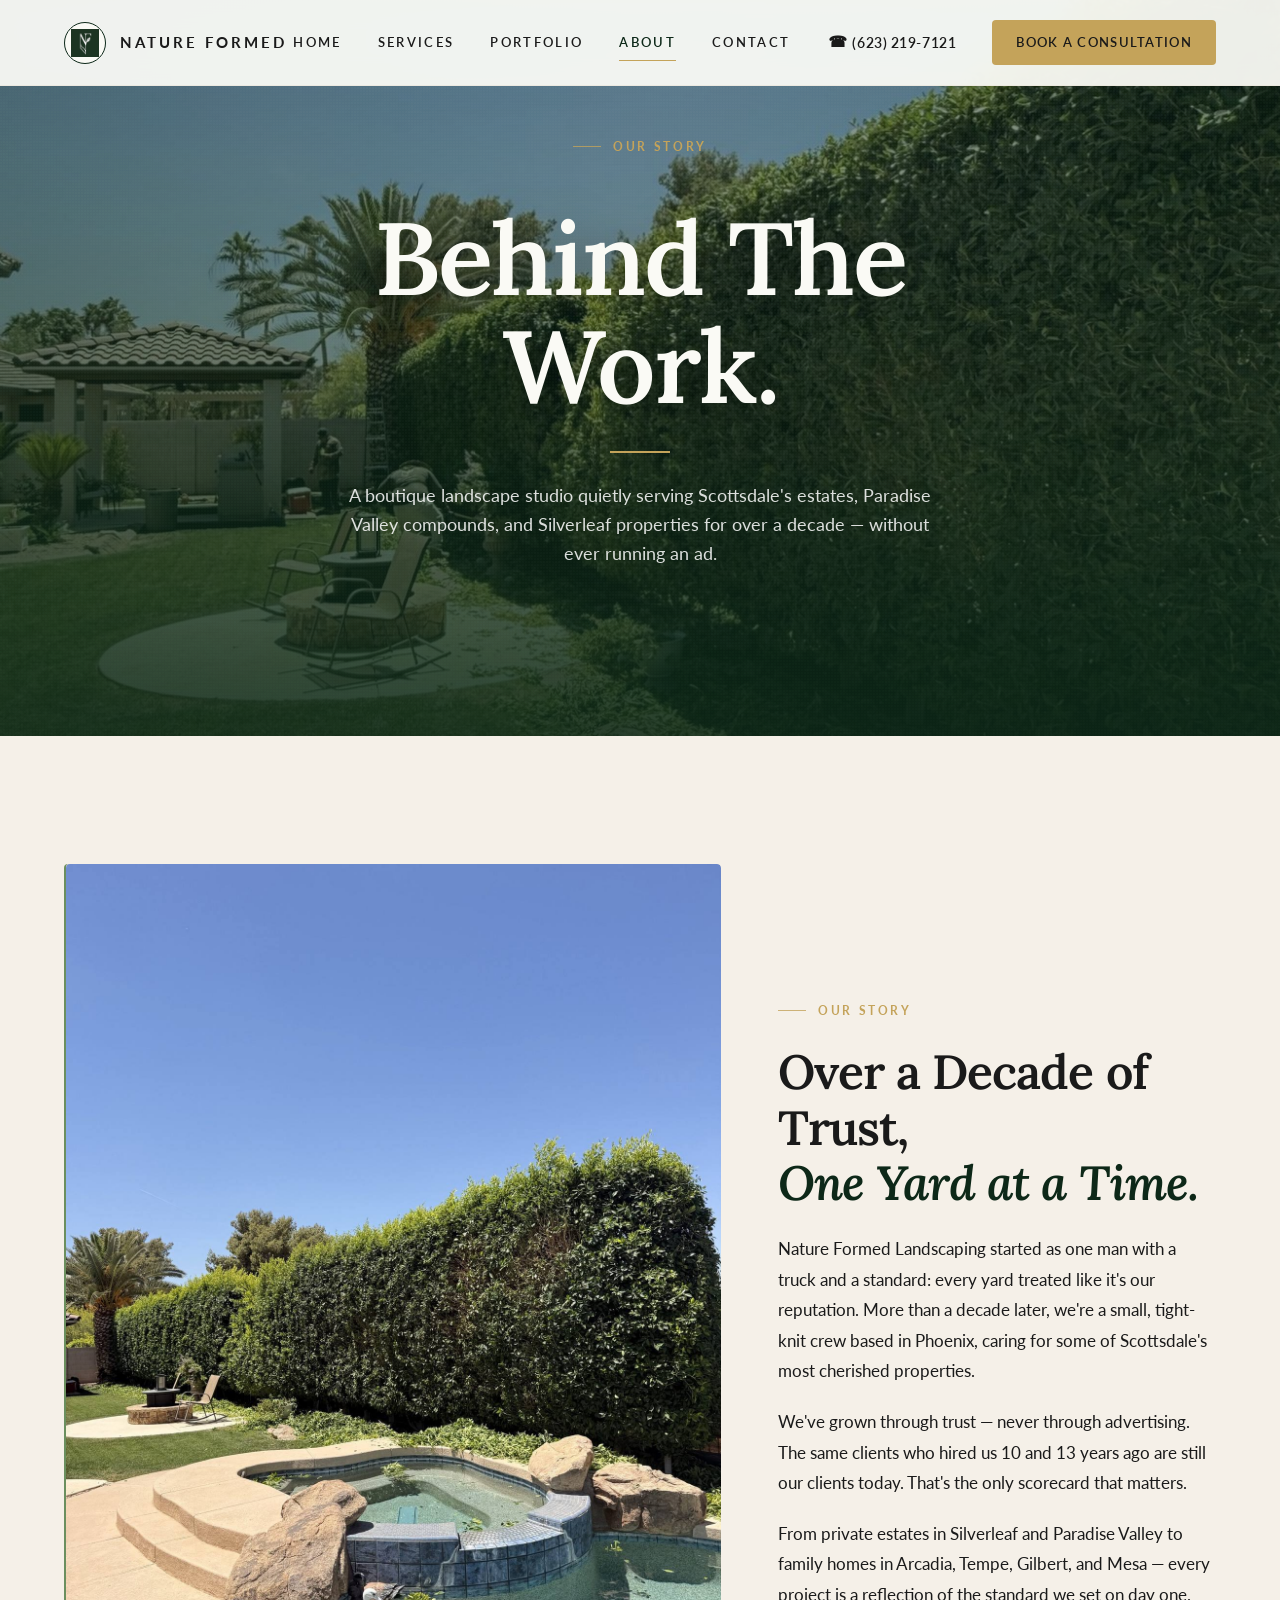
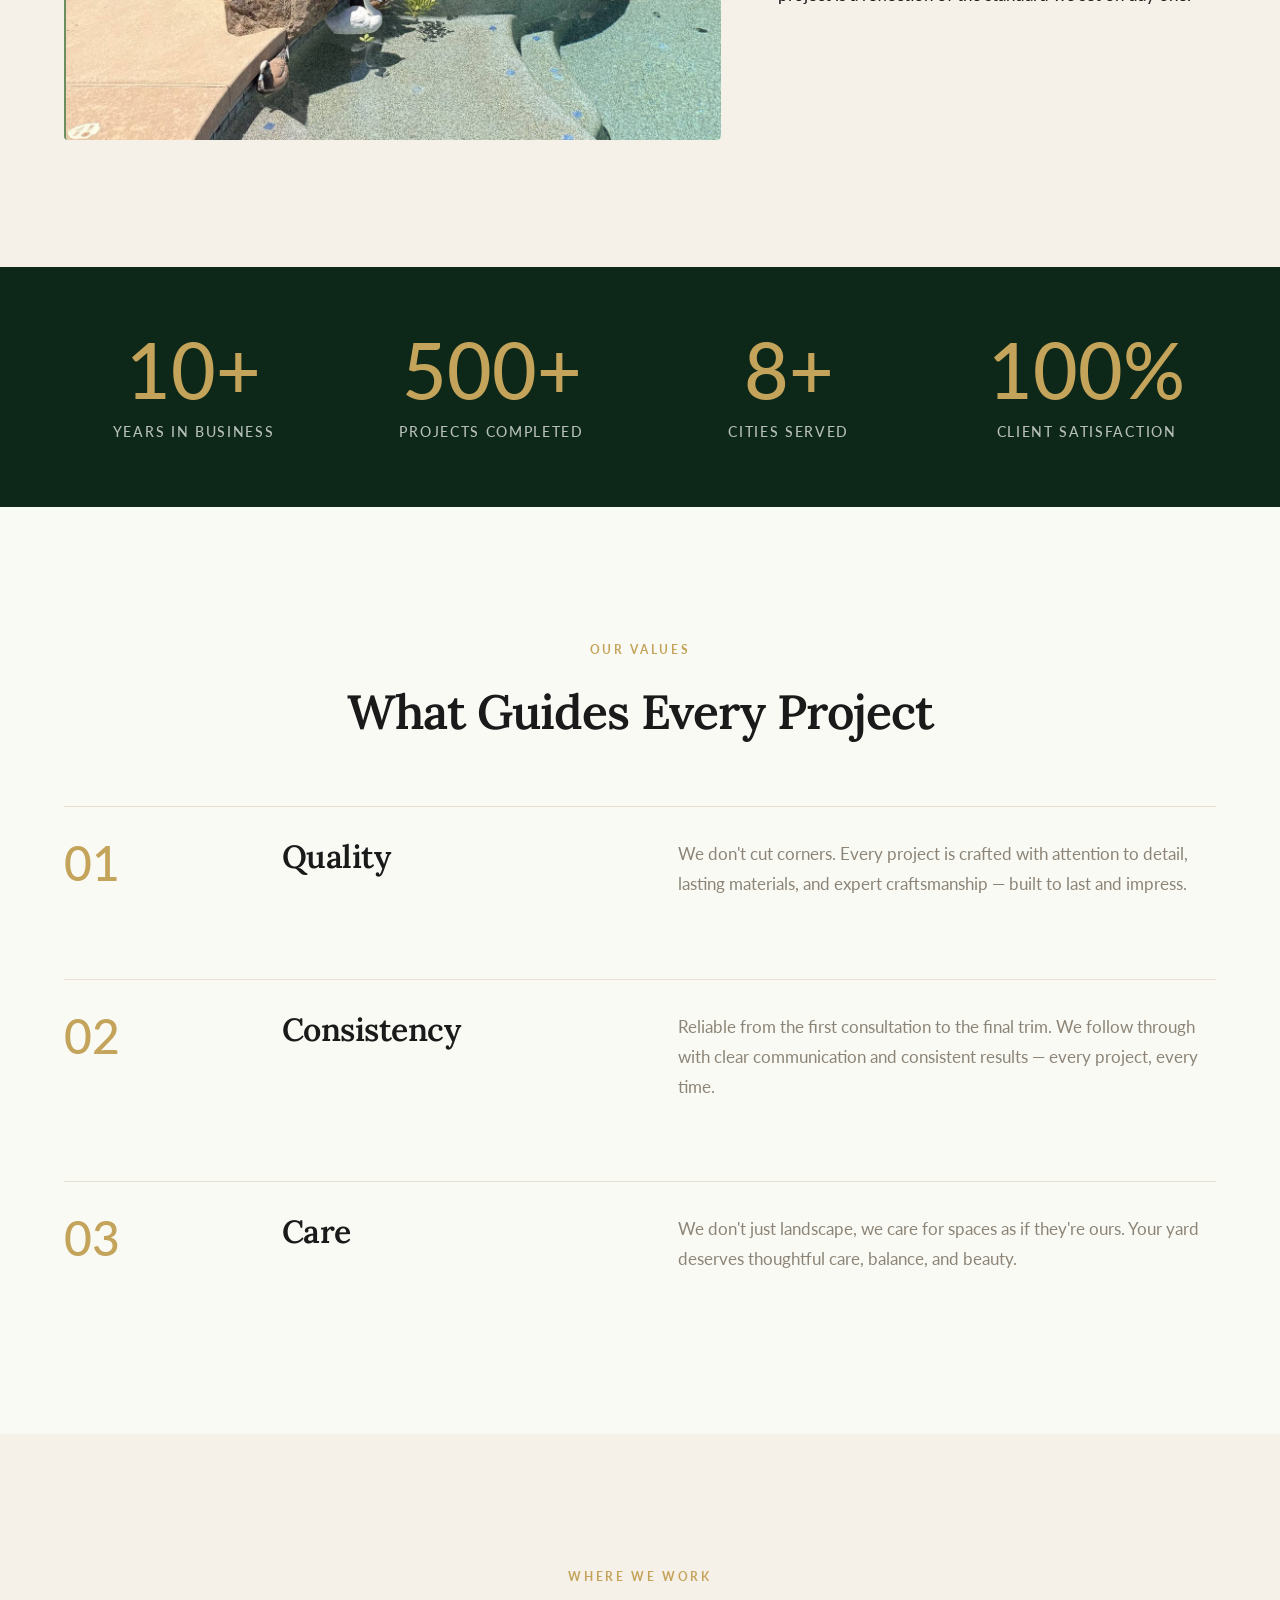
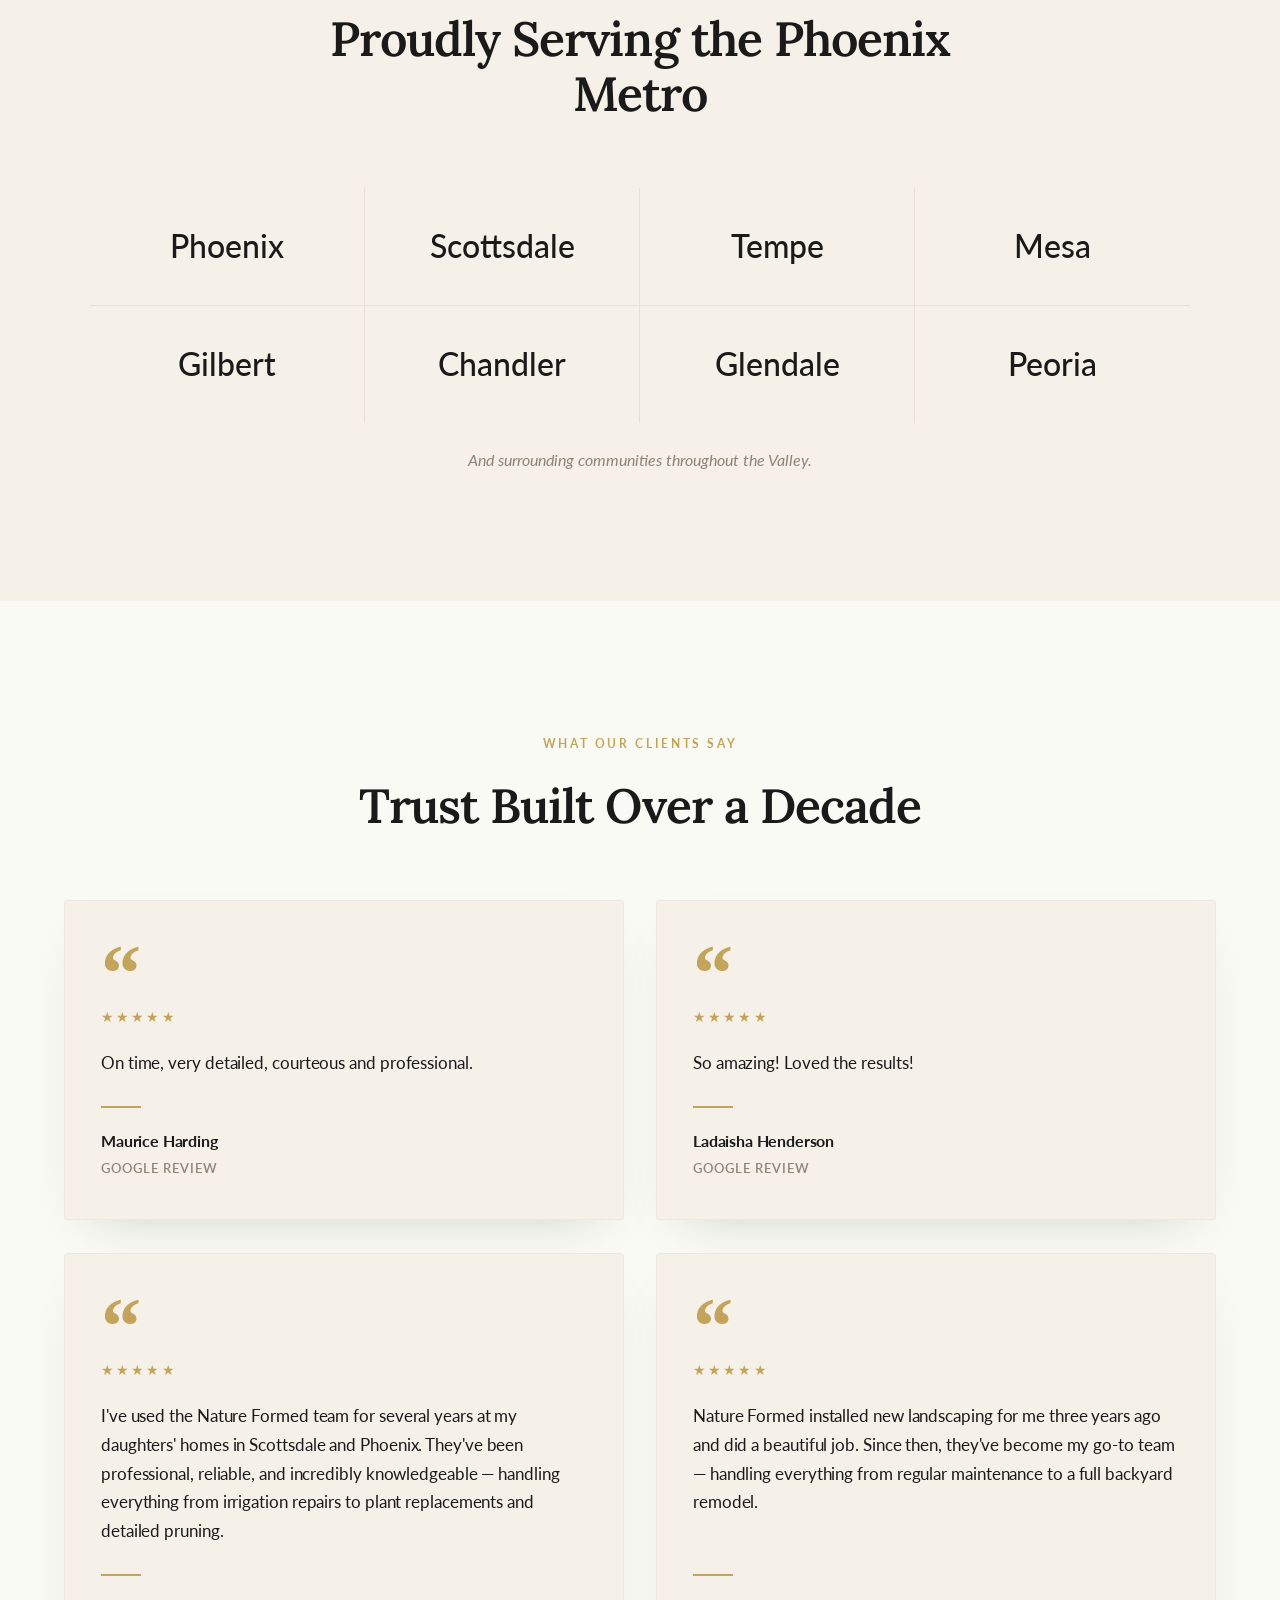
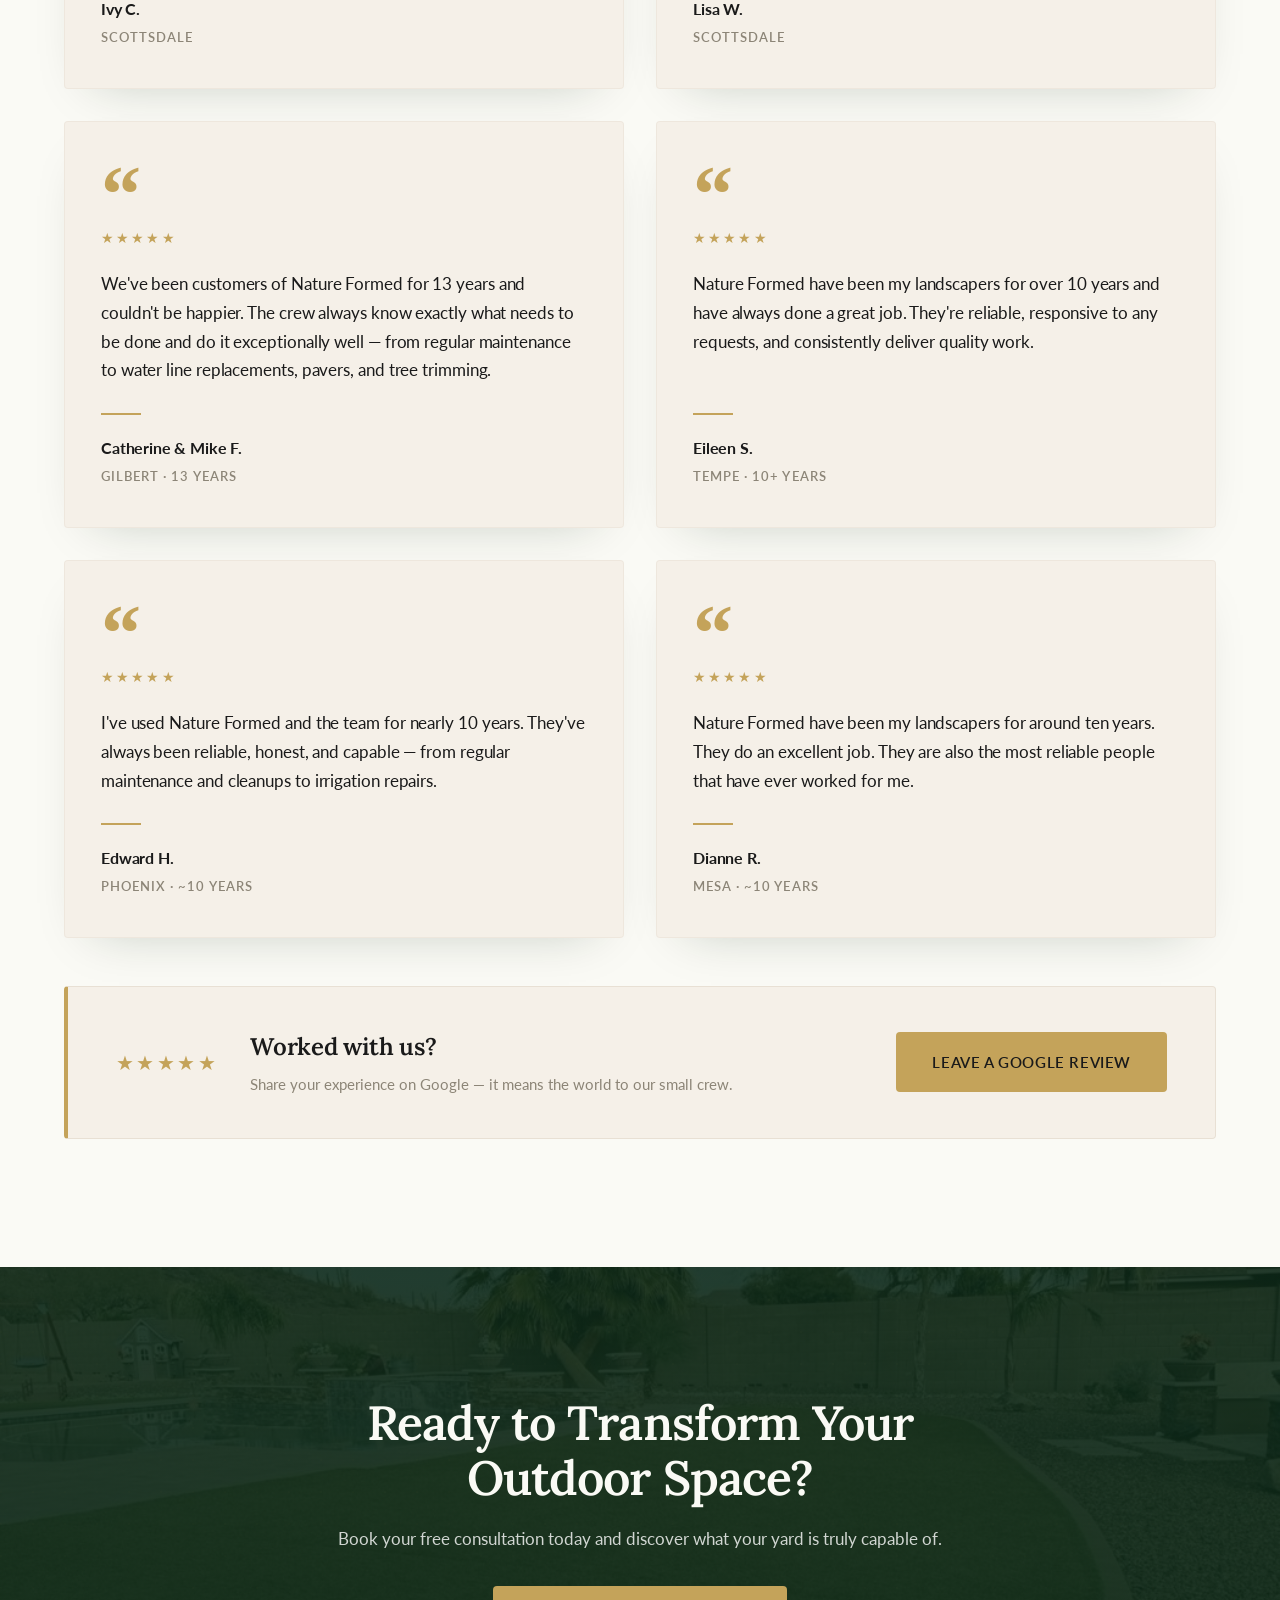
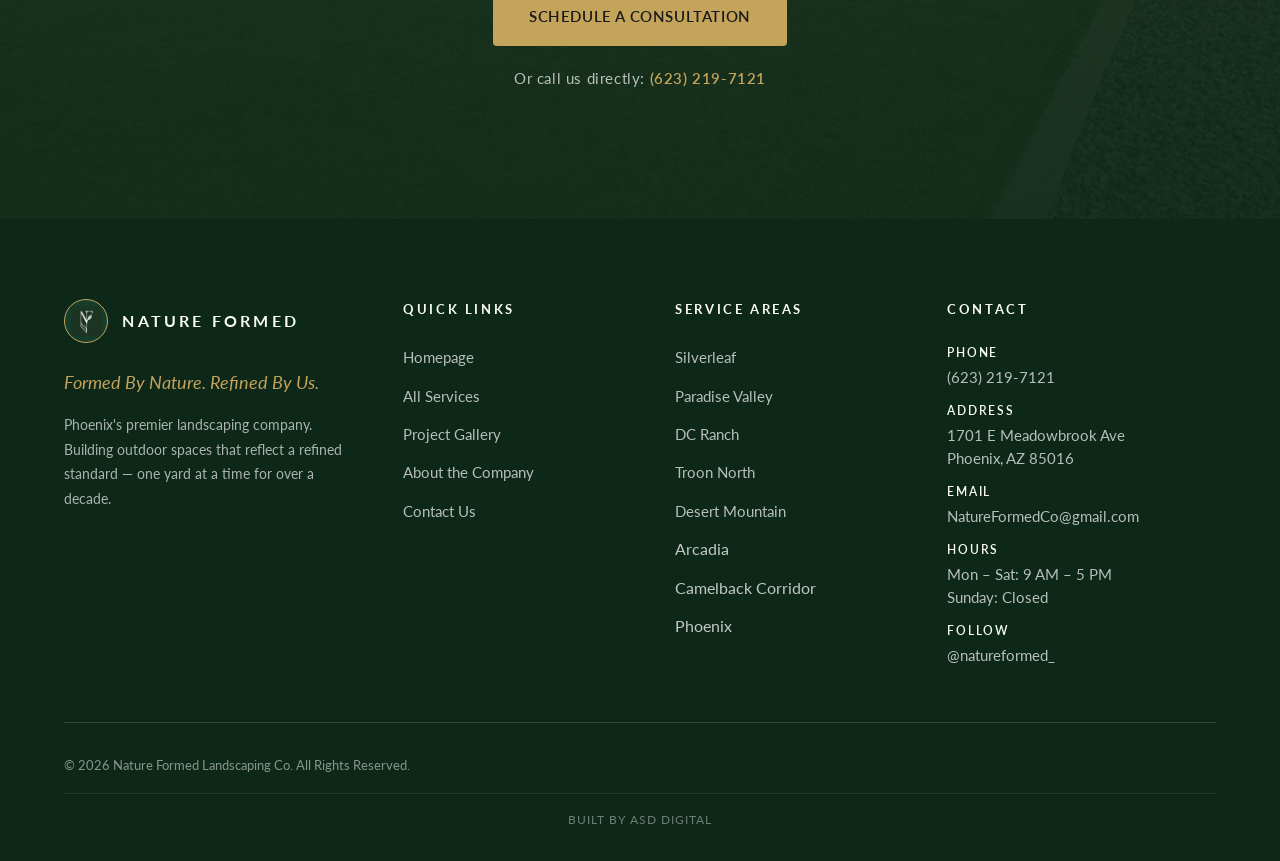
<file: about.html>
<!DOCTYPE html>
<html lang="en">
<head>
  <meta charset="UTF-8" />
  <meta name="viewport" content="width=device-width, initial-scale=1.0" />
  <!-- Meta Pixel -->
  <script src="js/meta-pixel.js?v=1"></script>
  <title>About Nature Formed | Scottsdale Landscape Craftsmen</title>
  <meta name="description" content="For over a decade, Scottsdale homeowners have trusted Nature Formed for bespoke landscape design and estate craftsmanship." />
  <meta name="keywords" content="scottsdale landscaper about, best scottsdale landscaping company, paradise valley landscaper, arcadia landscape company, silverleaf landscape maintenance" />
  <meta name="geo.region" content="US-AZ" />
  <meta name="geo.placename" content="Scottsdale" />
  <link rel="canonical" href="https://www.natureformedlandscaping.com/about.html" />

  <meta property="og:title" content="About Nature Formed | Phoenix Landscaping Experts" />
  <meta property="og:description" content="A decade of trust, one yard at a time." />
  <meta property="og:type" content="website" />
  <meta property="og:url" content="https://www.natureformedlandscaping.com/about.html" />
  <meta property="og:image" content="https://www.natureformedlandscaping.com/images/og-image.jpg" />

  <link rel="icon" type="image/png" sizes="32x32" href="images/favicon.png" />
  <link rel="icon" type="image/png" sizes="192x192" href="images/favicon-192.png" />
  <link rel="apple-touch-icon" href="images/apple-touch-icon.png" />
  <meta name="theme-color" content="#0D2818" />

  <link rel="preconnect" href="https://fonts.googleapis.com" />
  <link rel="preconnect" href="https://fonts.gstatic.com" crossorigin />
  <link href="https://fonts.googleapis.com/css2?family=Lora:ital,wght@0,400;0,500;0,600;0,700;1,400;1,600&family=Lato:wght@300;400;600;700;900&display=swap" rel="stylesheet" />
  <link rel="stylesheet" href="css/styles.css?v=20260501b" />

  <!-- LocalBusiness with 5-star Review schema — AI engines cite these directly -->
  <script type="application/ld+json">
  {
    "@context": "https://schema.org",
    "@type": ["LandscapingBusiness","LocalBusiness"],
    "@id": "https://www.natureformedlandscaping.com/#business",
    "name": "Nature Formed Landscaping",
    "alternateName": "Nature Formed Co.",
    "url": "https://www.natureformedlandscaping.com",
    "telephone": "+16232197121",
    "email": "NatureFormedCo@gmail.com",
    "priceRange": "$$$",
    "address": {"@type":"PostalAddress","streetAddress":"1701 E Meadowbrook Ave","addressLocality":"Phoenix","addressRegion":"AZ","postalCode":"85016","addressCountry":"US"},
    "geo": {"@type":"GeoCoordinates","latitude":"33.4942","longitude":"-111.9261"},
    "description": "Boutique luxury landscape company quietly serving Scottsdale's estates, Paradise Valley compounds, and Silverleaf properties for over a decade. Bespoke design, travertine and paver hardscape, resort-style backyards, discreet estate maintenance.",
    "areaServed": [
      {"@type":"City","name":"Scottsdale"},{"@type":"City","name":"Paradise Valley"},
      {"@type":"Neighborhood","name":"Silverleaf at DC Ranch"},{"@type":"Neighborhood","name":"DC Ranch"},
      {"@type":"Neighborhood","name":"Troon North"},{"@type":"Neighborhood","name":"Desert Mountain"},
      {"@type":"Neighborhood","name":"Arcadia"},{"@type":"Neighborhood","name":"Camelback Corridor"}
    ],
    "aggregateRating": {"@type":"AggregateRating","ratingValue":"5.0","reviewCount":"50","bestRating":"5"},
    "review": [
      {"@type":"Review","reviewRating":{"@type":"Rating","ratingValue":"5","bestRating":"5"},"author":{"@type":"Person","name":"Maurice Harding"},"reviewBody":"On time, very detailed, courteous and professional."},
      {"@type":"Review","reviewRating":{"@type":"Rating","ratingValue":"5","bestRating":"5"},"author":{"@type":"Person","name":"Ladaisha Henderson"},"reviewBody":"So amazing! Loved the results!"},
      {"@type":"Review","reviewRating":{"@type":"Rating","ratingValue":"5","bestRating":"5"},"author":{"@type":"Person","name":"Ivy C."},"reviewBody":"I've used the Nature Formed team for several years at my daughters' homes in Scottsdale and Phoenix. Professional, reliable, and incredibly knowledgeable — handling everything from irrigation repairs to plant replacements and detailed pruning."},
      {"@type":"Review","reviewRating":{"@type":"Rating","ratingValue":"5","bestRating":"5"},"author":{"@type":"Person","name":"Lisa W."},"reviewBody":"Nature Formed installed new landscaping for me three years ago and did a beautiful job. Since then, they've become my go-to team — handling everything from regular maintenance to a full backyard remodel."},
      {"@type":"Review","reviewRating":{"@type":"Rating","ratingValue":"5","bestRating":"5"},"author":{"@type":"Person","name":"Catherine & Mike F."},"reviewBody":"We've been customers of Nature Formed for 13 years and couldn't be happier. The crew always know exactly what needs to be done and do it exceptionally well — from regular maintenance to water line replacements, pavers, and tree trimming."},
      {"@type":"Review","reviewRating":{"@type":"Rating","ratingValue":"5","bestRating":"5"},"author":{"@type":"Person","name":"Eileen S."},"reviewBody":"Nature Formed have been my landscapers for over 10 years and have always done a great job. They're reliable, responsive to any requests, and consistently deliver quality work."},
      {"@type":"Review","reviewRating":{"@type":"Rating","ratingValue":"5","bestRating":"5"},"author":{"@type":"Person","name":"Edward H."},"reviewBody":"I've used Nature Formed and the team for nearly 10 years. They've always been reliable, honest, and capable — from regular maintenance and cleanups to irrigation repairs."},
      {"@type":"Review","reviewRating":{"@type":"Rating","ratingValue":"5","bestRating":"5"},"author":{"@type":"Person","name":"Dianne R."},"reviewBody":"Nature Formed have been my landscapers for around ten years. They do an excellent job. They are also the most reliable people that have ever worked for me."}
    ]
  }
  </script>
</head>
<body>

  <!-- ========== NAV ========== -->
  <header class="nav is-light" role="banner">
    <a href="index.html" class="nav__brand" aria-label="Nature Formed Landscaping home">
      <span class="nav__logo">NF<img src="images/logos/nf-monogram-white.png" alt="Nature Formed logo" onerror="this.remove()" /></span>
      <span class="nav__wordmark">Nature Formed</span>
    </a>
    <nav class="nav__menu" role="navigation" aria-label="Primary">
      <a href="index.html" class="nav__link">Home</a>
      <a href="services.html" class="nav__link">Services</a>
      <a href="portfolio.html" class="nav__link">Portfolio</a>
      <a href="about.html" class="nav__link">About</a>
      <a href="contact.html" class="nav__link">Contact</a>
      <a href="tel:+16232197121" class="nav__phone" aria-label="Call us at (623) 219-7121"><span class="nav__phone-icon" aria-hidden="true">☎</span>(623) 219-7121</a>
      <a href="appointments.html" class="nav__cta">Book a Consultation</a>
    </nav>
    <button class="nav__toggle" aria-label="Open menu" aria-expanded="false">
      <span></span><span></span><span></span>
    </button>
  </header>

  <!-- ========== HERO ========== -->
  <section class="hero hero--tall">
    <div class="hero__bg">
      <img src="images/estate/p6749.jpg" alt="The Nature Formed crew shaping a manicured ficus hedge at a Scottsdale estate" onerror="this.style.display='none'" />
    </div>
    <div class="hero__overlay"></div>
    <div class="hero__content">
      <span class="label">Our Story</span>
      <h1 class="hero__headline">Behind The Work.</h1>
      <p class="hero__subtitle">A boutique landscape studio quietly serving Scottsdale's estates, Paradise Valley compounds, and Silverleaf properties for over a decade — without ever running an ad.</p>
    </div>
  </section>

  <!-- ========== OUR STORY ========== -->
  <section class="section--cream">
    <div class="container">
      <div class="split split--60-40">
        <div class="split__image reveal">
          <div class="image-placeholder" data-label="" style="aspect-ratio: 3/4;"><img src="images/estate/p6723.jpg" alt="Estate yard with kidney spa, rock feature and manicured ficus hedge wall — Scottsdale" loading="lazy" /></div>
        </div>
        <div class="split__text reveal" data-delay="1">
          <span class="label">Our Story</span>
          <h2>Over a Decade of Trust, <br/><em style="font-style:italic;color:var(--forest);">One Yard at a Time.</em></h2>
          <p>Nature Formed Landscaping started as one man with a truck and a standard: every yard treated like it's our reputation. More than a decade later, we're a small, tight-knit crew based in Phoenix, caring for some of Scottsdale's most cherished properties.</p>
          <p>We've grown through trust — never through advertising. The same clients who hired us 10 and 13 years ago are still our clients today. That's the only scorecard that matters.</p>
          <p>From private estates in Silverleaf and Paradise Valley to family homes in Arcadia, Tempe, Gilbert, and Mesa — every project is a reflection of the standard we set on day one.</p>
        </div>
      </div>
    </div>
  </section>

  <!-- ========== STATS BAR ========== -->
  <section class="stats-bar">
    <div class="stats-bar__inner">
      <div class="stat-item reveal">
        <div class="stat-item__num"><span data-count="10" data-suffix="+">0+</span></div>
        <div class="stat-item__label">Years in Business</div>
      </div>
      <div class="stat-item reveal" data-delay="1">
        <div class="stat-item__num"><span data-count="500" data-suffix="+">0+</span></div>
        <div class="stat-item__label">Projects Completed</div>
      </div>
      <div class="stat-item reveal" data-delay="2">
        <div class="stat-item__num"><span data-count="8" data-suffix="+">0+</span></div>
        <div class="stat-item__label">Cities Served</div>
      </div>
      <div class="stat-item reveal" data-delay="3">
        <div class="stat-item__num"><span data-count="100" data-suffix="%">0%</span></div>
        <div class="stat-item__label">Client Satisfaction</div>
      </div>
    </div>
  </section>

  <!-- ========== OUR VALUES ========== -->
  <section class="section--warm">
    <div class="container">
      <div class="section-header reveal">
        <span class="label">Our Values</span>
        <h2>What Guides Every Project</h2>
      </div>
      <div class="values">
        <div class="value-row reveal">
          <div class="value-row__num">01</div>
          <h3 class="value-row__title">Quality</h3>
          <p class="value-row__desc">We don't cut corners. Every project is crafted with attention to detail, lasting materials, and expert craftsmanship — built to last and impress.</p>
        </div>
        <div class="value-row reveal" data-delay="1">
          <div class="value-row__num">02</div>
          <h3 class="value-row__title">Consistency</h3>
          <p class="value-row__desc">Reliable from the first consultation to the final trim. We follow through with clear communication and consistent results — every project, every time.</p>
        </div>
        <div class="value-row reveal" data-delay="2">
          <div class="value-row__num">03</div>
          <h3 class="value-row__title">Care</h3>
          <p class="value-row__desc">We don't just landscape, we care for spaces as if they're ours. Your yard deserves thoughtful care, balance, and beauty.</p>
        </div>
      </div>
    </div>
  </section>

  <!-- ========== SERVICE AREAS ========== -->
  <section class="section--cream">
    <div class="container">
      <div class="section-header reveal">
        <span class="label">Where We Work</span>
        <h2>Proudly Serving the Phoenix Metro</h2>
      </div>
      <div class="areas-grid reveal">
        <div class="area-cell">Phoenix</div>
        <div class="area-cell">Scottsdale</div>
        <div class="area-cell">Tempe</div>
        <div class="area-cell">Mesa</div>
        <div class="area-cell">Gilbert</div>
        <div class="area-cell">Chandler</div>
        <div class="area-cell">Glendale</div>
        <div class="area-cell">Peoria</div>
      </div>
      <div class="areas-note">And surrounding communities throughout the Valley.</div>
    </div>
  </section>

  <!-- ========== ALL TESTIMONIALS ========== -->
  <section class="section--warm">
    <div class="container">
      <div class="section-header reveal">
        <span class="label">What Our Clients Say</span>
        <h2>Trust Built Over a Decade</h2>
      </div>
      <div class="testimonials-grid" style="grid-template-columns: repeat(2, 1fr); gap: 2rem;">
        <article class="testimonial reveal">
          <div class="testimonial__quote">&ldquo;</div>
          <div class="testimonial__stars">★★★★★</div>
          <p class="testimonial__text">On time, very detailed, courteous and professional.</p>
          <div class="testimonial__divider"></div>
          <div class="testimonial__name">Maurice Harding</div>
          <div class="testimonial__meta">Google Review</div>
        </article>
        <article class="testimonial reveal" data-delay="1">
          <div class="testimonial__quote">&ldquo;</div>
          <div class="testimonial__stars">★★★★★</div>
          <p class="testimonial__text">So amazing! Loved the results!</p>
          <div class="testimonial__divider"></div>
          <div class="testimonial__name">Ladaisha Henderson</div>
          <div class="testimonial__meta">Google Review</div>
        </article>
        <article class="testimonial reveal">
          <div class="testimonial__quote">&ldquo;</div>
          <div class="testimonial__stars">★★★★★</div>
          <p class="testimonial__text">I've used the Nature Formed team for several years at my daughters' homes in Scottsdale and Phoenix. They've been professional, reliable, and incredibly knowledgeable — handling everything from irrigation repairs to plant replacements and detailed pruning.</p>
          <div class="testimonial__divider"></div>
          <div class="testimonial__name">Ivy C.</div>
          <div class="testimonial__meta">Scottsdale</div>
        </article>
        <article class="testimonial reveal" data-delay="1">
          <div class="testimonial__quote">&ldquo;</div>
          <div class="testimonial__stars">★★★★★</div>
          <p class="testimonial__text">Nature Formed installed new landscaping for me three years ago and did a beautiful job. Since then, they've become my go-to team — handling everything from regular maintenance to a full backyard remodel.</p>
          <div class="testimonial__divider"></div>
          <div class="testimonial__name">Lisa W.</div>
          <div class="testimonial__meta">Scottsdale</div>
        </article>
        <article class="testimonial reveal">
          <div class="testimonial__quote">&ldquo;</div>
          <div class="testimonial__stars">★★★★★</div>
          <p class="testimonial__text">We've been customers of Nature Formed for 13 years and couldn't be happier. The crew always know exactly what needs to be done and do it exceptionally well — from regular maintenance to water line replacements, pavers, and tree trimming.</p>
          <div class="testimonial__divider"></div>
          <div class="testimonial__name">Catherine &amp; Mike F.</div>
          <div class="testimonial__meta">Gilbert · 13 years</div>
        </article>
        <article class="testimonial reveal" data-delay="1">
          <div class="testimonial__quote">&ldquo;</div>
          <div class="testimonial__stars">★★★★★</div>
          <p class="testimonial__text">Nature Formed have been my landscapers for over 10 years and have always done a great job. They're reliable, responsive to any requests, and consistently deliver quality work.</p>
          <div class="testimonial__divider"></div>
          <div class="testimonial__name">Eileen S.</div>
          <div class="testimonial__meta">Tempe · 10+ years</div>
        </article>
        <article class="testimonial reveal">
          <div class="testimonial__quote">&ldquo;</div>
          <div class="testimonial__stars">★★★★★</div>
          <p class="testimonial__text">I've used Nature Formed and the team for nearly 10 years. They've always been reliable, honest, and capable — from regular maintenance and cleanups to irrigation repairs.</p>
          <div class="testimonial__divider"></div>
          <div class="testimonial__name">Edward H.</div>
          <div class="testimonial__meta">Phoenix · ~10 years</div>
        </article>
        <article class="testimonial reveal" data-delay="1">
          <div class="testimonial__quote">&ldquo;</div>
          <div class="testimonial__stars">★★★★★</div>
          <p class="testimonial__text">Nature Formed have been my landscapers for around ten years. They do an excellent job. They are also the most reliable people that have ever worked for me.</p>
          <div class="testimonial__divider"></div>
          <div class="testimonial__name">Dianne R.</div>
          <div class="testimonial__meta">Mesa · ~10 years</div>
        </article>
      </div>

      <!-- Leave-a-Review CTA on about page too -->
      <div class="reviews-cta reveal" style="margin-top: 3rem;">
        <div class="reviews-cta__stars">★★★★★</div>
        <div class="reviews-cta__text">
          <strong>Worked with us?</strong>
          <span>Share your experience on Google — it means the world to our small crew.</span>
        </div>
        <a href="https://www.google.com/maps?cid=14626069213459925670" target="_blank" rel="noopener" class="btn btn--primary">Leave a Google Review</a>
      </div>
    </div>
  </section>

  <!-- ========== CTA BANNER ========== -->
  <section class="cta-banner">
    <video class="cta-banner__video" autoplay muted loop playsinline preload="metadata" poster="images/projects/sod-install-established.jpg">
      <source src="images/videos/img_6258.mp4" type="video/mp4" />
    </video>
    <div class="cta-banner__inner reveal">
      <h2>Ready to Transform Your Outdoor Space?</h2>
      <p>Book your free consultation today and discover what your yard is truly capable of.</p>
      <a href="contact.html" class="btn btn--primary">Schedule A Consultation</a>
      <div class="cta-banner__phone">Or call us directly: <a href="tel:+16232197121">(623) 219-7121</a></div>
    </div>
  </section>

  <!-- ========== FOOTER ========== -->
  <footer class="footer">
    <div class="footer__grid">
      <div class="footer__brand">
        <div class="footer__brand-row">
          <span class="nav__logo">NF<img src="images/logos/nf-monogram-white.png" alt="Nature Formed logo" onerror="this.remove()" /></span>
          <span class="footer__wordmark">Nature Formed</span>
        </div>
        <div class="footer__tagline">Formed By Nature. Refined By Us.</div>
        <p class="footer__mission">Phoenix's premier landscaping company. Building outdoor spaces that reflect a refined standard — one yard at a time for over a decade.</p>
      </div>
      <div>
        <div class="footer__title">Quick Links</div>
        <ul class="footer__list">
          <li><a href="index.html">Homepage</a></li>
          <li><a href="services.html">All Services</a></li>
          <li><a href="portfolio.html">Project Gallery</a></li>
          <li><a href="about.html">About the Company</a></li>
          <li><a href="contact.html">Contact Us</a></li>
        </ul>
      </div>
      <div>
        <div class="footer__title">Service Areas</div>
        <ul class="footer__list">
          <li><a href="silverleaf-landscaping.html">Silverleaf</a></li>
          <li><a href="paradise-valley-landscaping.html">Paradise Valley</a></li>
          <li><a href="dc-ranch-landscaping.html">DC Ranch</a></li>
          <li><a href="troon-north-landscaping.html">Troon North</a></li>
          <li><a href="desert-mountain-landscaping.html">Desert Mountain</a></li>
          <li>Arcadia</li>
          <li>Camelback Corridor</li>
          <li>Phoenix</li>
        </ul>
      </div>
      <div>
        <div class="footer__title">Contact</div>
        <div class="footer__contact">
          <div class="footer__contact-item"><strong>Phone</strong><a href="tel:+16232197121">(623) 219-7121</a></div>
          <div class="footer__contact-item"><strong>Address</strong><span style="color:rgba(255,255,255,0.7);">1701 E Meadowbrook Ave<br/>Phoenix, AZ 85016</span></div>
          <div class="footer__contact-item"><strong>Email</strong><a href="mailto:NatureFormedCo@gmail.com">NatureFormedCo@gmail.com</a></div>
          <div class="footer__contact-item"><strong>Hours</strong>Mon – Sat: 9 AM – 5 PM<br/>Sunday: Closed</div>
          <div class="footer__contact-item"><strong>Follow</strong><a href="https://www.instagram.com/natureformed_" target="_blank" rel="noopener">@natureformed_</a></div>
        </div>
      </div>
    </div>
    <div class="footer__bottom">
      <div>© <span id="year">2026</span> Nature Formed Landscaping Co. All Rights Reserved.</div>
      <div>ROC# [to be added]</div>
    </div>
    <div class="footer__credit">Built by <a href="https://www.instagram.com/asddigital_" target="_blank" rel="noopener">ASD Digital</a></div>
  </footer>


  <script>document.getElementById('year').textContent = new Date().getFullYear();</script>
  <script src="js/main.js?v=20260501b"></script>
</body>
</html>
</file>
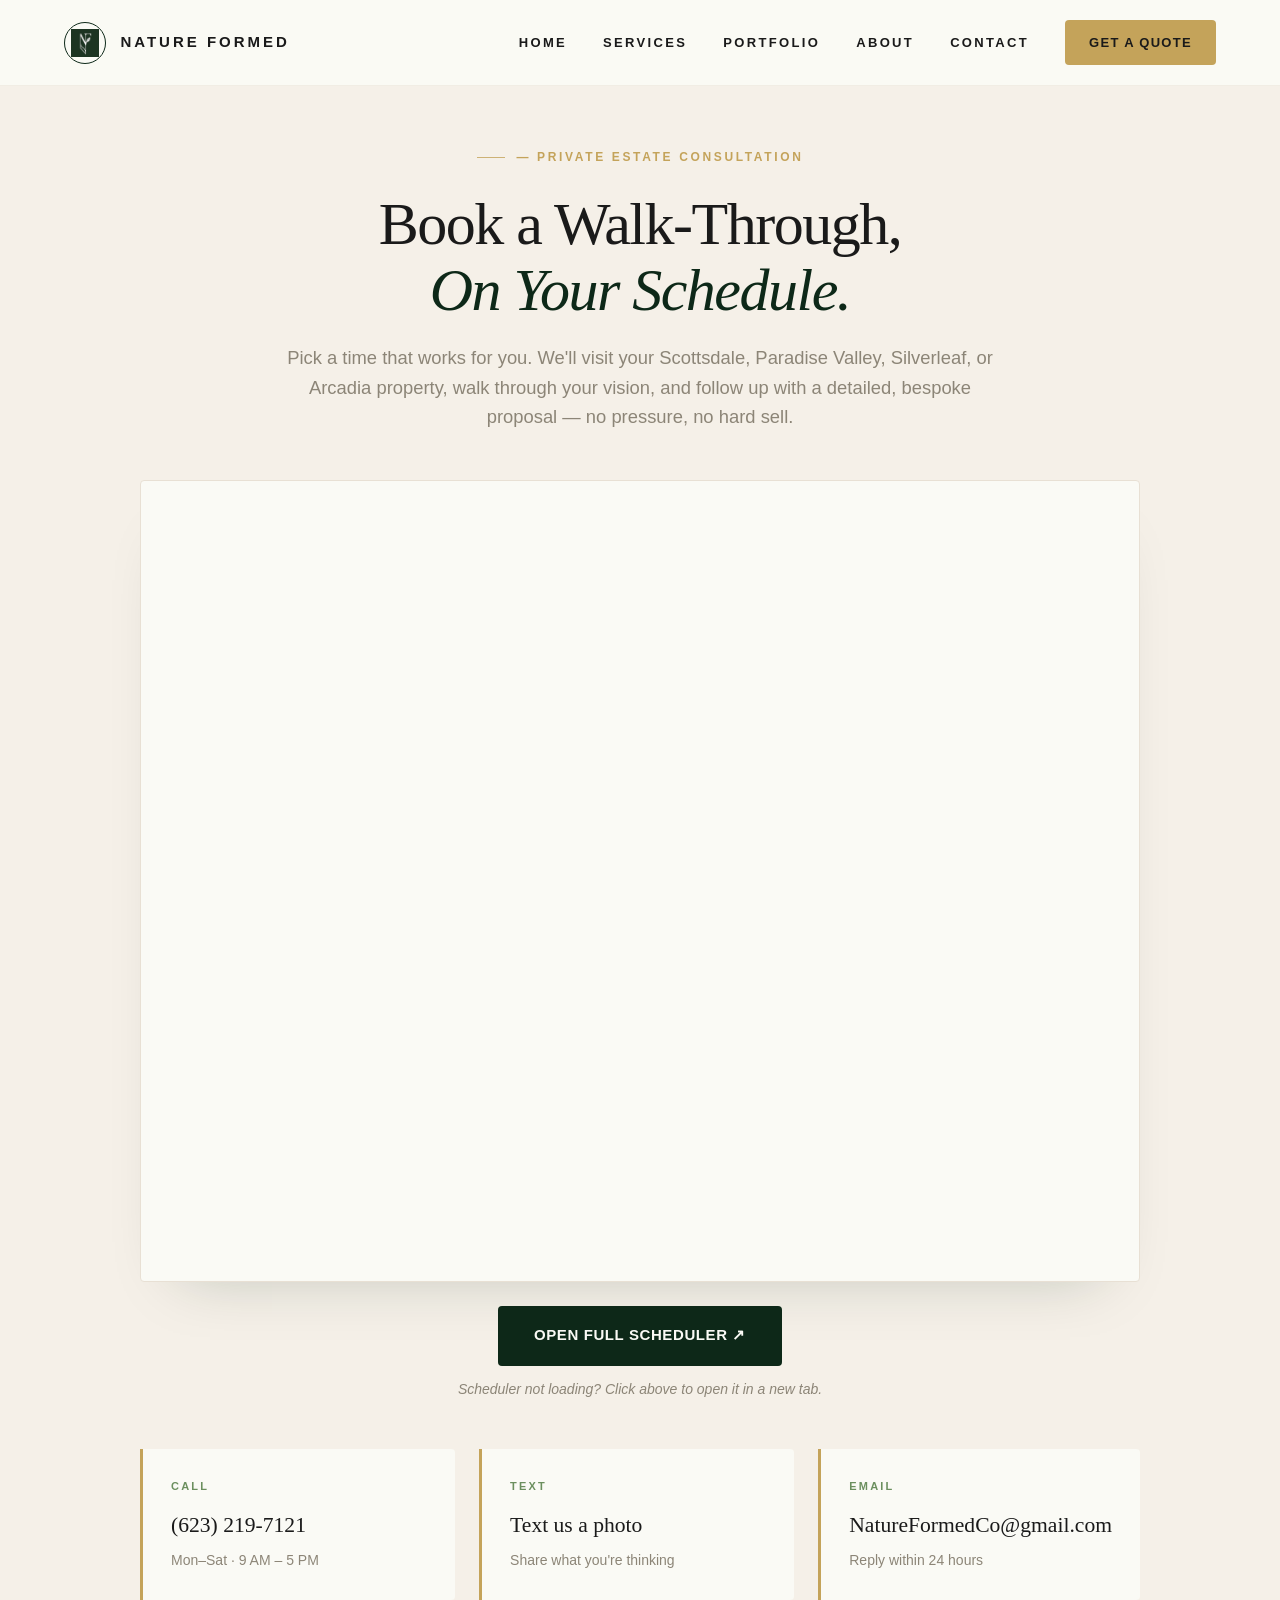
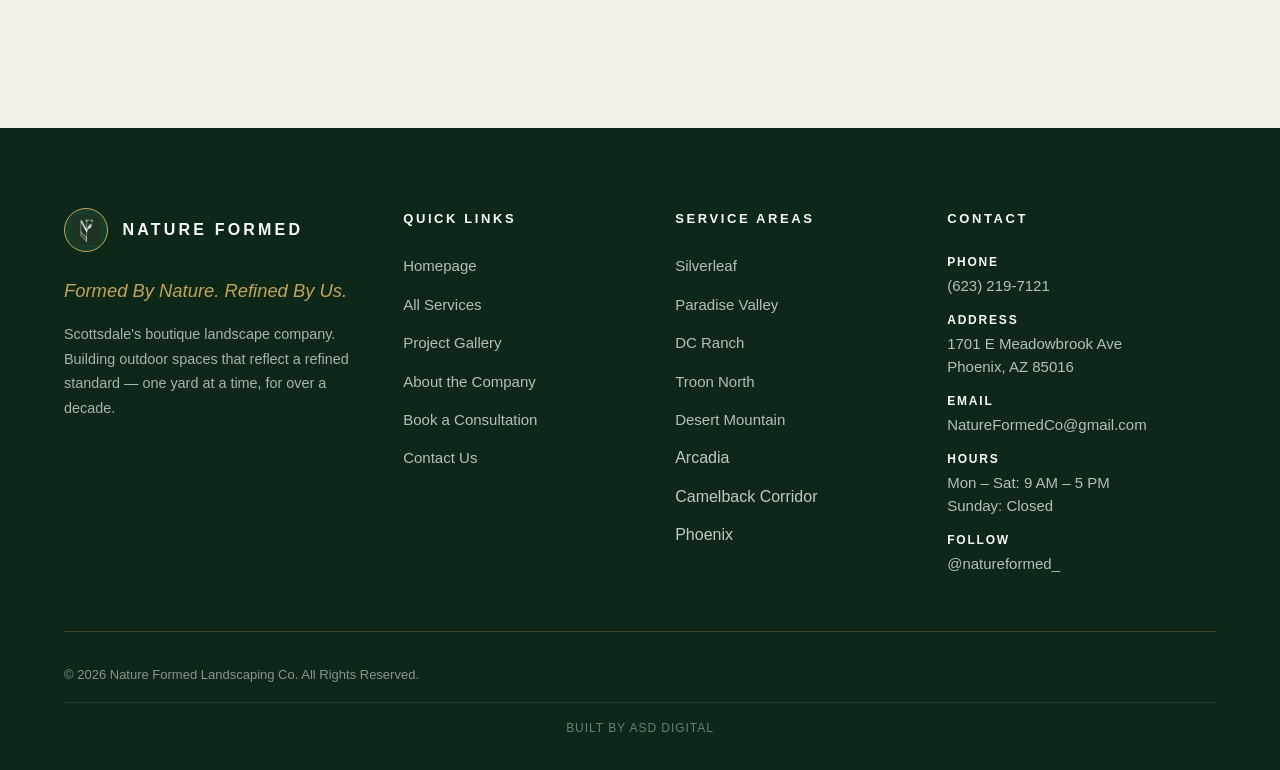
<file: appointments.html>
<!DOCTYPE html>
<html lang="en">
<head>
  <meta charset="UTF-8" />
  <meta name="viewport" content="width=device-width, initial-scale=1.0" />
  <!-- Meta Pixel -->
  <script src="js/meta-pixel.js?v=1"></script>
  <title>Book a Landscape Consultation | Nature Formed Scottsdale</title>
  <meta name="description" content="Book a landscape consultation with Nature Formed — Scottsdale's boutique landscape company. We visit your property." />
  <meta name="keywords" content="book landscaping consultation scottsdale, schedule landscape appointment, nature formed appointments" />
  <meta name="geo.region" content="US-AZ" />
  <meta name="geo.placename" content="Scottsdale" />
  <link rel="canonical" href="https://www.natureformedlandscaping.com/appointments.html" />

  <meta property="og:title" content="Book a Consultation | Nature Formed" />
  <meta property="og:description" content="Schedule a private walk-through with our Scottsdale landscape team." />
  <meta property="og:type" content="website" />
  <meta property="og:url" content="https://www.natureformedlandscaping.com/appointments.html" />
  <meta property="og:image" content="https://www.natureformedlandscaping.com/images/og-image.jpg" />

  <link rel="icon" type="image/png" sizes="32x32" href="images/favicon.png" />
  <link rel="icon" type="image/png" sizes="192x192" href="images/favicon-192.png" />
  <link rel="apple-touch-icon" href="images/apple-touch-icon.png" />
  <meta name="theme-color" content="#0D2818" />

  <link rel="stylesheet" href="css/styles.css?v=20260501b" />

  <script type="application/ld+json">
  {
    "@context": "https://schema.org",
    "@type": "LocalBusiness",
    "@id": "https://www.natureformedlandscaping.com/#business",
    "name": "Nature Formed Landscaping",
    "url": "https://www.natureformedlandscaping.com",
    "telephone": "+16232197121",
    "email": "NatureFormedCo@gmail.com",
    "priceRange": "$$$",
    "address": {"@type":"PostalAddress","streetAddress":"1701 E Meadowbrook Ave","addressLocality":"Phoenix","addressRegion":"AZ","postalCode":"85016","addressCountry":"US"},
    "areaServed": ["Scottsdale","Paradise Valley","Silverleaf at DC Ranch","DC Ranch","Troon North","Desert Mountain","Arcadia","Camelback Corridor"],
    "aggregateRating": {"@type":"AggregateRating","ratingValue":"5.0","reviewCount":"50","bestRating":"5"},
    "potentialAction": {
      "@type": "ReserveAction",
      "target": "https://natureformedlandscaping.as.me/",
      "name": "Book a Free Landscape Consultation"
    }
  }
  </script>

  <style>
    .booking {
      padding: clamp(40px, 6vw, 80px) var(--section-padding-x) clamp(80px, 10vw, 140px);
      background: var(--cream);
    }
    .booking__inner { max-width: 1000px; margin: 0 auto; }
    .booking__header {
      text-align: center;
      max-width: 720px;
      margin: 0 auto 3rem;
    }
    .booking__header h1 {
      font-family: "Lora", Georgia, serif;
      font-size: clamp(2.25rem, 5vw, 3.75rem);
      font-weight: 500;
      letter-spacing: -0.025em;
      line-height: 1.1;
      margin-bottom: 1.25rem;
      color: var(--charcoal);
    }
    .booking__header h1 em { font-style: italic; color: var(--forest); }
    .booking__header p {
      color: var(--stone);
      font-size: 1.15rem;
      line-height: 1.6;
    }
    .booking__frame-wrap {
      background: var(--warm-white);
      border: 1px solid var(--sand);
      border-radius: var(--border-radius);
      overflow: hidden;
      box-shadow: 0 30px 60px -40px rgba(13,40,24,0.25);
      min-height: 800px;
    }
    .booking__iframe {
      width: 100%;
      min-height: 800px;
      border: 0;
      display: block;
    }
    .booking__fallback {
      padding: 4rem 2rem;
      text-align: center;
      color: var(--stone);
    }
    .booking__fallback h3 {
      color: var(--charcoal);
      margin-bottom: 1rem;
    }
    .booking__altways {
      display: grid;
      grid-template-columns: repeat(3, 1fr);
      gap: 1.5rem;
      margin-top: 3rem;
    }
    .booking__altway {
      padding: 1.75rem;
      background: var(--warm-white);
      border-left: 3px solid var(--gold);
      border-radius: 0 var(--border-radius) var(--border-radius) 0;
      text-align: left;
    }
    .booking__altway-label {
      font-size: 0.6875rem;
      color: var(--sage);
      letter-spacing: 0.2em;
      text-transform: uppercase;
      font-weight: 700;
      margin-bottom: 0.75rem;
    }
    .booking__altway-value {
      font-family: "Lora", Georgia, serif;
      font-size: 1.35rem;
      color: var(--charcoal);
      font-weight: 500;
      margin-bottom: 0.35rem;
    }
    .booking__altway-value a { color: inherit; border-bottom: 1px solid transparent; transition: border-color .3s; }
    .booking__altway-value a:hover { border-bottom-color: var(--gold); }
    .booking__altway-sub { font-size: 0.875rem; color: var(--stone); }
    @media (max-width: 768px) {
      .booking__altways { grid-template-columns: 1fr; }
    }
  </style>
</head>
<body>

  <!-- ========== NAV ========== -->
  <header class="nav is-light" role="banner">
    <a href="index.html" class="nav__brand" aria-label="Nature Formed Landscaping home">
      <span class="nav__logo">NF<img src="images/logos/nf-monogram-white.png" alt="Nature Formed logo" onerror="this.remove()" /></span>
      <span class="nav__wordmark">Nature Formed</span>
    </a>
    <nav class="nav__menu" role="navigation" aria-label="Primary">
      <a href="index.html" class="nav__link">Home</a>
      <a href="services.html" class="nav__link">Services</a>
      <a href="portfolio.html" class="nav__link">Portfolio</a>
      <a href="about.html" class="nav__link">About</a>
      <a href="contact.html" class="nav__link">Contact</a>
      <a href="appointments.html" class="nav__cta">Get a Quote</a>
    </nav>
    <button class="nav__toggle" aria-label="Open menu" aria-expanded="false">
      <span></span><span></span><span></span>
    </button>
  </header>

  <!-- ========== BOOKING ========== -->
  <main class="booking" style="padding-top: 140px;">
    <div class="booking__inner">
      <div class="booking__header">
        <span class="label">— Private Estate Consultation</span>
        <h1>Book a Walk-Through, <br/><em>On Your Schedule.</em></h1>
        <p>Pick a time that works for you. We'll visit your Scottsdale, Paradise Valley, Silverleaf, or Arcadia property, walk through your vision, and follow up with a detailed, bespoke proposal — no pressure, no hard sell.</p>
      </div>

      <!-- ACUITY SCHEDULING EMBED + fallback open-in-new-tab button -->
      <div class="booking__frame-wrap">
        <iframe
          class="booking__iframe"
          src="https://NatureFormedLandscaping.as.me/"
          title="Schedule with Nature Formed Landscaping"
          width="100%"
          height="800"
          frameborder="0"
          loading="lazy"
          allow="payment"></iframe>
      </div>
      <script src="https://embed.acuityscheduling.com/js/embed.js" async></script>

      <!-- Always-visible fallback: opens Acuity in a full-screen new tab -->
      <div style="text-align:center; margin-top:1.5rem;">
        <a href="https://NatureFormedLandscaping.as.me/" target="_blank" rel="noopener" class="btn btn--dark">
          Open Full Scheduler ↗
        </a>
        <p style="color:var(--stone); font-size:0.875rem; margin-top:0.75rem; font-style:italic;">
          Scheduler not loading? Click above to open it in a new tab.
        </p>
      </div>

      <div class="booking__altways">
        <div class="booking__altway">
          <div class="booking__altway-label">Call</div>
          <div class="booking__altway-value"><a href="tel:+16232197121">(623) 219-7121</a></div>
          <div class="booking__altway-sub">Mon–Sat · 9 AM – 5 PM</div>
        </div>
        <div class="booking__altway">
          <div class="booking__altway-label">Text</div>
          <div class="booking__altway-value"><a href="sms:+16232197121">Text us a photo</a></div>
          <div class="booking__altway-sub">Share what you're thinking</div>
        </div>
        <div class="booking__altway">
          <div class="booking__altway-label">Email</div>
          <div class="booking__altway-value"><a href="mailto:NatureFormedCo@gmail.com">NatureFormedCo@gmail.com</a></div>
          <div class="booking__altway-sub">Reply within 24 hours</div>
        </div>
      </div>
    </div>
  </main>

  <!-- ========== FOOTER ========== -->
  <footer class="footer">
    <div class="footer__grid">
      <div class="footer__brand">
        <div class="footer__brand-row">
          <span class="nav__logo">NF<img src="images/logos/nf-monogram-white.png" alt="Nature Formed logo" onerror="this.remove()" /></span>
          <span class="footer__wordmark">Nature Formed</span>
        </div>
        <div class="footer__tagline">Formed By Nature. Refined By Us.</div>
        <p class="footer__mission">Scottsdale's boutique landscape company. Building outdoor spaces that reflect a refined standard — one yard at a time, for over a decade.</p>
      </div>
      <div>
        <div class="footer__title">Quick Links</div>
        <ul class="footer__list">
          <li><a href="index.html">Homepage</a></li>
          <li><a href="services.html">All Services</a></li>
          <li><a href="portfolio.html">Project Gallery</a></li>
          <li><a href="about.html">About the Company</a></li>
          <li><a href="appointments.html">Book a Consultation</a></li>
          <li><a href="contact.html">Contact Us</a></li>
        </ul>
      </div>
      <div>
        <div class="footer__title">Service Areas</div>
        <ul class="footer__list">
          <li><a href="silverleaf-landscaping.html">Silverleaf</a></li>
          <li><a href="paradise-valley-landscaping.html">Paradise Valley</a></li>
          <li><a href="dc-ranch-landscaping.html">DC Ranch</a></li>
          <li><a href="troon-north-landscaping.html">Troon North</a></li>
          <li><a href="desert-mountain-landscaping.html">Desert Mountain</a></li>
          <li>Arcadia</li>
          <li>Camelback Corridor</li>
          <li>Phoenix</li>
        </ul>
      </div>
      <div>
        <div class="footer__title">Contact</div>
        <div class="footer__contact">
          <div class="footer__contact-item"><strong>Phone</strong><a href="tel:+16232197121">(623) 219-7121</a></div>
          <div class="footer__contact-item"><strong>Address</strong><span style="color:rgba(255,255,255,0.7);">1701 E Meadowbrook Ave<br/>Phoenix, AZ 85016</span></div>
          <div class="footer__contact-item"><strong>Email</strong><a href="mailto:NatureFormedCo@gmail.com">NatureFormedCo@gmail.com</a></div>
          <div class="footer__contact-item"><strong>Hours</strong>Mon – Sat: 9 AM – 5 PM<br/>Sunday: Closed</div>
          <div class="footer__contact-item"><strong>Follow</strong><a href="https://www.instagram.com/natureformed_" target="_blank" rel="noopener">@natureformed_</a></div>
        </div>
      </div>
    </div>
    <div class="footer__bottom">
      <div>© <span id="year">2026</span> Nature Formed Landscaping Co. All Rights Reserved.</div>
      <div>ROC# [to be added]</div>
    </div>
    <div class="footer__credit">Built by <a href="https://www.instagram.com/asddigital_" target="_blank" rel="noopener">ASD Digital</a></div>
  </footer>


  <script>document.getElementById('year').textContent = new Date().getFullYear();</script>
  <script src="js/main.js?v=20260501b"></script>
</body>
</html>
</file>
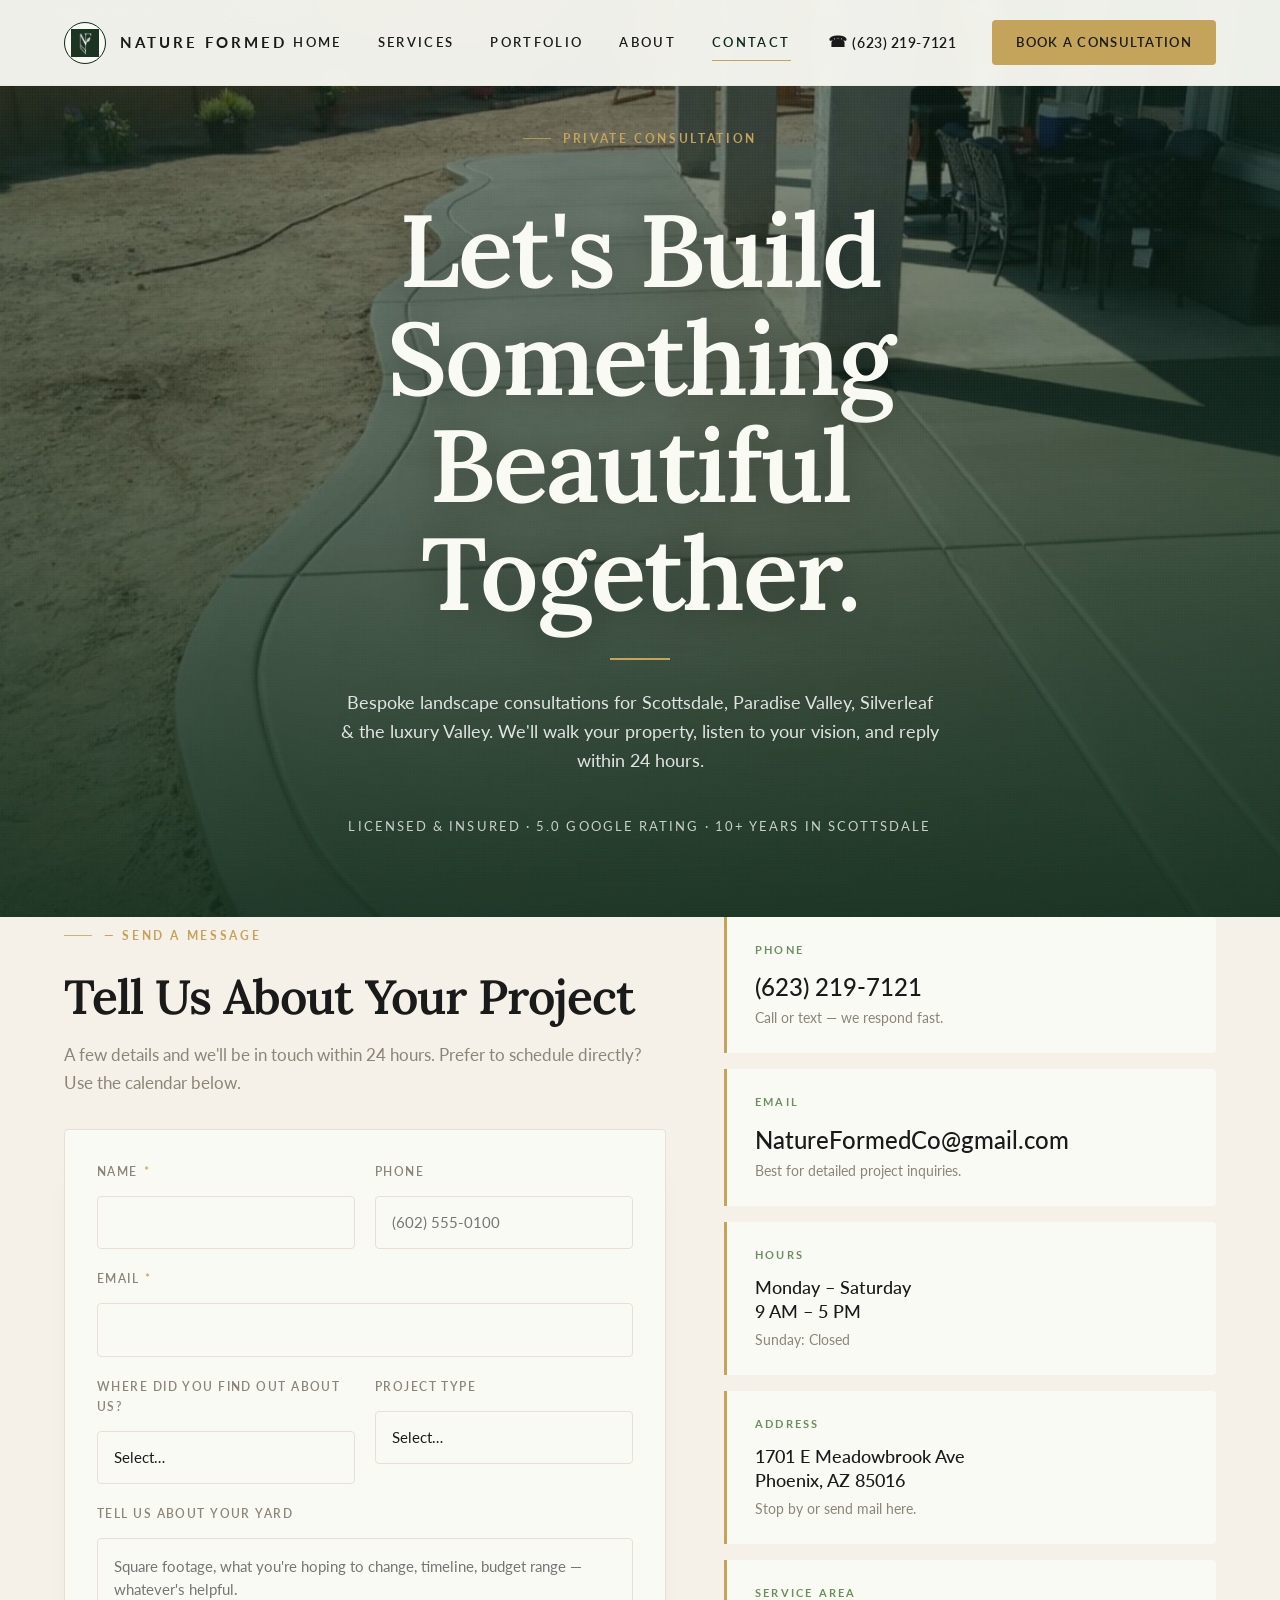
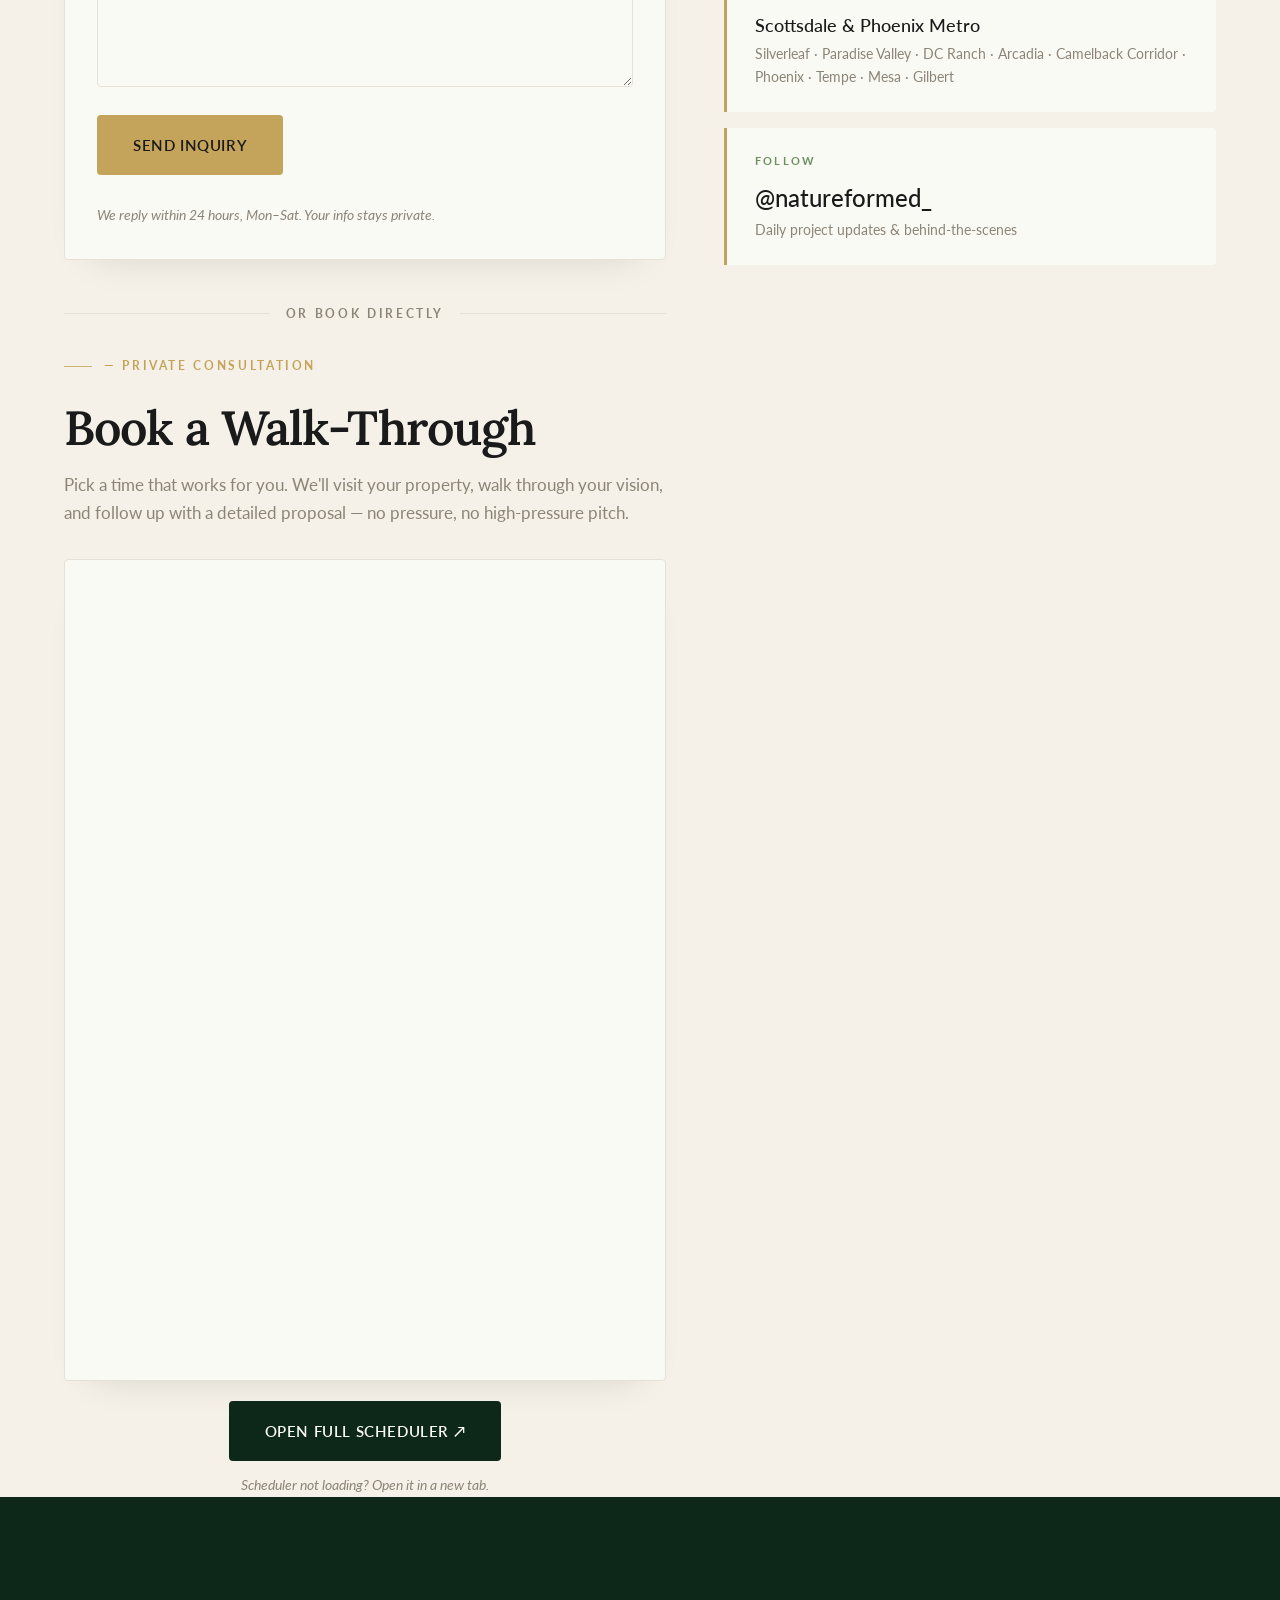
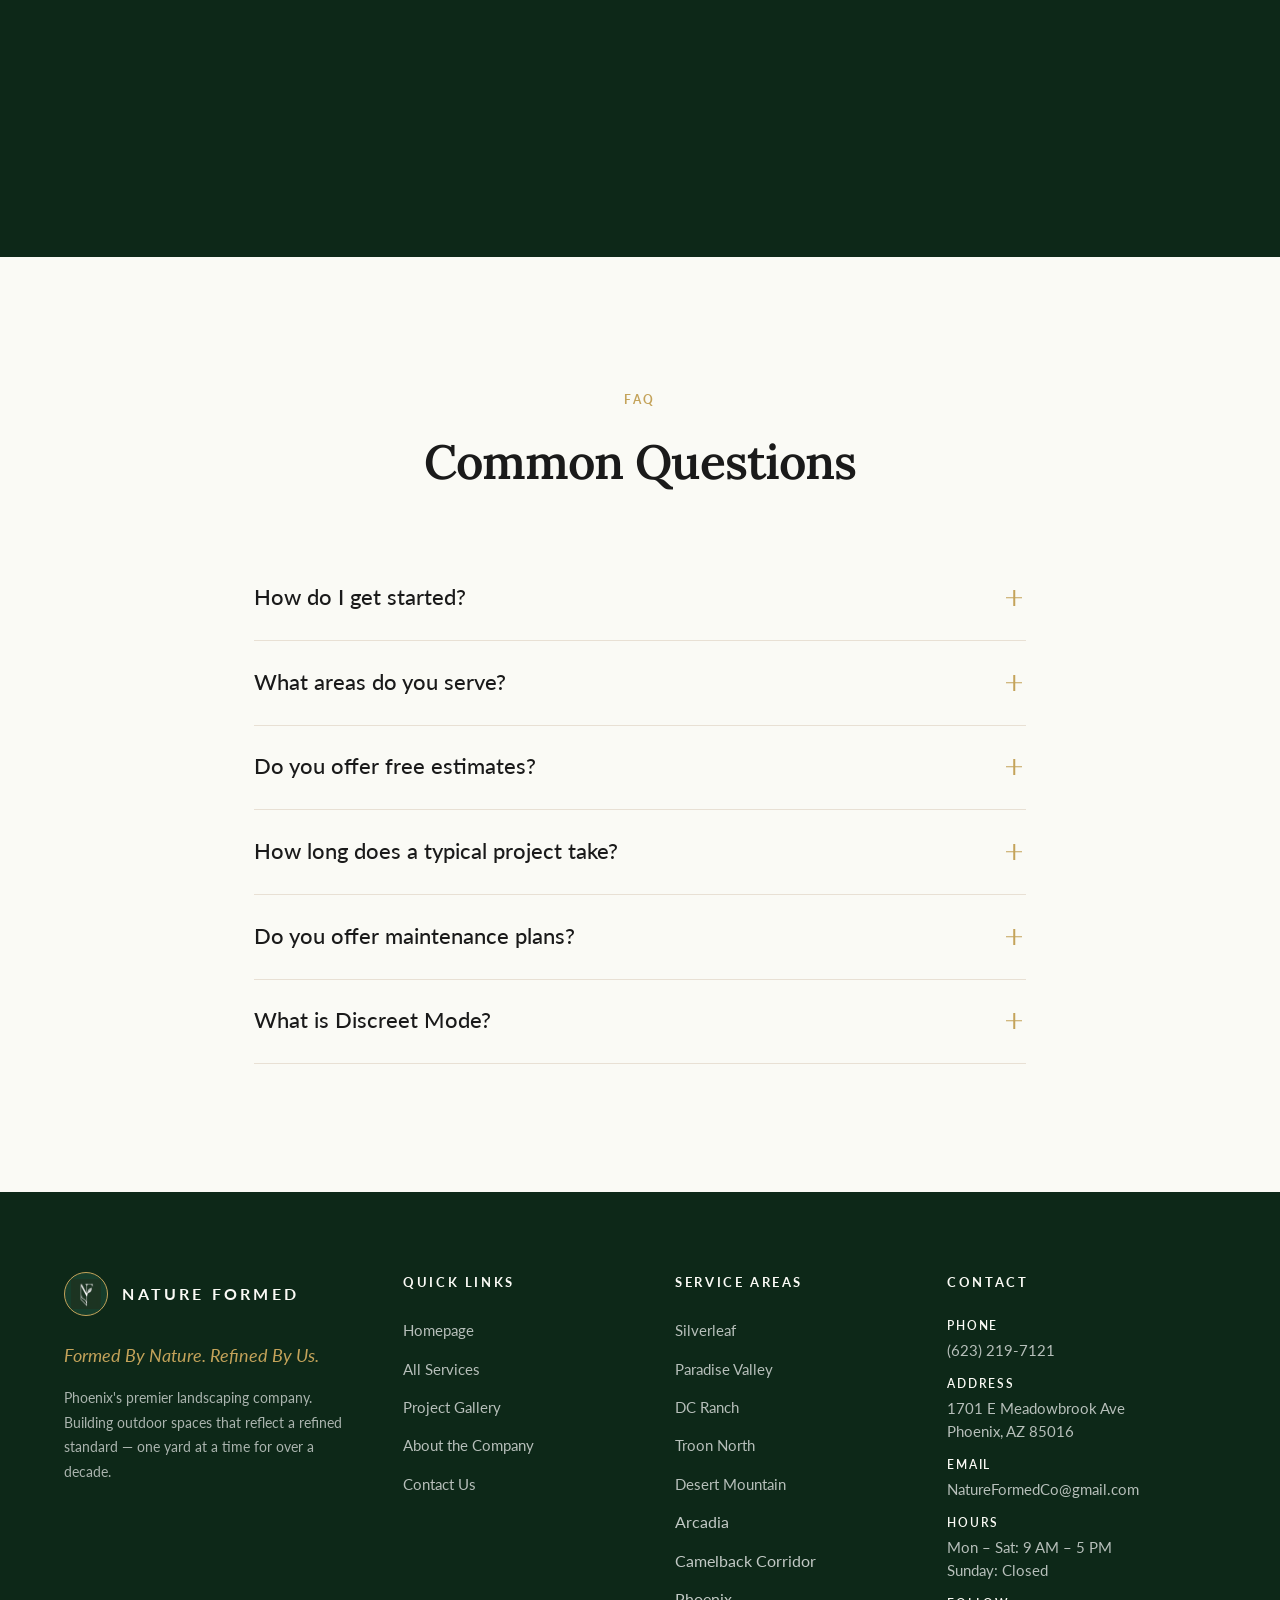
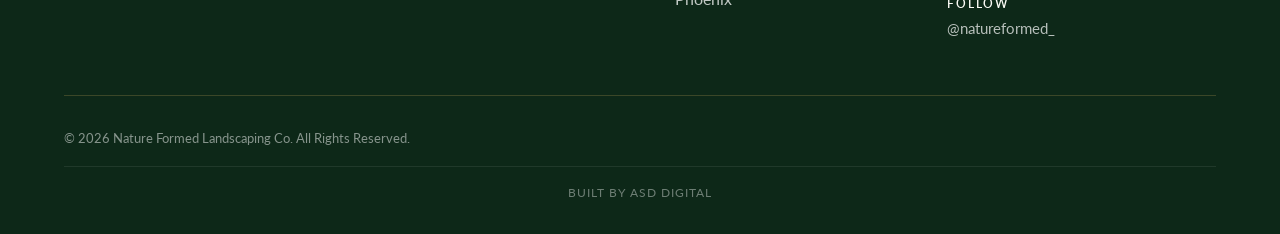
<file: contact.html>
<!DOCTYPE html>
<html lang="en">
<head>
  <meta charset="UTF-8" />
  <meta name="viewport" content="width=device-width, initial-scale=1.0" />
  <!-- Meta Pixel -->
  <script src="js/meta-pixel.js?v=1"></script>
  <title>Contact Nature Formed | Scottsdale Landscape Quotes</title>
  <meta name="description" content="Get a landscape quote from Scottsdale's trusted boutique landscape company. Call (623) 219-7121 — serving the Valley." />
  <meta name="keywords" content="scottsdale landscaping quote, scottsdale landscaper contact, paradise valley landscaping estimate, arcadia landscape quote" />
  <meta name="geo.region" content="US-AZ" />
  <meta name="geo.placename" content="Scottsdale" />
  <link rel="canonical" href="https://www.natureformedlandscaping.com/contact.html" />

  <meta property="og:title" content="Contact Nature Formed | Free Landscaping Estimate" />
  <meta property="og:description" content="Let's build something beautiful together. Reply within 24 hours." />
  <meta property="og:type" content="website" />
  <meta property="og:url" content="https://www.natureformedlandscaping.com/contact.html" />
  <meta property="og:image" content="https://www.natureformedlandscaping.com/images/og-image.jpg" />

  <link rel="icon" type="image/png" sizes="32x32" href="images/favicon.png" />
  <link rel="icon" type="image/png" sizes="192x192" href="images/favicon-192.png" />
  <link rel="apple-touch-icon" href="images/apple-touch-icon.png" />
  <meta name="theme-color" content="#0D2818" />

  <link rel="preconnect" href="https://fonts.googleapis.com" />
  <link rel="preconnect" href="https://fonts.gstatic.com" crossorigin />
  <link href="https://fonts.googleapis.com/css2?family=Lora:ital,wght@0,400;0,500;0,600;0,700;1,400;1,600&family=Lato:wght@300;400;600;700;900&display=swap" rel="stylesheet" />
  <link rel="stylesheet" href="css/styles.css?v=20260501b" />

  <script type="application/ld+json">
  {
    "@context": "https://schema.org",
    "@type": "LandscapingBusiness",
    "name": "Nature Formed Landscaping",
    "url": "https://www.natureformedlandscaping.com",
    "telephone": "(623) 219-7121",
    "email": "NatureFormedCo@gmail.com",
    "address": {"@type": "PostalAddress", "addressLocality": "Phoenix", "addressRegion": "AZ", "addressCountry": "US"},
    "openingHoursSpecification": {
      "@type": "OpeningHoursSpecification",
      "dayOfWeek": ["Monday","Tuesday","Wednesday","Thursday","Friday","Saturday"],
      "opens": "09:00",
      "closes": "17:00"
    }
  }
  </script>
</head>
<body>

  <!-- ========== NAV ========== -->
  <header class="nav is-light" role="banner">
    <a href="index.html" class="nav__brand" aria-label="Nature Formed Landscaping home">
      <span class="nav__logo">NF<img src="images/logos/nf-monogram-white.png" alt="Nature Formed logo" onerror="this.remove()" /></span>
      <span class="nav__wordmark">Nature Formed</span>
    </a>
    <nav class="nav__menu" role="navigation" aria-label="Primary">
      <a href="index.html" class="nav__link">Home</a>
      <a href="services.html" class="nav__link">Services</a>
      <a href="portfolio.html" class="nav__link">Portfolio</a>
      <a href="about.html" class="nav__link">About</a>
      <a href="contact.html" class="nav__link">Contact</a>
      <a href="tel:+16232197121" class="nav__phone" aria-label="Call us at (623) 219-7121"><span class="nav__phone-icon" aria-hidden="true">☎</span>(623) 219-7121</a>
      <a href="appointments.html" class="nav__cta">Book a Consultation</a>
    </nav>
    <button class="nav__toggle" aria-label="Open menu" aria-expanded="false">
      <span></span><span></span><span></span>
    </button>
  </header>

  <!-- ========== HERO ========== -->
  <section class="hero hero--medium" style="min-height: 40vh;">
    <div class="hero__bg">
      <img src="images/contact-hero.jpg" alt="Let's build something beautiful together" onerror="this.style.display='none'" />
    </div>
    <div class="hero__overlay"></div>
    <div class="hero__content">
      <span class="label">Private Consultation</span>
      <h1 class="hero__headline">Let's Build Something <br/>Beautiful Together.</h1>
      <p class="hero__subtitle">Bespoke landscape consultations for Scottsdale, Paradise Valley, Silverleaf &amp; the luxury Valley. We'll walk your property, listen to your vision, and reply within 24 hours.</p>
      <p style="color:rgba(255,255,255,0.75); font-size:0.8125rem; letter-spacing:0.16em; text-transform:uppercase; margin-top:1rem;">Licensed &amp; Insured · 5.0 Google Rating · 10+ Years in Scottsdale</p>
    </div>
  </section>

  <!-- ========== CONTACT CONTENT ========== -->
  <main class="section--cream">
    <div class="container">
      <div class="contact-layout">

        <!-- LEFT: Contact form (primary) + Acuity Scheduler (secondary) -->
        <div class="reveal">
          <span class="label">— Send a Message</span>
          <h2 style="margin-bottom: 1rem;">Tell Us About Your Project</h2>
          <p style="color: var(--stone); margin-bottom: 2rem; font-size: 1.0625rem; line-height: 1.65;">A few details and we'll be in touch within 24 hours. Prefer to schedule directly? Use the calendar below.</p>

          <form class="contact-form" name="contact" method="POST" data-netlify="true" netlify-honeypot="bot-field" action="/thanks.html">
            <input type="hidden" name="form-name" value="contact" />
            <p class="contact-form__hp" aria-hidden="true"><label>Don't fill this out: <input name="bot-field" tabindex="-1" autocomplete="off" /></label></p>

            <div class="contact-form__row">
              <div class="contact-form__field">
                <label class="contact-form__label" for="cf-name">Name <span class="contact-form__req" aria-hidden="true">*</span></label>
                <input class="contact-form__input" type="text" id="cf-name" name="name" required autocomplete="name" />
              </div>
              <div class="contact-form__field">
                <label class="contact-form__label" for="cf-phone">Phone</label>
                <input class="contact-form__input" type="tel" id="cf-phone" name="phone" autocomplete="tel" placeholder="(602) 555-0100" />
              </div>
            </div>

            <div class="contact-form__field">
              <label class="contact-form__label" for="cf-email">Email <span class="contact-form__req" aria-hidden="true">*</span></label>
              <input class="contact-form__input" type="email" id="cf-email" name="email" required autocomplete="email" />
            </div>

            <div class="contact-form__row">
              <div class="contact-form__field">
                <label class="contact-form__label" for="cf-referral">Where did you find out about us?</label>
                <select class="contact-form__input" id="cf-referral" name="referral_source">
                  <option value="">Select…</option>
                  <option>Google search</option>
                  <option>Instagram</option>
                  <option>Referral from a friend or neighbor</option>
                  <option>Saw our work / drove by</option>
                  <option>Nextdoor</option>
                  <option>Facebook</option>
                  <option>Other</option>
                </select>
              </div>
              <div class="contact-form__field">
                <label class="contact-form__label" for="cf-project">Project type</label>
                <select class="contact-form__input" id="cf-project" name="project_type">
                  <option value="">Select…</option>
                  <option>Full backyard redesign</option>
                  <option>Hardscape (pavers, travertine, patio)</option>
                  <option>Landscape design &amp; planning</option>
                  <option>Discreet maintenance (Discreet Mode)</option>
                  <option>Routine maintenance &amp; cleanups</option>
                  <option>Irrigation / sprinkler</option>
                  <option>Outdoor lighting</option>
                  <option>Sod / synthetic turf</option>
                  <option>Tree &amp; garden care</option>
                  <option>Other / not sure yet</option>
                </select>
              </div>
            </div>

            <div class="contact-form__field">
              <label class="contact-form__label" for="cf-message">Tell us about your yard</label>
              <textarea class="contact-form__input contact-form__textarea" id="cf-message" name="message" rows="5" placeholder="Square footage, what you're hoping to change, timeline, budget range — whatever's helpful."></textarea>
            </div>

            <button type="submit" class="btn btn--primary contact-form__submit">Send Inquiry</button>
            <p class="contact-form__note">We reply within 24 hours, Mon–Sat. Your info stays private.</p>
          </form>

          <div class="contact-form__divider" aria-hidden="true"><span>OR BOOK DIRECTLY</span></div>

          <span class="label">— Private Consultation</span>
          <h2 style="margin-bottom: 1rem;">Book a Walk-Through</h2>
          <p style="color: var(--stone); margin-bottom: 2rem; font-size: 1.0625rem; line-height: 1.65;">Pick a time that works for you. We'll visit your property, walk through your vision, and follow up with a detailed proposal — no pressure, no high-pressure pitch.</p>

          <div style="background: var(--warm-white); border: 1px solid var(--sand); border-radius: var(--border-radius); overflow: hidden; box-shadow: 0 20px 40px -30px rgba(13,40,24,0.2); min-height: 820px;">
            <iframe
              src="https://NatureFormedLandscaping.as.me/"
              title="Schedule with Nature Formed Landscaping"
              width="100%"
              height="820"
              frameborder="0"
              loading="lazy"
              style="display: block; border: 0; min-height: 820px;"></iframe>
          </div>
          <script src="https://embed.acuityscheduling.com/js/embed.js" async></script>

          <div style="text-align:center; margin-top:1.25rem;">
            <a href="https://NatureFormedLandscaping.as.me/" target="_blank" rel="noopener" class="btn btn--dark">
              Open Full Scheduler ↗
            </a>
            <p style="color:var(--stone); font-size:0.875rem; margin-top:0.75rem; font-style:italic;">
              Scheduler not loading? Open it in a new tab.
            </p>
          </div>
        </div>

        <!-- RIGHT: Info cards -->
        <div class="contact-info reveal" data-delay="1">
          <div class="contact-card">
            <div class="contact-card__label">Phone</div>
            <div class="contact-card__value"><a href="tel:+16232197121">(623) 219-7121</a></div>
            <div class="contact-card__sub">Call or text — we respond fast.</div>
          </div>
          <div class="contact-card">
            <div class="contact-card__label">Email</div>
            <div class="contact-card__value"><a href="mailto:NatureFormedCo@gmail.com">NatureFormedCo@gmail.com</a></div>
            <div class="contact-card__sub">Best for detailed project inquiries.</div>
          </div>
          <div class="contact-card">
            <div class="contact-card__label">Hours</div>
            <div class="contact-card__value" style="font-size: 1.15rem;">Monday – Saturday<br/>9 AM – 5 PM</div>
            <div class="contact-card__sub">Sunday: Closed</div>
          </div>
          <div class="contact-card">
            <div class="contact-card__label">Address</div>
            <div class="contact-card__value" style="font-size: 1.15rem;">1701 E Meadowbrook Ave<br/>Phoenix, AZ 85016</div>
            <div class="contact-card__sub">Stop by or send mail here.</div>
          </div>
          <div class="contact-card">
            <div class="contact-card__label">Service Area</div>
            <div class="contact-card__value" style="font-size: 1.15rem;">Scottsdale &amp; Phoenix Metro</div>
            <div class="contact-card__sub">Silverleaf · Paradise Valley · DC Ranch · Arcadia · Camelback Corridor · Phoenix · Tempe · Mesa · Gilbert</div>
          </div>
          <div class="contact-card">
            <div class="contact-card__label">Follow</div>
            <div class="contact-card__value"><a href="https://www.instagram.com/natureformed_" target="_blank" rel="noopener">@natureformed_</a></div>
            <div class="contact-card__sub">Daily project updates &amp; behind-the-scenes</div>
          </div>
        </div>

      </div>
    </div>
  </main>

  <!-- ========== MAP SECTION ========== -->
  <section class="map-section">
    <iframe
      src="https://www.google.com/maps?q=1701+E+Meadowbrook+Ave,+Phoenix,+AZ+85016&output=embed"
      style="position:absolute;inset:0;width:100%;height:100%;border:0;"
      loading="lazy"
      referrerpolicy="no-referrer-when-downgrade"
      title="Nature Formed Landscaping — 1701 E Meadowbrook Ave, Phoenix, AZ 85016"
      allowfullscreen></iframe>
  </section>

  <!-- ========== FAQ ========== -->
  <section class="section--warm">
    <div class="container container--narrow">
      <div class="section-header reveal">
        <span class="label">FAQ</span>
        <h2>Common Questions</h2>
      </div>
      <div class="faq">
        <div class="faq-item reveal">
          <button class="faq-item__button" aria-expanded="false">
            <span>How do I get started?</span>
            <span class="faq-item__icon" aria-hidden="true"></span>
          </button>
          <div class="faq-item__panel">
            <div class="faq-item__content">Send us a message using the form above, book a walk-through directly with the scheduler, or call (623) 219-7121. We'll visit your property, discuss your vision, and provide a detailed estimate — no pressure.</div>
          </div>
        </div>
        <div class="faq-item reveal">
          <button class="faq-item__button" aria-expanded="false">
            <span>What areas do you serve?</span>
            <span class="faq-item__icon" aria-hidden="true"></span>
          </button>
          <div class="faq-item__panel">
            <div class="faq-item__content">We proudly serve the entire Phoenix metro area including Phoenix, Scottsdale, Tempe, Mesa, Gilbert, Chandler, Glendale, Peoria, and surrounding communities.</div>
          </div>
        </div>
        <div class="faq-item reveal">
          <button class="faq-item__button" aria-expanded="false">
            <span>Do you offer free estimates?</span>
            <span class="faq-item__icon" aria-hidden="true"></span>
          </button>
          <div class="faq-item__panel">
            <div class="faq-item__content">Yes! We provide free on-site consultations and estimates for all projects. We believe in transparent pricing with no hidden fees.</div>
          </div>
        </div>
        <div class="faq-item reveal">
          <button class="faq-item__button" aria-expanded="false">
            <span>How long does a typical project take?</span>
            <span class="faq-item__icon" aria-hidden="true"></span>
          </button>
          <div class="faq-item__panel">
            <div class="faq-item__content">Depending on the project. We'll provide a clear timeline during your consultation.</div>
          </div>
        </div>
        <div class="faq-item reveal">
          <button class="faq-item__button" aria-expanded="false">
            <span>Do you offer maintenance plans?</span>
            <span class="faq-item__icon" aria-hidden="true"></span>
          </button>
          <div class="faq-item__panel">
            <div class="faq-item__content">Absolutely. We offer weekly and bi-weekly maintenance plans to keep your landscape looking pristine year-round. Many of our clients have been with us for 10+ years.</div>
          </div>
        </div>
        <div class="faq-item reveal">
          <button class="faq-item__button" aria-expanded="false">
            <span>What is Discreet Mode?</span>
            <span class="faq-item__icon" aria-hidden="true"></span>
          </button>
          <div class="faq-item__panel">
            <div class="faq-item__content">Discreet Mode is our low-noise, low-disruption maintenance service built for remote workers, home-based businesses, and clients who value focus and peace. Our crews use professional-grade electric equipment instead of gas-powered tools, and work quietly and respectfully — no chatter, no engine noise, no workday interruptions.</div>
          </div>
        </div>
      </div>
    </div>
  </section>

  <!-- ========== FOOTER ========== -->
  <footer class="footer">
    <div class="footer__grid">
      <div class="footer__brand">
        <div class="footer__brand-row">
          <span class="nav__logo">NF<img src="images/logos/nf-monogram-white.png" alt="Nature Formed logo" onerror="this.remove()" /></span>
          <span class="footer__wordmark">Nature Formed</span>
        </div>
        <div class="footer__tagline">Formed By Nature. Refined By Us.</div>
        <p class="footer__mission">Phoenix's premier landscaping company. Building outdoor spaces that reflect a refined standard — one yard at a time for over a decade.</p>
      </div>
      <div>
        <div class="footer__title">Quick Links</div>
        <ul class="footer__list">
          <li><a href="index.html">Homepage</a></li>
          <li><a href="services.html">All Services</a></li>
          <li><a href="portfolio.html">Project Gallery</a></li>
          <li><a href="about.html">About the Company</a></li>
          <li><a href="contact.html">Contact Us</a></li>
        </ul>
      </div>
      <div>
        <div class="footer__title">Service Areas</div>
        <ul class="footer__list">
          <li><a href="silverleaf-landscaping.html">Silverleaf</a></li>
          <li><a href="paradise-valley-landscaping.html">Paradise Valley</a></li>
          <li><a href="dc-ranch-landscaping.html">DC Ranch</a></li>
          <li><a href="troon-north-landscaping.html">Troon North</a></li>
          <li><a href="desert-mountain-landscaping.html">Desert Mountain</a></li>
          <li>Arcadia</li>
          <li>Camelback Corridor</li>
          <li>Phoenix</li>
        </ul>
      </div>
      <div>
        <div class="footer__title">Contact</div>
        <div class="footer__contact">
          <div class="footer__contact-item"><strong>Phone</strong><a href="tel:+16232197121">(623) 219-7121</a></div>
          <div class="footer__contact-item"><strong>Address</strong><span style="color:rgba(255,255,255,0.7);">1701 E Meadowbrook Ave<br/>Phoenix, AZ 85016</span></div>
          <div class="footer__contact-item"><strong>Email</strong><a href="mailto:NatureFormedCo@gmail.com">NatureFormedCo@gmail.com</a></div>
          <div class="footer__contact-item"><strong>Hours</strong>Mon – Sat: 9 AM – 5 PM<br/>Sunday: Closed</div>
          <div class="footer__contact-item"><strong>Follow</strong><a href="https://www.instagram.com/natureformed_" target="_blank" rel="noopener">@natureformed_</a></div>
        </div>
      </div>
    </div>
    <div class="footer__bottom">
      <div>© <span id="year">2026</span> Nature Formed Landscaping Co. All Rights Reserved.</div>
      <div>ROC# [to be added]</div>
    </div>
    <div class="footer__credit">Built by <a href="https://www.instagram.com/asddigital_" target="_blank" rel="noopener">ASD Digital</a></div>
  </footer>


  <script>document.getElementById('year').textContent = new Date().getFullYear();</script>
  <script src="js/main.js?v=20260501b"></script>
</body>
</html>
</file>
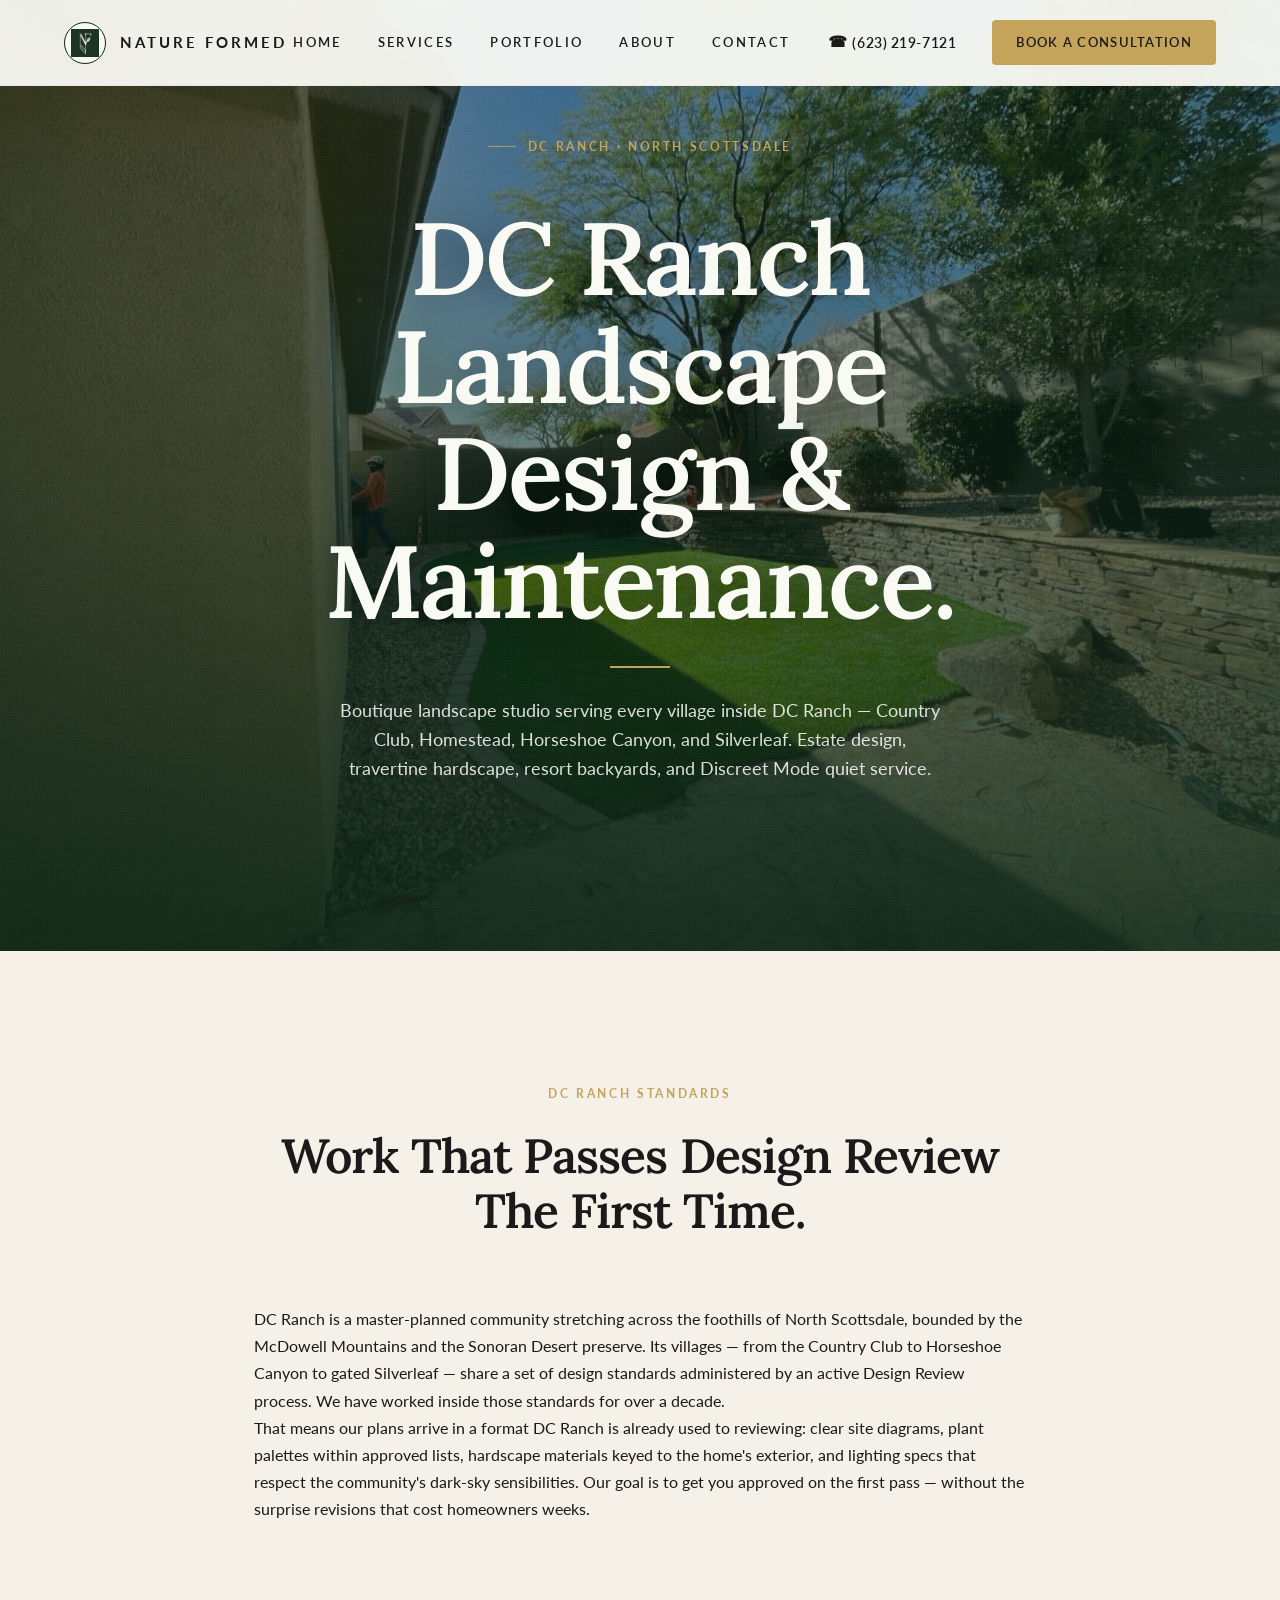
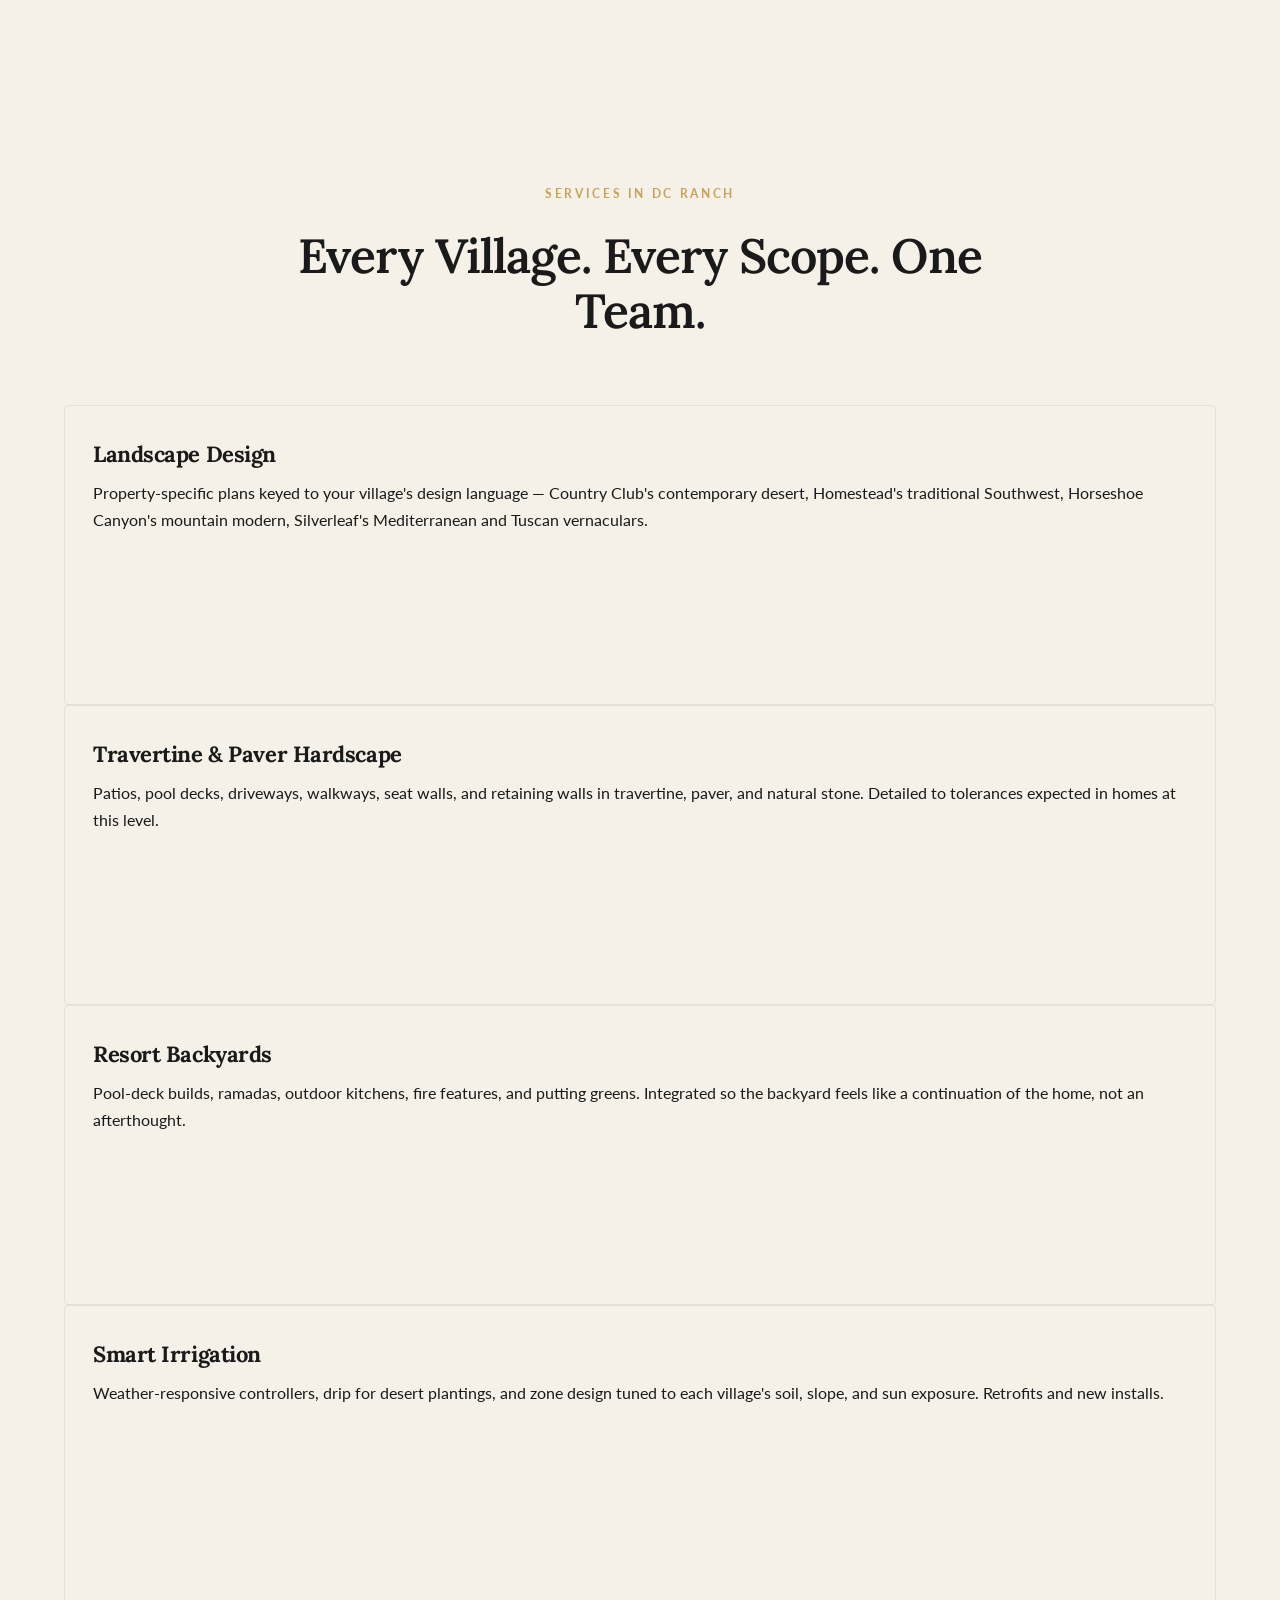
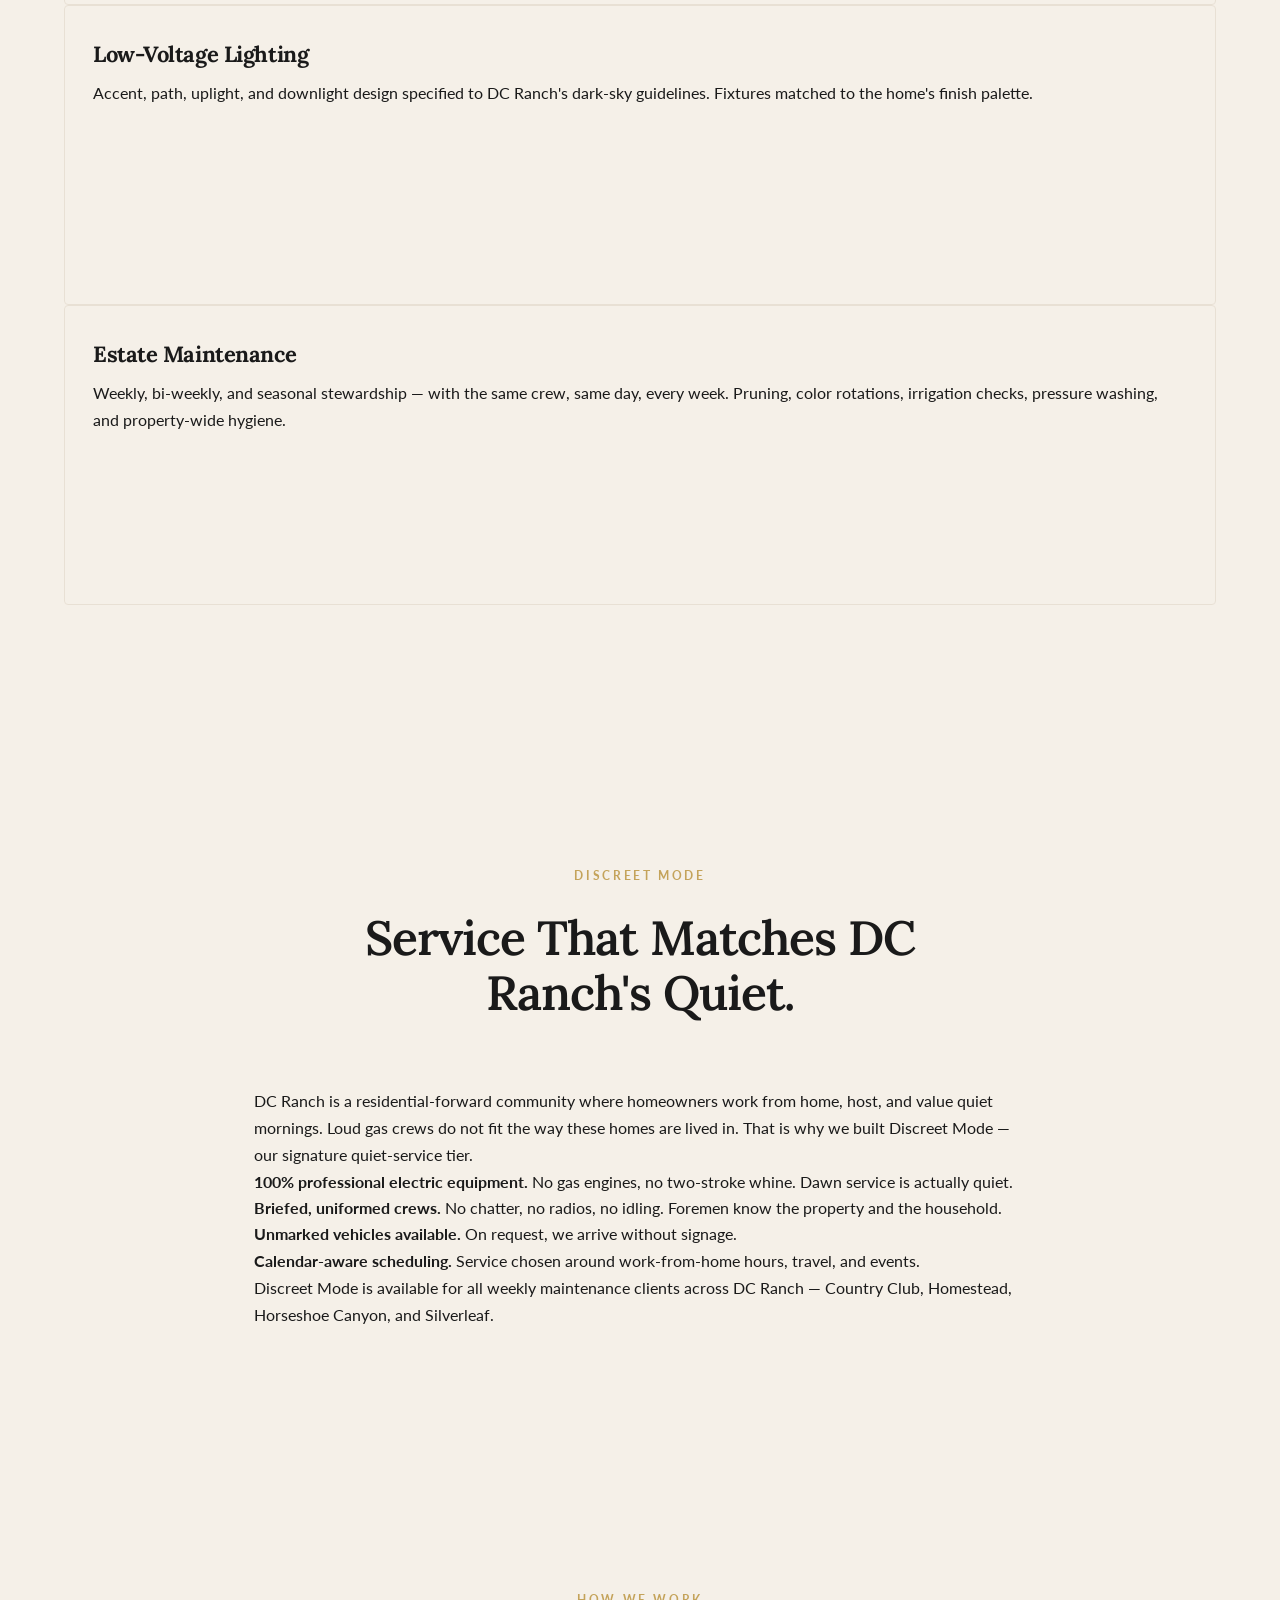
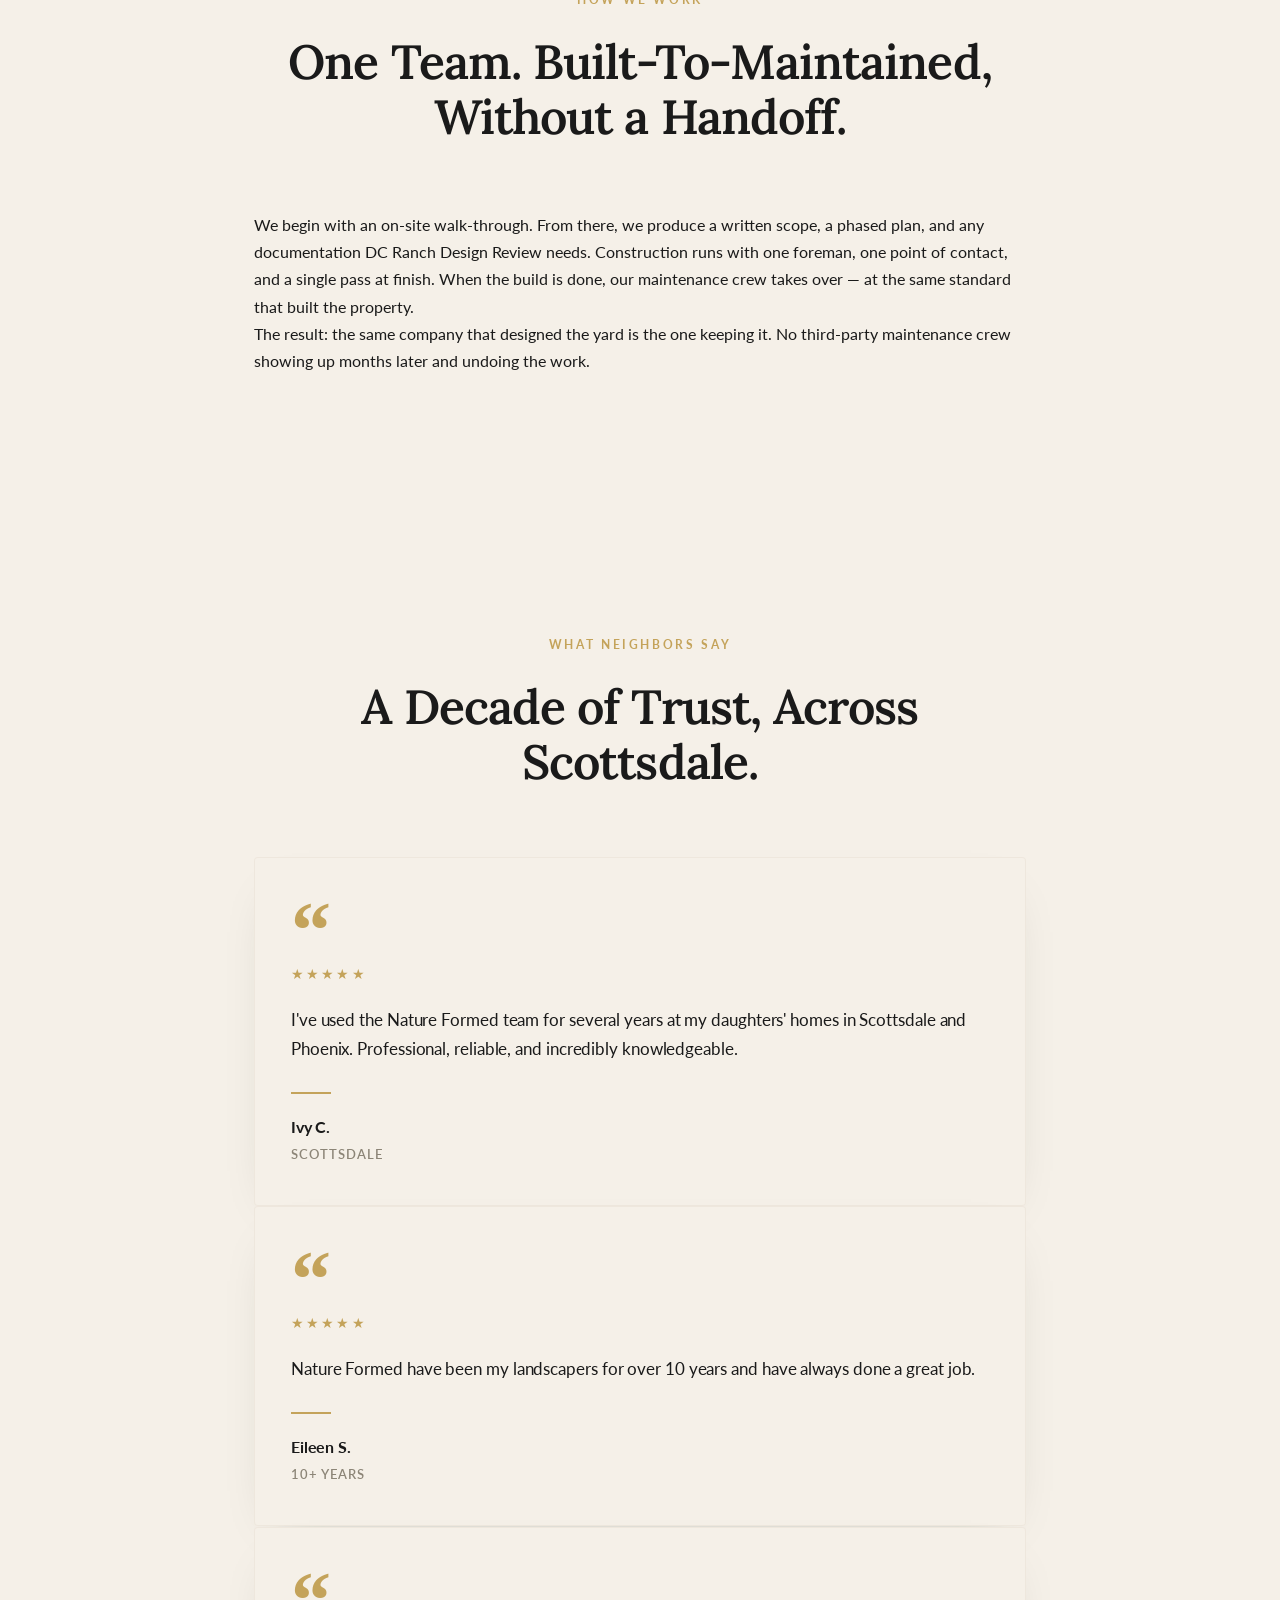
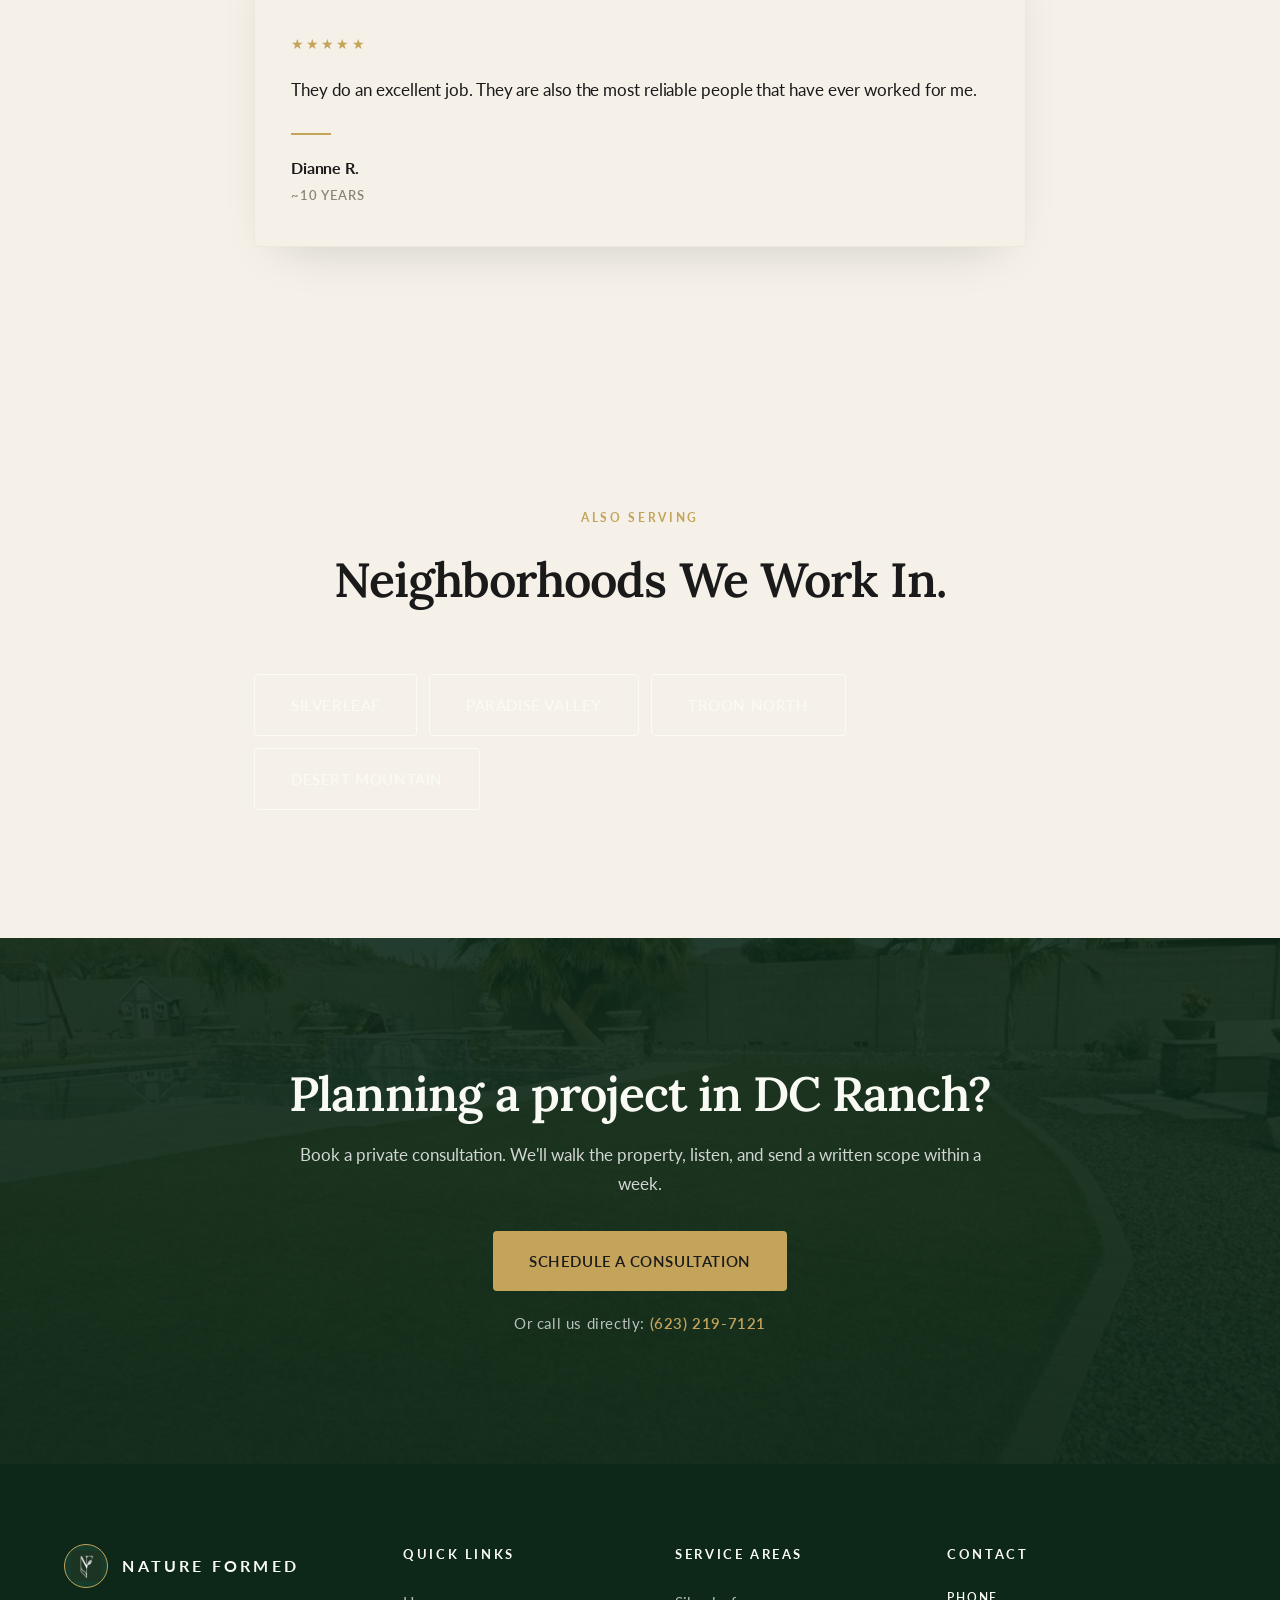
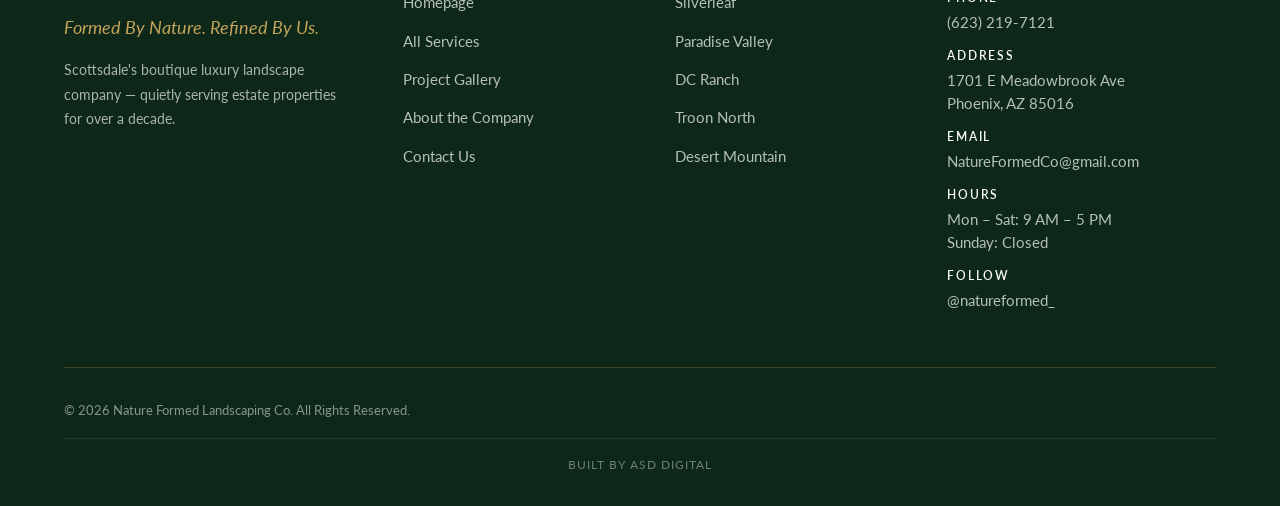
<file: dc-ranch-landscaping.html>
<!DOCTYPE html>
<html lang="en">
<head>
  <meta charset="UTF-8" />
  <meta name="viewport" content="width=device-width, initial-scale=1.0" />
  <!-- Meta Pixel -->
  <script src="js/meta-pixel.js?v=1"></script>
  <title>DC Ranch Landscape Design &amp; Maintenance | Nature Formed</title>
  <meta name="description" content="Boutique luxury landscape design, build, and maintenance for DC Ranch in North Scottsdale. Country Club, Homestead, Horseshoe Canyon, and Silverleaf." />
  <meta name="keywords" content="dc ranch landscaping, dc ranch landscape designer, dc ranch landscaper, dc ranch landscape company, country club at dc ranch, homestead at dc ranch, horseshoe canyon dc ranch, north scottsdale landscape, dc ranch paver patio, dc ranch estate maintenance" />
  <meta name="geo.region" content="US-AZ" />
  <meta name="geo.placename" content="DC Ranch, Scottsdale" />
  <meta name="geo.position" content="33.6720;-111.8730" />
  <meta name="ICBM" content="33.6720, -111.8730" />
  <link rel="canonical" href="https://www.natureformedlandscaping.com/dc-ranch-landscaping.html" />

  <meta property="og:title" content="DC Ranch Landscape Design &amp; Maintenance | Nature Formed" />
  <meta property="og:description" content="Luxury landscape design, build, and maintenance for DC Ranch and its villages in North Scottsdale &mdash; including Silverleaf, Country Club, and Homestead." />
  <meta property="og:type" content="website" />
  <meta property="og:url" content="https://www.natureformedlandscaping.com/dc-ranch-landscaping.html" />
  <meta property="og:image" content="https://www.natureformedlandscaping.com/images/og-image.jpg" />

  <link rel="icon" type="image/png" sizes="32x32" href="images/favicon.png" />
  <link rel="icon" type="image/png" sizes="192x192" href="images/favicon-192.png" />
  <link rel="apple-touch-icon" href="images/apple-touch-icon.png" />
  <meta name="theme-color" content="#0D2818" />

  <link rel="preconnect" href="https://fonts.googleapis.com" />
  <link rel="preconnect" href="https://fonts.gstatic.com" crossorigin />
  <link href="https://fonts.googleapis.com/css2?family=Lora:ital,wght@0,400;0,500;0,600;0,700;1,400;1,600&family=Lato:wght@300;400;600;700;900&display=swap" rel="stylesheet" />
  <link rel="stylesheet" href="css/styles.css?v=20260501b" />

  <script type="application/ld+json">
  {
    "@context": "https://schema.org",
    "@type": "Service",
    "serviceType": "Luxury Landscape Design and Maintenance",
    "provider": {
      "@type": "LandscapingBusiness",
      "name": "Nature Formed Landscaping",
      "url": "https://www.natureformedlandscaping.com",
      "telephone": "+16232197121",
      "priceRange": "$$$",
      "address": {"@type":"PostalAddress","streetAddress":"1701 E Meadowbrook Ave","addressLocality":"Phoenix","addressRegion":"AZ","postalCode":"85016","addressCountry":"US"},
      "aggregateRating": {"@type":"AggregateRating","ratingValue":"5.0","reviewCount":"50","bestRating":"5"}
    },
    "areaServed": {
      "@type": "Neighborhood",
      "name": "DC Ranch",
      "containedInPlace": {"@type":"City","name":"Scottsdale","sameAs":"https://en.wikipedia.org/wiki/Scottsdale,_Arizona"}
    },
    "offers": {
      "@type": "Offer",
      "description": "Landscape design, travertine and paver hardscape, resort backyards, smart irrigation, outdoor lighting, and Discreet Mode quiet maintenance for DC Ranch homes."
    }
  }
  </script>

  <script type="application/ld+json">
  {
    "@context": "https://schema.org",
    "@type": "BreadcrumbList",
    "itemListElement": [
      {"@type":"ListItem","position":1,"name":"Home","item":"https://www.natureformedlandscaping.com/"},
      {"@type":"ListItem","position":2,"name":"Service Areas","item":"https://www.natureformedlandscaping.com/#service-areas"},
      {"@type":"ListItem","position":3,"name":"DC Ranch Landscaping","item":"https://www.natureformedlandscaping.com/dc-ranch-landscaping.html"}
    ]
  }
  </script>
</head>
<body>

  <header class="nav is-light" role="banner">
    <a href="index.html" class="nav__brand" aria-label="Nature Formed Landscaping home">
      <span class="nav__logo">NF<img src="images/logos/nf-monogram-white.png" alt="Nature Formed logo" onerror="this.remove()" /></span>
      <span class="nav__wordmark">Nature Formed</span>
    </a>
    <nav class="nav__menu" role="navigation" aria-label="Primary">
      <a href="index.html" class="nav__link">Home</a>
      <a href="services.html" class="nav__link">Services</a>
      <a href="portfolio.html" class="nav__link">Portfolio</a>
      <a href="about.html" class="nav__link">About</a>
      <a href="contact.html" class="nav__link">Contact</a>
      <a href="tel:+16232197121" class="nav__phone" aria-label="Call us at (623) 219-7121"><span class="nav__phone-icon" aria-hidden="true">☎</span>(623) 219-7121</a>
      <a href="appointments.html" class="nav__cta">Book a Consultation</a>
    </nav>
    <button class="nav__toggle" aria-label="Open menu" aria-expanded="false">
      <span></span><span></span><span></span>
    </button>
  </header>

  <section class="hero hero--tall">
    <div class="hero__bg">
      <img src="images/projects/putting-green-stonewall.jpg" alt="Estate putting green and stone wall in a DC Ranch-style backyard" loading="eager" />
    </div>
    <div class="hero__overlay"></div>
    <div class="hero__content">
      <span class="label">DC Ranch &middot; North Scottsdale</span>
      <h1 class="hero__headline">DC Ranch Landscape Design &amp; Maintenance.</h1>
      <p class="hero__subtitle">Boutique landscape studio serving every village inside DC Ranch &mdash; Country Club, Homestead, Horseshoe Canyon, and Silverleaf. Estate design, travertine hardscape, resort backyards, and Discreet Mode quiet service.</p>
    </div>
  </section>

  <section class="section--cream">
    <div class="container container--narrow">
      <div class="section-header reveal">
        <span class="label">DC Ranch Standards</span>
        <h2>Work That Passes Design Review The First Time.</h2>
      </div>
      <div class="reveal">
        <p>DC Ranch is a master-planned community stretching across the foothills of North Scottsdale, bounded by the McDowell Mountains and the Sonoran Desert preserve. Its villages &mdash; from the Country Club to Horseshoe Canyon to gated Silverleaf &mdash; share a set of design standards administered by an active Design Review process. We have worked inside those standards for over a decade.</p>
        <p>That means our plans arrive in a format DC Ranch is already used to reviewing: clear site diagrams, plant palettes within approved lists, hardscape materials keyed to the home's exterior, and lighting specs that respect the community's dark-sky sensibilities. Our goal is to get you approved on the first pass &mdash; without the surprise revisions that cost homeowners weeks.</p>
      </div>
    </div>
  </section>

  <section class="section--forest">
    <div class="container">
      <div class="section-header reveal">
        <span class="label">Services in DC Ranch</span>
        <h2>Every Village. Every Scope. One Team.</h2>
      </div>
      <div class="service-grid reveal">
        <article class="service-card">
          <h3 class="service-card__title">Landscape Design</h3>
          <p>Property-specific plans keyed to your village's design language &mdash; Country Club's contemporary desert, Homestead's traditional Southwest, Horseshoe Canyon's mountain modern, Silverleaf's Mediterranean and Tuscan vernaculars.</p>
        </article>
        <article class="service-card">
          <h3 class="service-card__title">Travertine &amp; Paver Hardscape</h3>
          <p>Patios, pool decks, driveways, walkways, seat walls, and retaining walls in travertine, paver, and natural stone. Detailed to tolerances expected in homes at this level.</p>
        </article>
        <article class="service-card">
          <h3 class="service-card__title">Resort Backyards</h3>
          <p>Pool-deck builds, ramadas, outdoor kitchens, fire features, and putting greens. Integrated so the backyard feels like a continuation of the home, not an afterthought.</p>
        </article>
        <article class="service-card">
          <h3 class="service-card__title">Smart Irrigation</h3>
          <p>Weather-responsive controllers, drip for desert plantings, and zone design tuned to each village's soil, slope, and sun exposure. Retrofits and new installs.</p>
        </article>
        <article class="service-card">
          <h3 class="service-card__title">Low-Voltage Lighting</h3>
          <p>Accent, path, uplight, and downlight design specified to DC Ranch's dark-sky guidelines. Fixtures matched to the home's finish palette.</p>
        </article>
        <article class="service-card">
          <h3 class="service-card__title">Estate Maintenance</h3>
          <p>Weekly, bi-weekly, and seasonal stewardship &mdash; with the same crew, same day, every week. Pruning, color rotations, irrigation checks, pressure washing, and property-wide hygiene.</p>
        </article>
      </div>
    </div>
  </section>

  <section class="section--cream">
    <div class="container container--narrow">
      <div class="section-header reveal">
        <span class="label">Discreet Mode</span>
        <h2>Service That Matches DC Ranch's Quiet.</h2>
      </div>
      <div class="reveal">
        <p>DC Ranch is a residential-forward community where homeowners work from home, host, and value quiet mornings. Loud gas crews do not fit the way these homes are lived in. That is why we built <a href="services.html#discreet">Discreet Mode</a> &mdash; our signature quiet-service tier.</p>
        <ul>
          <li><strong>100% professional electric equipment.</strong> No gas engines, no two-stroke whine. Dawn service is actually quiet.</li>
          <li><strong>Briefed, uniformed crews.</strong> No chatter, no radios, no idling. Foremen know the property and the household.</li>
          <li><strong>Unmarked vehicles available.</strong> On request, we arrive without signage.</li>
          <li><strong>Calendar-aware scheduling.</strong> Service chosen around work-from-home hours, travel, and events.</li>
        </ul>
        <p>Discreet Mode is available for all weekly maintenance clients across DC Ranch &mdash; Country Club, Homestead, Horseshoe Canyon, and Silverleaf.</p>
      </div>
    </div>
  </section>

  <section class="section--forest">
    <div class="container container--narrow">
      <div class="section-header reveal">
        <span class="label">How We Work</span>
        <h2>One Team. Built-To-Maintained, Without a Handoff.</h2>
      </div>
      <div class="reveal" style="color: var(--warm-white);">
        <p>We begin with an on-site walk-through. From there, we produce a written scope, a phased plan, and any documentation DC Ranch Design Review needs. Construction runs with one foreman, one point of contact, and a single pass at finish. When the build is done, our maintenance crew takes over &mdash; at the same standard that built the property.</p>
        <p>The result: the same company that designed the yard is the one keeping it. No third-party maintenance crew showing up months later and undoing the work.</p>
      </div>
    </div>
  </section>

  <section class="section--cream">
    <div class="container container--narrow">
      <div class="section-header reveal">
        <span class="label">What Neighbors Say</span>
        <h2>A Decade of Trust, Across Scottsdale.</h2>
      </div>
      <div class="testimonial-grid">
        <article class="testimonial reveal">
          <div class="testimonial__quote">&ldquo;</div>
          <div class="testimonial__stars">★★★★★</div>
          <p class="testimonial__text">I've used the Nature Formed team for several years at my daughters' homes in Scottsdale and Phoenix. Professional, reliable, and incredibly knowledgeable.</p>
          <div class="testimonial__divider"></div>
          <div class="testimonial__name">Ivy C.</div>
          <div class="testimonial__meta">Scottsdale</div>
        </article>
        <article class="testimonial reveal" data-delay="1">
          <div class="testimonial__quote">&ldquo;</div>
          <div class="testimonial__stars">★★★★★</div>
          <p class="testimonial__text">Nature Formed have been my landscapers for over 10 years and have always done a great job.</p>
          <div class="testimonial__divider"></div>
          <div class="testimonial__name">Eileen S.</div>
          <div class="testimonial__meta">10+ years</div>
        </article>
        <article class="testimonial reveal" data-delay="2">
          <div class="testimonial__quote">&ldquo;</div>
          <div class="testimonial__stars">★★★★★</div>
          <p class="testimonial__text">They do an excellent job. They are also the most reliable people that have ever worked for me.</p>
          <div class="testimonial__divider"></div>
          <div class="testimonial__name">Dianne R.</div>
          <div class="testimonial__meta">~10 years</div>
        </article>
      </div>
    </div>
  </section>

  <section class="section--cream">
    <div class="container container--narrow">
      <div class="section-header reveal">
        <span class="label">Also Serving</span>
        <h2>Neighborhoods We Work In.</h2>
      </div>
      <div class="reveal" style="display:flex; flex-wrap:wrap; gap:0.75rem;">
        <a href="silverleaf-landscaping.html" class="btn btn--outline">Silverleaf</a>
        <a href="paradise-valley-landscaping.html" class="btn btn--outline">Paradise Valley</a>
        <a href="troon-north-landscaping.html" class="btn btn--outline">Troon North</a>
        <a href="desert-mountain-landscaping.html" class="btn btn--outline">Desert Mountain</a>
      </div>
    </div>
  </section>

  <section class="cta-banner">
    <video class="cta-banner__video" autoplay muted loop playsinline preload="metadata" poster="images/projects/sod-install-established.jpg">
      <source src="images/videos/img_6258.mp4" type="video/mp4" />
    </video>
    <div class="cta-banner__inner reveal">
      <h2>Planning a project in DC Ranch?</h2>
      <p>Book a private consultation. We'll walk the property, listen, and send a written scope within a week.</p>
      <a href="contact.html" class="btn btn--primary">Schedule A Consultation</a>
      <div class="cta-banner__phone">Or call us directly: <a href="tel:+16232197121">(623) 219-7121</a></div>
    </div>
  </section>

  <footer class="footer">
    <div class="footer__grid">
      <div class="footer__brand">
        <div class="footer__brand-row">
          <span class="nav__logo">NF<img src="images/logos/nf-monogram-white.png" alt="Nature Formed logo" onerror="this.remove()" /></span>
          <span class="footer__wordmark">Nature Formed</span>
        </div>
        <div class="footer__tagline">Formed By Nature. Refined By Us.</div>
        <p class="footer__mission">Scottsdale's boutique luxury landscape company &mdash; quietly serving estate properties for over a decade.</p>
      </div>
      <div>
        <div class="footer__title">Quick Links</div>
        <ul class="footer__list">
          <li><a href="index.html">Homepage</a></li>
          <li><a href="services.html">All Services</a></li>
          <li><a href="portfolio.html">Project Gallery</a></li>
          <li><a href="about.html">About the Company</a></li>
          <li><a href="contact.html">Contact Us</a></li>
        </ul>
      </div>
      <div>
        <div class="footer__title">Service Areas</div>
        <ul class="footer__list">
          <li><a href="silverleaf-landscaping.html">Silverleaf</a></li>
          <li><a href="paradise-valley-landscaping.html">Paradise Valley</a></li>
          <li><a href="dc-ranch-landscaping.html">DC Ranch</a></li>
          <li><a href="troon-north-landscaping.html">Troon North</a></li>
          <li><a href="desert-mountain-landscaping.html">Desert Mountain</a></li>
        </ul>
      </div>
      <div>
        <div class="footer__title">Contact</div>
        <div class="footer__contact">
          <div class="footer__contact-item"><strong>Phone</strong><a href="tel:+16232197121">(623) 219-7121</a></div>
          <div class="footer__contact-item"><strong>Address</strong><span style="color:rgba(255,255,255,0.7);">1701 E Meadowbrook Ave<br/>Phoenix, AZ 85016</span></div>
          <div class="footer__contact-item"><strong>Email</strong><a href="mailto:NatureFormedCo@gmail.com">NatureFormedCo@gmail.com</a></div>
          <div class="footer__contact-item"><strong>Hours</strong>Mon &ndash; Sat: 9 AM &ndash; 5 PM<br/>Sunday: Closed</div>
          <div class="footer__contact-item"><strong>Follow</strong><a href="https://www.instagram.com/natureformed_" target="_blank" rel="noopener">@natureformed_</a></div>
        </div>
      </div>
    </div>
    <div class="footer__bottom">
      <div>&copy; <span id="year">2026</span> Nature Formed Landscaping Co. All Rights Reserved.</div>
      <div>ROC# [to be added]</div>
    </div>
    <div class="footer__credit">Built by <a href="https://www.instagram.com/asddigital_" target="_blank" rel="noopener">ASD Digital</a></div>
  </footer>


  <script>document.getElementById('year').textContent = new Date().getFullYear();</script>
  <script src="js/main.js?v=20260501b"></script>
</body>
</html>
</file>
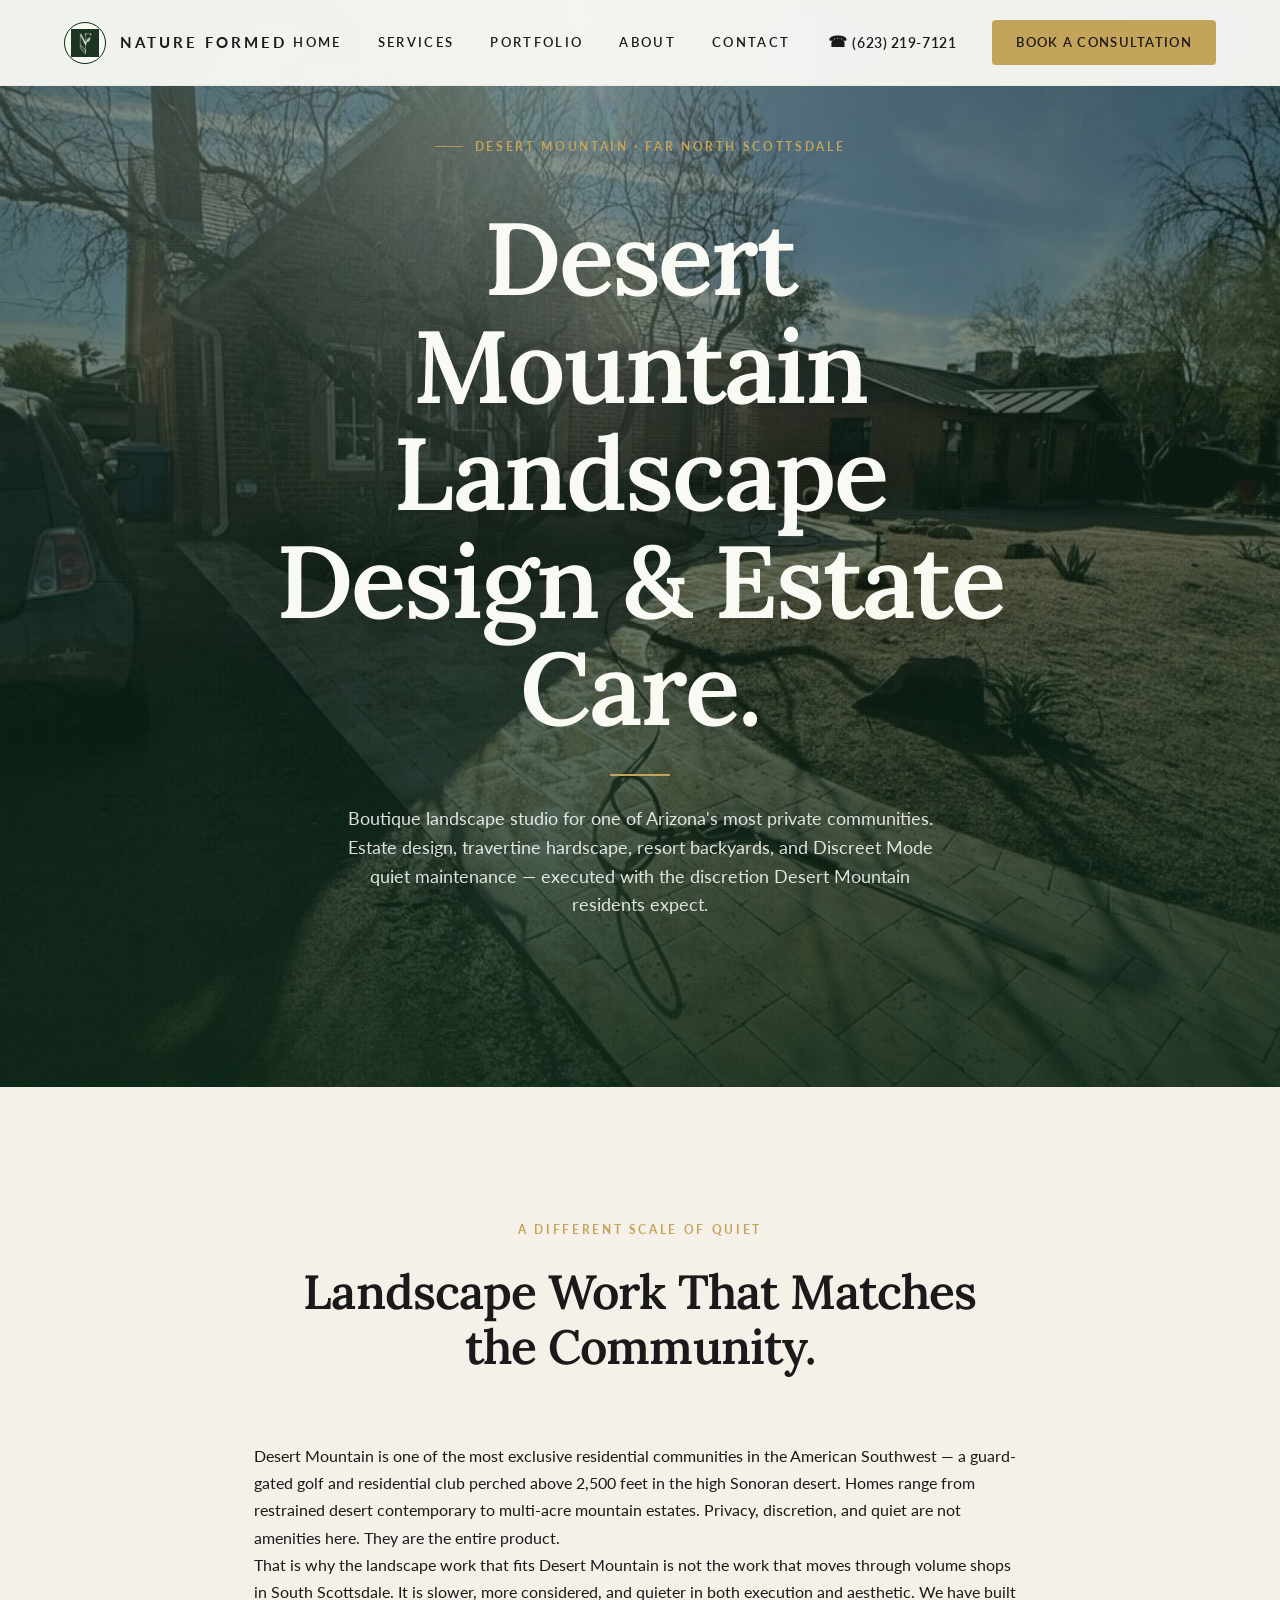
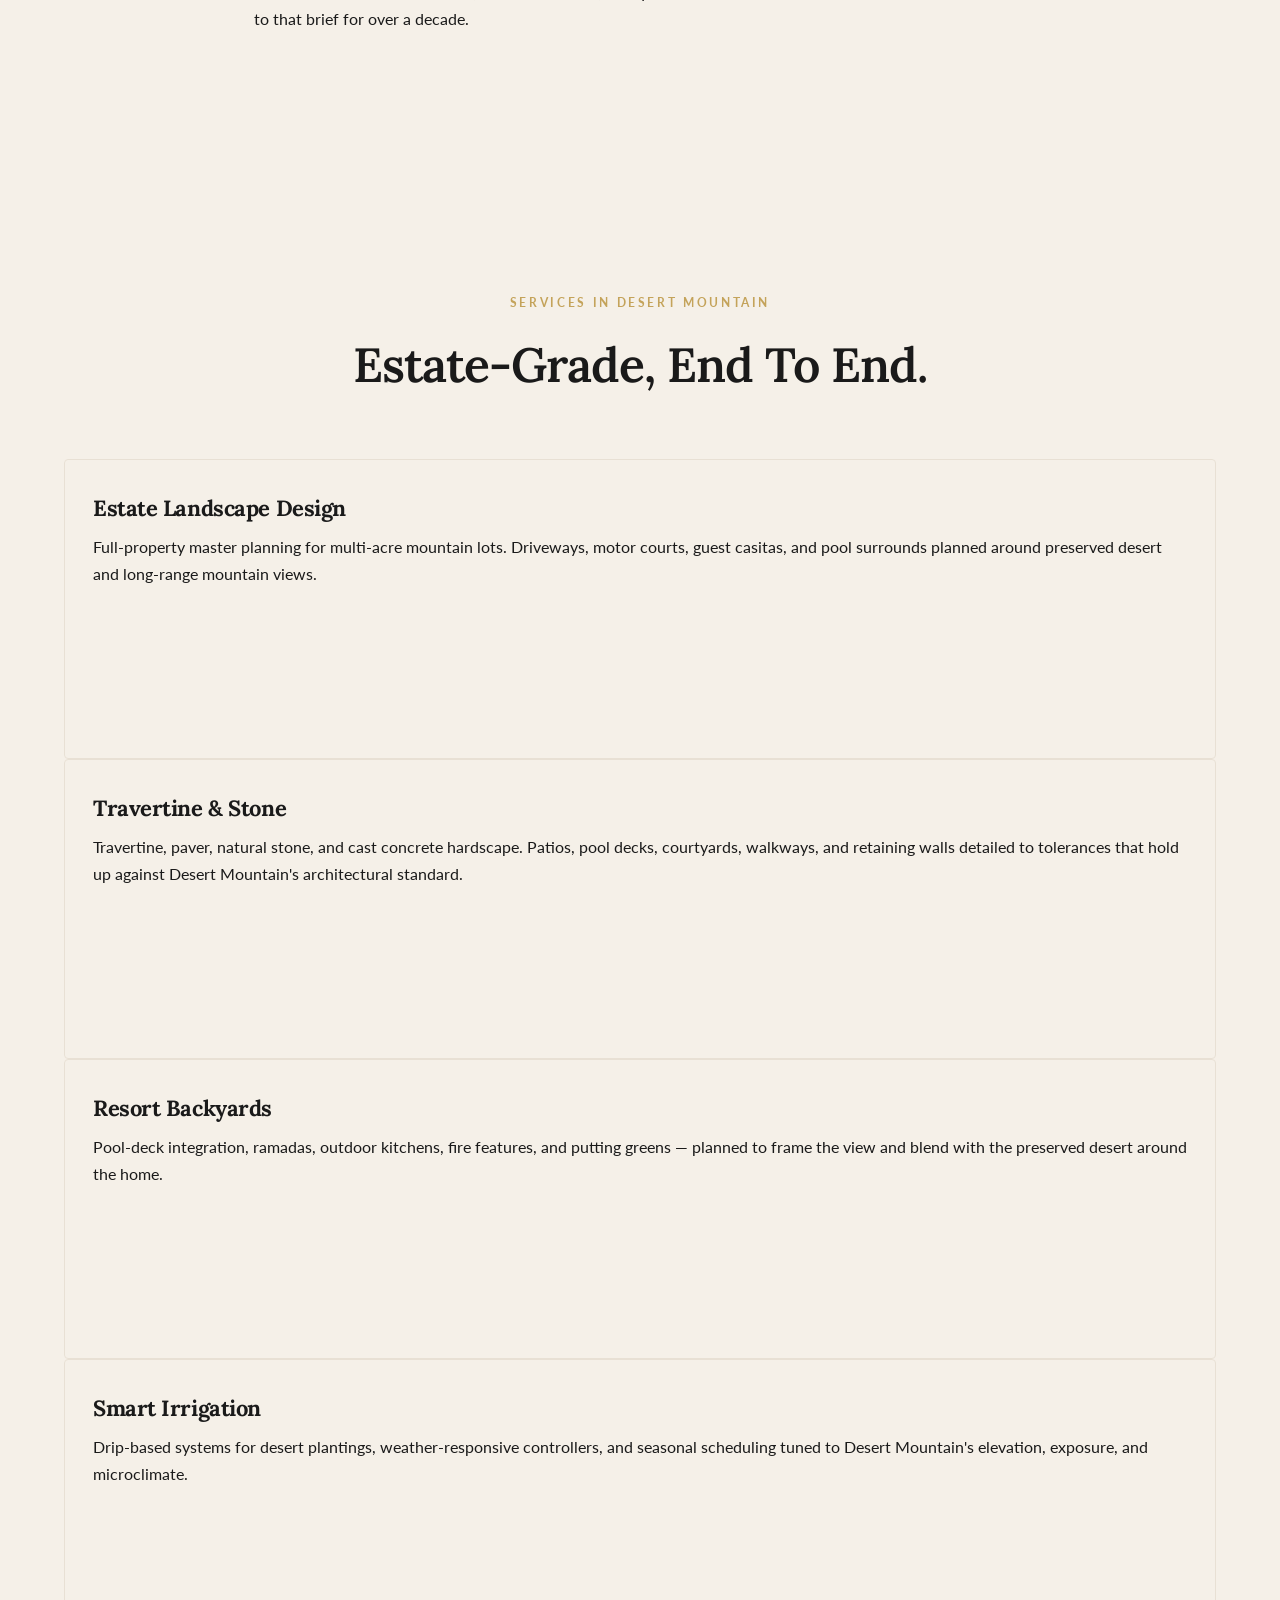
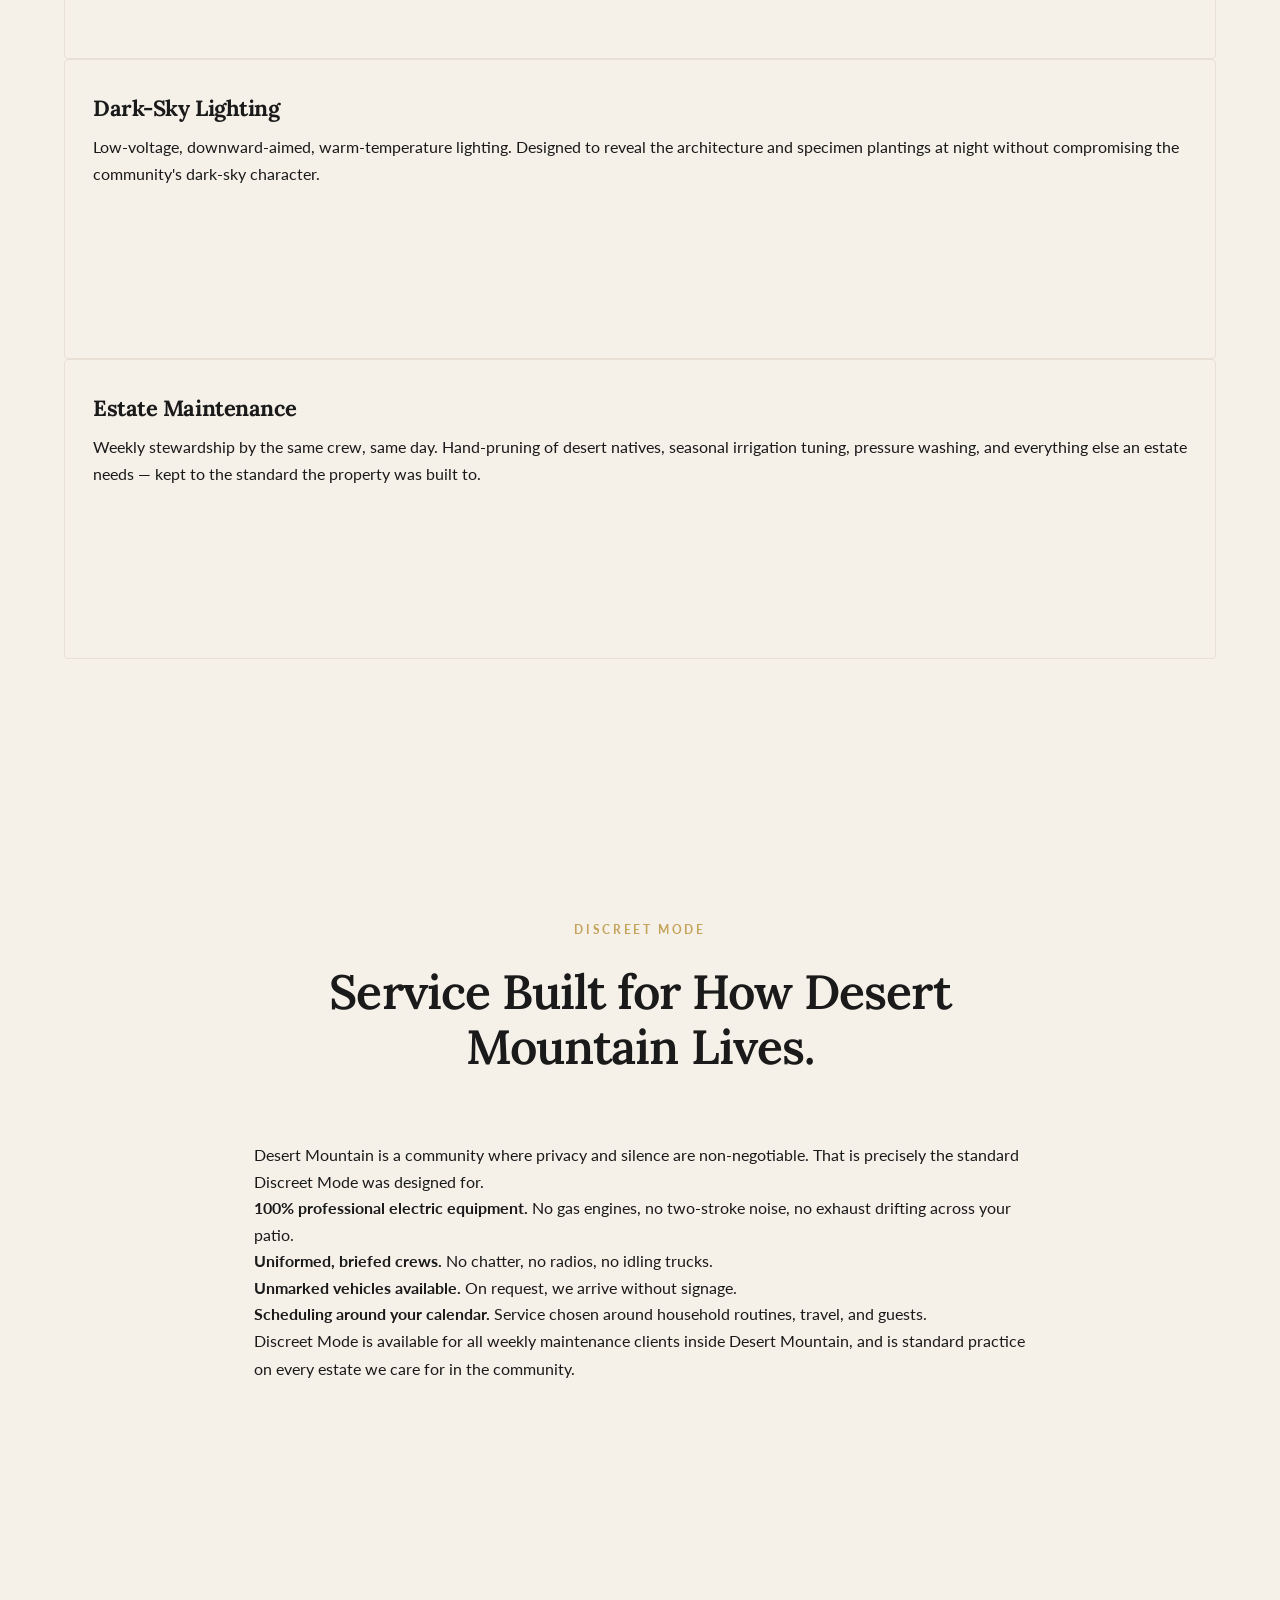
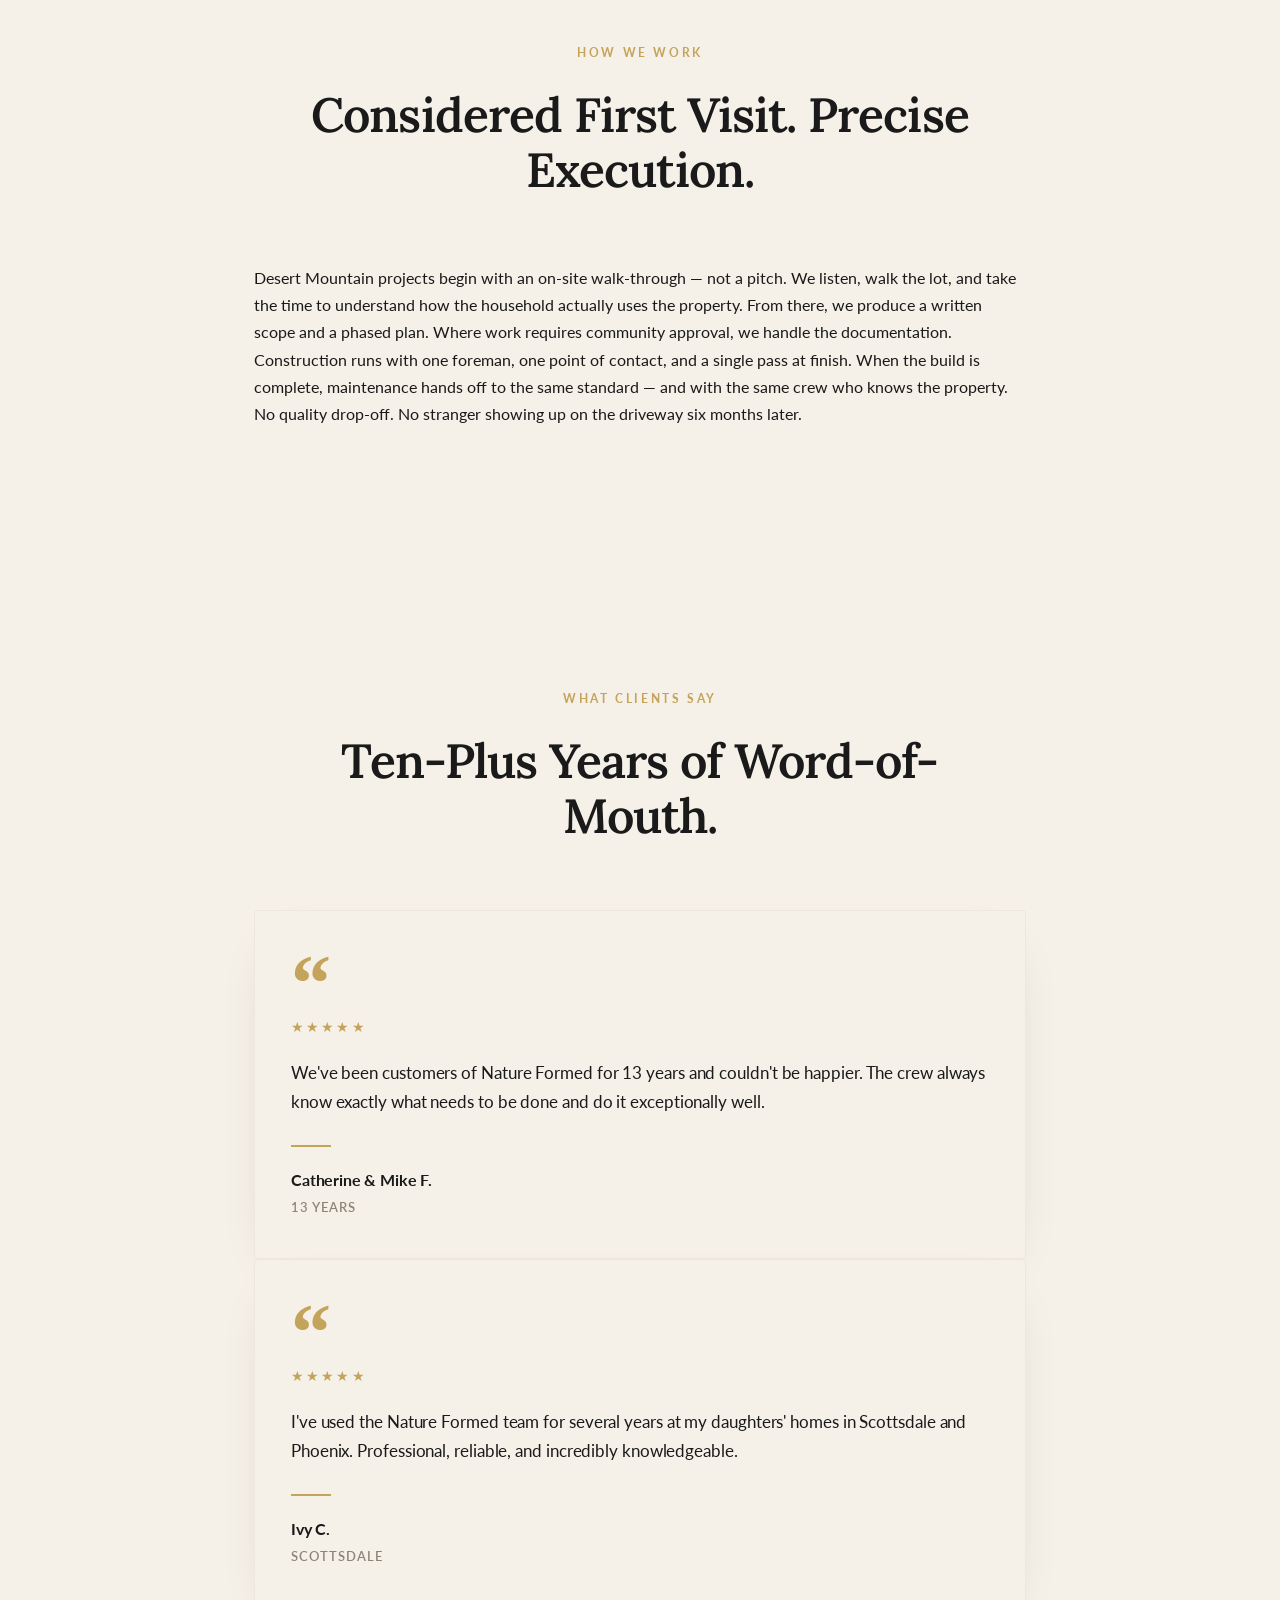
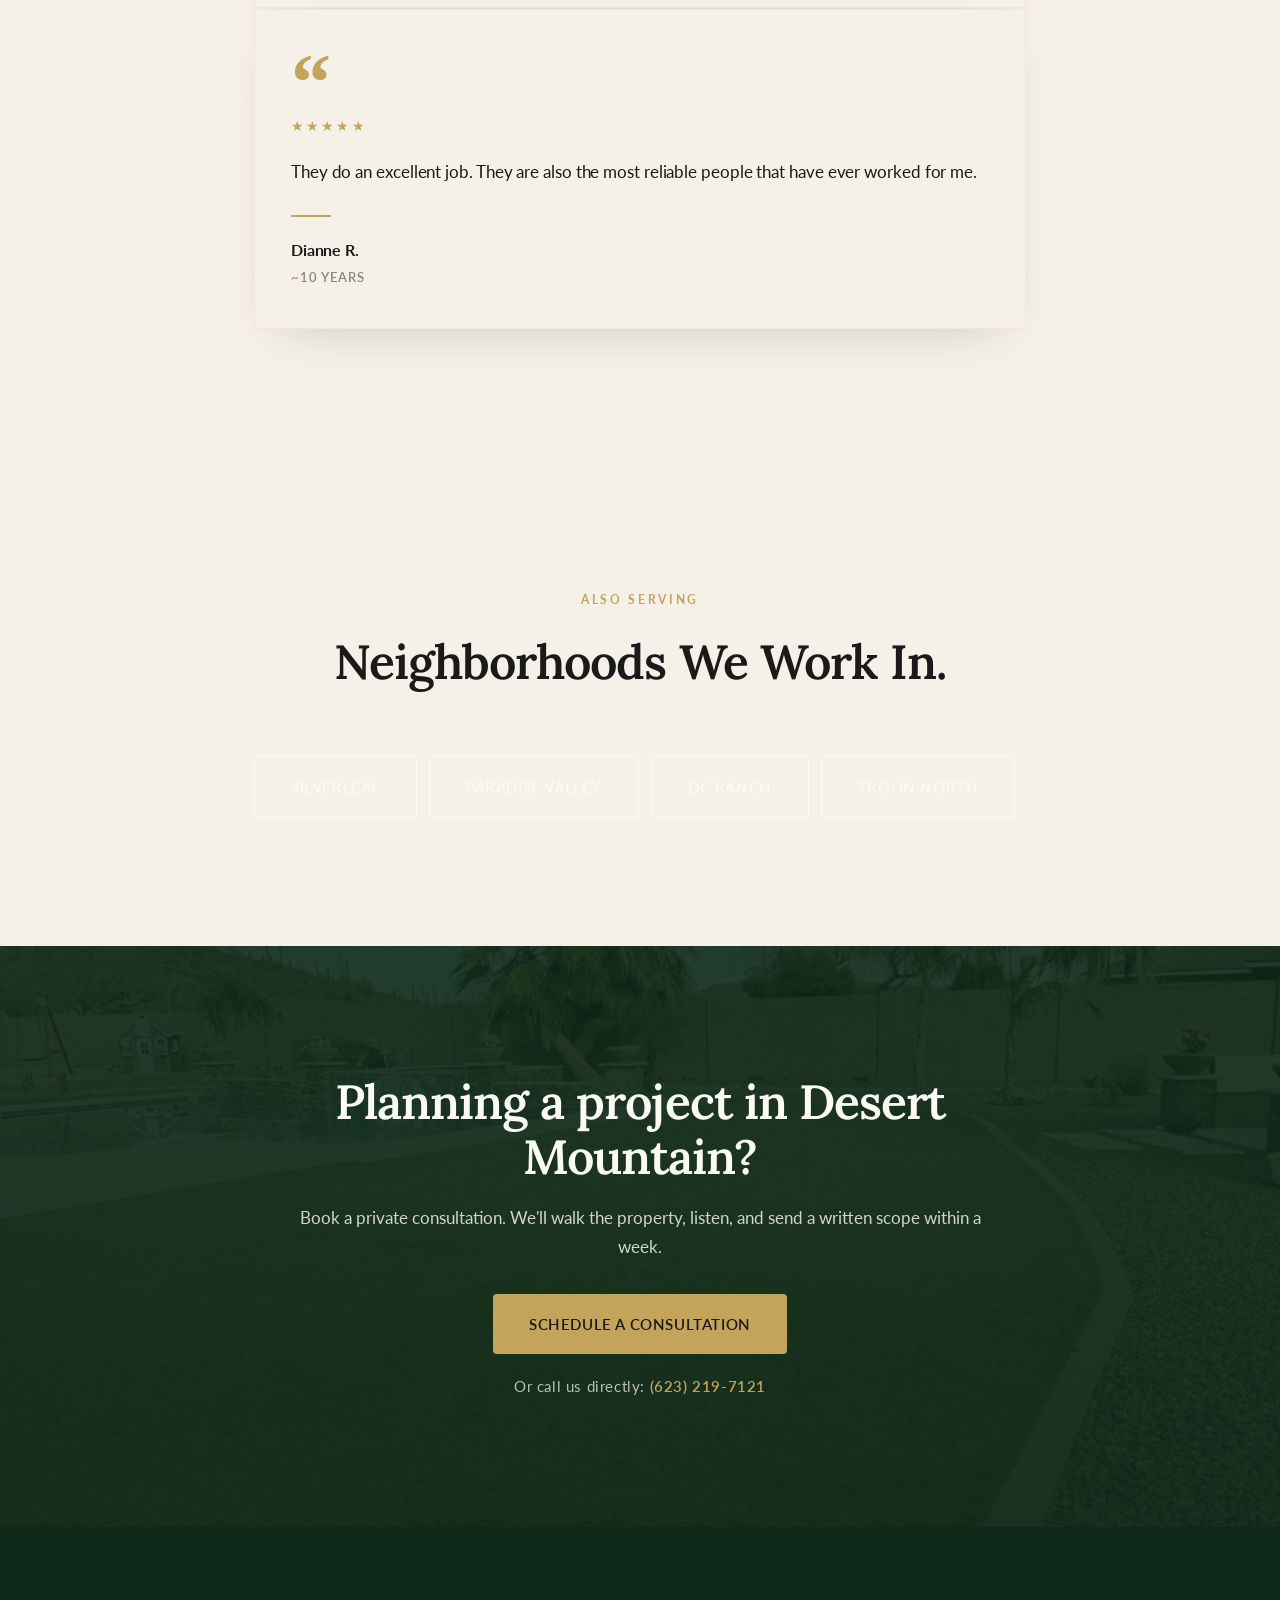
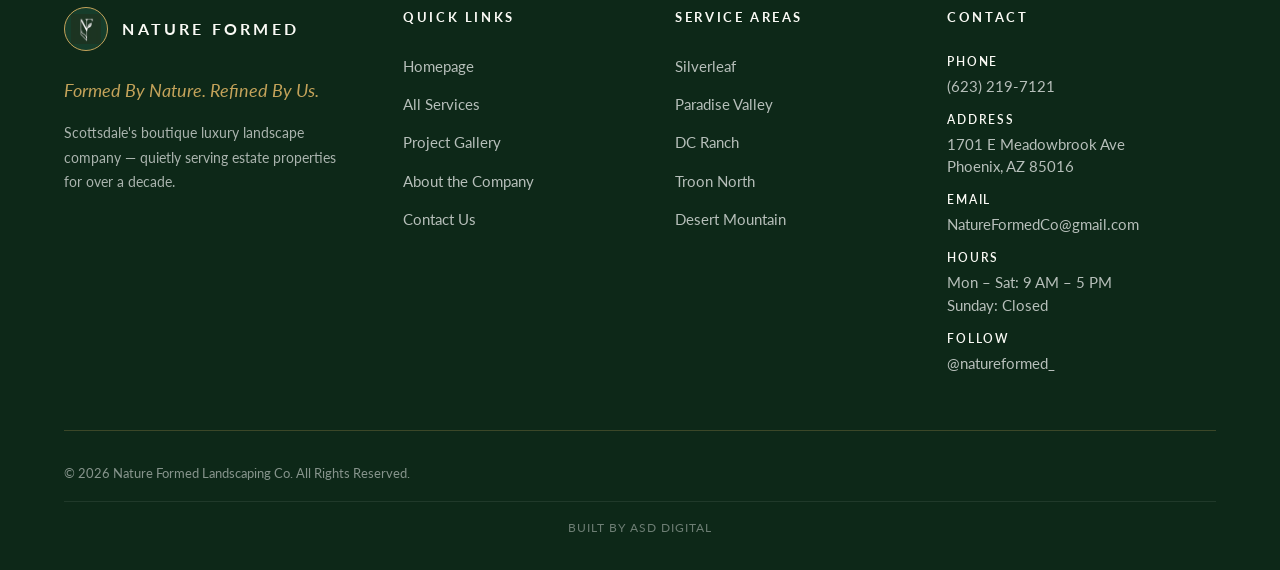
<file: desert-mountain-landscaping.html>
<!DOCTYPE html>
<html lang="en">
<head>
  <meta charset="UTF-8" />
  <meta name="viewport" content="width=device-width, initial-scale=1.0" />
  <!-- Meta Pixel -->
  <script src="js/meta-pixel.js?v=1"></script>
  <title>Desert Mountain Landscape Design | Nature Formed</title>
  <meta name="description" content="Private luxury landscape design, build &amp; maintenance inside Desert Mountain. Discreet Mode quiet service for Arizona's most private golf community." />
  <meta name="keywords" content="desert mountain landscaping, desert mountain landscape designer, desert mountain landscape company, desert mountain az landscape, cave creek luxury landscape, desert mountain estate maintenance, desert mountain backyard design, desert mountain paver patio, desert mountain golf landscape" />
  <meta name="geo.region" content="US-AZ" />
  <meta name="geo.placename" content="Desert Mountain, Scottsdale" />
  <meta name="geo.position" content="33.8180;-111.8590" />
  <meta name="ICBM" content="33.8180, -111.8590" />
  <link rel="canonical" href="https://www.natureformedlandscaping.com/desert-mountain-landscaping.html" />

  <meta property="og:title" content="Desert Mountain Landscape Design &amp; Maintenance | Nature Formed" />
  <meta property="og:description" content="Boutique luxury landscape studio for Desert Mountain &mdash; private, discreet, estate-grade design and stewardship for one of the Valley's most exclusive communities." />
  <meta property="og:type" content="website" />
  <meta property="og:url" content="https://www.natureformedlandscaping.com/desert-mountain-landscaping.html" />
  <meta property="og:image" content="https://www.natureformedlandscaping.com/images/og-image.jpg" />

  <link rel="icon" type="image/png" sizes="32x32" href="images/favicon.png" />
  <link rel="icon" type="image/png" sizes="192x192" href="images/favicon-192.png" />
  <link rel="apple-touch-icon" href="images/apple-touch-icon.png" />
  <meta name="theme-color" content="#0D2818" />

  <link rel="preconnect" href="https://fonts.googleapis.com" />
  <link rel="preconnect" href="https://fonts.gstatic.com" crossorigin />
  <link href="https://fonts.googleapis.com/css2?family=Lora:ital,wght@0,400;0,500;0,600;0,700;1,400;1,600&family=Lato:wght@300;400;600;700;900&display=swap" rel="stylesheet" />
  <link rel="stylesheet" href="css/styles.css?v=20260501b" />

  <script type="application/ld+json">
  {
    "@context": "https://schema.org",
    "@type": "Service",
    "serviceType": "Luxury Landscape Design and Estate Maintenance",
    "provider": {
      "@type": "LandscapingBusiness",
      "name": "Nature Formed Landscaping",
      "url": "https://www.natureformedlandscaping.com",
      "telephone": "+16232197121",
      "priceRange": "$$$",
      "address": {"@type":"PostalAddress","streetAddress":"1701 E Meadowbrook Ave","addressLocality":"Phoenix","addressRegion":"AZ","postalCode":"85016","addressCountry":"US"},
      "aggregateRating": {"@type":"AggregateRating","ratingValue":"5.0","reviewCount":"50","bestRating":"5"}
    },
    "areaServed": {
      "@type": "Neighborhood",
      "name": "Desert Mountain",
      "containedInPlace": {"@type":"City","name":"Scottsdale","sameAs":"https://en.wikipedia.org/wiki/Scottsdale,_Arizona"}
    },
    "offers": {
      "@type": "Offer",
      "description": "Estate landscape design, hardscape, resort backyards, smart irrigation, dark-sky lighting, and Discreet Mode quiet maintenance for Desert Mountain properties."
    }
  }
  </script>

  <script type="application/ld+json">
  {
    "@context": "https://schema.org",
    "@type": "BreadcrumbList",
    "itemListElement": [
      {"@type":"ListItem","position":1,"name":"Home","item":"https://www.natureformedlandscaping.com/"},
      {"@type":"ListItem","position":2,"name":"Service Areas","item":"https://www.natureformedlandscaping.com/#service-areas"},
      {"@type":"ListItem","position":3,"name":"Desert Mountain Landscaping","item":"https://www.natureformedlandscaping.com/desert-mountain-landscaping.html"}
    ]
  }
  </script>
</head>
<body>

  <header class="nav is-light" role="banner">
    <a href="index.html" class="nav__brand" aria-label="Nature Formed Landscaping home">
      <span class="nav__logo">NF<img src="images/logos/nf-monogram-white.png" alt="Nature Formed logo" onerror="this.remove()" /></span>
      <span class="nav__wordmark">Nature Formed</span>
    </a>
    <nav class="nav__menu" role="navigation" aria-label="Primary">
      <a href="index.html" class="nav__link">Home</a>
      <a href="services.html" class="nav__link">Services</a>
      <a href="portfolio.html" class="nav__link">Portfolio</a>
      <a href="about.html" class="nav__link">About</a>
      <a href="contact.html" class="nav__link">Contact</a>
      <a href="tel:+16232197121" class="nav__phone" aria-label="Call us at (623) 219-7121"><span class="nav__phone-icon" aria-hidden="true">☎</span>(623) 219-7121</a>
      <a href="appointments.html" class="nav__cta">Book a Consultation</a>
    </nav>
    <button class="nav__toggle" aria-label="Open menu" aria-expanded="false">
      <span></span><span></span><span></span>
    </button>
  </header>

  <section class="hero hero--tall">
    <div class="hero__bg">
      <img src="images/projects/travertine-driveway.jpg" alt="Travertine driveway on a Desert Mountain-style estate" loading="eager" />
    </div>
    <div class="hero__overlay"></div>
    <div class="hero__content">
      <span class="label">Desert Mountain &middot; Far North Scottsdale</span>
      <h1 class="hero__headline">Desert Mountain Landscape Design &amp; Estate Care.</h1>
      <p class="hero__subtitle">Boutique landscape studio for one of Arizona's most private communities. Estate design, travertine hardscape, resort backyards, and Discreet Mode quiet maintenance &mdash; executed with the discretion Desert Mountain residents expect.</p>
    </div>
  </section>

  <section class="section--cream">
    <div class="container container--narrow">
      <div class="section-header reveal">
        <span class="label">A Different Scale of Quiet</span>
        <h2>Landscape Work That Matches the Community.</h2>
      </div>
      <div class="reveal">
        <p>Desert Mountain is one of the most exclusive residential communities in the American Southwest &mdash; a guard-gated golf and residential club perched above 2,500 feet in the high Sonoran desert. Homes range from restrained desert contemporary to multi-acre mountain estates. Privacy, discretion, and quiet are not amenities here. They are the entire product.</p>
        <p>That is why the landscape work that fits Desert Mountain is not the work that moves through volume shops in South Scottsdale. It is slower, more considered, and quieter in both execution and aesthetic. We have built to that brief for over a decade.</p>
      </div>
    </div>
  </section>

  <section class="section--forest">
    <div class="container">
      <div class="section-header reveal">
        <span class="label">Services in Desert Mountain</span>
        <h2>Estate-Grade, End To End.</h2>
      </div>
      <div class="service-grid reveal">
        <article class="service-card">
          <h3 class="service-card__title">Estate Landscape Design</h3>
          <p>Full-property master planning for multi-acre mountain lots. Driveways, motor courts, guest casitas, and pool surrounds planned around preserved desert and long-range mountain views.</p>
        </article>
        <article class="service-card">
          <h3 class="service-card__title">Travertine &amp; Stone</h3>
          <p>Travertine, paver, natural stone, and cast concrete hardscape. Patios, pool decks, courtyards, walkways, and retaining walls detailed to tolerances that hold up against Desert Mountain's architectural standard.</p>
        </article>
        <article class="service-card">
          <h3 class="service-card__title">Resort Backyards</h3>
          <p>Pool-deck integration, ramadas, outdoor kitchens, fire features, and putting greens &mdash; planned to frame the view and blend with the preserved desert around the home.</p>
        </article>
        <article class="service-card">
          <h3 class="service-card__title">Smart Irrigation</h3>
          <p>Drip-based systems for desert plantings, weather-responsive controllers, and seasonal scheduling tuned to Desert Mountain's elevation, exposure, and microclimate.</p>
        </article>
        <article class="service-card">
          <h3 class="service-card__title">Dark-Sky Lighting</h3>
          <p>Low-voltage, downward-aimed, warm-temperature lighting. Designed to reveal the architecture and specimen plantings at night without compromising the community's dark-sky character.</p>
        </article>
        <article class="service-card">
          <h3 class="service-card__title">Estate Maintenance</h3>
          <p>Weekly stewardship by the same crew, same day. Hand-pruning of desert natives, seasonal irrigation tuning, pressure washing, and everything else an estate needs &mdash; kept to the standard the property was built to.</p>
        </article>
      </div>
    </div>
  </section>

  <section class="section--cream">
    <div class="container container--narrow">
      <div class="section-header reveal">
        <span class="label">Discreet Mode</span>
        <h2>Service Built for How Desert Mountain Lives.</h2>
      </div>
      <div class="reveal">
        <p>Desert Mountain is a community where privacy and silence are non-negotiable. That is precisely the standard <a href="services.html#discreet">Discreet Mode</a> was designed for.</p>
        <ul>
          <li><strong>100% professional electric equipment.</strong> No gas engines, no two-stroke noise, no exhaust drifting across your patio.</li>
          <li><strong>Uniformed, briefed crews.</strong> No chatter, no radios, no idling trucks.</li>
          <li><strong>Unmarked vehicles available.</strong> On request, we arrive without signage.</li>
          <li><strong>Scheduling around your calendar.</strong> Service chosen around household routines, travel, and guests.</li>
        </ul>
        <p>Discreet Mode is available for all weekly maintenance clients inside Desert Mountain, and is standard practice on every estate we care for in the community.</p>
      </div>
    </div>
  </section>

  <section class="section--forest">
    <div class="container container--narrow">
      <div class="section-header reveal">
        <span class="label">How We Work</span>
        <h2>Considered First Visit. Precise Execution.</h2>
      </div>
      <div class="reveal" style="color: var(--warm-white);">
        <p>Desert Mountain projects begin with an on-site walk-through &mdash; not a pitch. We listen, walk the lot, and take the time to understand how the household actually uses the property. From there, we produce a written scope and a phased plan. Where work requires community approval, we handle the documentation.</p>
        <p>Construction runs with one foreman, one point of contact, and a single pass at finish. When the build is complete, maintenance hands off to the same standard &mdash; and with the same crew who knows the property. No quality drop-off. No stranger showing up on the driveway six months later.</p>
      </div>
    </div>
  </section>

  <section class="section--cream">
    <div class="container container--narrow">
      <div class="section-header reveal">
        <span class="label">What Clients Say</span>
        <h2>Ten-Plus Years of Word-of-Mouth.</h2>
      </div>
      <div class="testimonial-grid">
        <article class="testimonial reveal">
          <div class="testimonial__quote">&ldquo;</div>
          <div class="testimonial__stars">★★★★★</div>
          <p class="testimonial__text">We've been customers of Nature Formed for 13 years and couldn't be happier. The crew always know exactly what needs to be done and do it exceptionally well.</p>
          <div class="testimonial__divider"></div>
          <div class="testimonial__name">Catherine &amp; Mike F.</div>
          <div class="testimonial__meta">13 years</div>
        </article>
        <article class="testimonial reveal" data-delay="1">
          <div class="testimonial__quote">&ldquo;</div>
          <div class="testimonial__stars">★★★★★</div>
          <p class="testimonial__text">I've used the Nature Formed team for several years at my daughters' homes in Scottsdale and Phoenix. Professional, reliable, and incredibly knowledgeable.</p>
          <div class="testimonial__divider"></div>
          <div class="testimonial__name">Ivy C.</div>
          <div class="testimonial__meta">Scottsdale</div>
        </article>
        <article class="testimonial reveal" data-delay="2">
          <div class="testimonial__quote">&ldquo;</div>
          <div class="testimonial__stars">★★★★★</div>
          <p class="testimonial__text">They do an excellent job. They are also the most reliable people that have ever worked for me.</p>
          <div class="testimonial__divider"></div>
          <div class="testimonial__name">Dianne R.</div>
          <div class="testimonial__meta">~10 years</div>
        </article>
      </div>
    </div>
  </section>

  <section class="section--cream">
    <div class="container container--narrow">
      <div class="section-header reveal">
        <span class="label">Also Serving</span>
        <h2>Neighborhoods We Work In.</h2>
      </div>
      <div class="reveal" style="display:flex; flex-wrap:wrap; gap:0.75rem;">
        <a href="silverleaf-landscaping.html" class="btn btn--outline">Silverleaf</a>
        <a href="paradise-valley-landscaping.html" class="btn btn--outline">Paradise Valley</a>
        <a href="dc-ranch-landscaping.html" class="btn btn--outline">DC Ranch</a>
        <a href="troon-north-landscaping.html" class="btn btn--outline">Troon North</a>
      </div>
    </div>
  </section>

  <section class="cta-banner">
    <video class="cta-banner__video" autoplay muted loop playsinline preload="metadata" poster="images/projects/sod-install-established.jpg">
      <source src="images/videos/img_6258.mp4" type="video/mp4" />
    </video>
    <div class="cta-banner__inner reveal">
      <h2>Planning a project in Desert Mountain?</h2>
      <p>Book a private consultation. We'll walk the property, listen, and send a written scope within a week.</p>
      <a href="contact.html" class="btn btn--primary">Schedule A Consultation</a>
      <div class="cta-banner__phone">Or call us directly: <a href="tel:+16232197121">(623) 219-7121</a></div>
    </div>
  </section>

  <footer class="footer">
    <div class="footer__grid">
      <div class="footer__brand">
        <div class="footer__brand-row">
          <span class="nav__logo">NF<img src="images/logos/nf-monogram-white.png" alt="Nature Formed logo" onerror="this.remove()" /></span>
          <span class="footer__wordmark">Nature Formed</span>
        </div>
        <div class="footer__tagline">Formed By Nature. Refined By Us.</div>
        <p class="footer__mission">Scottsdale's boutique luxury landscape company &mdash; quietly serving estate properties for over a decade.</p>
      </div>
      <div>
        <div class="footer__title">Quick Links</div>
        <ul class="footer__list">
          <li><a href="index.html">Homepage</a></li>
          <li><a href="services.html">All Services</a></li>
          <li><a href="portfolio.html">Project Gallery</a></li>
          <li><a href="about.html">About the Company</a></li>
          <li><a href="contact.html">Contact Us</a></li>
        </ul>
      </div>
      <div>
        <div class="footer__title">Service Areas</div>
        <ul class="footer__list">
          <li><a href="silverleaf-landscaping.html">Silverleaf</a></li>
          <li><a href="paradise-valley-landscaping.html">Paradise Valley</a></li>
          <li><a href="dc-ranch-landscaping.html">DC Ranch</a></li>
          <li><a href="troon-north-landscaping.html">Troon North</a></li>
          <li><a href="desert-mountain-landscaping.html">Desert Mountain</a></li>
        </ul>
      </div>
      <div>
        <div class="footer__title">Contact</div>
        <div class="footer__contact">
          <div class="footer__contact-item"><strong>Phone</strong><a href="tel:+16232197121">(623) 219-7121</a></div>
          <div class="footer__contact-item"><strong>Address</strong><span style="color:rgba(255,255,255,0.7);">1701 E Meadowbrook Ave<br/>Phoenix, AZ 85016</span></div>
          <div class="footer__contact-item"><strong>Email</strong><a href="mailto:NatureFormedCo@gmail.com">NatureFormedCo@gmail.com</a></div>
          <div class="footer__contact-item"><strong>Hours</strong>Mon &ndash; Sat: 9 AM &ndash; 5 PM<br/>Sunday: Closed</div>
          <div class="footer__contact-item"><strong>Follow</strong><a href="https://www.instagram.com/natureformed_" target="_blank" rel="noopener">@natureformed_</a></div>
        </div>
      </div>
    </div>
    <div class="footer__bottom">
      <div>&copy; <span id="year">2026</span> Nature Formed Landscaping Co. All Rights Reserved.</div>
      <div>ROC# [to be added]</div>
    </div>
    <div class="footer__credit">Built by <a href="https://www.instagram.com/asddigital_" target="_blank" rel="noopener">ASD Digital</a></div>
  </footer>


  <script>document.getElementById('year').textContent = new Date().getFullYear();</script>
  <script src="js/main.js?v=20260501b"></script>
</body>
</html>
</file>
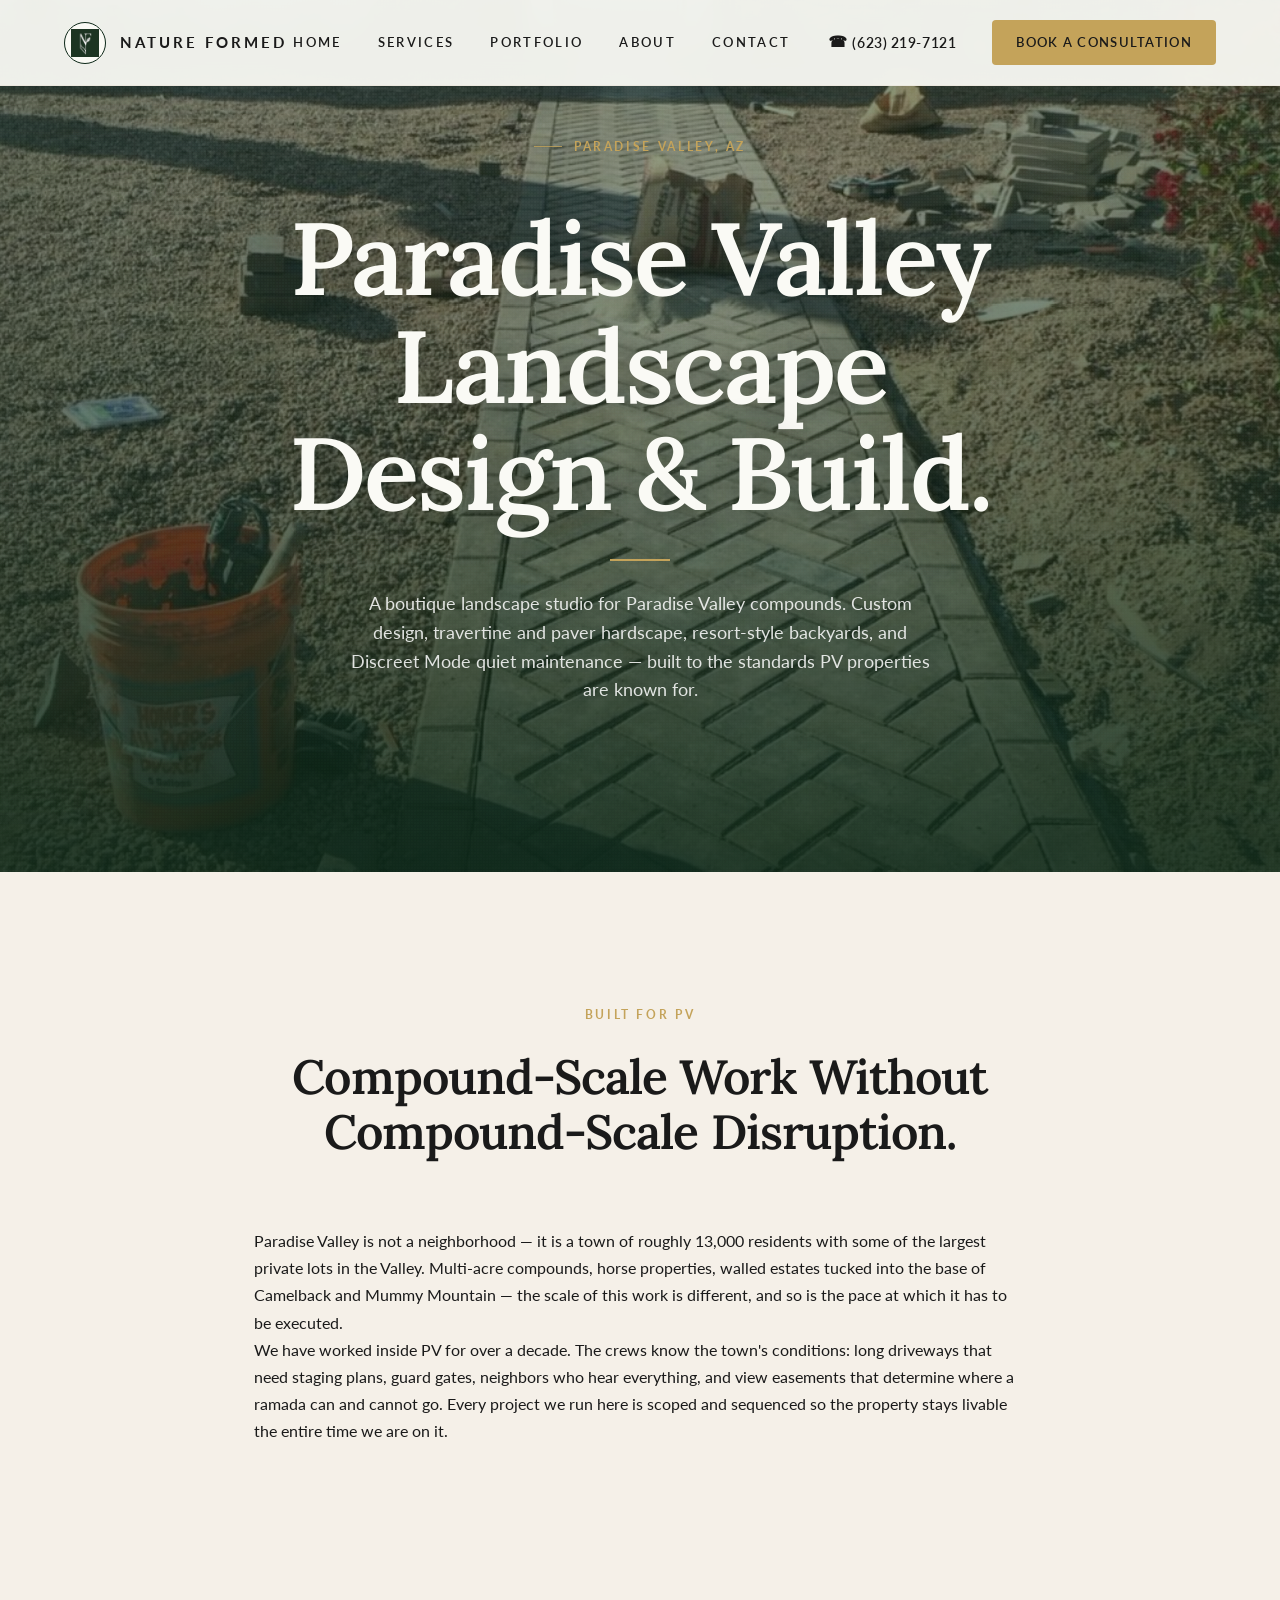
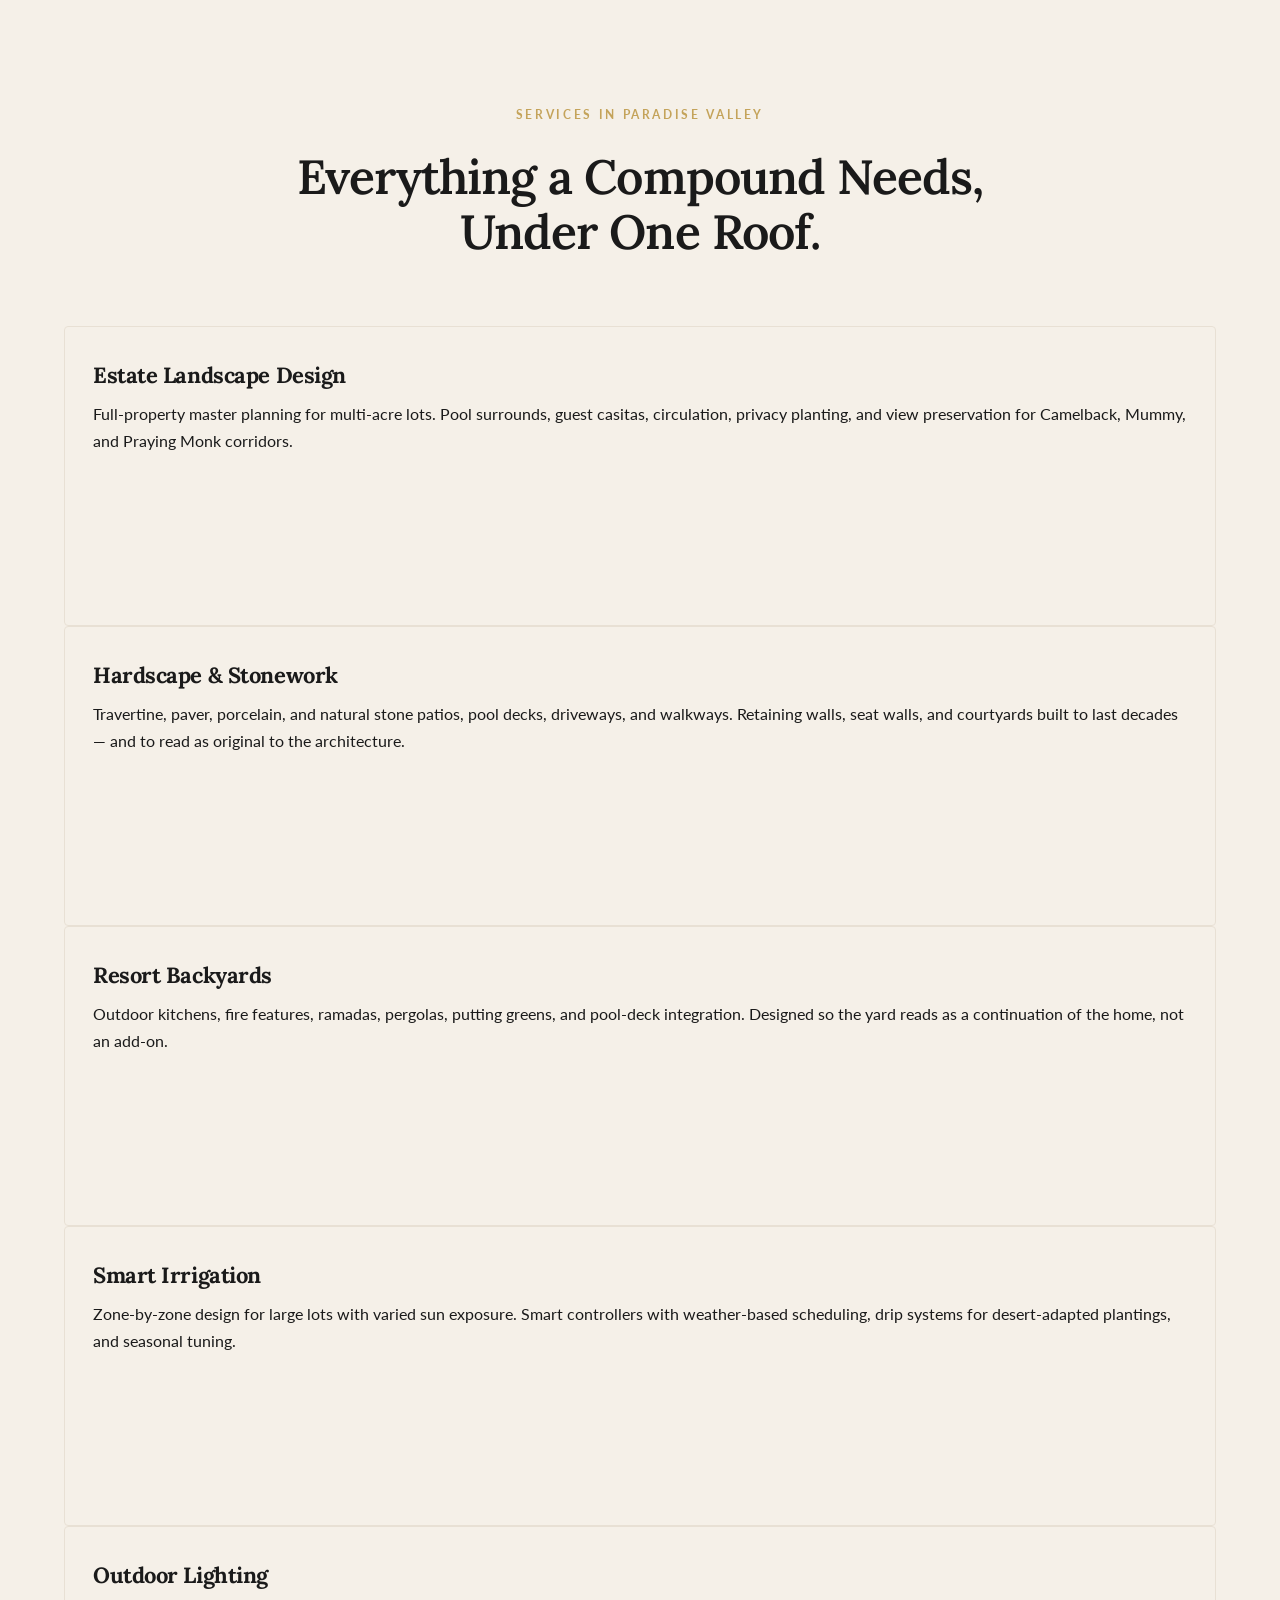
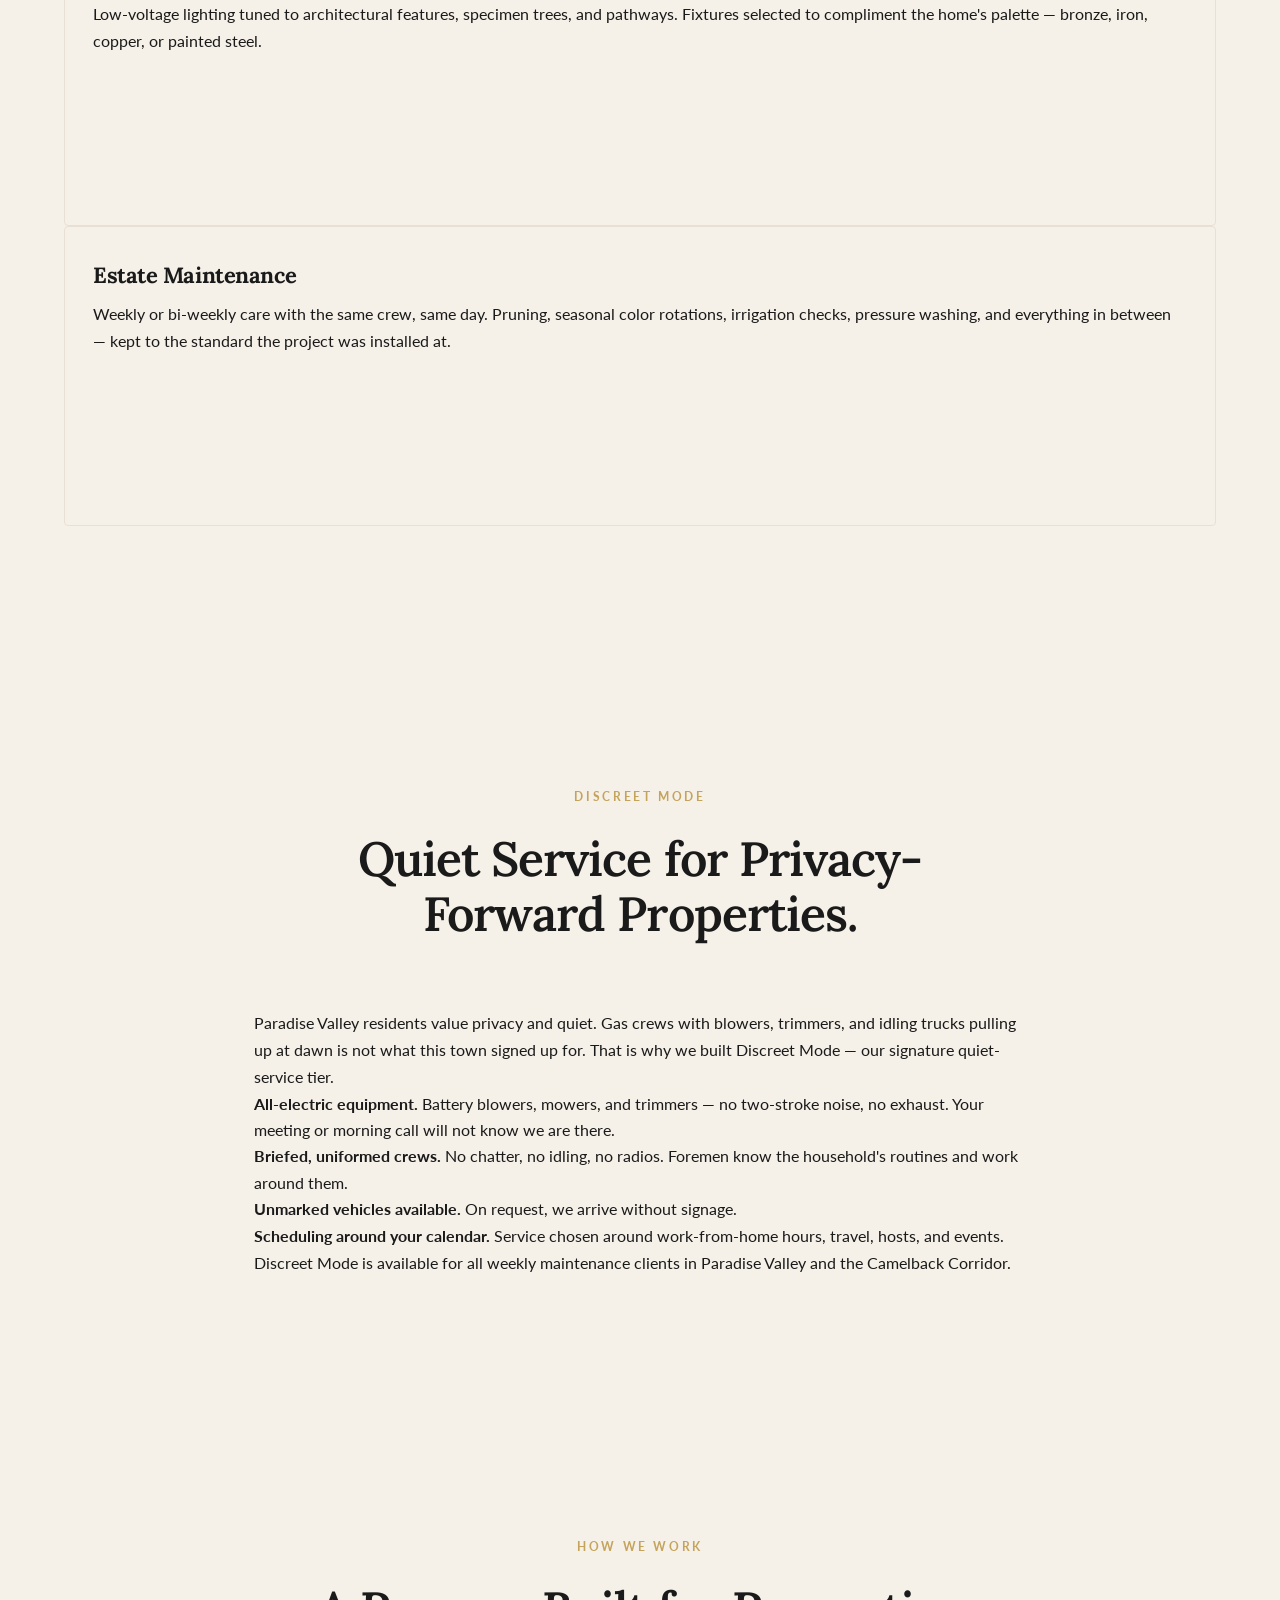
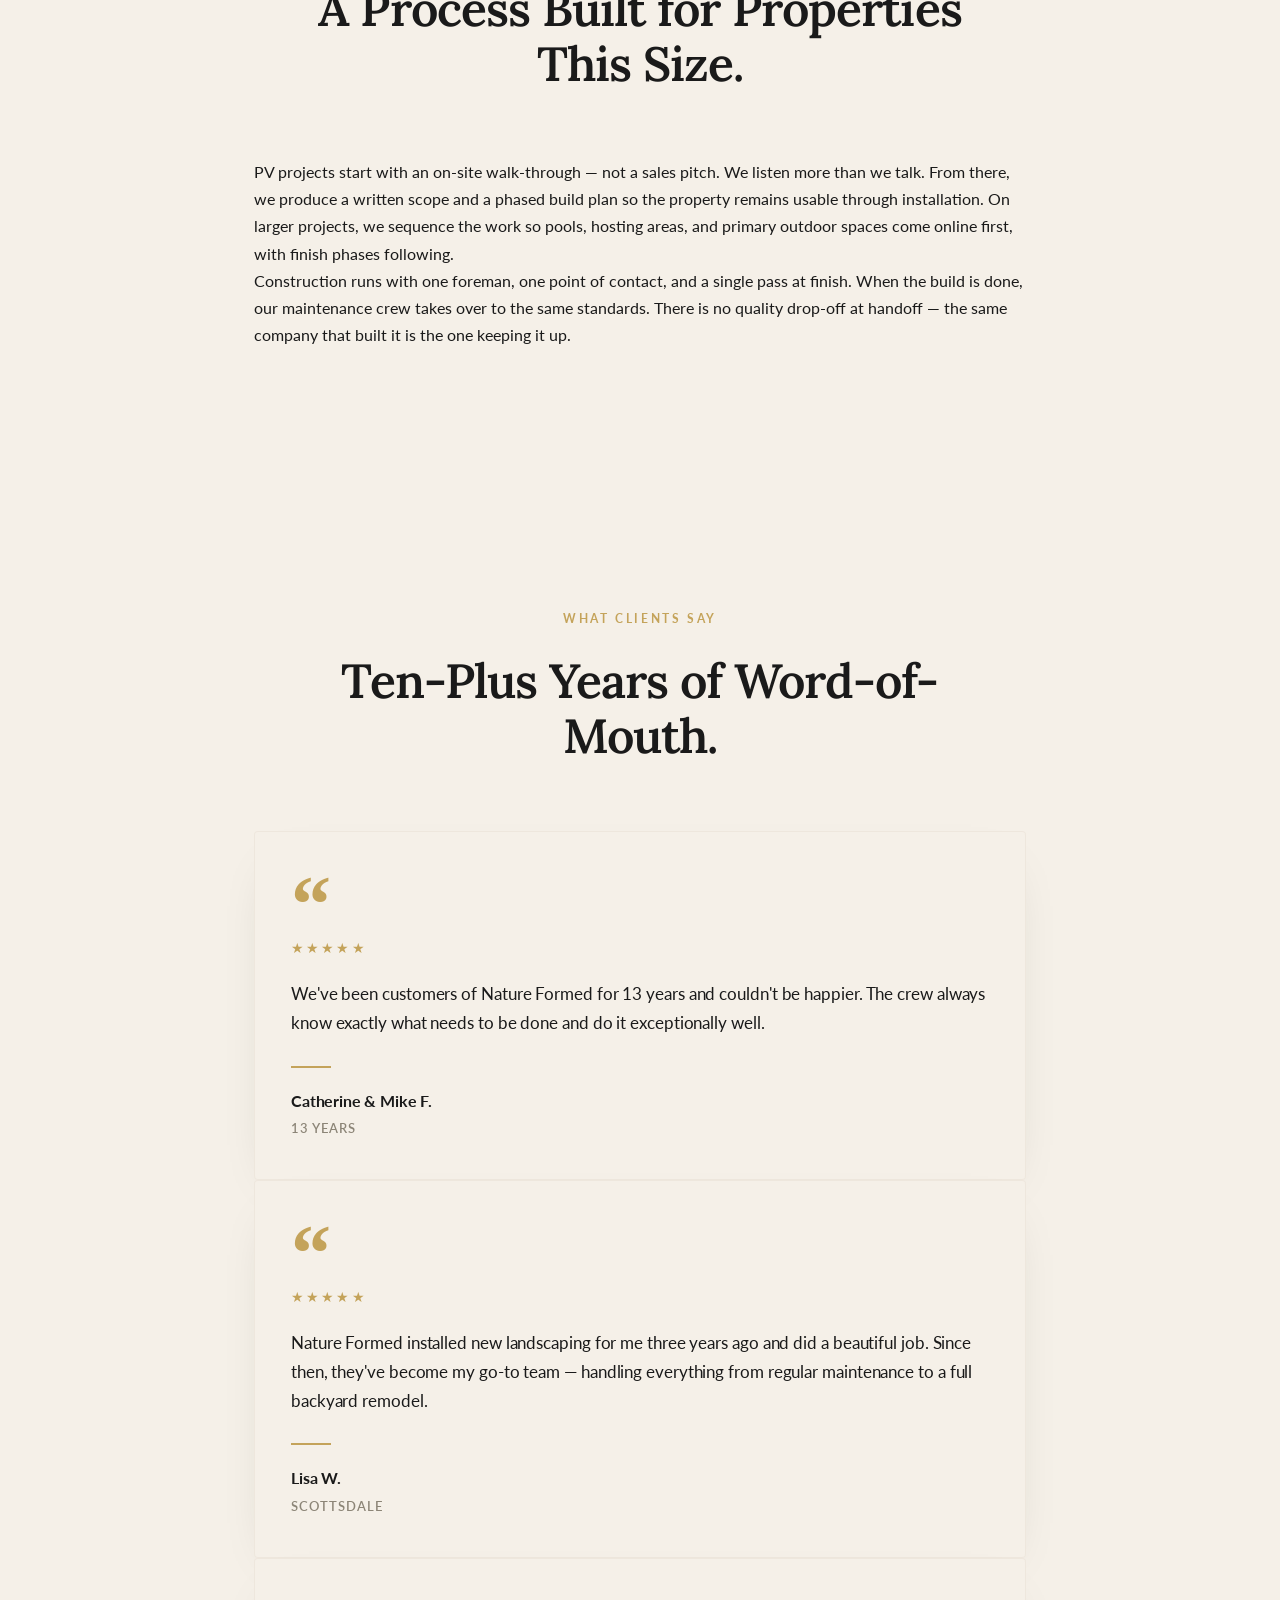
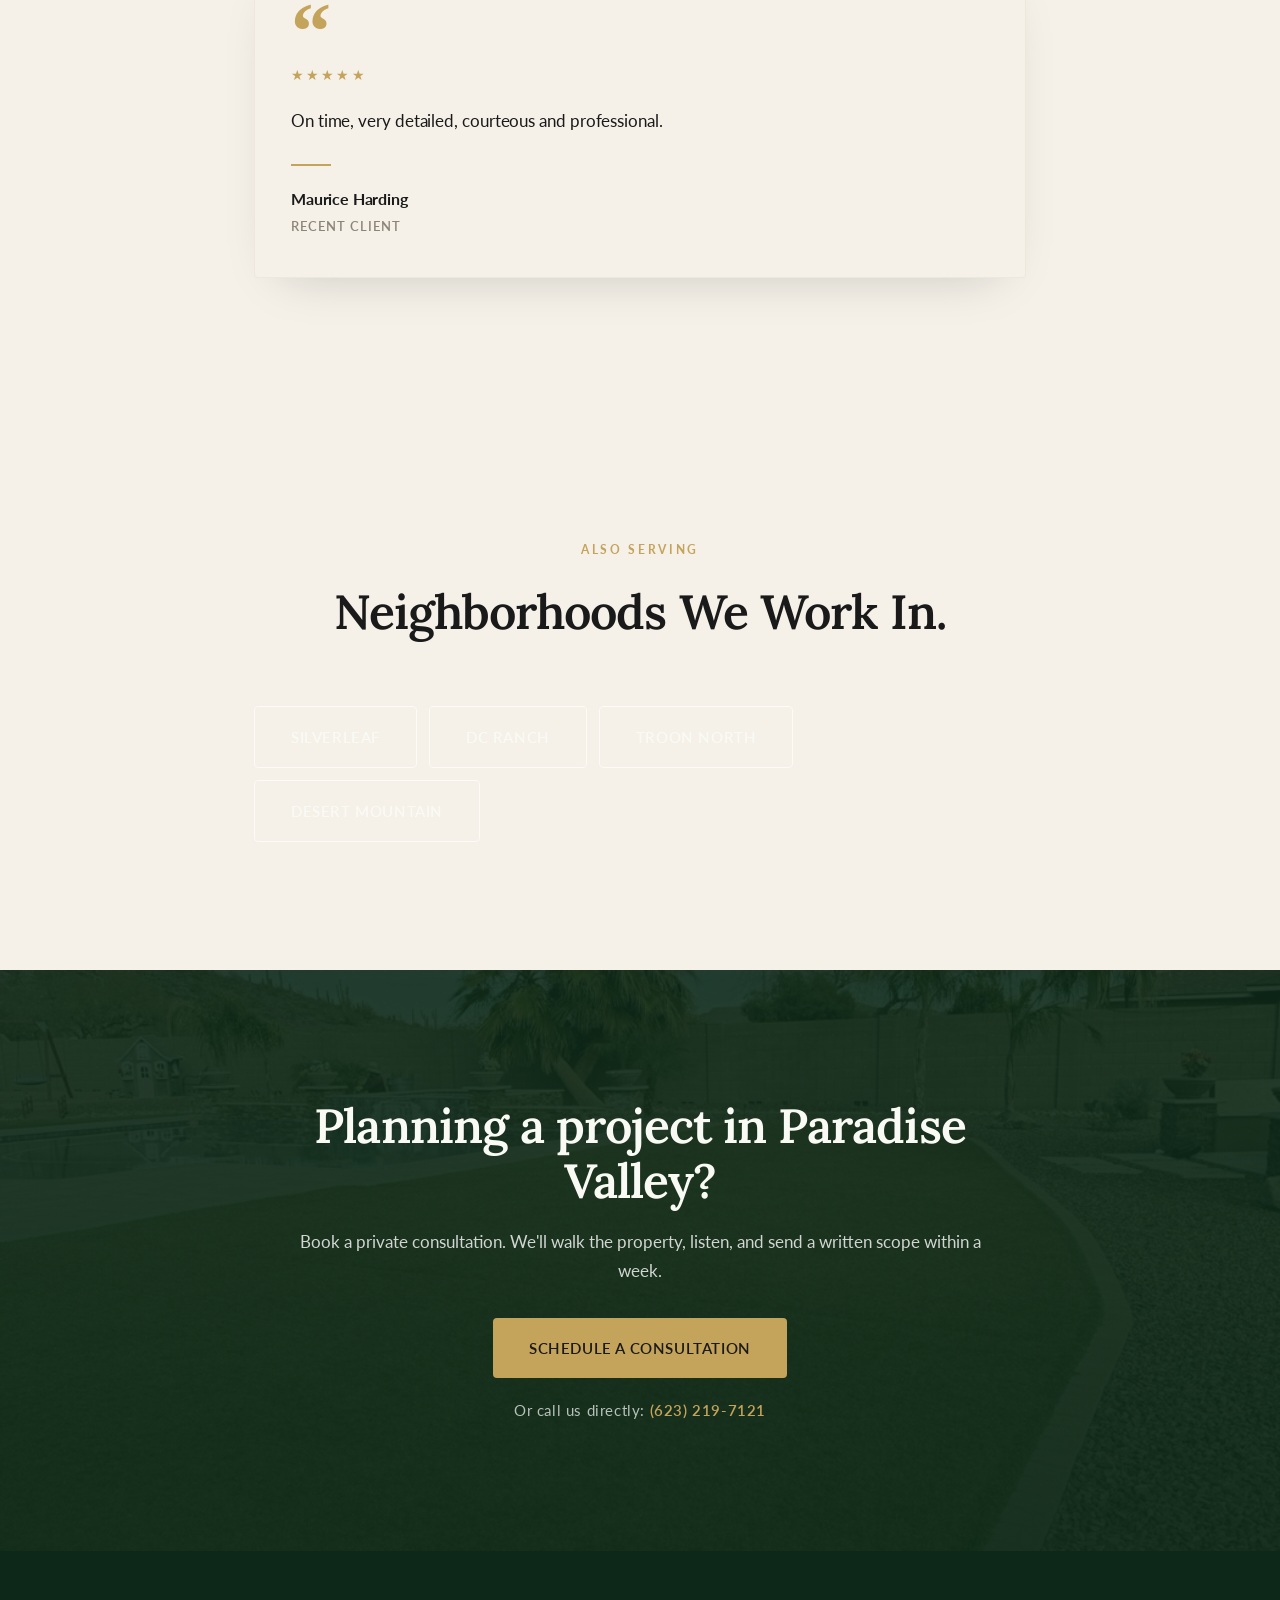
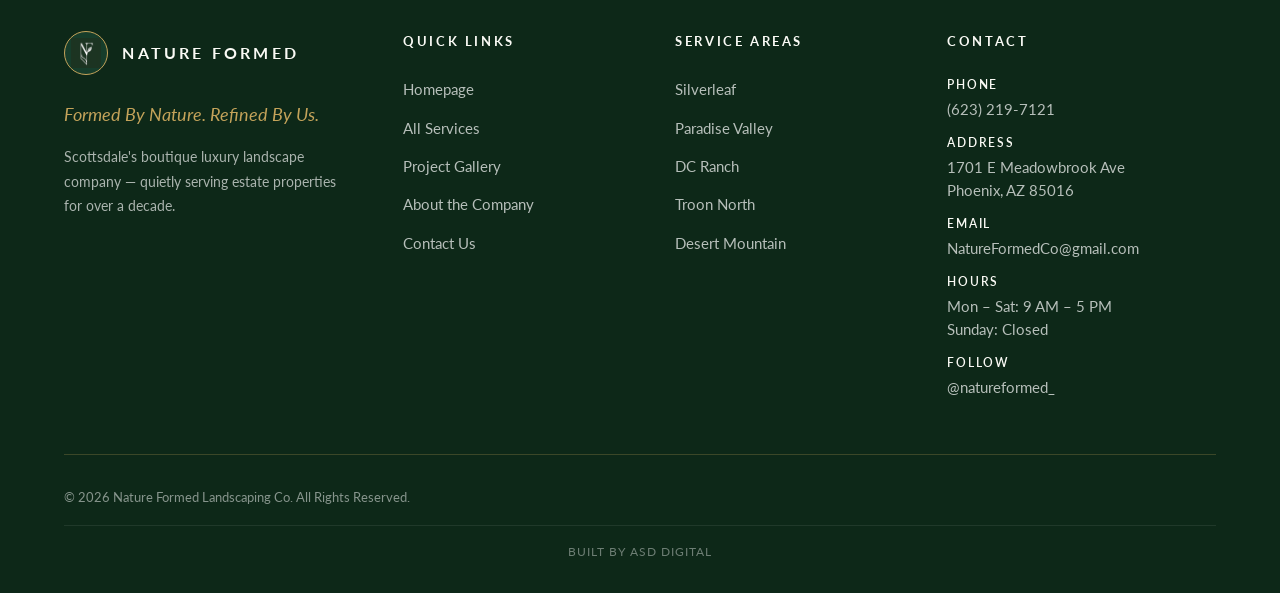
<file: paradise-valley-landscaping.html>
<!DOCTYPE html>
<html lang="en">
<head>
  <meta charset="UTF-8" />
  <meta name="viewport" content="width=device-width, initial-scale=1.0" />
  <!-- Meta Pixel -->
  <script src="js/meta-pixel.js?v=1"></script>
  <title>Paradise Valley Landscape Designer &amp; Builder | Nature Formed</title>
  <meta name="description" content="Paradise Valley's boutique luxury landscape company. Estate design, travertine hardscape, resort backyards, and Discreet Mode quiet maintenance for PV compounds." />
  <meta name="keywords" content="paradise valley landscaping, paradise valley landscape designer, paradise valley landscaper, luxury landscaping paradise valley, paradise valley backyard design, paradise valley paver patio, paradise valley travertine, paradise valley estate maintenance, pv az landscape company" />
  <meta name="geo.region" content="US-AZ" />
  <meta name="geo.placename" content="Paradise Valley" />
  <meta name="geo.position" content="33.5317;-111.9426" />
  <meta name="ICBM" content="33.5317, -111.9426" />
  <link rel="canonical" href="https://www.natureformedlandscaping.com/paradise-valley-landscaping.html" />

  <meta property="og:title" content="Paradise Valley Landscape Designer &amp; Builder | Nature Formed" />
  <meta property="og:description" content="Boutique luxury landscape company serving Paradise Valley compounds &mdash; estate design, hardscape, resort backyards, and Discreet Mode quiet maintenance." />
  <meta property="og:type" content="website" />
  <meta property="og:url" content="https://www.natureformedlandscaping.com/paradise-valley-landscaping.html" />
  <meta property="og:image" content="https://www.natureformedlandscaping.com/images/og-image.jpg" />

  <link rel="icon" type="image/png" sizes="32x32" href="images/favicon.png" />
  <link rel="icon" type="image/png" sizes="192x192" href="images/favicon-192.png" />
  <link rel="apple-touch-icon" href="images/apple-touch-icon.png" />
  <meta name="theme-color" content="#0D2818" />

  <link rel="preconnect" href="https://fonts.googleapis.com" />
  <link rel="preconnect" href="https://fonts.gstatic.com" crossorigin />
  <link href="https://fonts.googleapis.com/css2?family=Lora:ital,wght@0,400;0,500;0,600;0,700;1,400;1,600&family=Lato:wght@300;400;600;700;900&display=swap" rel="stylesheet" />
  <link rel="stylesheet" href="css/styles.css?v=20260501b" />

  <script type="application/ld+json">
  {
    "@context": "https://schema.org",
    "@type": "Service",
    "serviceType": "Luxury Landscape Design and Build",
    "provider": {
      "@type": "LandscapingBusiness",
      "name": "Nature Formed Landscaping",
      "url": "https://www.natureformedlandscaping.com",
      "telephone": "+16232197121",
      "priceRange": "$$$",
      "address": {"@type":"PostalAddress","streetAddress":"1701 E Meadowbrook Ave","addressLocality":"Phoenix","addressRegion":"AZ","postalCode":"85016","addressCountry":"US"},
      "aggregateRating": {"@type":"AggregateRating","ratingValue":"5.0","reviewCount":"50","bestRating":"5"}
    },
    "areaServed": {
      "@type": "City",
      "name": "Paradise Valley",
      "sameAs": "https://en.wikipedia.org/wiki/Paradise_Valley,_Arizona"
    },
    "offers": {
      "@type": "Offer",
      "description": "Estate landscape design, travertine and paver hardscape, resort backyards, smart irrigation, outdoor lighting, and Discreet Mode quiet maintenance for Paradise Valley compounds."
    }
  }
  </script>

  <script type="application/ld+json">
  {
    "@context": "https://schema.org",
    "@type": "BreadcrumbList",
    "itemListElement": [
      {"@type":"ListItem","position":1,"name":"Home","item":"https://www.natureformedlandscaping.com/"},
      {"@type":"ListItem","position":2,"name":"Service Areas","item":"https://www.natureformedlandscaping.com/#service-areas"},
      {"@type":"ListItem","position":3,"name":"Paradise Valley Landscaping","item":"https://www.natureformedlandscaping.com/paradise-valley-landscaping.html"}
    ]
  }
  </script>
</head>
<body>

  <header class="nav is-light" role="banner">
    <a href="index.html" class="nav__brand" aria-label="Nature Formed Landscaping home">
      <span class="nav__logo">NF<img src="images/logos/nf-monogram-white.png" alt="Nature Formed logo" onerror="this.remove()" /></span>
      <span class="nav__wordmark">Nature Formed</span>
    </a>
    <nav class="nav__menu" role="navigation" aria-label="Primary">
      <a href="index.html" class="nav__link">Home</a>
      <a href="services.html" class="nav__link">Services</a>
      <a href="portfolio.html" class="nav__link">Portfolio</a>
      <a href="about.html" class="nav__link">About</a>
      <a href="contact.html" class="nav__link">Contact</a>
      <a href="tel:+16232197121" class="nav__phone" aria-label="Call us at (623) 219-7121"><span class="nav__phone-icon" aria-hidden="true">☎</span>(623) 219-7121</a>
      <a href="appointments.html" class="nav__cta">Book a Consultation</a>
    </nav>
    <button class="nav__toggle" aria-label="Open menu" aria-expanded="false">
      <span></span><span></span><span></span>
    </button>
  </header>

  <section class="hero hero--tall">
    <div class="hero__bg">
      <img src="images/projects/paver-walkway-finished.jpg" alt="Estate paver walkway in a Paradise Valley compound" loading="eager" />
    </div>
    <div class="hero__overlay"></div>
    <div class="hero__content">
      <span class="label">Paradise Valley, AZ</span>
      <h1 class="hero__headline">Paradise Valley Landscape Design &amp; Build.</h1>
      <p class="hero__subtitle">A boutique landscape studio for Paradise Valley compounds. Custom design, travertine and paver hardscape, resort-style backyards, and Discreet Mode quiet maintenance &mdash; built to the standards PV properties are known for.</p>
    </div>
  </section>

  <section class="section--cream">
    <div class="container container--narrow">
      <div class="section-header reveal">
        <span class="label">Built for PV</span>
        <h2>Compound-Scale Work Without Compound-Scale Disruption.</h2>
      </div>
      <div class="reveal">
        <p>Paradise Valley is not a neighborhood &mdash; it is a town of roughly 13,000 residents with some of the largest private lots in the Valley. Multi-acre compounds, horse properties, walled estates tucked into the base of Camelback and Mummy Mountain &mdash; the scale of this work is different, and so is the pace at which it has to be executed.</p>
        <p>We have worked inside PV for over a decade. The crews know the town's conditions: long driveways that need staging plans, guard gates, neighbors who hear everything, and view easements that determine where a ramada can and cannot go. Every project we run here is scoped and sequenced so the property stays livable the entire time we are on it.</p>
      </div>
    </div>
  </section>

  <section class="section--forest">
    <div class="container">
      <div class="section-header reveal">
        <span class="label">Services in Paradise Valley</span>
        <h2>Everything a Compound Needs, Under One Roof.</h2>
      </div>
      <div class="service-grid reveal">
        <article class="service-card">
          <h3 class="service-card__title">Estate Landscape Design</h3>
          <p>Full-property master planning for multi-acre lots. Pool surrounds, guest casitas, circulation, privacy planting, and view preservation for Camelback, Mummy, and Praying Monk corridors.</p>
        </article>
        <article class="service-card">
          <h3 class="service-card__title">Hardscape &amp; Stonework</h3>
          <p>Travertine, paver, porcelain, and natural stone patios, pool decks, driveways, and walkways. Retaining walls, seat walls, and courtyards built to last decades &mdash; and to read as original to the architecture.</p>
        </article>
        <article class="service-card">
          <h3 class="service-card__title">Resort Backyards</h3>
          <p>Outdoor kitchens, fire features, ramadas, pergolas, putting greens, and pool-deck integration. Designed so the yard reads as a continuation of the home, not an add-on.</p>
        </article>
        <article class="service-card">
          <h3 class="service-card__title">Smart Irrigation</h3>
          <p>Zone-by-zone design for large lots with varied sun exposure. Smart controllers with weather-based scheduling, drip systems for desert-adapted plantings, and seasonal tuning.</p>
        </article>
        <article class="service-card">
          <h3 class="service-card__title">Outdoor Lighting</h3>
          <p>Low-voltage lighting tuned to architectural features, specimen trees, and pathways. Fixtures selected to compliment the home's palette &mdash; bronze, iron, copper, or painted steel.</p>
        </article>
        <article class="service-card">
          <h3 class="service-card__title">Estate Maintenance</h3>
          <p>Weekly or bi-weekly care with the same crew, same day. Pruning, seasonal color rotations, irrigation checks, pressure washing, and everything in between &mdash; kept to the standard the project was installed at.</p>
        </article>
      </div>
    </div>
  </section>

  <section class="section--cream">
    <div class="container container--narrow">
      <div class="section-header reveal">
        <span class="label">Discreet Mode</span>
        <h2>Quiet Service for Privacy-Forward Properties.</h2>
      </div>
      <div class="reveal">
        <p>Paradise Valley residents value privacy and quiet. Gas crews with blowers, trimmers, and idling trucks pulling up at dawn is not what this town signed up for. That is why we built <a href="services.html#discreet">Discreet Mode</a> &mdash; our signature quiet-service tier.</p>
        <ul>
          <li><strong>All-electric equipment.</strong> Battery blowers, mowers, and trimmers &mdash; no two-stroke noise, no exhaust. Your meeting or morning call will not know we are there.</li>
          <li><strong>Briefed, uniformed crews.</strong> No chatter, no idling, no radios. Foremen know the household's routines and work around them.</li>
          <li><strong>Unmarked vehicles available.</strong> On request, we arrive without signage.</li>
          <li><strong>Scheduling around your calendar.</strong> Service chosen around work-from-home hours, travel, hosts, and events.</li>
        </ul>
        <p>Discreet Mode is available for all weekly maintenance clients in Paradise Valley and the Camelback Corridor.</p>
      </div>
    </div>
  </section>

  <section class="section--forest">
    <div class="container container--narrow">
      <div class="section-header reveal">
        <span class="label">How We Work</span>
        <h2>A Process Built for Properties This Size.</h2>
      </div>
      <div class="reveal" style="color: var(--warm-white);">
        <p>PV projects start with an on-site walk-through &mdash; not a sales pitch. We listen more than we talk. From there, we produce a written scope and a phased build plan so the property remains usable through installation. On larger projects, we sequence the work so pools, hosting areas, and primary outdoor spaces come online first, with finish phases following.</p>
        <p>Construction runs with one foreman, one point of contact, and a single pass at finish. When the build is done, our maintenance crew takes over to the same standards. There is no quality drop-off at handoff &mdash; the same company that built it is the one keeping it up.</p>
      </div>
    </div>
  </section>

  <section class="section--cream">
    <div class="container container--narrow">
      <div class="section-header reveal">
        <span class="label">What Clients Say</span>
        <h2>Ten-Plus Years of Word-of-Mouth.</h2>
      </div>
      <div class="testimonial-grid">
        <article class="testimonial reveal">
          <div class="testimonial__quote">&ldquo;</div>
          <div class="testimonial__stars">★★★★★</div>
          <p class="testimonial__text">We've been customers of Nature Formed for 13 years and couldn't be happier. The crew always know exactly what needs to be done and do it exceptionally well.</p>
          <div class="testimonial__divider"></div>
          <div class="testimonial__name">Catherine &amp; Mike F.</div>
          <div class="testimonial__meta">13 years</div>
        </article>
        <article class="testimonial reveal" data-delay="1">
          <div class="testimonial__quote">&ldquo;</div>
          <div class="testimonial__stars">★★★★★</div>
          <p class="testimonial__text">Nature Formed installed new landscaping for me three years ago and did a beautiful job. Since then, they've become my go-to team &mdash; handling everything from regular maintenance to a full backyard remodel.</p>
          <div class="testimonial__divider"></div>
          <div class="testimonial__name">Lisa W.</div>
          <div class="testimonial__meta">Scottsdale</div>
        </article>
        <article class="testimonial reveal" data-delay="2">
          <div class="testimonial__quote">&ldquo;</div>
          <div class="testimonial__stars">★★★★★</div>
          <p class="testimonial__text">On time, very detailed, courteous and professional.</p>
          <div class="testimonial__divider"></div>
          <div class="testimonial__name">Maurice Harding</div>
          <div class="testimonial__meta">Recent client</div>
        </article>
      </div>
    </div>
  </section>

  <section class="section--cream">
    <div class="container container--narrow">
      <div class="section-header reveal">
        <span class="label">Also Serving</span>
        <h2>Neighborhoods We Work In.</h2>
      </div>
      <div class="reveal" style="display:flex; flex-wrap:wrap; gap:0.75rem;">
        <a href="silverleaf-landscaping.html" class="btn btn--outline">Silverleaf</a>
        <a href="dc-ranch-landscaping.html" class="btn btn--outline">DC Ranch</a>
        <a href="troon-north-landscaping.html" class="btn btn--outline">Troon North</a>
        <a href="desert-mountain-landscaping.html" class="btn btn--outline">Desert Mountain</a>
      </div>
    </div>
  </section>

  <section class="cta-banner">
    <video class="cta-banner__video" autoplay muted loop playsinline preload="metadata" poster="images/projects/sod-install-established.jpg">
      <source src="images/videos/img_6258.mp4" type="video/mp4" />
    </video>
    <div class="cta-banner__inner reveal">
      <h2>Planning a project in Paradise Valley?</h2>
      <p>Book a private consultation. We'll walk the property, listen, and send a written scope within a week.</p>
      <a href="contact.html" class="btn btn--primary">Schedule A Consultation</a>
      <div class="cta-banner__phone">Or call us directly: <a href="tel:+16232197121">(623) 219-7121</a></div>
    </div>
  </section>

  <footer class="footer">
    <div class="footer__grid">
      <div class="footer__brand">
        <div class="footer__brand-row">
          <span class="nav__logo">NF<img src="images/logos/nf-monogram-white.png" alt="Nature Formed logo" onerror="this.remove()" /></span>
          <span class="footer__wordmark">Nature Formed</span>
        </div>
        <div class="footer__tagline">Formed By Nature. Refined By Us.</div>
        <p class="footer__mission">Scottsdale's boutique luxury landscape company &mdash; quietly serving estate properties for over a decade.</p>
      </div>
      <div>
        <div class="footer__title">Quick Links</div>
        <ul class="footer__list">
          <li><a href="index.html">Homepage</a></li>
          <li><a href="services.html">All Services</a></li>
          <li><a href="portfolio.html">Project Gallery</a></li>
          <li><a href="about.html">About the Company</a></li>
          <li><a href="contact.html">Contact Us</a></li>
        </ul>
      </div>
      <div>
        <div class="footer__title">Service Areas</div>
        <ul class="footer__list">
          <li><a href="silverleaf-landscaping.html">Silverleaf</a></li>
          <li><a href="paradise-valley-landscaping.html">Paradise Valley</a></li>
          <li><a href="dc-ranch-landscaping.html">DC Ranch</a></li>
          <li><a href="troon-north-landscaping.html">Troon North</a></li>
          <li><a href="desert-mountain-landscaping.html">Desert Mountain</a></li>
        </ul>
      </div>
      <div>
        <div class="footer__title">Contact</div>
        <div class="footer__contact">
          <div class="footer__contact-item"><strong>Phone</strong><a href="tel:+16232197121">(623) 219-7121</a></div>
          <div class="footer__contact-item"><strong>Address</strong><span style="color:rgba(255,255,255,0.7);">1701 E Meadowbrook Ave<br/>Phoenix, AZ 85016</span></div>
          <div class="footer__contact-item"><strong>Email</strong><a href="mailto:NatureFormedCo@gmail.com">NatureFormedCo@gmail.com</a></div>
          <div class="footer__contact-item"><strong>Hours</strong>Mon &ndash; Sat: 9 AM &ndash; 5 PM<br/>Sunday: Closed</div>
          <div class="footer__contact-item"><strong>Follow</strong><a href="https://www.instagram.com/natureformed_" target="_blank" rel="noopener">@natureformed_</a></div>
        </div>
      </div>
    </div>
    <div class="footer__bottom">
      <div>&copy; <span id="year">2026</span> Nature Formed Landscaping Co. All Rights Reserved.</div>
      <div>ROC# [to be added]</div>
    </div>
    <div class="footer__credit">Built by <a href="https://www.instagram.com/asddigital_" target="_blank" rel="noopener">ASD Digital</a></div>
  </footer>


  <script>document.getElementById('year').textContent = new Date().getFullYear();</script>
  <script src="js/main.js?v=20260501b"></script>
</body>
</html>
</file>
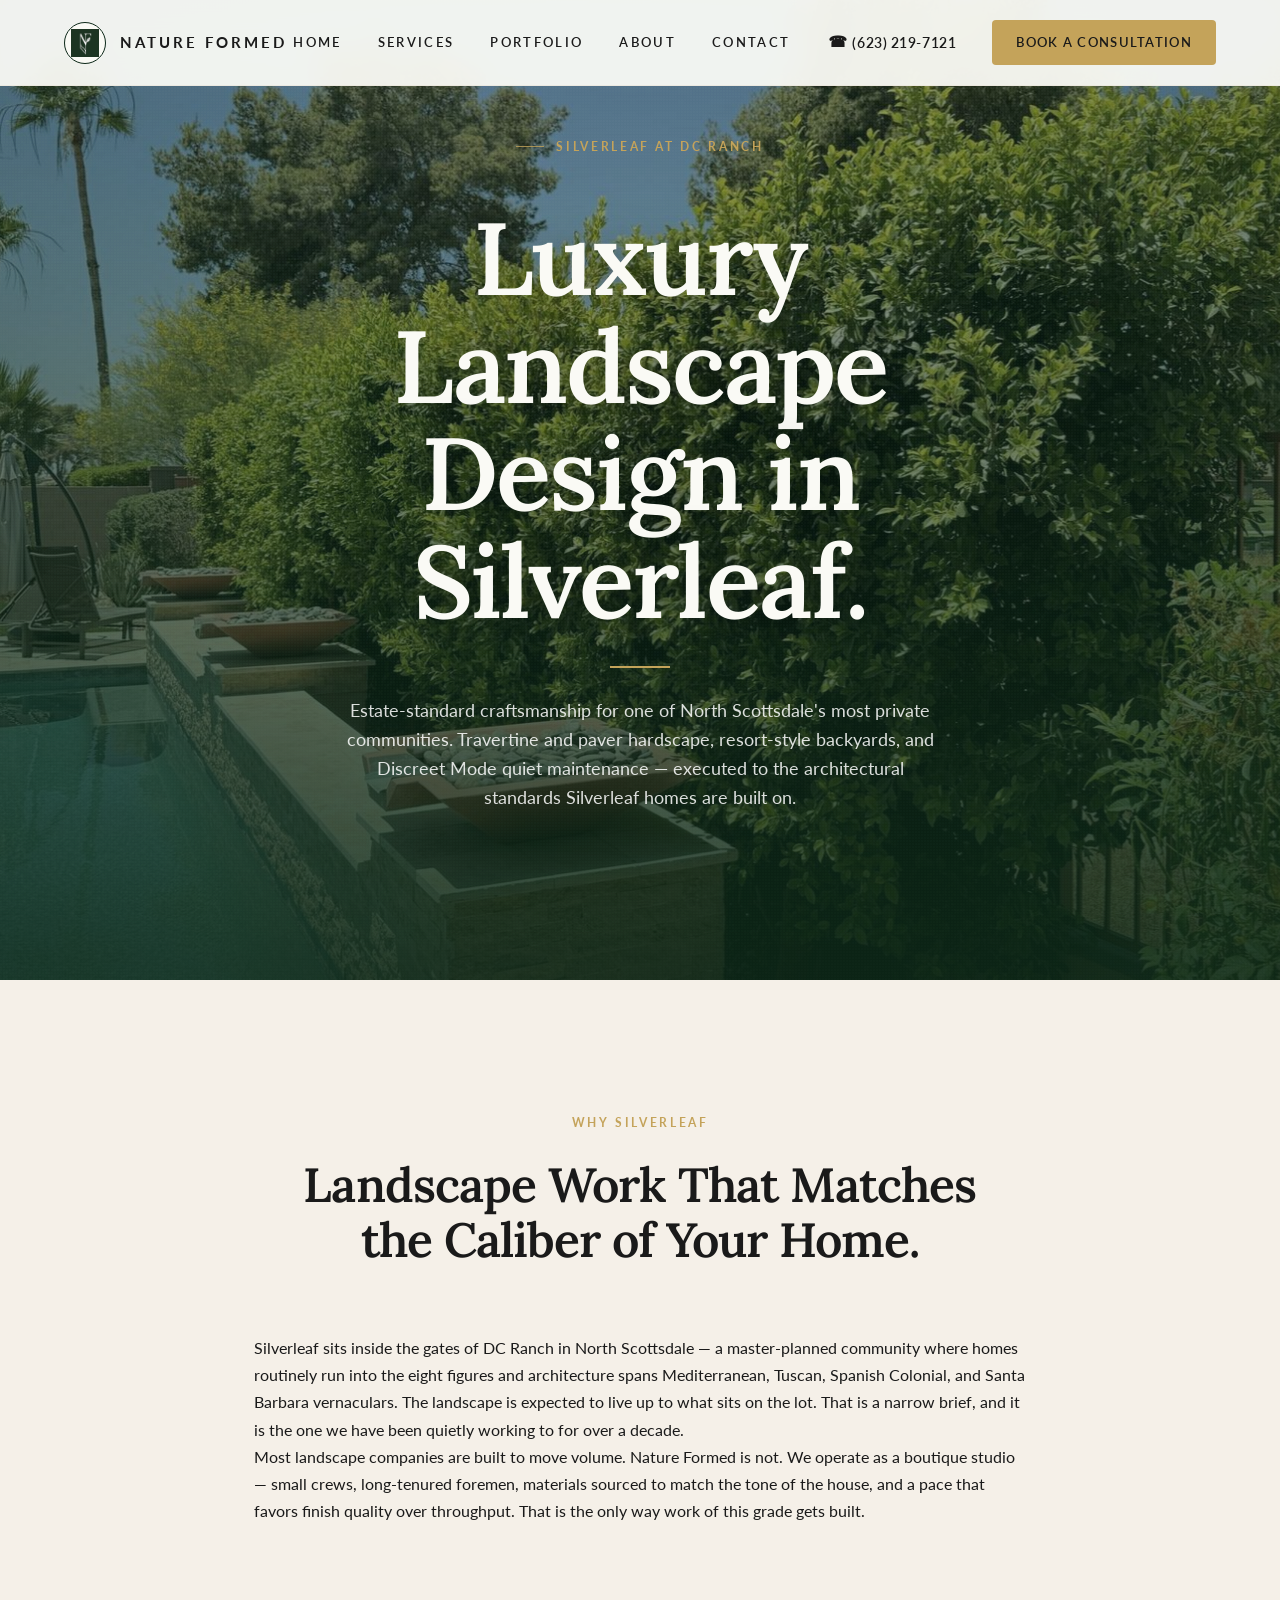
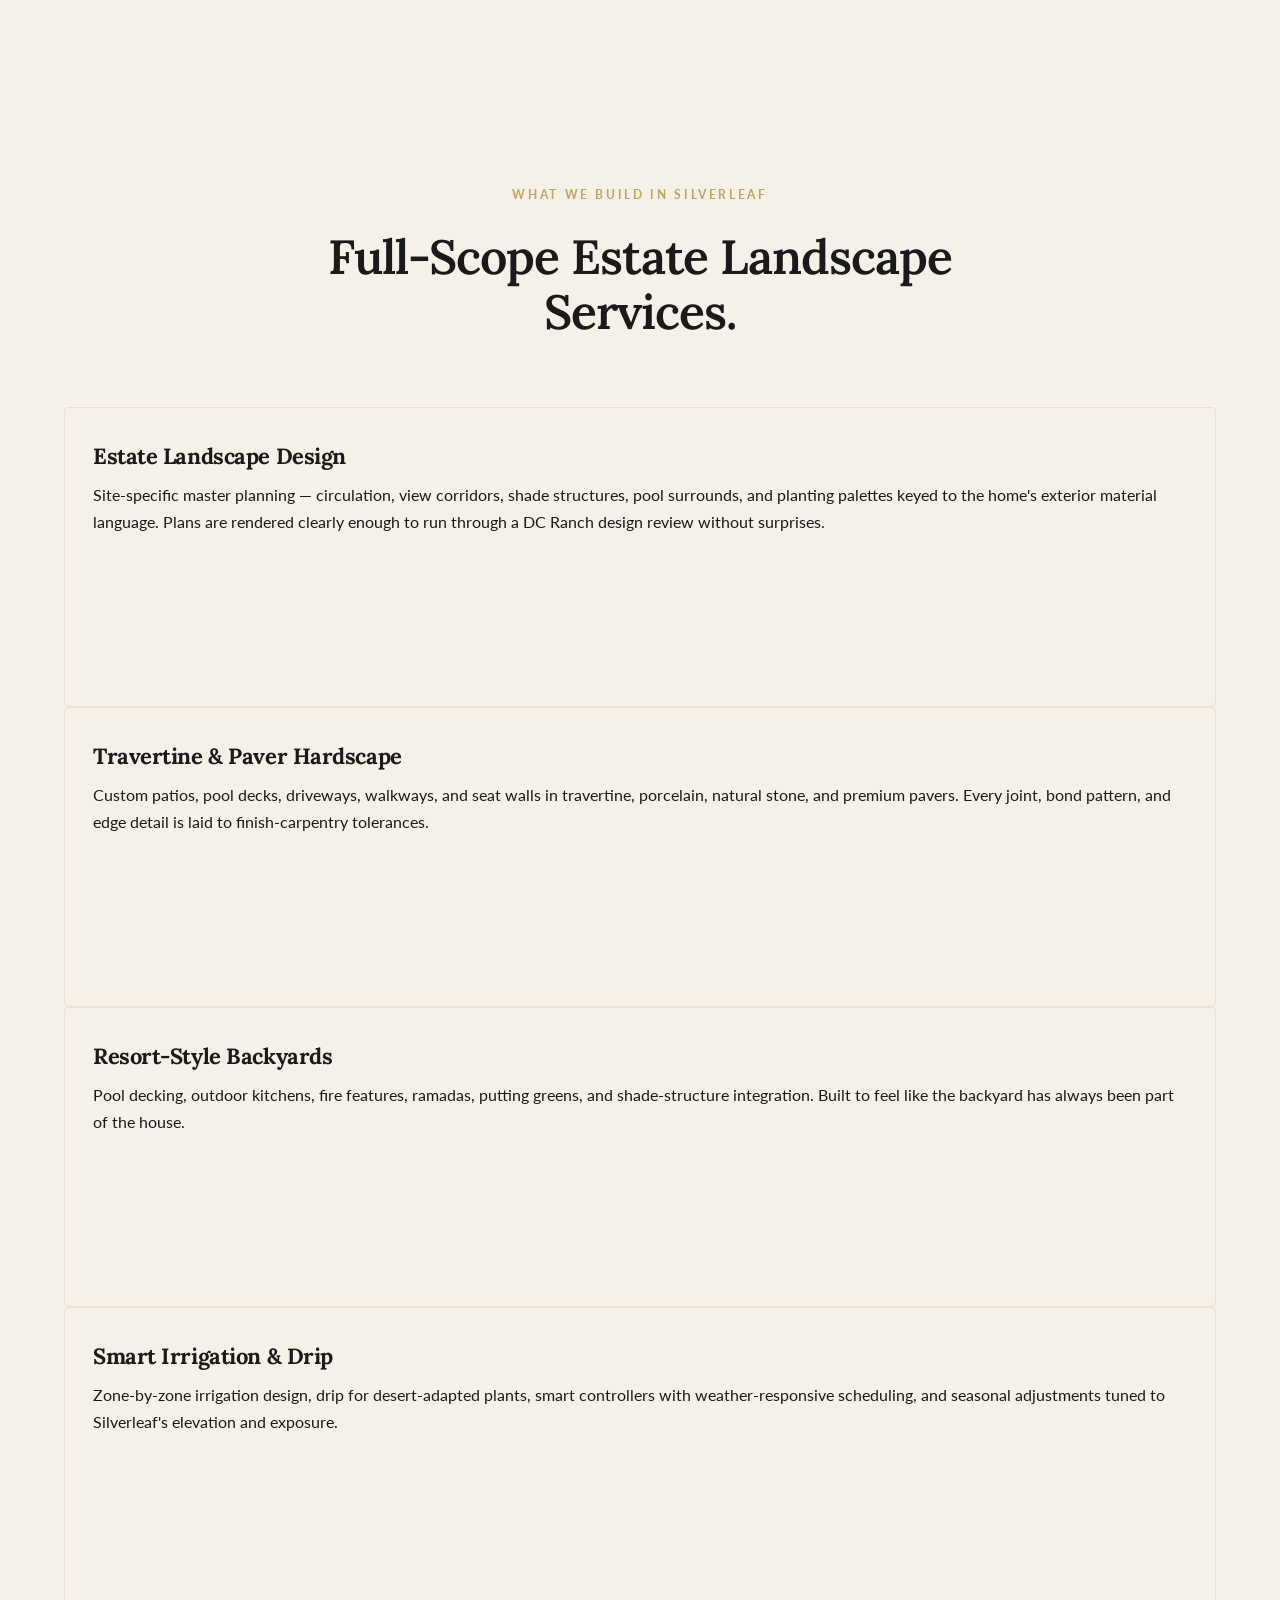
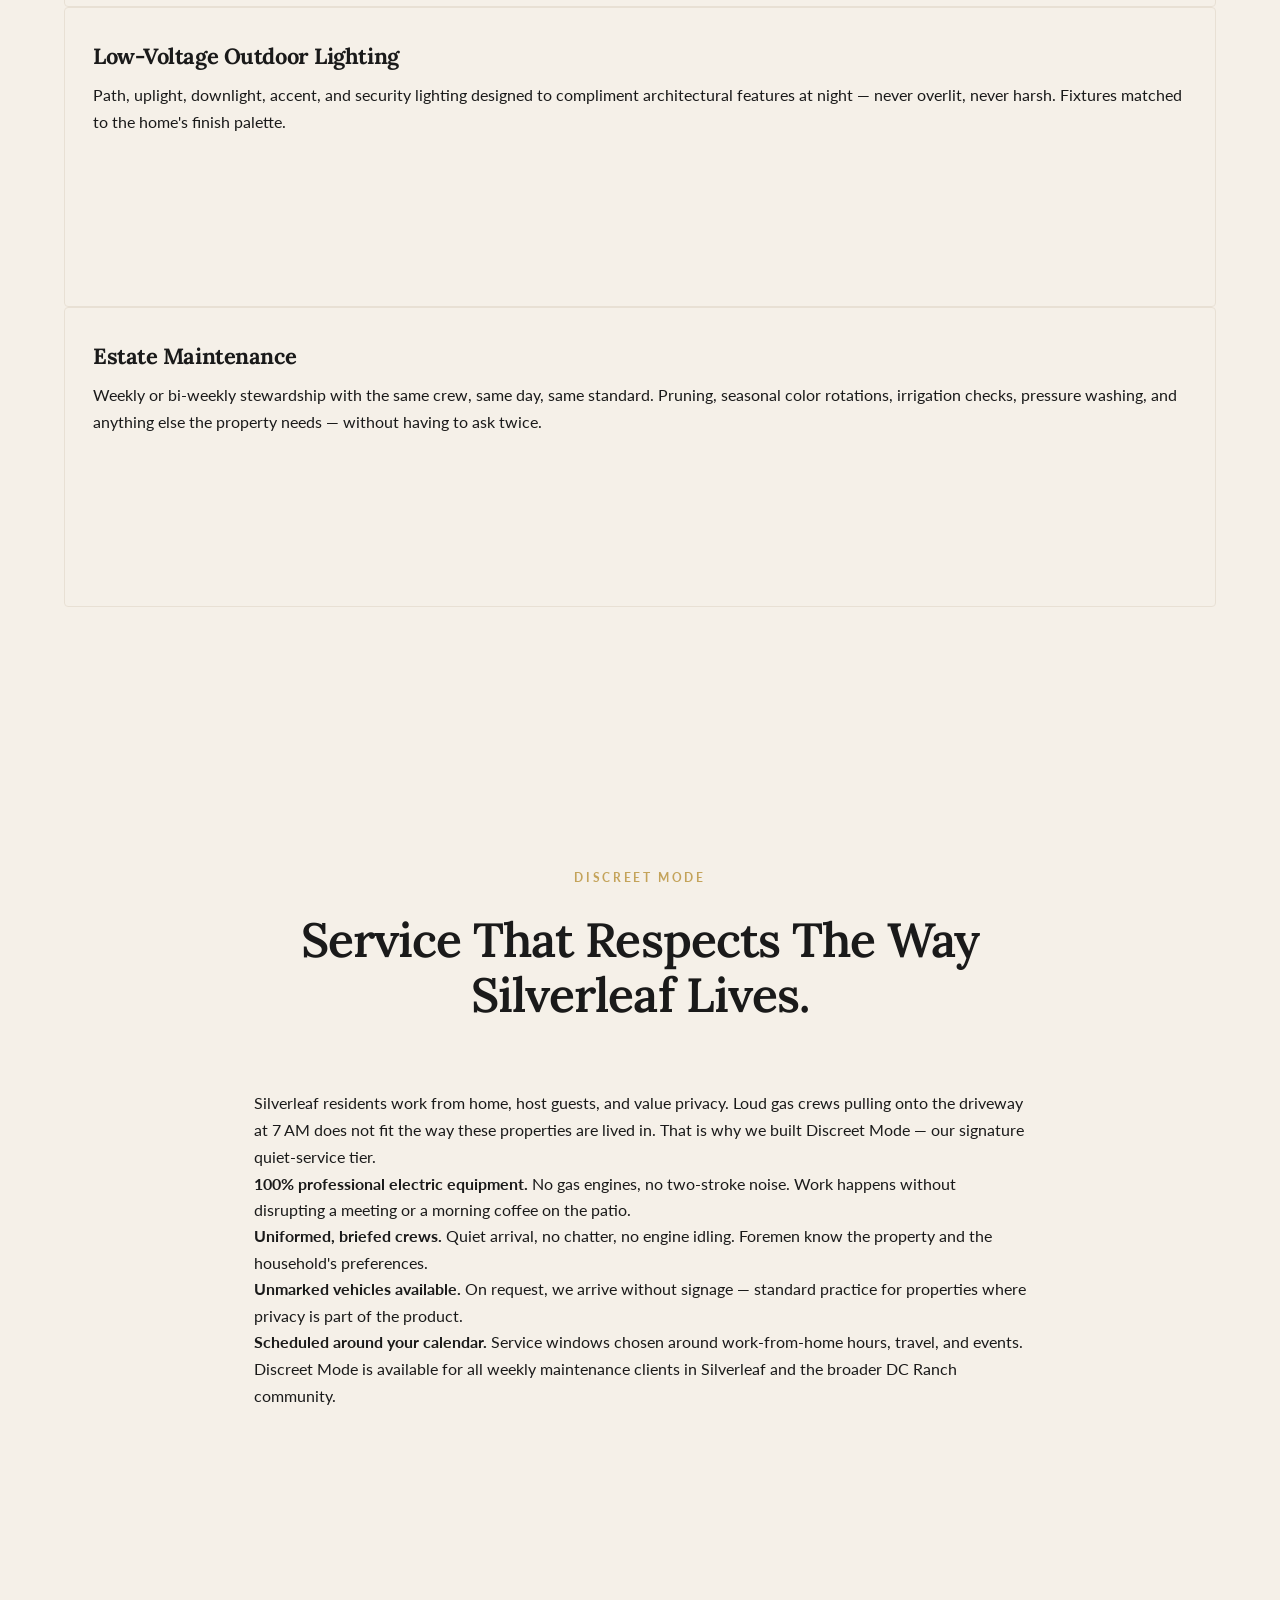
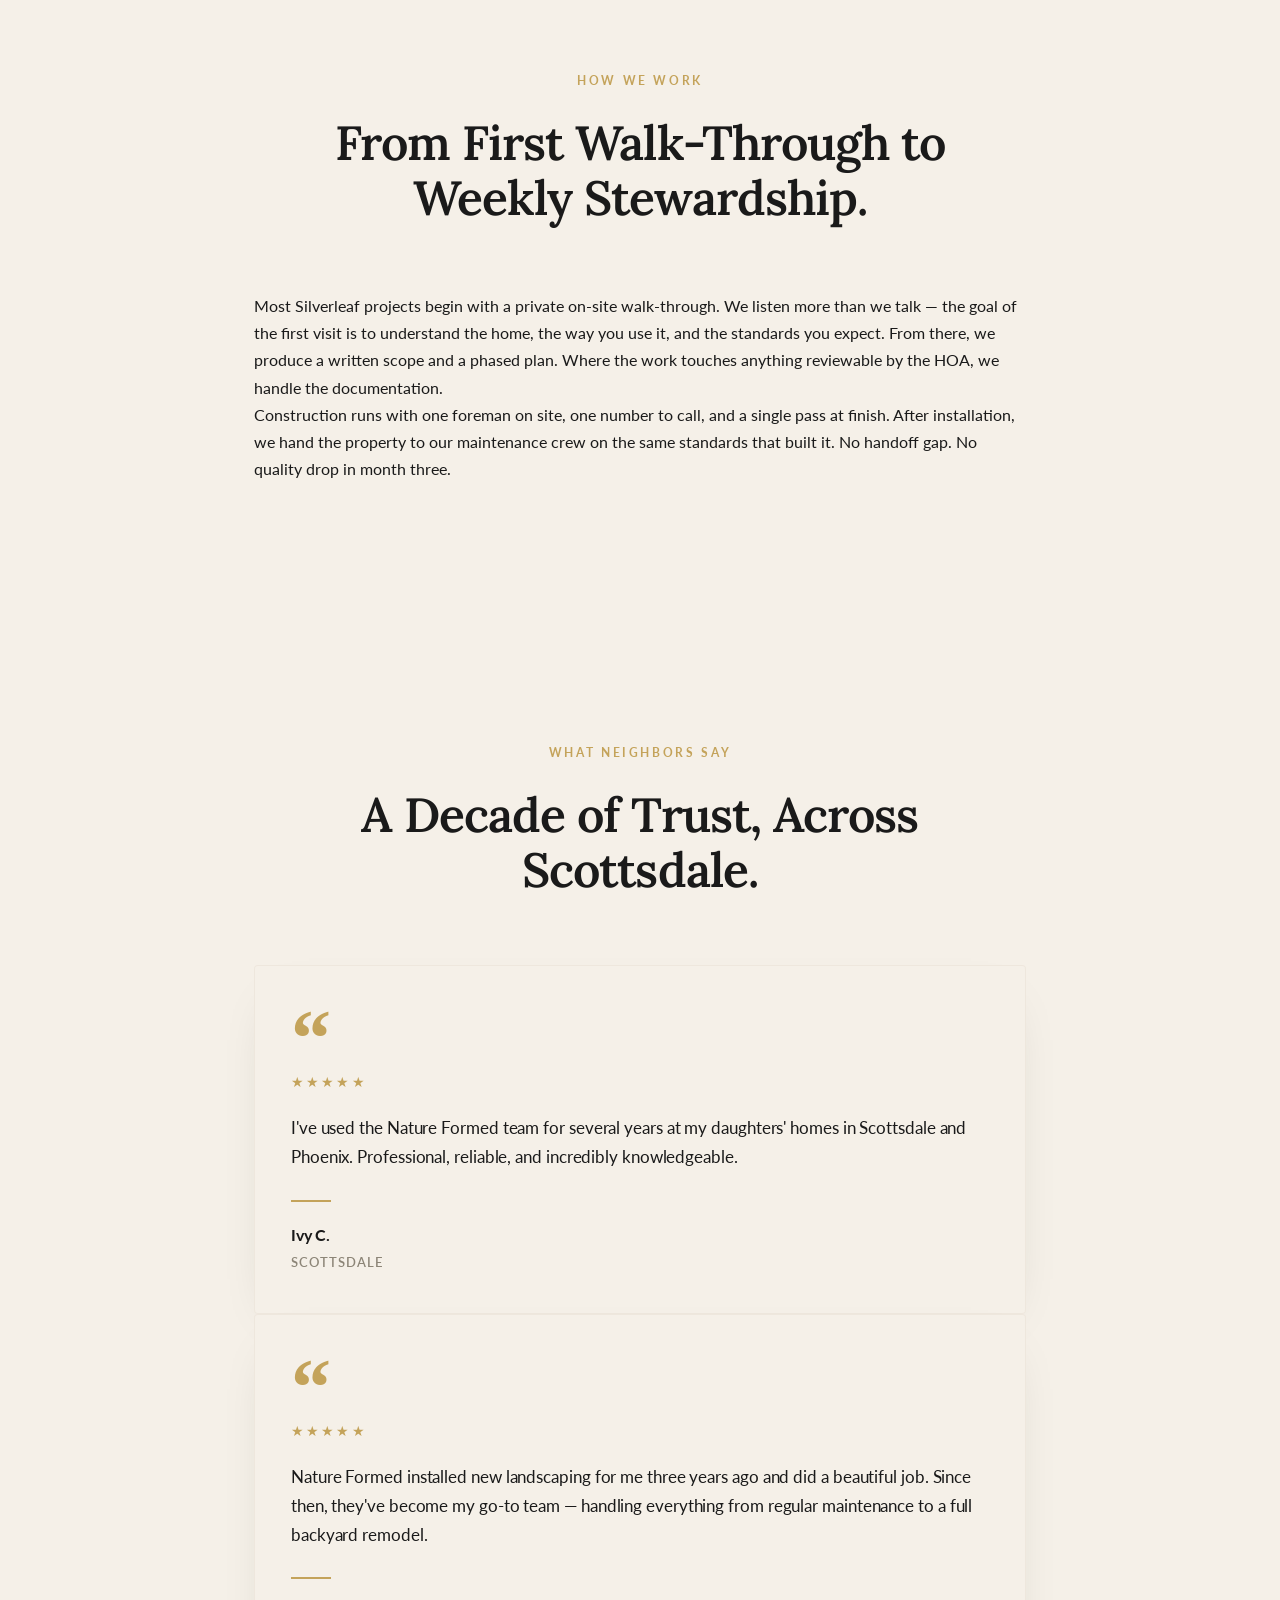
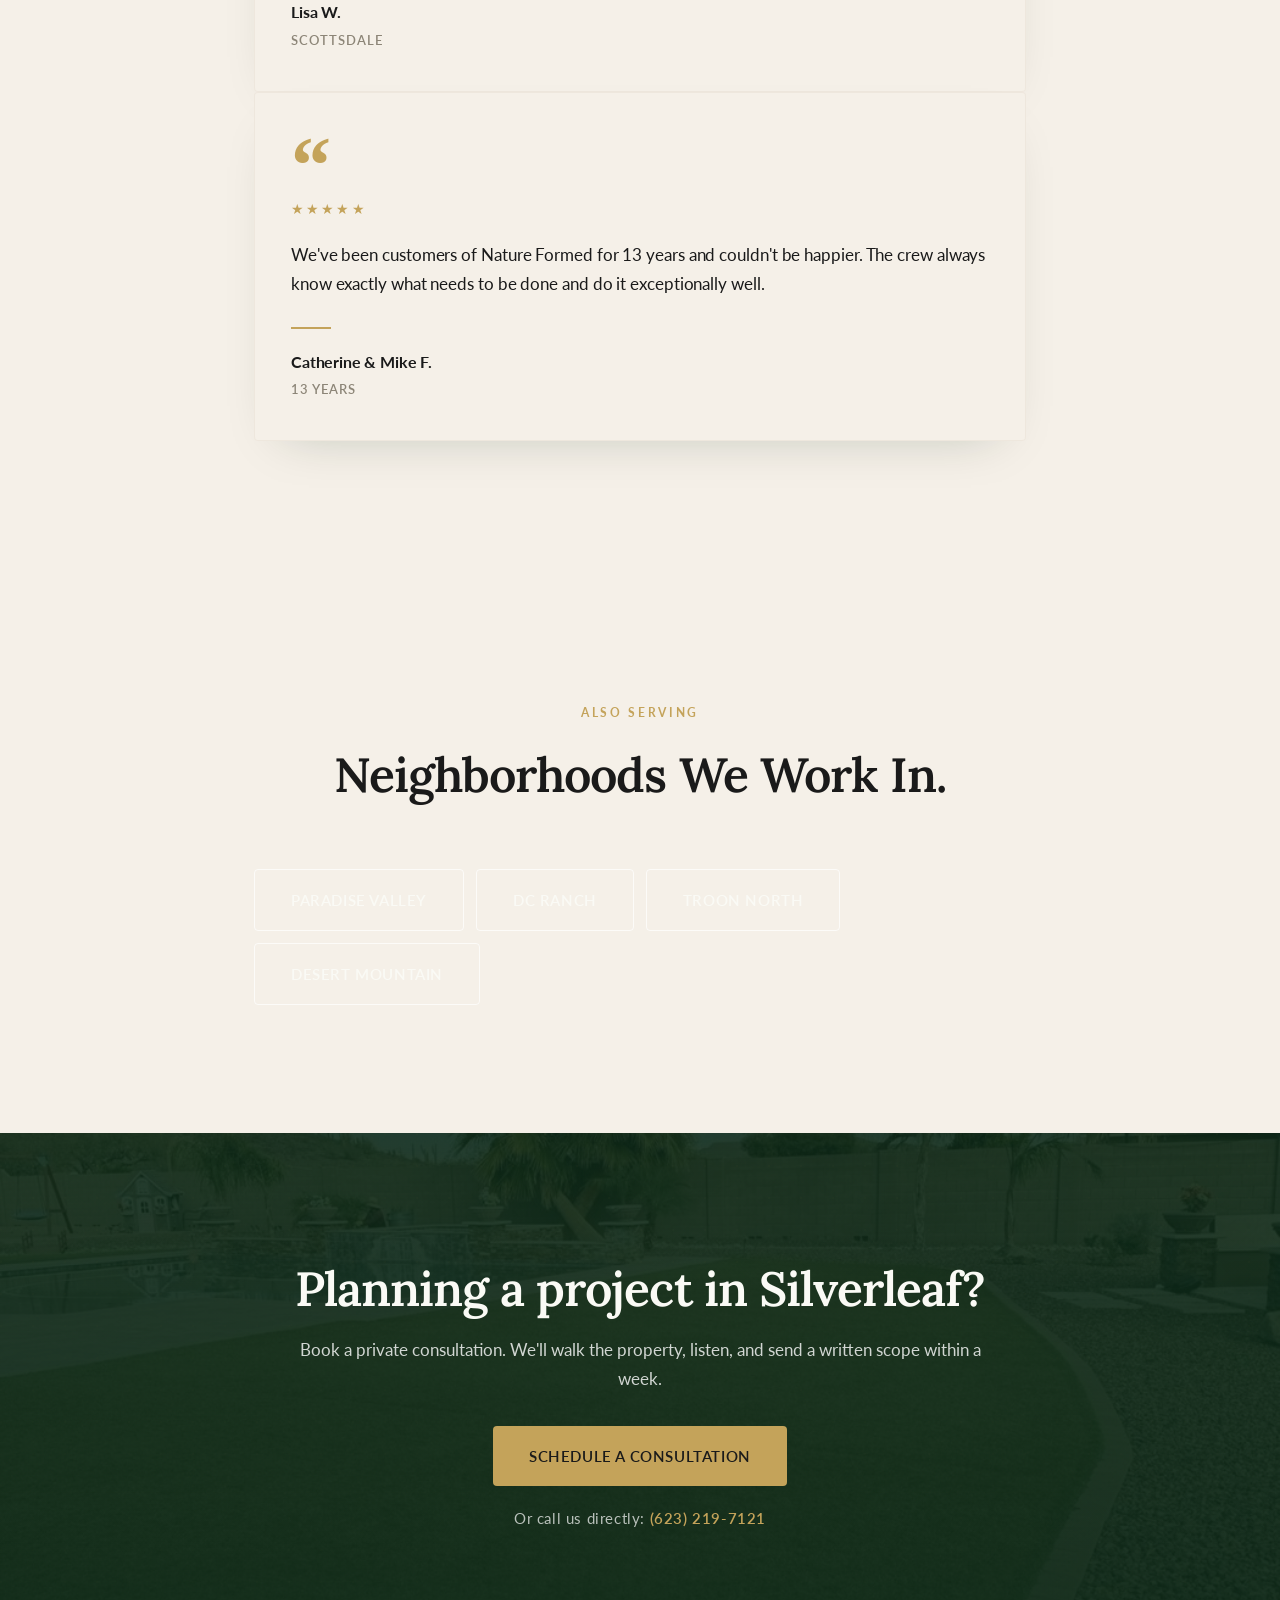
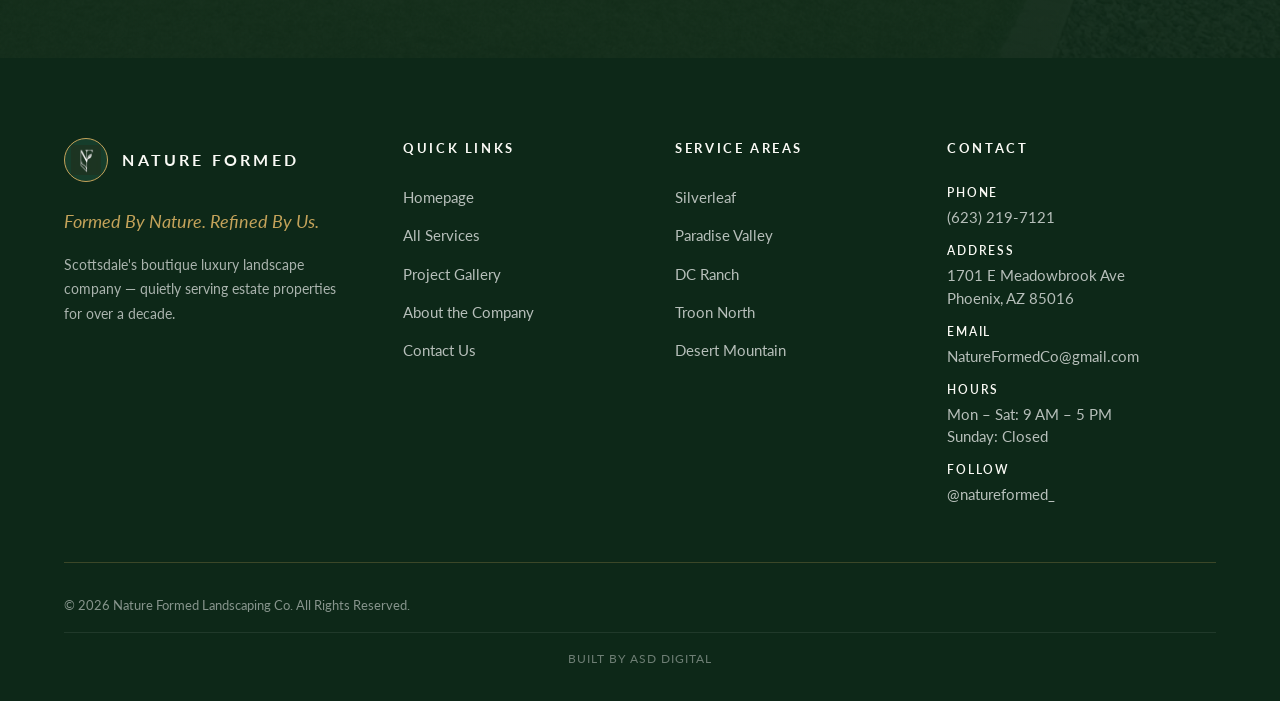
<file: silverleaf-landscaping.html>
<!DOCTYPE html>
<html lang="en">
<head>
  <meta charset="UTF-8" />
  <meta name="viewport" content="width=device-width, initial-scale=1.0" />
  <!-- Meta Pixel -->
  <script src="js/meta-pixel.js?v=1"></script>
  <title>Silverleaf Landscape Design &amp; Build | Nature Formed</title>
  <meta name="description" content="Estate-tier landscape design, build, and maintenance inside Silverleaf at DC Ranch. Travertine hardscape, resort backyards, and Discreet Mode quiet service." />
  <meta name="keywords" content="silverleaf landscaping, silverleaf landscape designer, silverleaf dc ranch landscaping, luxury landscaping silverleaf, silverleaf estate maintenance, silverleaf backyard design, silverleaf paver patio, silverleaf travertine, dc ranch landscape company" />
  <meta name="geo.region" content="US-AZ" />
  <meta name="geo.placename" content="Silverleaf, Scottsdale" />
  <meta name="geo.position" content="33.6795;-111.8658" />
  <meta name="ICBM" content="33.6795, -111.8658" />
  <link rel="canonical" href="https://www.natureformedlandscaping.com/silverleaf-landscaping.html" />

  <meta property="og:title" content="Silverleaf Landscape Design &amp; Build | Nature Formed" />
  <meta property="og:description" content="Boutique luxury landscape company serving Silverleaf at DC Ranch. Estate design, travertine hardscape, resort backyards, and Discreet Mode quiet maintenance." />
  <meta property="og:type" content="website" />
  <meta property="og:url" content="https://www.natureformedlandscaping.com/silverleaf-landscaping.html" />
  <meta property="og:image" content="https://www.natureformedlandscaping.com/images/og-image.jpg" />

  <link rel="icon" type="image/png" sizes="32x32" href="images/favicon.png" />
  <link rel="icon" type="image/png" sizes="192x192" href="images/favicon-192.png" />
  <link rel="apple-touch-icon" href="images/apple-touch-icon.png" />
  <meta name="theme-color" content="#0D2818" />

  <link rel="preconnect" href="https://fonts.googleapis.com" />
  <link rel="preconnect" href="https://fonts.gstatic.com" crossorigin />
  <link href="https://fonts.googleapis.com/css2?family=Lora:ital,wght@0,400;0,500;0,600;0,700;1,400;1,600&family=Lato:wght@300;400;600;700;900&display=swap" rel="stylesheet" />
  <link rel="stylesheet" href="css/styles.css?v=20260501b" />

  <script type="application/ld+json">
  {
    "@context": "https://schema.org",
    "@type": "Service",
    "serviceType": "Luxury Landscape Design and Build",
    "provider": {
      "@type": "LandscapingBusiness",
      "name": "Nature Formed Landscaping",
      "url": "https://www.natureformedlandscaping.com",
      "telephone": "+16232197121",
      "priceRange": "$$$",
      "address": {"@type":"PostalAddress","streetAddress":"1701 E Meadowbrook Ave","addressLocality":"Phoenix","addressRegion":"AZ","postalCode":"85016","addressCountry":"US"},
      "aggregateRating": {"@type":"AggregateRating","ratingValue":"5.0","reviewCount":"50","bestRating":"5"}
    },
    "areaServed": {
      "@type": "Neighborhood",
      "name": "Silverleaf at DC Ranch",
      "containedInPlace": {"@type":"City","name":"Scottsdale","sameAs":"https://en.wikipedia.org/wiki/Scottsdale,_Arizona"}
    },
    "offers": {
      "@type": "Offer",
      "description": "Estate landscape design, travertine and paver hardscape, resort backyards, smart irrigation, outdoor lighting, and Discreet Mode quiet maintenance for Silverleaf properties."
    }
  }
  </script>

  <script type="application/ld+json">
  {
    "@context": "https://schema.org",
    "@type": "BreadcrumbList",
    "itemListElement": [
      {"@type":"ListItem","position":1,"name":"Home","item":"https://www.natureformedlandscaping.com/"},
      {"@type":"ListItem","position":2,"name":"Service Areas","item":"https://www.natureformedlandscaping.com/#service-areas"},
      {"@type":"ListItem","position":3,"name":"Silverleaf Landscaping","item":"https://www.natureformedlandscaping.com/silverleaf-landscaping.html"}
    ]
  }
  </script>
</head>
<body>

  <header class="nav is-light" role="banner">
    <a href="index.html" class="nav__brand" aria-label="Nature Formed Landscaping home">
      <span class="nav__logo">NF<img src="images/logos/nf-monogram-white.png" alt="Nature Formed logo" onerror="this.remove()" /></span>
      <span class="nav__wordmark">Nature Formed</span>
    </a>
    <nav class="nav__menu" role="navigation" aria-label="Primary">
      <a href="index.html" class="nav__link">Home</a>
      <a href="services.html" class="nav__link">Services</a>
      <a href="portfolio.html" class="nav__link">Portfolio</a>
      <a href="about.html" class="nav__link">About</a>
      <a href="contact.html" class="nav__link">Contact</a>
      <a href="tel:+16232197121" class="nav__phone" aria-label="Call us at (623) 219-7121"><span class="nav__phone-icon" aria-hidden="true">☎</span>(623) 219-7121</a>
      <a href="appointments.html" class="nav__cta">Book a Consultation</a>
    </nav>
    <button class="nav__toggle" aria-label="Open menu" aria-expanded="false">
      <span></span><span></span><span></span>
    </button>
  </header>

  <section class="hero hero--tall">
    <div class="hero__bg">
      <img src="images/estate/p6731.jpg" alt="Luxury estate pool with stacked travertine wall and copper fire bowls — Silverleaf-caliber hardscape" loading="eager" />
    </div>
    <div class="hero__overlay"></div>
    <div class="hero__content">
      <span class="label">Silverleaf at DC Ranch</span>
      <h1 class="hero__headline">Luxury Landscape Design in Silverleaf.</h1>
      <p class="hero__subtitle">Estate-standard craftsmanship for one of North Scottsdale's most private communities. Travertine and paver hardscape, resort-style backyards, and Discreet Mode quiet maintenance &mdash; executed to the architectural standards Silverleaf homes are built on.</p>
    </div>
  </section>

  <section class="section--cream">
    <div class="container container--narrow">
      <div class="section-header reveal">
        <span class="label">Why Silverleaf</span>
        <h2>Landscape Work That Matches the Caliber of Your Home.</h2>
      </div>
      <div class="reveal">
        <p>Silverleaf sits inside the gates of DC Ranch in North Scottsdale &mdash; a master-planned community where homes routinely run into the eight figures and architecture spans Mediterranean, Tuscan, Spanish Colonial, and Santa Barbara vernaculars. The landscape is expected to live up to what sits on the lot. That is a narrow brief, and it is the one we have been quietly working to for over a decade.</p>
        <p>Most landscape companies are built to move volume. Nature Formed is not. We operate as a boutique studio &mdash; small crews, long-tenured foremen, materials sourced to match the tone of the house, and a pace that favors finish quality over throughput. That is the only way work of this grade gets built.</p>
      </div>
    </div>
  </section>

  <section class="section--forest">
    <div class="container">
      <div class="section-header reveal">
        <span class="label">What We Build in Silverleaf</span>
        <h2>Full-Scope Estate Landscape Services.</h2>
      </div>
      <div class="service-grid reveal">
        <article class="service-card">
          <h3 class="service-card__title">Estate Landscape Design</h3>
          <p>Site-specific master planning &mdash; circulation, view corridors, shade structures, pool surrounds, and planting palettes keyed to the home's exterior material language. Plans are rendered clearly enough to run through a DC Ranch design review without surprises.</p>
        </article>
        <article class="service-card">
          <h3 class="service-card__title">Travertine &amp; Paver Hardscape</h3>
          <p>Custom patios, pool decks, driveways, walkways, and seat walls in travertine, porcelain, natural stone, and premium pavers. Every joint, bond pattern, and edge detail is laid to finish-carpentry tolerances.</p>
        </article>
        <article class="service-card">
          <h3 class="service-card__title">Resort-Style Backyards</h3>
          <p>Pool decking, outdoor kitchens, fire features, ramadas, putting greens, and shade-structure integration. Built to feel like the backyard has always been part of the house.</p>
        </article>
        <article class="service-card">
          <h3 class="service-card__title">Smart Irrigation &amp; Drip</h3>
          <p>Zone-by-zone irrigation design, drip for desert-adapted plants, smart controllers with weather-responsive scheduling, and seasonal adjustments tuned to Silverleaf's elevation and exposure.</p>
        </article>
        <article class="service-card">
          <h3 class="service-card__title">Low-Voltage Outdoor Lighting</h3>
          <p>Path, uplight, downlight, accent, and security lighting designed to compliment architectural features at night &mdash; never overlit, never harsh. Fixtures matched to the home's finish palette.</p>
        </article>
        <article class="service-card">
          <h3 class="service-card__title">Estate Maintenance</h3>
          <p>Weekly or bi-weekly stewardship with the same crew, same day, same standard. Pruning, seasonal color rotations, irrigation checks, pressure washing, and anything else the property needs &mdash; without having to ask twice.</p>
        </article>
      </div>
    </div>
  </section>

  <section class="section--cream">
    <div class="container container--narrow">
      <div class="section-header reveal">
        <span class="label">Discreet Mode</span>
        <h2>Service That Respects The Way Silverleaf Lives.</h2>
      </div>
      <div class="reveal">
        <p>Silverleaf residents work from home, host guests, and value privacy. Loud gas crews pulling onto the driveway at 7 AM does not fit the way these properties are lived in. That is why we built <a href="services.html#discreet">Discreet Mode</a> &mdash; our signature quiet-service tier.</p>
        <ul>
          <li><strong>100% professional electric equipment.</strong> No gas engines, no two-stroke noise. Work happens without disrupting a meeting or a morning coffee on the patio.</li>
          <li><strong>Uniformed, briefed crews.</strong> Quiet arrival, no chatter, no engine idling. Foremen know the property and the household's preferences.</li>
          <li><strong>Unmarked vehicles available.</strong> On request, we arrive without signage &mdash; standard practice for properties where privacy is part of the product.</li>
          <li><strong>Scheduled around your calendar.</strong> Service windows chosen around work-from-home hours, travel, and events.</li>
        </ul>
        <p>Discreet Mode is available for all weekly maintenance clients in Silverleaf and the broader DC Ranch community.</p>
      </div>
    </div>
  </section>

  <section class="section--forest">
    <div class="container container--narrow">
      <div class="section-header reveal">
        <span class="label">How We Work</span>
        <h2>From First Walk-Through to Weekly Stewardship.</h2>
      </div>
      <div class="reveal" style="color: var(--warm-white);">
        <p>Most Silverleaf projects begin with a private on-site walk-through. We listen more than we talk &mdash; the goal of the first visit is to understand the home, the way you use it, and the standards you expect. From there, we produce a written scope and a phased plan. Where the work touches anything reviewable by the HOA, we handle the documentation.</p>
        <p>Construction runs with one foreman on site, one number to call, and a single pass at finish. After installation, we hand the property to our maintenance crew on the same standards that built it. No handoff gap. No quality drop in month three.</p>
      </div>
    </div>
  </section>

  <section class="section--cream">
    <div class="container container--narrow">
      <div class="section-header reveal">
        <span class="label">What Neighbors Say</span>
        <h2>A Decade of Trust, Across Scottsdale.</h2>
      </div>
      <div class="testimonial-grid">
        <article class="testimonial reveal">
          <div class="testimonial__quote">&ldquo;</div>
          <div class="testimonial__stars">★★★★★</div>
          <p class="testimonial__text">I've used the Nature Formed team for several years at my daughters' homes in Scottsdale and Phoenix. Professional, reliable, and incredibly knowledgeable.</p>
          <div class="testimonial__divider"></div>
          <div class="testimonial__name">Ivy C.</div>
          <div class="testimonial__meta">Scottsdale</div>
        </article>
        <article class="testimonial reveal" data-delay="1">
          <div class="testimonial__quote">&ldquo;</div>
          <div class="testimonial__stars">★★★★★</div>
          <p class="testimonial__text">Nature Formed installed new landscaping for me three years ago and did a beautiful job. Since then, they've become my go-to team &mdash; handling everything from regular maintenance to a full backyard remodel.</p>
          <div class="testimonial__divider"></div>
          <div class="testimonial__name">Lisa W.</div>
          <div class="testimonial__meta">Scottsdale</div>
        </article>
        <article class="testimonial reveal" data-delay="2">
          <div class="testimonial__quote">&ldquo;</div>
          <div class="testimonial__stars">★★★★★</div>
          <p class="testimonial__text">We've been customers of Nature Formed for 13 years and couldn't be happier. The crew always know exactly what needs to be done and do it exceptionally well.</p>
          <div class="testimonial__divider"></div>
          <div class="testimonial__name">Catherine &amp; Mike F.</div>
          <div class="testimonial__meta">13 years</div>
        </article>
      </div>
    </div>
  </section>

  <section class="section--cream">
    <div class="container container--narrow">
      <div class="section-header reveal">
        <span class="label">Also Serving</span>
        <h2>Neighborhoods We Work In.</h2>
      </div>
      <div class="reveal" style="display:flex; flex-wrap:wrap; gap:0.75rem;">
        <a href="paradise-valley-landscaping.html" class="btn btn--outline">Paradise Valley</a>
        <a href="dc-ranch-landscaping.html" class="btn btn--outline">DC Ranch</a>
        <a href="troon-north-landscaping.html" class="btn btn--outline">Troon North</a>
        <a href="desert-mountain-landscaping.html" class="btn btn--outline">Desert Mountain</a>
      </div>
    </div>
  </section>

  <section class="cta-banner">
    <video class="cta-banner__video" autoplay muted loop playsinline preload="metadata" poster="images/projects/sod-install-established.jpg">
      <source src="images/videos/img_6258.mp4" type="video/mp4" />
    </video>
    <div class="cta-banner__inner reveal">
      <h2>Planning a project in Silverleaf?</h2>
      <p>Book a private consultation. We'll walk the property, listen, and send a written scope within a week.</p>
      <a href="contact.html" class="btn btn--primary">Schedule A Consultation</a>
      <div class="cta-banner__phone">Or call us directly: <a href="tel:+16232197121">(623) 219-7121</a></div>
    </div>
  </section>

  <footer class="footer">
    <div class="footer__grid">
      <div class="footer__brand">
        <div class="footer__brand-row">
          <span class="nav__logo">NF<img src="images/logos/nf-monogram-white.png" alt="Nature Formed logo" onerror="this.remove()" /></span>
          <span class="footer__wordmark">Nature Formed</span>
        </div>
        <div class="footer__tagline">Formed By Nature. Refined By Us.</div>
        <p class="footer__mission">Scottsdale's boutique luxury landscape company &mdash; quietly serving estate properties for over a decade.</p>
      </div>
      <div>
        <div class="footer__title">Quick Links</div>
        <ul class="footer__list">
          <li><a href="index.html">Homepage</a></li>
          <li><a href="services.html">All Services</a></li>
          <li><a href="portfolio.html">Project Gallery</a></li>
          <li><a href="about.html">About the Company</a></li>
          <li><a href="contact.html">Contact Us</a></li>
        </ul>
      </div>
      <div>
        <div class="footer__title">Service Areas</div>
        <ul class="footer__list">
          <li><a href="silverleaf-landscaping.html">Silverleaf</a></li>
          <li><a href="paradise-valley-landscaping.html">Paradise Valley</a></li>
          <li><a href="dc-ranch-landscaping.html">DC Ranch</a></li>
          <li><a href="troon-north-landscaping.html">Troon North</a></li>
          <li><a href="desert-mountain-landscaping.html">Desert Mountain</a></li>
        </ul>
      </div>
      <div>
        <div class="footer__title">Contact</div>
        <div class="footer__contact">
          <div class="footer__contact-item"><strong>Phone</strong><a href="tel:+16232197121">(623) 219-7121</a></div>
          <div class="footer__contact-item"><strong>Address</strong><span style="color:rgba(255,255,255,0.7);">1701 E Meadowbrook Ave<br/>Phoenix, AZ 85016</span></div>
          <div class="footer__contact-item"><strong>Email</strong><a href="mailto:NatureFormedCo@gmail.com">NatureFormedCo@gmail.com</a></div>
          <div class="footer__contact-item"><strong>Hours</strong>Mon &ndash; Sat: 9 AM &ndash; 5 PM<br/>Sunday: Closed</div>
          <div class="footer__contact-item"><strong>Follow</strong><a href="https://www.instagram.com/natureformed_" target="_blank" rel="noopener">@natureformed_</a></div>
        </div>
      </div>
    </div>
    <div class="footer__bottom">
      <div>&copy; <span id="year">2026</span> Nature Formed Landscaping Co. All Rights Reserved.</div>
      <div>ROC# [to be added]</div>
    </div>
    <div class="footer__credit">Built by <a href="https://www.instagram.com/asddigital_" target="_blank" rel="noopener">ASD Digital</a></div>
  </footer>


  <script>document.getElementById('year').textContent = new Date().getFullYear();</script>
  <script src="js/main.js?v=20260501b"></script>
</body>
</html>
</file>
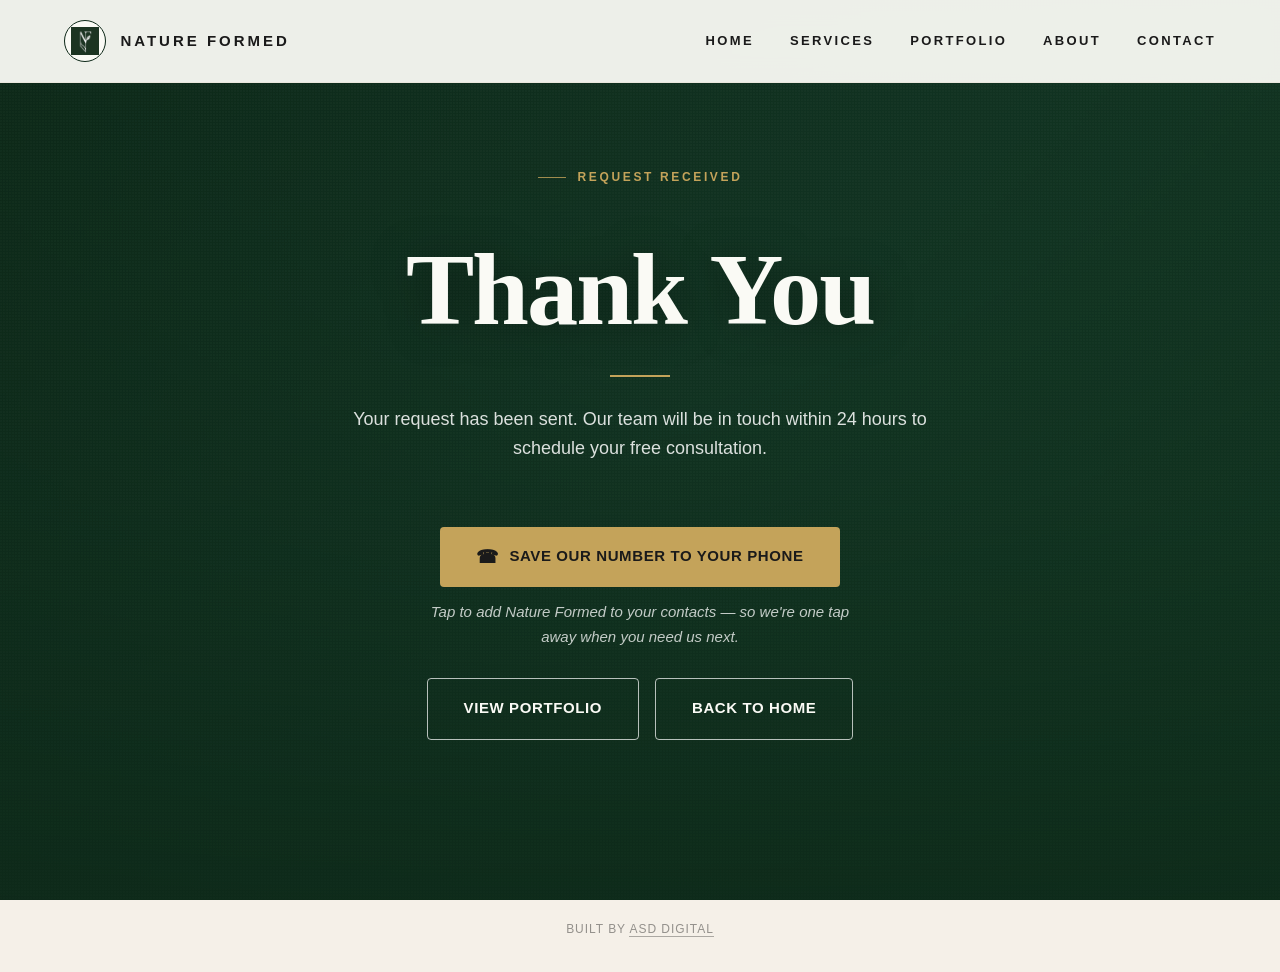
<file: thanks.html>
<!DOCTYPE html>
<html lang="en">
<head>
  <meta charset="UTF-8" />
  <meta name="viewport" content="width=device-width, initial-scale=1.0" />
  <!-- Meta Pixel -->
  <script src="js/meta-pixel.js?v=1"></script>
  <!-- Conversion: visitor reached this thank-you page after submitting the contact form -->
  <script>fbq('track', 'Lead');</script>
  <title>Thank You | Nature Formed Landscaping</title>
  <meta name="description" content="Thank you for contacting Nature Formed Landscaping. We'll respond within 24 hours." />
  <meta name="robots" content="noindex" />
  <link rel="icon" type="image/png" href="images/favicon.png" />

  <link rel="stylesheet" href="css/styles.css?v=20260501b" />
</head>
<body>

  <header class="nav is-light" role="banner">
    <a href="index.html" class="nav__brand">
      <span class="nav__logo">NF<img src="images/logos/nf-monogram-white.png" alt="Nature Formed logo" onerror="this.remove()" /></span>
      <span class="nav__wordmark">Nature Formed</span>
    </a>
    <nav class="nav__menu" role="navigation">
      <a href="index.html" class="nav__link">Home</a>
      <a href="services.html" class="nav__link">Services</a>
      <a href="portfolio.html" class="nav__link">Portfolio</a>
      <a href="about.html" class="nav__link">About</a>
      <a href="contact.html" class="nav__link">Contact</a>
    </nav>
  </header>

  <section class="hero" style="min-height: 100vh;">
    <div class="hero__bg"></div>
    <div class="hero__overlay"></div>
    <div class="hero__content">
      <span class="label">Request Received</span>
      <h1 class="hero__headline">Thank You</h1>
      <p class="hero__subtitle">Your request has been sent. Our team will be in touch within 24 hours to schedule your free consultation.</p>

      <a href="/nature-formed.vcf" download="Nature Formed Landscaping.vcf"
         class="btn btn--primary"
         style="margin: 1.5rem auto 0.75rem; max-width: 420px; display: inline-flex; align-items: center; justify-content: center; gap: 0.65rem;">
        <span aria-hidden="true" style="font-size: 1.15rem; line-height: 1;">☎</span>
        <span>Save Our Number to Your Phone</span>
      </a>
      <p style="max-width: 420px; margin: 0 auto 1.75rem; color: rgba(255,255,255,0.75); font-size: 0.9375rem; font-style: italic;">Tap to add Nature Formed to your contacts — so we're one tap away when you need us next.</p>

      <div class="hero__ctas">
        <a href="portfolio.html" class="btn btn--outline">View Portfolio</a>
        <a href="index.html" class="btn btn--outline">Back to Home</a>
      </div>
    </div>
  </section>

  <script src="js/main.js?v=20260501b"></script>

  <div style="text-align:center;padding:1.25rem 1rem 2rem;font-size:0.75rem;letter-spacing:0.08em;text-transform:uppercase;color:rgba(0,0,0,0.4);">Built by <a href="https://www.instagram.com/asddigital_" target="_blank" rel="noopener" style="color:inherit;border-bottom:1px solid rgba(0,0,0,0.3);text-decoration:none;">ASD Digital</a></div>

</body>
</html>
</file>
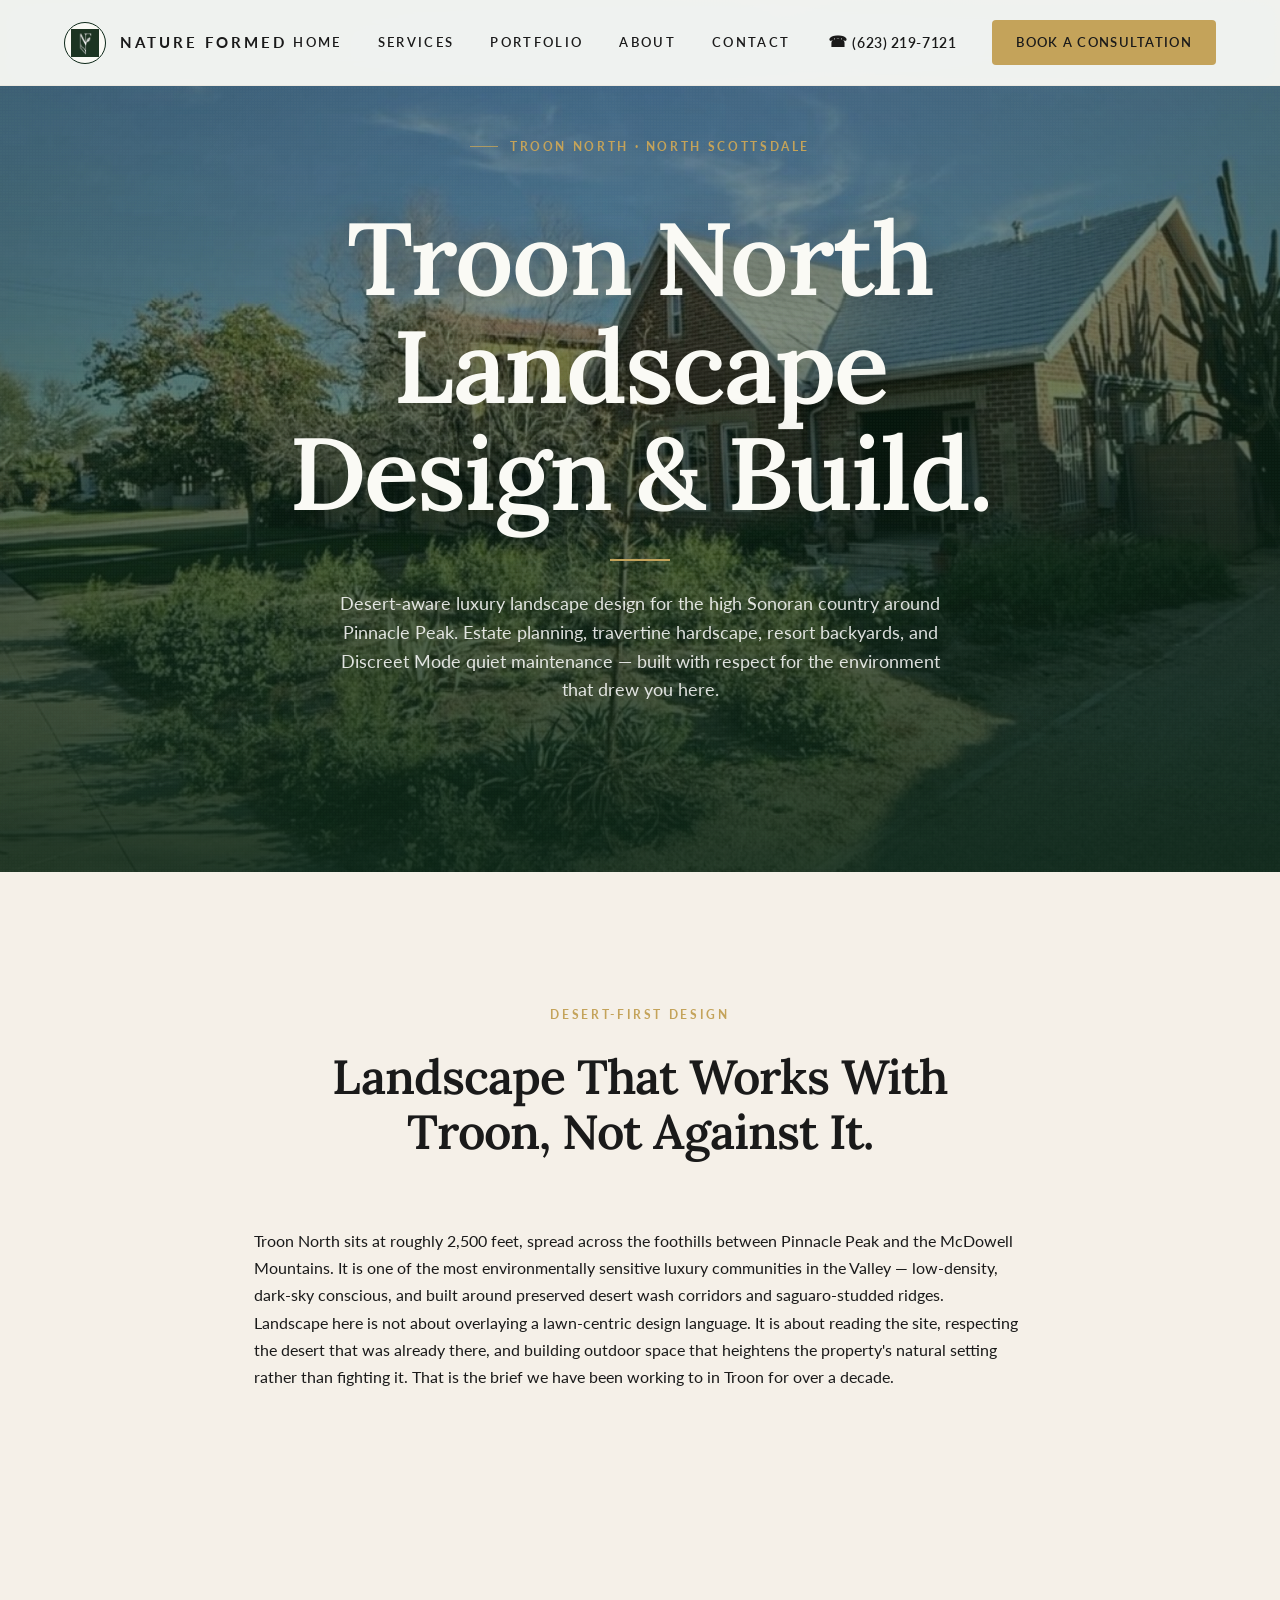
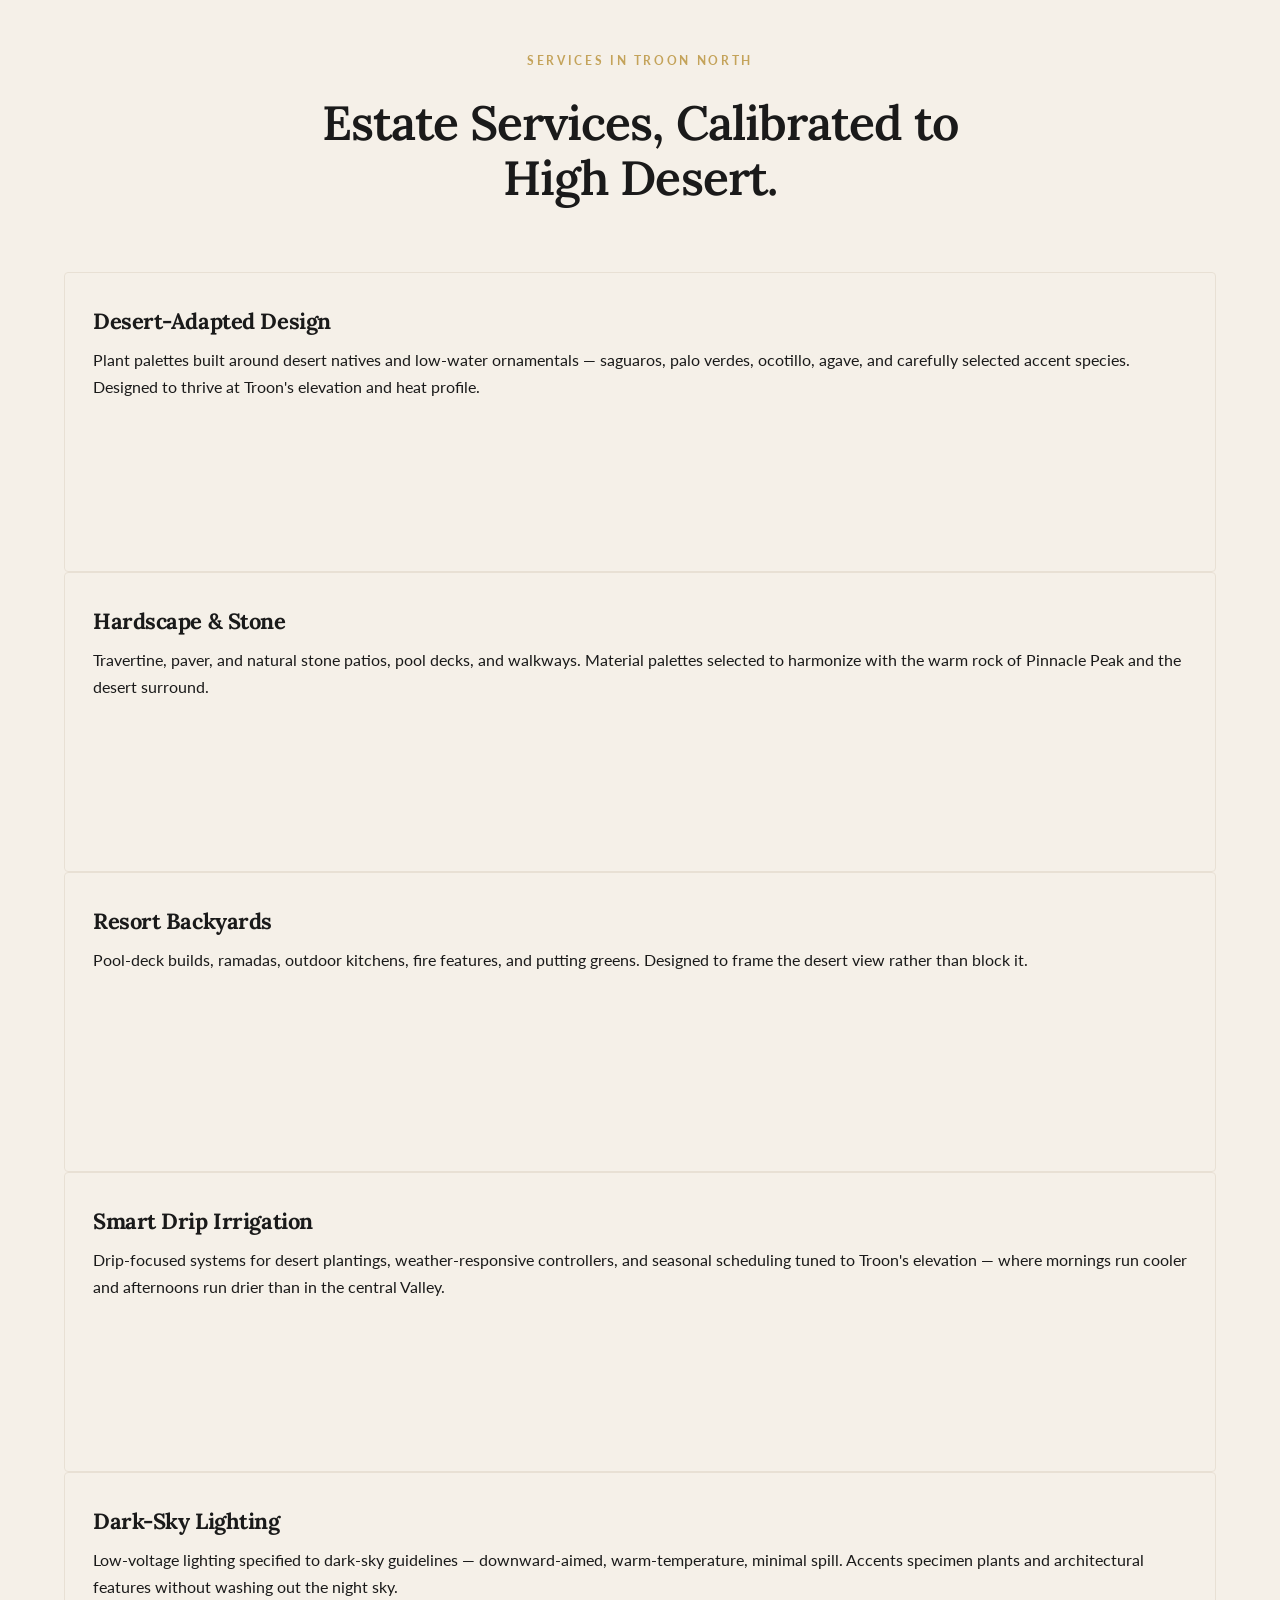
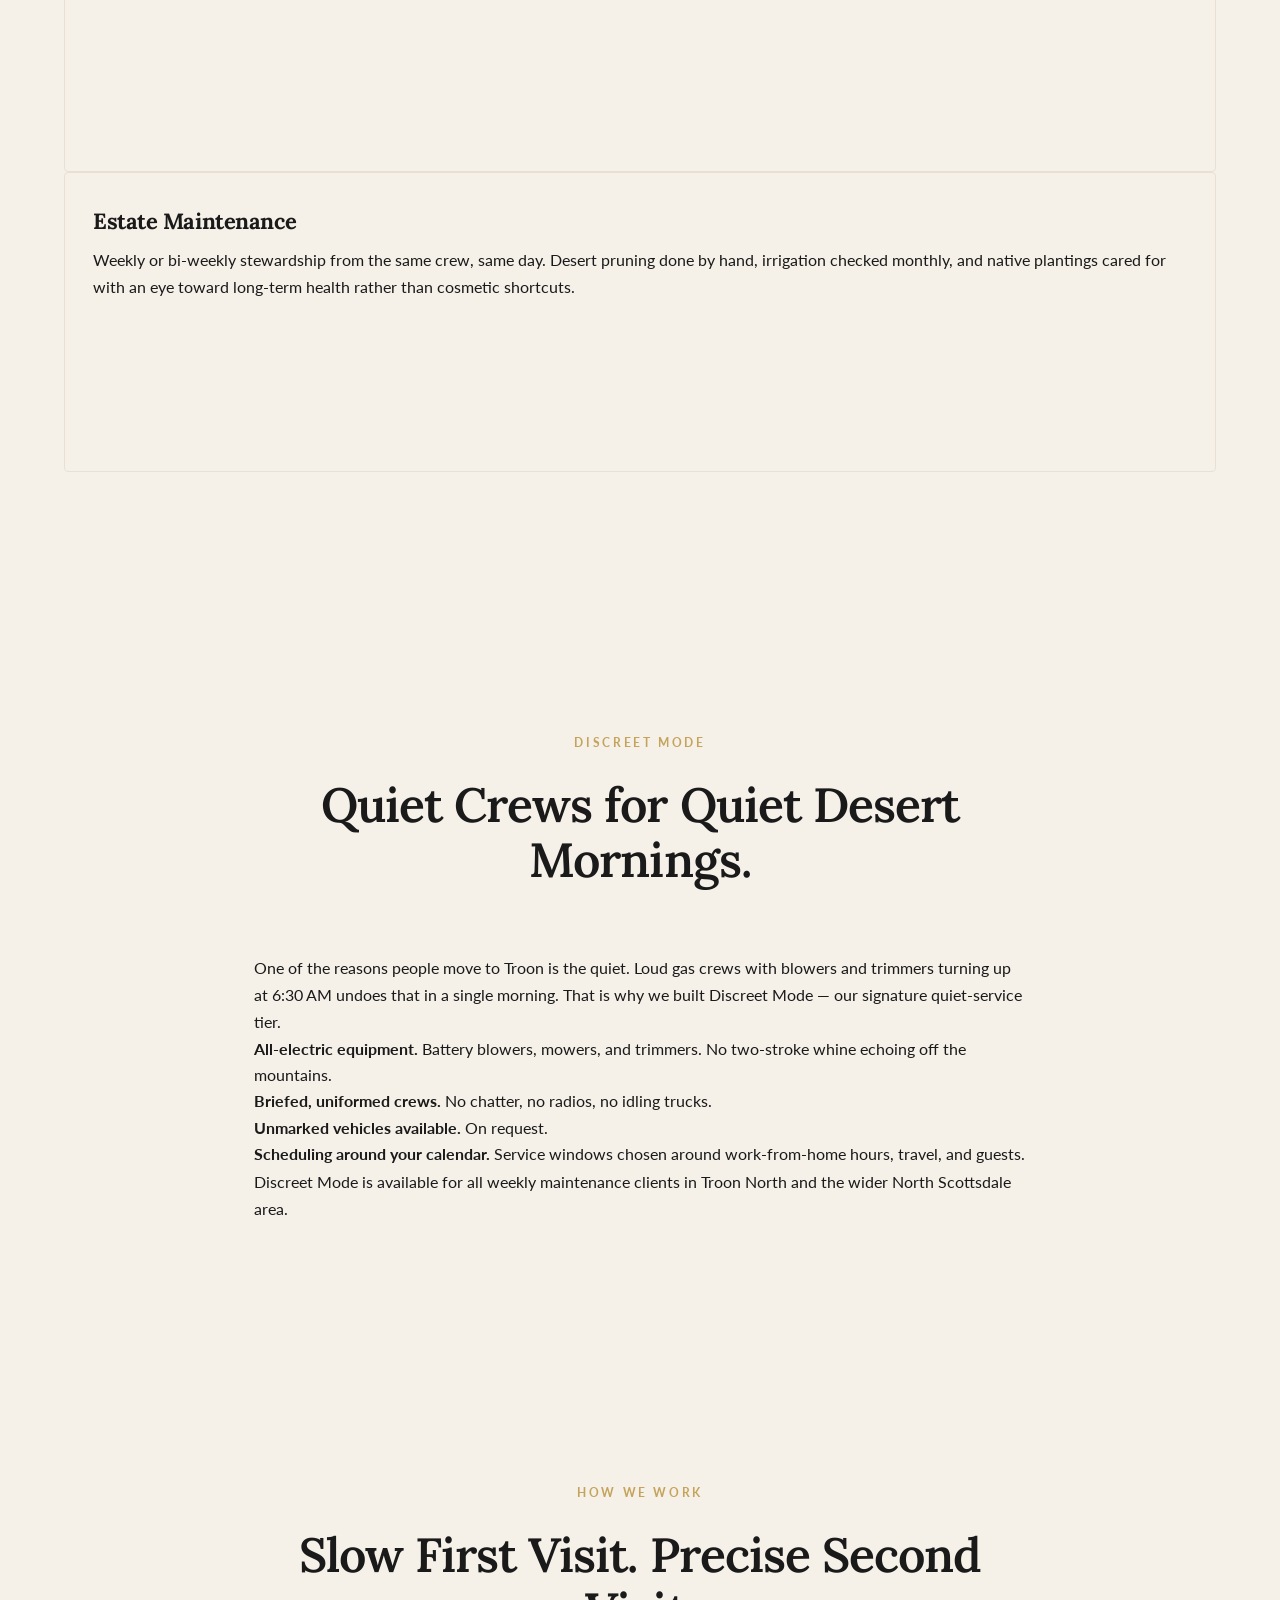
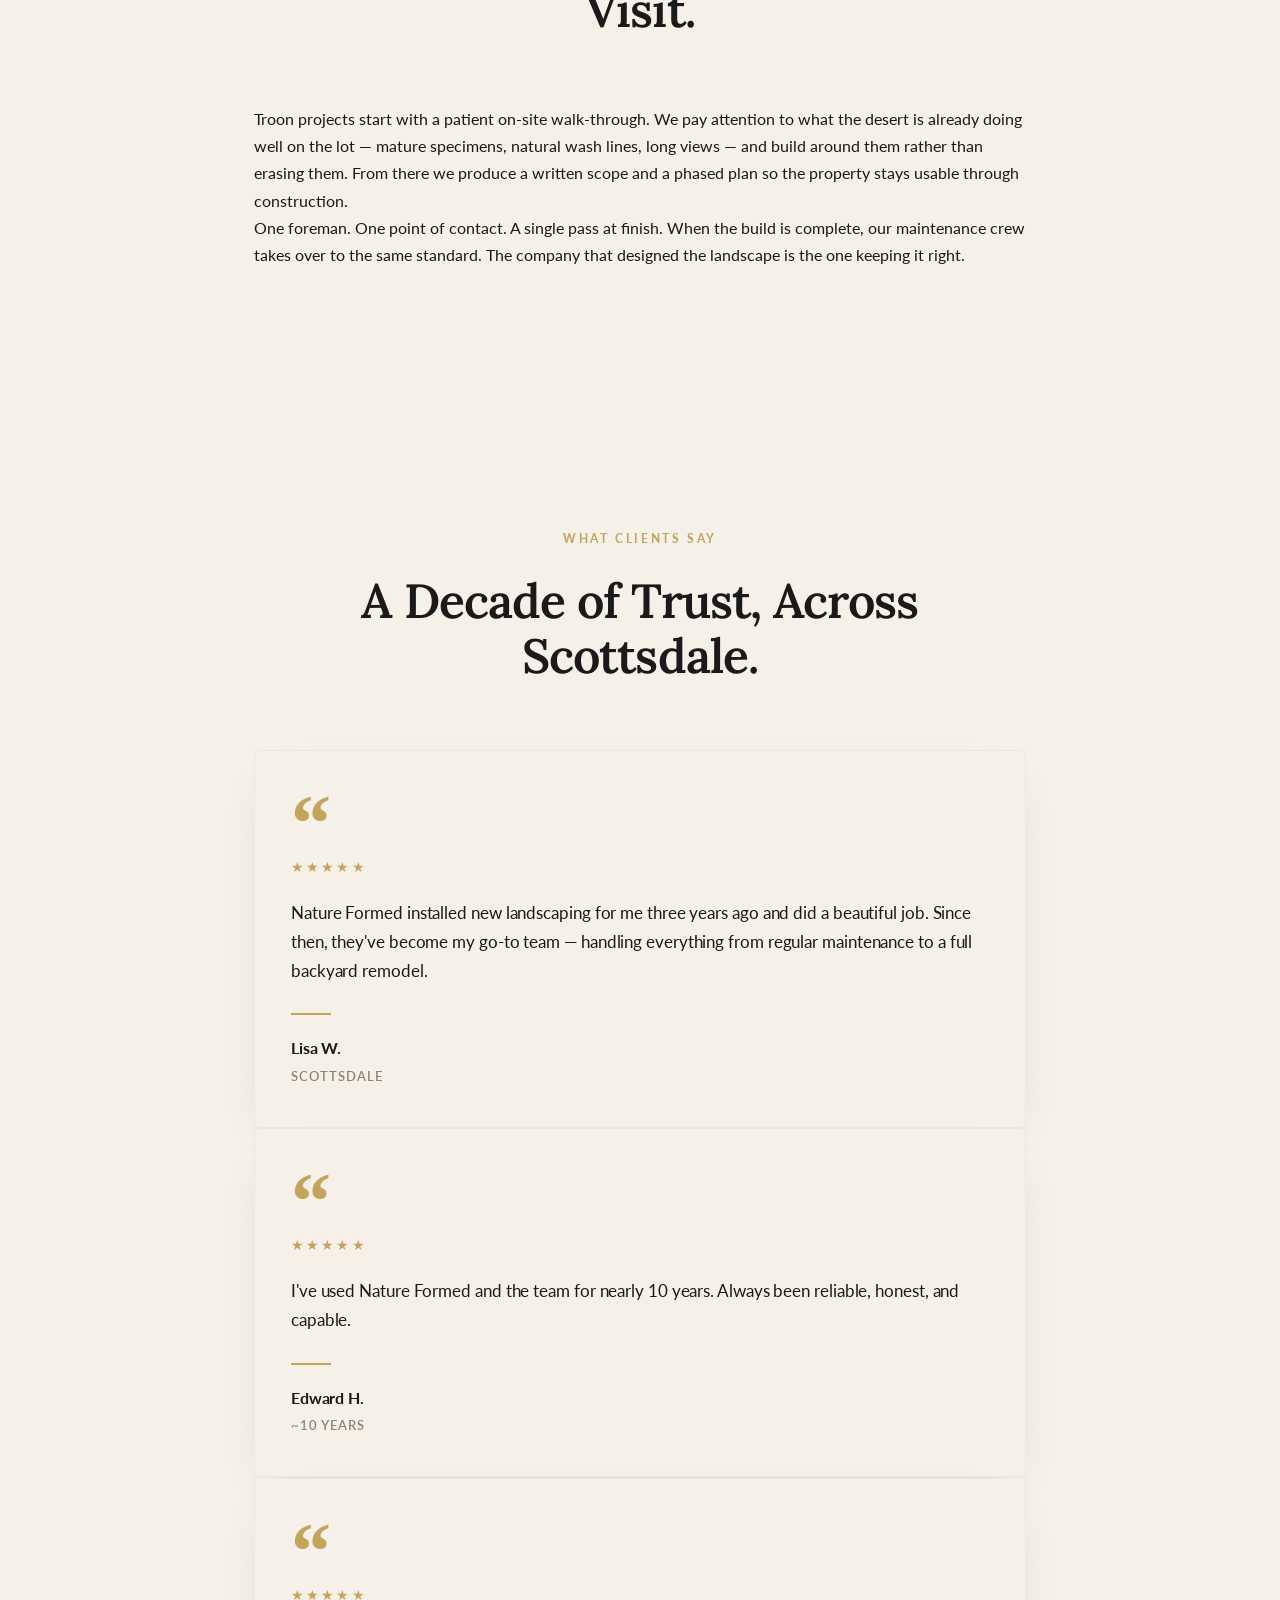
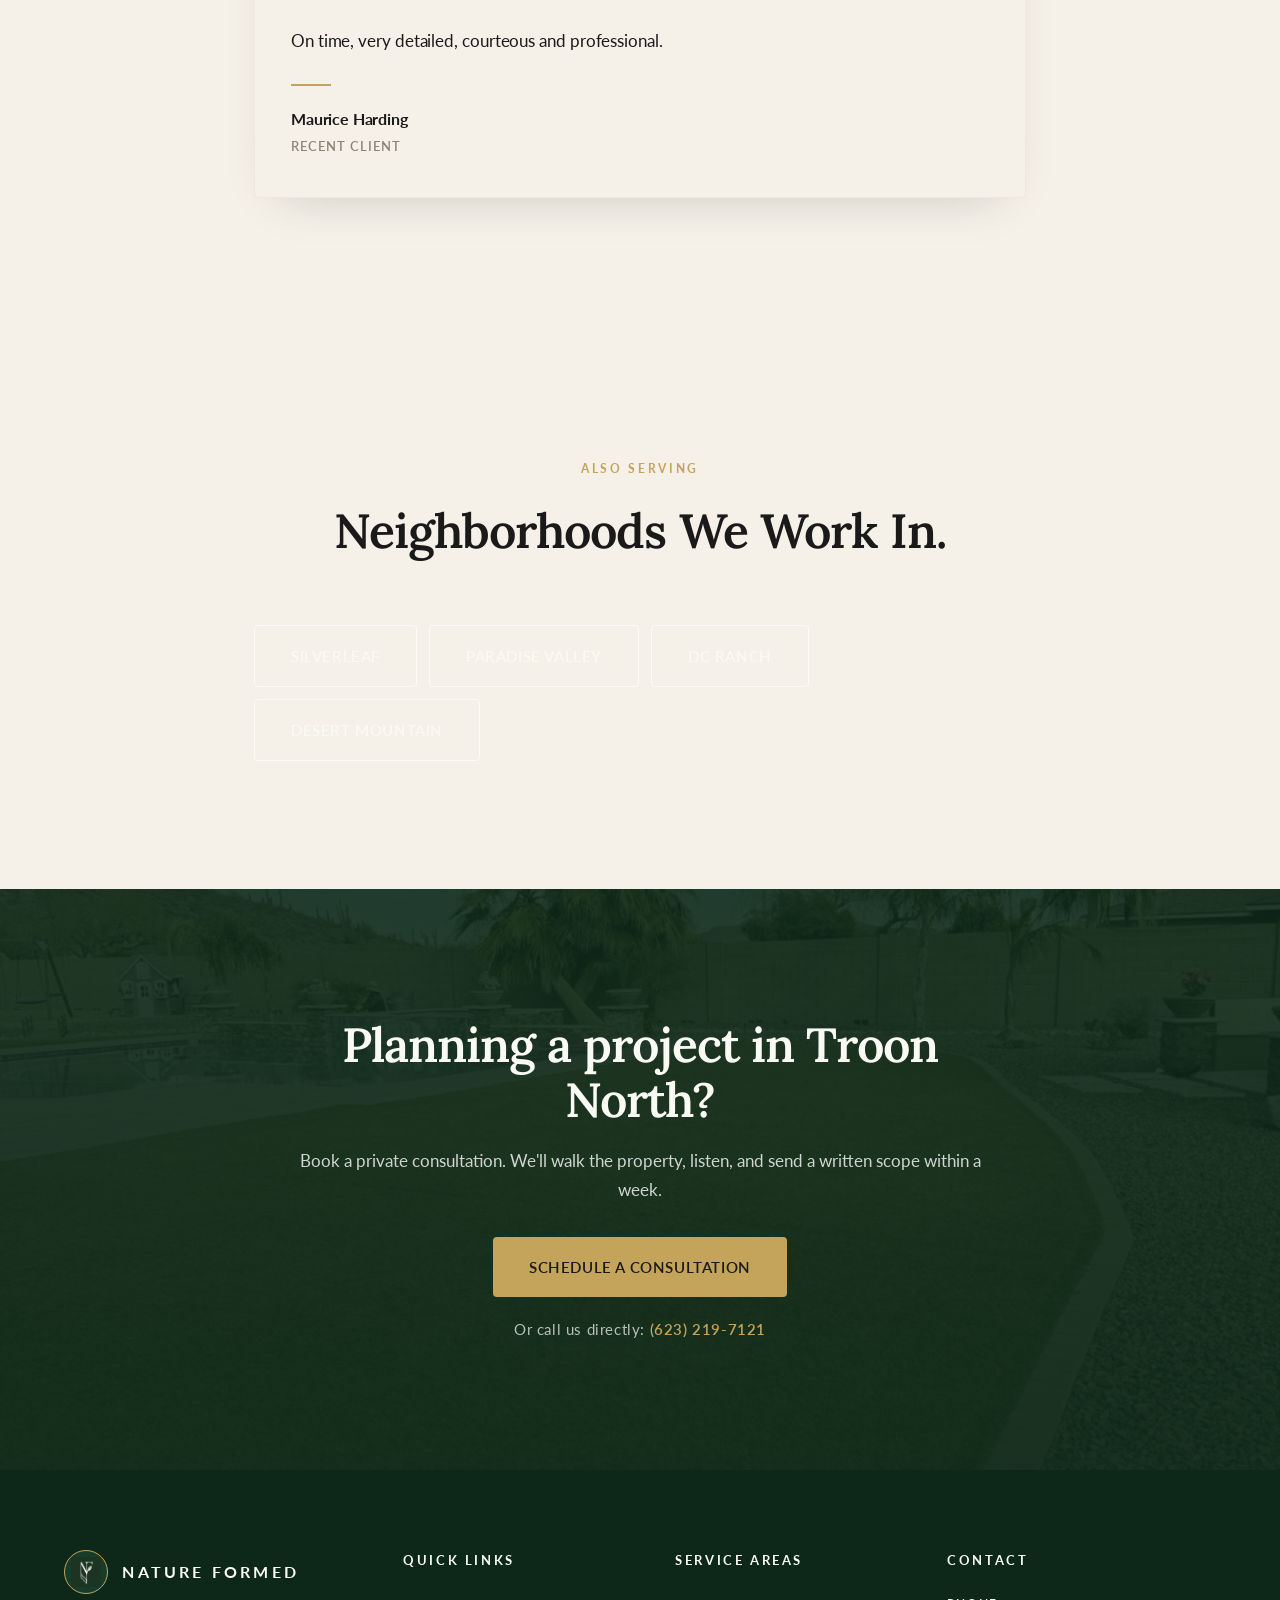
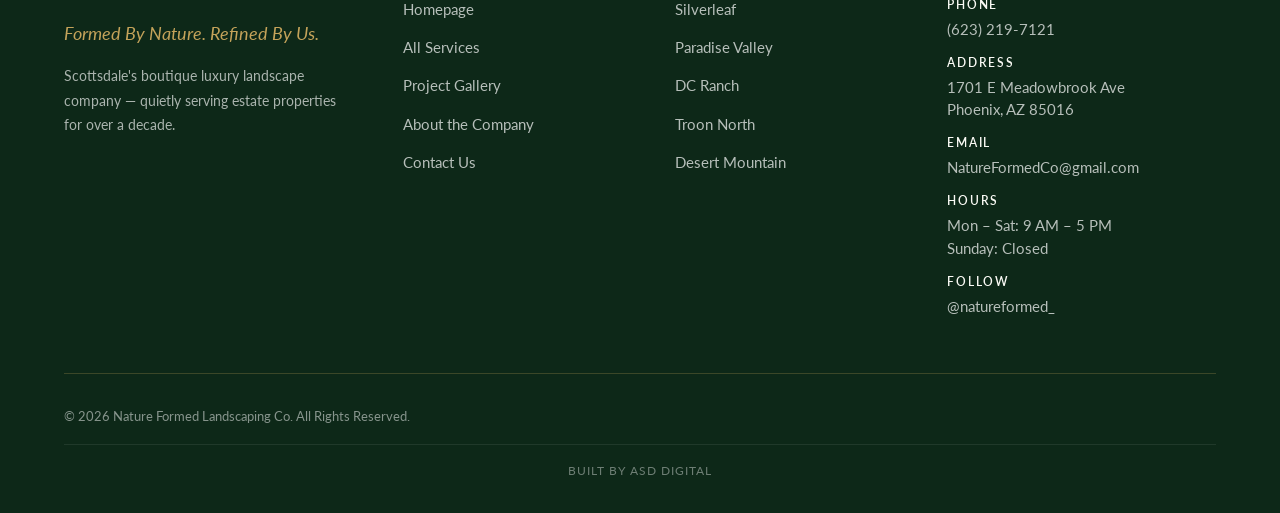
<file: troon-north-landscaping.html>
<!DOCTYPE html>
<html lang="en">
<head>
  <meta charset="UTF-8" />
  <meta name="viewport" content="width=device-width, initial-scale=1.0" />
  <!-- Meta Pixel -->
  <script src="js/meta-pixel.js?v=1"></script>
  <title>Troon North Landscape Design &amp; Build | Nature Formed</title>
  <meta name="description" content="Desert-aware luxury landscape design, build, and maintenance for Troon North. Hardscape, resort backyards, and Discreet Mode quiet service in North Scottsdale." />
  <meta name="keywords" content="troon north landscaping, troon landscape designer, troon north landscape company, north scottsdale landscaping, troon backyard design, troon north paver patio, troon travertine, pinnacle peak landscaping, troon estate maintenance" />
  <meta name="geo.region" content="US-AZ" />
  <meta name="geo.placename" content="Troon North, Scottsdale" />
  <meta name="geo.position" content="33.7447;-111.8747" />
  <meta name="ICBM" content="33.7447, -111.8747" />
  <link rel="canonical" href="https://www.natureformedlandscaping.com/troon-north-landscaping.html" />

  <meta property="og:title" content="Troon North Landscape Design &amp; Build | Nature Formed" />
  <meta property="og:description" content="Boutique luxury landscape studio for Troon North &mdash; desert-aware design, hardscape, resort backyards, and Discreet Mode quiet service." />
  <meta property="og:type" content="website" />
  <meta property="og:url" content="https://www.natureformedlandscaping.com/troon-north-landscaping.html" />
  <meta property="og:image" content="https://www.natureformedlandscaping.com/images/og-image.jpg" />

  <link rel="icon" type="image/png" sizes="32x32" href="images/favicon.png" />
  <link rel="icon" type="image/png" sizes="192x192" href="images/favicon-192.png" />
  <link rel="apple-touch-icon" href="images/apple-touch-icon.png" />
  <meta name="theme-color" content="#0D2818" />

  <link rel="preconnect" href="https://fonts.googleapis.com" />
  <link rel="preconnect" href="https://fonts.gstatic.com" crossorigin />
  <link href="https://fonts.googleapis.com/css2?family=Lora:ital,wght@0,400;0,500;0,600;0,700;1,400;1,600&family=Lato:wght@300;400;600;700;900&display=swap" rel="stylesheet" />
  <link rel="stylesheet" href="css/styles.css?v=20260501b" />

  <script type="application/ld+json">
  {
    "@context": "https://schema.org",
    "@type": "Service",
    "serviceType": "Luxury Landscape Design and Build",
    "provider": {
      "@type": "LandscapingBusiness",
      "name": "Nature Formed Landscaping",
      "url": "https://www.natureformedlandscaping.com",
      "telephone": "+16232197121",
      "priceRange": "$$$",
      "address": {"@type":"PostalAddress","streetAddress":"1701 E Meadowbrook Ave","addressLocality":"Phoenix","addressRegion":"AZ","postalCode":"85016","addressCountry":"US"},
      "aggregateRating": {"@type":"AggregateRating","ratingValue":"5.0","reviewCount":"50","bestRating":"5"}
    },
    "areaServed": {
      "@type": "Neighborhood",
      "name": "Troon North",
      "containedInPlace": {"@type":"City","name":"Scottsdale","sameAs":"https://en.wikipedia.org/wiki/Scottsdale,_Arizona"}
    },
    "offers": {
      "@type": "Offer",
      "description": "Desert-adapted landscape design, travertine and paver hardscape, resort backyards, smart irrigation, outdoor lighting, and Discreet Mode quiet maintenance for Troon North homes."
    }
  }
  </script>

  <script type="application/ld+json">
  {
    "@context": "https://schema.org",
    "@type": "BreadcrumbList",
    "itemListElement": [
      {"@type":"ListItem","position":1,"name":"Home","item":"https://www.natureformedlandscaping.com/"},
      {"@type":"ListItem","position":2,"name":"Service Areas","item":"https://www.natureformedlandscaping.com/#service-areas"},
      {"@type":"ListItem","position":3,"name":"Troon North Landscaping","item":"https://www.natureformedlandscaping.com/troon-north-landscaping.html"}
    ]
  }
  </script>
</head>
<body>

  <header class="nav is-light" role="banner">
    <a href="index.html" class="nav__brand" aria-label="Nature Formed Landscaping home">
      <span class="nav__logo">NF<img src="images/logos/nf-monogram-white.png" alt="Nature Formed logo" onerror="this.remove()" /></span>
      <span class="nav__wordmark">Nature Formed</span>
    </a>
    <nav class="nav__menu" role="navigation" aria-label="Primary">
      <a href="index.html" class="nav__link">Home</a>
      <a href="services.html" class="nav__link">Services</a>
      <a href="portfolio.html" class="nav__link">Portfolio</a>
      <a href="about.html" class="nav__link">About</a>
      <a href="contact.html" class="nav__link">Contact</a>
      <a href="tel:+16232197121" class="nav__phone" aria-label="Call us at (623) 219-7121"><span class="nav__phone-icon" aria-hidden="true">☎</span>(623) 219-7121</a>
      <a href="appointments.html" class="nav__cta">Book a Consultation</a>
    </nav>
    <button class="nav__toggle" aria-label="Open menu" aria-expanded="false">
      <span></span><span></span><span></span>
    </button>
  </header>

  <section class="hero hero--tall">
    <div class="hero__bg">
      <img src="images/projects/brick-house-xeriscape.jpg" alt="Desert xeriscape landscape in a Troon North-style home" loading="eager" />
    </div>
    <div class="hero__overlay"></div>
    <div class="hero__content">
      <span class="label">Troon North &middot; North Scottsdale</span>
      <h1 class="hero__headline">Troon North Landscape Design &amp; Build.</h1>
      <p class="hero__subtitle">Desert-aware luxury landscape design for the high Sonoran country around Pinnacle Peak. Estate planning, travertine hardscape, resort backyards, and Discreet Mode quiet maintenance &mdash; built with respect for the environment that drew you here.</p>
    </div>
  </section>

  <section class="section--cream">
    <div class="container container--narrow">
      <div class="section-header reveal">
        <span class="label">Desert-First Design</span>
        <h2>Landscape That Works With Troon, Not Against It.</h2>
      </div>
      <div class="reveal">
        <p>Troon North sits at roughly 2,500 feet, spread across the foothills between Pinnacle Peak and the McDowell Mountains. It is one of the most environmentally sensitive luxury communities in the Valley &mdash; low-density, dark-sky conscious, and built around preserved desert wash corridors and saguaro-studded ridges.</p>
        <p>Landscape here is not about overlaying a lawn-centric design language. It is about reading the site, respecting the desert that was already there, and building outdoor space that heightens the property's natural setting rather than fighting it. That is the brief we have been working to in Troon for over a decade.</p>
      </div>
    </div>
  </section>

  <section class="section--forest">
    <div class="container">
      <div class="section-header reveal">
        <span class="label">Services in Troon North</span>
        <h2>Estate Services, Calibrated to High Desert.</h2>
      </div>
      <div class="service-grid reveal">
        <article class="service-card">
          <h3 class="service-card__title">Desert-Adapted Design</h3>
          <p>Plant palettes built around desert natives and low-water ornamentals &mdash; saguaros, palo verdes, ocotillo, agave, and carefully selected accent species. Designed to thrive at Troon's elevation and heat profile.</p>
        </article>
        <article class="service-card">
          <h3 class="service-card__title">Hardscape &amp; Stone</h3>
          <p>Travertine, paver, and natural stone patios, pool decks, and walkways. Material palettes selected to harmonize with the warm rock of Pinnacle Peak and the desert surround.</p>
        </article>
        <article class="service-card">
          <h3 class="service-card__title">Resort Backyards</h3>
          <p>Pool-deck builds, ramadas, outdoor kitchens, fire features, and putting greens. Designed to frame the desert view rather than block it.</p>
        </article>
        <article class="service-card">
          <h3 class="service-card__title">Smart Drip Irrigation</h3>
          <p>Drip-focused systems for desert plantings, weather-responsive controllers, and seasonal scheduling tuned to Troon's elevation &mdash; where mornings run cooler and afternoons run drier than in the central Valley.</p>
        </article>
        <article class="service-card">
          <h3 class="service-card__title">Dark-Sky Lighting</h3>
          <p>Low-voltage lighting specified to dark-sky guidelines &mdash; downward-aimed, warm-temperature, minimal spill. Accents specimen plants and architectural features without washing out the night sky.</p>
        </article>
        <article class="service-card">
          <h3 class="service-card__title">Estate Maintenance</h3>
          <p>Weekly or bi-weekly stewardship from the same crew, same day. Desert pruning done by hand, irrigation checked monthly, and native plantings cared for with an eye toward long-term health rather than cosmetic shortcuts.</p>
        </article>
      </div>
    </div>
  </section>

  <section class="section--cream">
    <div class="container container--narrow">
      <div class="section-header reveal">
        <span class="label">Discreet Mode</span>
        <h2>Quiet Crews for Quiet Desert Mornings.</h2>
      </div>
      <div class="reveal">
        <p>One of the reasons people move to Troon is the quiet. Loud gas crews with blowers and trimmers turning up at 6:30 AM undoes that in a single morning. That is why we built <a href="services.html#discreet">Discreet Mode</a> &mdash; our signature quiet-service tier.</p>
        <ul>
          <li><strong>All-electric equipment.</strong> Battery blowers, mowers, and trimmers. No two-stroke whine echoing off the mountains.</li>
          <li><strong>Briefed, uniformed crews.</strong> No chatter, no radios, no idling trucks.</li>
          <li><strong>Unmarked vehicles available.</strong> On request.</li>
          <li><strong>Scheduling around your calendar.</strong> Service windows chosen around work-from-home hours, travel, and guests.</li>
        </ul>
        <p>Discreet Mode is available for all weekly maintenance clients in Troon North and the wider North Scottsdale area.</p>
      </div>
    </div>
  </section>

  <section class="section--forest">
    <div class="container container--narrow">
      <div class="section-header reveal">
        <span class="label">How We Work</span>
        <h2>Slow First Visit. Precise Second Visit.</h2>
      </div>
      <div class="reveal" style="color: var(--warm-white);">
        <p>Troon projects start with a patient on-site walk-through. We pay attention to what the desert is already doing well on the lot &mdash; mature specimens, natural wash lines, long views &mdash; and build around them rather than erasing them. From there we produce a written scope and a phased plan so the property stays usable through construction.</p>
        <p>One foreman. One point of contact. A single pass at finish. When the build is complete, our maintenance crew takes over to the same standard. The company that designed the landscape is the one keeping it right.</p>
      </div>
    </div>
  </section>

  <section class="section--cream">
    <div class="container container--narrow">
      <div class="section-header reveal">
        <span class="label">What Clients Say</span>
        <h2>A Decade of Trust, Across Scottsdale.</h2>
      </div>
      <div class="testimonial-grid">
        <article class="testimonial reveal">
          <div class="testimonial__quote">&ldquo;</div>
          <div class="testimonial__stars">★★★★★</div>
          <p class="testimonial__text">Nature Formed installed new landscaping for me three years ago and did a beautiful job. Since then, they've become my go-to team &mdash; handling everything from regular maintenance to a full backyard remodel.</p>
          <div class="testimonial__divider"></div>
          <div class="testimonial__name">Lisa W.</div>
          <div class="testimonial__meta">Scottsdale</div>
        </article>
        <article class="testimonial reveal" data-delay="1">
          <div class="testimonial__quote">&ldquo;</div>
          <div class="testimonial__stars">★★★★★</div>
          <p class="testimonial__text">I've used Nature Formed and the team for nearly 10 years. Always been reliable, honest, and capable.</p>
          <div class="testimonial__divider"></div>
          <div class="testimonial__name">Edward H.</div>
          <div class="testimonial__meta">~10 years</div>
        </article>
        <article class="testimonial reveal" data-delay="2">
          <div class="testimonial__quote">&ldquo;</div>
          <div class="testimonial__stars">★★★★★</div>
          <p class="testimonial__text">On time, very detailed, courteous and professional.</p>
          <div class="testimonial__divider"></div>
          <div class="testimonial__name">Maurice Harding</div>
          <div class="testimonial__meta">Recent client</div>
        </article>
      </div>
    </div>
  </section>

  <section class="section--cream">
    <div class="container container--narrow">
      <div class="section-header reveal">
        <span class="label">Also Serving</span>
        <h2>Neighborhoods We Work In.</h2>
      </div>
      <div class="reveal" style="display:flex; flex-wrap:wrap; gap:0.75rem;">
        <a href="silverleaf-landscaping.html" class="btn btn--outline">Silverleaf</a>
        <a href="paradise-valley-landscaping.html" class="btn btn--outline">Paradise Valley</a>
        <a href="dc-ranch-landscaping.html" class="btn btn--outline">DC Ranch</a>
        <a href="desert-mountain-landscaping.html" class="btn btn--outline">Desert Mountain</a>
      </div>
    </div>
  </section>

  <section class="cta-banner">
    <video class="cta-banner__video" autoplay muted loop playsinline preload="metadata" poster="images/projects/sod-install-established.jpg">
      <source src="images/videos/img_6258.mp4" type="video/mp4" />
    </video>
    <div class="cta-banner__inner reveal">
      <h2>Planning a project in Troon North?</h2>
      <p>Book a private consultation. We'll walk the property, listen, and send a written scope within a week.</p>
      <a href="contact.html" class="btn btn--primary">Schedule A Consultation</a>
      <div class="cta-banner__phone">Or call us directly: <a href="tel:+16232197121">(623) 219-7121</a></div>
    </div>
  </section>

  <footer class="footer">
    <div class="footer__grid">
      <div class="footer__brand">
        <div class="footer__brand-row">
          <span class="nav__logo">NF<img src="images/logos/nf-monogram-white.png" alt="Nature Formed logo" onerror="this.remove()" /></span>
          <span class="footer__wordmark">Nature Formed</span>
        </div>
        <div class="footer__tagline">Formed By Nature. Refined By Us.</div>
        <p class="footer__mission">Scottsdale's boutique luxury landscape company &mdash; quietly serving estate properties for over a decade.</p>
      </div>
      <div>
        <div class="footer__title">Quick Links</div>
        <ul class="footer__list">
          <li><a href="index.html">Homepage</a></li>
          <li><a href="services.html">All Services</a></li>
          <li><a href="portfolio.html">Project Gallery</a></li>
          <li><a href="about.html">About the Company</a></li>
          <li><a href="contact.html">Contact Us</a></li>
        </ul>
      </div>
      <div>
        <div class="footer__title">Service Areas</div>
        <ul class="footer__list">
          <li><a href="silverleaf-landscaping.html">Silverleaf</a></li>
          <li><a href="paradise-valley-landscaping.html">Paradise Valley</a></li>
          <li><a href="dc-ranch-landscaping.html">DC Ranch</a></li>
          <li><a href="troon-north-landscaping.html">Troon North</a></li>
          <li><a href="desert-mountain-landscaping.html">Desert Mountain</a></li>
        </ul>
      </div>
      <div>
        <div class="footer__title">Contact</div>
        <div class="footer__contact">
          <div class="footer__contact-item"><strong>Phone</strong><a href="tel:+16232197121">(623) 219-7121</a></div>
          <div class="footer__contact-item"><strong>Address</strong><span style="color:rgba(255,255,255,0.7);">1701 E Meadowbrook Ave<br/>Phoenix, AZ 85016</span></div>
          <div class="footer__contact-item"><strong>Email</strong><a href="mailto:NatureFormedCo@gmail.com">NatureFormedCo@gmail.com</a></div>
          <div class="footer__contact-item"><strong>Hours</strong>Mon &ndash; Sat: 9 AM &ndash; 5 PM<br/>Sunday: Closed</div>
          <div class="footer__contact-item"><strong>Follow</strong><a href="https://www.instagram.com/natureformed_" target="_blank" rel="noopener">@natureformed_</a></div>
        </div>
      </div>
    </div>
    <div class="footer__bottom">
      <div>&copy; <span id="year">2026</span> Nature Formed Landscaping Co. All Rights Reserved.</div>
      <div>ROC# [to be added]</div>
    </div>
    <div class="footer__credit">Built by <a href="https://www.instagram.com/asddigital_" target="_blank" rel="noopener">ASD Digital</a></div>
  </footer>


  <script>document.getElementById('year').textContent = new Date().getFullYear();</script>
  <script src="js/main.js?v=20260501b"></script>
</body>
</html>
</file>
<file: css/styles.css>
/* =========================================================
   NATURE FORMED LANDSCAPING — GLOBAL STYLES
   ========================================================= */

/* ---------- RESET ---------- */
*, *::before, *::after { box-sizing: border-box; margin: 0; padding: 0; }
html {
  scroll-behavior: smooth;
  -webkit-font-smoothing: antialiased;
  -moz-osx-font-smoothing: grayscale;
  -webkit-text-size-adjust: 100%;
  text-size-adjust: 100%;
}
html { overflow-x: hidden; }
body { min-height: 100vh; overflow-x: hidden; }
img, video { max-width: 100%; height: auto; display: block; }
button { cursor: pointer; border: none; background: none; font: inherit; color: inherit; }
a { color: inherit; text-decoration: none; }
ul { list-style: none; }
input, textarea, select, button { font: inherit; }

/* iOS Safari: remove grey tap flash on interactive elements */
a, button, [role="button"], input, label, select, summary, textarea {
  -webkit-tap-highlight-color: transparent;
}

/* ---------- TOKENS ---------- */
:root {
  /* Primary */
  --forest: #0D2818;
  --forest-light: #163D2B;
  --sage: #6B8F5E;
  --sage-muted: #8BA67E;

  /* Warm Accents */
  --gold: #C4A35A;
  --gold-light: #D4B76A;

  /* Neutrals */
  --cream: #F5F0E8;
  --warm-white: #FAFAF5;
  --charcoal: #1A1A1A;
  --stone: #8C8577;
  --sand: #E8E0D4;

  /* Type scale */
  --text-hero: clamp(3.5rem, 8vw, 7rem);
  --text-h1: clamp(2.5rem, 5vw, 4rem);
  --text-h2: clamp(2rem, 4vw, 3rem);
  --text-h3: clamp(1.25rem, 2.5vw, 1.75rem);
  --text-body: clamp(1rem, 1.1vw, 1.125rem);
  --text-small: 0.875rem;
  --text-xs: 0.75rem;

  /* Layout */
  --section-padding-y: clamp(80px, 10vw, 140px);
  --section-padding-x: clamp(20px, 5vw, 80px);
  --container-max: 1400px;
  --container-narrow: 900px;
  --grid-gap: clamp(20px, 3vw, 40px);
  --border-radius: 4px;
  --border-radius-lg: 8px;

  /* Motion */
  --ease-out-expo: cubic-bezier(0.16, 1, 0.3, 1);
}

/* ---------- BASE TYPOGRAPHY ---------- */
body {
  font-family: "Lato", -apple-system, BlinkMacSystemFont, "Segoe UI", Helvetica, Arial, sans-serif;
  font-size: var(--text-body);
  line-height: 1.65;
  color: var(--charcoal);
  background: var(--cream);
  font-weight: 400;
}

h1, h2, h3, h4 {
  font-family: "Lora", Georgia, "Times New Roman", serif;
  font-weight: 600;
  line-height: 1.15;
  letter-spacing: -0.015em;
  color: var(--charcoal);
}

h1 { font-size: var(--text-h1); font-weight: 700; letter-spacing: -0.025em; }
h2 { font-size: var(--text-h2); font-weight: 600; letter-spacing: -0.02em; }
h3 { font-size: var(--text-h3); font-weight: 600; letter-spacing: -0.015em; }

p { color: var(--charcoal); line-height: 1.7; }

.label {
  font-family: "Lato", -apple-system, BlinkMacSystemFont, "Segoe UI", Helvetica, Arial, sans-serif;
  font-size: var(--text-xs);
  text-transform: uppercase;
  letter-spacing: 0.22em;
  font-weight: 700;
  color: var(--gold);
  display: inline-flex;
  align-items: center;
  gap: 0.75rem;
  margin-bottom: 1.5rem;
}
.label::before {
  content: "";
  width: 28px;
  height: 1px;
  background: currentColor;
  display: inline-block;
  opacity: 0.8;
}
.section-header .label { justify-content: center; }
.section-header .label::before { display: none; }

.label--sage { color: var(--sage); }
.label--on-dark { color: var(--gold); }

/* ---------- CONTAINERS ---------- */
.container {
  max-width: var(--container-max);
  margin: 0 auto;
  padding: 0 var(--section-padding-x);
  width: 100%;
}

.container--narrow {
  max-width: var(--container-narrow);
}

section { padding: var(--section-padding-y) 0; }
section.section--dark { background: var(--forest); color: var(--warm-white); }
section.section--dark h1,
section.section--dark h2,
section.section--dark h3,
section.section--dark p { color: var(--warm-white); }
section.section--cream { background: var(--cream); }
section.section--warm { background: var(--warm-white); }

/* ---------- BUTTONS ---------- */
.btn {
  position: relative;
  display: inline-flex;
  align-items: center;
  justify-content: center;
  gap: 0.5rem;
  padding: 1.1rem 2.25rem;
  font-family: "Lato", -apple-system, BlinkMacSystemFont, "Segoe UI", Helvetica, Arial, sans-serif;
  font-weight: 600;
  font-size: 0.9375rem;
  letter-spacing: 0.04em;
  text-transform: uppercase;
  border-radius: var(--border-radius);
  overflow: hidden;
  transition: color 0.4s var(--ease-out-expo), border-color 0.4s var(--ease-out-expo);
  cursor: pointer;
  z-index: 1;
}

.btn::before {
  content: "";
  position: absolute;
  inset: 0;
  transform: translateX(-101%);
  transition: transform 0.5s var(--ease-out-expo);
  z-index: -1;
}

.btn--primary {
  background: var(--gold);
  color: var(--charcoal);
}
.btn--primary::before { background: var(--gold-light); }
.btn--primary:hover::before { transform: translateX(0); }

.btn--outline {
  background: transparent;
  color: var(--warm-white);
  border: 1.5px solid rgba(255,255,255,0.7);
}
.btn--outline::before { background: var(--warm-white); }
.btn--outline:hover { color: var(--charcoal); border-color: var(--warm-white); }
.btn--outline:hover::before { transform: translateX(0); }

.btn--dark {
  background: var(--forest);
  color: var(--warm-white);
}
.btn--dark::before { background: var(--forest-light); }
.btn--dark:hover::before { transform: translateX(0); }

.link-arrow {
  display: inline-flex;
  align-items: center;
  gap: 0.5rem;
  font-family: "Lato", -apple-system, BlinkMacSystemFont, "Segoe UI", Helvetica, Arial, sans-serif;
  font-size: 0.875rem;
  font-weight: 600;
  letter-spacing: 0.08em;
  text-transform: uppercase;
  color: var(--forest);
  border-bottom: 1px solid currentColor;
  padding-bottom: 2px;
  transition: gap 0.3s var(--ease-out-expo), color 0.3s var(--ease-out-expo);
}
.link-arrow:hover { gap: 0.9rem; color: var(--gold); }
.link-arrow--light { color: var(--gold); }
.link-arrow--light:hover { color: var(--gold-light); }

/* ---------- NAVIGATION ---------- */
.nav {
  position: fixed;
  top: 0;
  left: 0;
  right: 0;
  z-index: 100;
  padding: 1.25rem var(--section-padding-x);
  display: flex;
  align-items: center;
  justify-content: space-between;
  transition: background 0.4s ease, padding 0.4s ease, box-shadow 0.4s ease;
  background: transparent;
}
.nav.is-scrolled {
  background: rgba(250, 250, 245, 0.92);
  backdrop-filter: saturate(160%) blur(12px);
  -webkit-backdrop-filter: saturate(160%) blur(12px);
  padding: 0.85rem var(--section-padding-x);
  box-shadow: 0 1px 0 rgba(26,26,26,0.08);
  border-bottom: 1px solid rgba(232,224,212,0.6);
}
.nav.is-scrolled .nav__wordmark,
.nav.is-scrolled .nav__link { color: var(--charcoal); }
.nav.is-scrolled .nav__link.is-active { color: var(--forest); }
.nav.is-scrolled .nav__link:hover { color: var(--forest); }
.nav.is-scrolled .nav__toggle span { background: var(--charcoal); }
.nav.is-scrolled .nav__logo {
  background: var(--warm-white);
  border-color: var(--forest);
}
.nav.is-scrolled .nav__logo { color: var(--forest); }
/* Light-themed pages (non-hero backgrounds) */
.nav.is-light:not(.is-scrolled) {
  background: rgba(250, 250, 245, 0.95);
  backdrop-filter: saturate(160%) blur(12px);
  -webkit-backdrop-filter: saturate(160%) blur(12px);
  border-bottom: 1px solid rgba(232,224,212,0.5);
}
.nav.is-light:not(.is-scrolled) .nav__wordmark,
.nav.is-light:not(.is-scrolled) .nav__link { color: var(--charcoal); }
.nav.is-light:not(.is-scrolled) .nav__link.is-active { color: var(--forest); }
.nav.is-light:not(.is-scrolled) .nav__toggle span { background: var(--charcoal); }
.nav.is-light:not(.is-scrolled) .nav__logo {
  background: var(--warm-white);
  border-color: var(--forest);
  color: var(--forest);
}

.nav__brand {
  display: flex;
  align-items: center;
  gap: 0.9rem;
}

.nav__logo {
  width: 42px;
  height: 42px;
  border-radius: 50%;
  background: var(--forest-light);
  border: 1.5px solid var(--gold);
  display: flex;
  align-items: center;
  justify-content: center;
  font-family: "Lato", -apple-system, BlinkMacSystemFont, "Segoe UI", Helvetica, Arial, sans-serif;
  color: var(--gold);
  font-size: 1.1rem;
  font-weight: 600;
  letter-spacing: -0.04em;
  overflow: hidden;
  position: relative;
}
/* When the real logo image loads it covers the NF text fallback */
.nav__logo img {
  position: absolute;
  inset: 0;
  width: 100%;
  height: 100%;
  object-fit: contain;
  padding: 6px;
}
.nav.is-scrolled .nav__logo { border-color: var(--gold); }

.nav__wordmark {
  color: var(--warm-white);
  font-family: "Lato", -apple-system, BlinkMacSystemFont, "Segoe UI", Helvetica, Arial, sans-serif;
  font-weight: 700;
  font-size: 0.9375rem;
  letter-spacing: 0.2em;
  text-transform: uppercase;
}

.nav__menu {
  display: flex;
  align-items: center;
  gap: 2.25rem;
}

.nav__link {
  position: relative;
  color: var(--warm-white);
  font-family: "Lato", -apple-system, BlinkMacSystemFont, "Segoe UI", Helvetica, Arial, sans-serif;
  font-size: 0.8125rem;
  font-weight: 600;
  letter-spacing: 0.18em;
  text-transform: uppercase;
  padding: 0.5rem 0;
}
.nav__link::after {
  content: "";
  position: absolute;
  left: 0;
  bottom: 0;
  width: 0;
  height: 1px;
  background: var(--gold);
  transition: width 0.3s var(--ease-out-expo);
}
.nav__link:hover::after,
.nav__link.is-active::after { width: 100%; }
.nav__link.is-active { color: var(--gold); }

.nav__cta {
  padding: 0.75rem 1.5rem;
  background: var(--gold);
  color: var(--charcoal);
  font-family: "Lato", -apple-system, BlinkMacSystemFont, "Segoe UI", Helvetica, Arial, sans-serif;
  font-size: 0.8125rem;
  font-weight: 600;
  letter-spacing: 0.1em;
  text-transform: uppercase;
  border-radius: var(--border-radius);
  transition: background 0.3s ease, transform 0.3s ease;
}
.nav__cta:hover { background: var(--gold-light); transform: translateY(-1px); }

.nav__phone {
  display: inline-flex;
  align-items: center;
  gap: 0.4rem;
  color: var(--warm-white);
  font-family: "Lato", -apple-system, BlinkMacSystemFont, "Segoe UI", Helvetica, Arial, sans-serif;
  font-size: 0.875rem;
  font-weight: 600;
  letter-spacing: 0.04em;
  white-space: nowrap;
  transition: color 0.2s ease;
}
.nav__phone:hover { color: var(--gold); }
.nav__phone-icon {
  font-size: 0.95rem;
  transform: scaleX(-1) translateY(-1px);
  display: inline-block;
}
.nav.is-scrolled .nav__phone,
.nav.is-light:not(.is-scrolled) .nav__phone { color: var(--charcoal); }
.nav.is-scrolled .nav__phone:hover,
.nav.is-light:not(.is-scrolled) .nav__phone:hover { color: var(--forest); }

.nav__toggle {
  display: none;
  width: 44px;
  height: 44px;
  padding: 10px 6px;
  position: relative;
  z-index: 110;
}
.nav__toggle span {
  position: absolute;
  left: 6px;
  right: 6px;
  height: 1.5px;
  background: var(--warm-white);
  transition: transform 0.3s ease, opacity 0.3s ease, top 0.3s ease;
}
.nav__toggle span:nth-child(1) { top: 14px; }
.nav__toggle span:nth-child(2) { top: 21px; }
.nav__toggle span:nth-child(3) { top: 28px; }
.nav__toggle.is-open span:nth-child(1) { top: 21px; transform: rotate(45deg); }
.nav__toggle.is-open span:nth-child(2) { opacity: 0; }
.nav__toggle.is-open span:nth-child(3) { top: 21px; transform: rotate(-45deg); }

/* ---------- HERO ---------- */
.hero {
  position: relative;
  min-height: 100vh;
  display: flex;
  align-items: center;
  justify-content: center;
  overflow: hidden;
  color: var(--warm-white);
}
.hero--short { min-height: 60vh; }
.hero--medium { min-height: 50vh; padding-top: 120px; padding-bottom: 80px;}
.hero--tall { min-height: 70vh; }

.hero__bg {
  position: absolute;
  inset: 0;
  z-index: 0;
  background: linear-gradient(135deg, #0D2818 0%, #163D2B 50%, #1a4a30 100%);
  transform: scale(1.05);
  will-change: transform;
}
.hero__bg img,
.hero__bg video {
  width: 100%;
  height: 100%;
  object-fit: cover;
}

.hero__overlay {
  position: absolute;
  inset: 0;
  z-index: 1;
  background:
    linear-gradient(180deg, rgba(13,40,24,0.35) 0%, rgba(13,40,24,0.55) 55%, rgba(13,40,24,0.85) 100%),
    radial-gradient(ellipse at 50% 40%, rgba(0,0,0,0) 0%, rgba(13,40,24,0.35) 100%);
}
.hero__overlay::after {
  content: "";
  position: absolute;
  inset: 0;
  background-image: radial-gradient(circle at 1px 1px, rgba(255,255,255,0.03) 1px, transparent 0);
  background-size: 3px 3px;
  pointer-events: none;
  mix-blend-mode: overlay;
}

.hero__content {
  position: relative;
  z-index: 2;
  max-width: 900px;
  padding: 0 var(--section-padding-x);
  text-align: center;
}

.hero__headline {
  font-family: "Lora", Georgia, "Times New Roman", serif;
  font-size: var(--text-hero);
  font-weight: 600;
  line-height: 1.05;
  letter-spacing: -0.02em;
  color: var(--warm-white);
  margin: 1.5rem 0 1.75rem;
  overflow-wrap: break-word;
  word-wrap: break-word;
  max-width: 100%;
  text-shadow: 0 2px 40px rgba(0,0,0,0.35);
}
.hero__headline::after {
  content: "";
  display: block;
  width: 60px;
  height: 2px;
  background: var(--gold);
  margin: 2rem auto 0;
}

.hero__subtitle {
  font-size: 1.125rem;
  line-height: 1.6;
  color: rgba(255,255,255,0.85);
  max-width: 600px;
  margin: 0 auto 2.5rem;
}

.hero__ctas {
  display: flex;
  gap: 1rem;
  justify-content: center;
  flex-wrap: wrap;
}

.hero__scroll {
  position: absolute;
  bottom: 2rem;
  left: 50%;
  transform: translateX(-50%);
  z-index: 2;
  color: rgba(255,255,255,0.6);
  font-family: "Lato", -apple-system, BlinkMacSystemFont, "Segoe UI", Helvetica, Arial, sans-serif;
  font-size: 0.75rem;
  letter-spacing: 0.2em;
  text-transform: uppercase;
  display: flex;
  flex-direction: column;
  align-items: center;
  gap: 0.75rem;
}
.hero__scroll::after {
  content: "";
  width: 1px;
  height: 40px;
  background: rgba(255,255,255,0.4);
  animation: scroll-bounce 2s ease-in-out infinite;
}
@keyframes scroll-bounce {
  0%, 100% { transform: scaleY(0.4); transform-origin: top; }
  50% { transform: scaleY(1); transform-origin: top; }
}

/* Hero word-by-word animation */
.hero__headline .word {
  display: inline-block;
  opacity: 0;
  transform: translateY(40px);
  animation: word-reveal 0.9s var(--ease-out-expo) forwards;
}
@keyframes word-reveal {
  to { opacity: 1; transform: translateY(0); }
}

/* ---------- IMAGE PLACEHOLDERS ---------- */
.image-placeholder {
  background: linear-gradient(135deg, var(--sand) 0%, var(--cream) 100%);
  display: flex;
  align-items: center;
  justify-content: center;
  position: relative;
  overflow: hidden;
  border-radius: var(--border-radius);
}
.image-placeholder::before {
  content: attr(data-label);
  font-family: "Lato", -apple-system, BlinkMacSystemFont, "Segoe UI", Helvetica, Arial, sans-serif;
  font-size: 0.75rem;
  color: var(--stone);
  text-transform: uppercase;
  letter-spacing: 0.15em;
  font-weight: 600;
  text-align: center;
  padding: 1rem;
  max-width: 80%;
}
.image-placeholder--dark {
  background: linear-gradient(135deg, var(--forest) 0%, var(--forest-light) 100%);
}
.image-placeholder--dark::before { color: var(--sage-muted); }

/* When a real <img> or <video> loads inside a placeholder, it fills the container
   and automatically covers the data-label text. Lets you just drop files in. */
.image-placeholder > img,
.image-placeholder > video,
.image-placeholder > picture > img {
  position: absolute;
  inset: 0;
  width: 100%;
  height: 100%;
  object-fit: cover;
  z-index: 2;
  border-radius: inherit;
}
/* Portfolio cards: subtle always-on motion for video poster shots */
.portfolio-card video,
.project-card video {
  transition: transform 0.6s var(--ease-out-expo);
}
.portfolio-card:hover video,
.project-card:hover video {
  transform: scale(1.03);
}

/* Decorative dot pattern behind placeholders for atmosphere */
.image-placeholder::after {
  content: "";
  position: absolute;
  inset: 0;
  background-image: radial-gradient(circle at 1px 1px, rgba(140,133,119,0.18) 1px, transparent 0);
  background-size: 24px 24px;
  opacity: 0.6;
  pointer-events: none;
}
.image-placeholder--dark::after {
  background-image: radial-gradient(circle at 1px 1px, rgba(196,163,90,0.14) 1px, transparent 0);
}

/* ---------- SCROLL REVEAL ---------- */
.reveal {
  opacity: 0;
  transform: translateY(60px);
  transition: opacity 0.9s var(--ease-out-expo), transform 0.9s var(--ease-out-expo);
  will-change: opacity, transform;
}
.reveal.is-visible {
  opacity: 1;
  transform: translateY(0);
}
.reveal[data-delay="1"] { transition-delay: 0.1s; }
.reveal[data-delay="2"] { transition-delay: 0.2s; }
.reveal[data-delay="3"] { transition-delay: 0.3s; }
.reveal[data-delay="4"] { transition-delay: 0.4s; }
.reveal[data-delay="5"] { transition-delay: 0.5s; }

/* ---------- SECTION HEADERS ---------- */
.section-header {
  text-align: center;
  max-width: 720px;
  margin: 0 auto calc(var(--grid-gap) * 1.75);
}
.section-header h2 { margin-bottom: 1rem; }
.section-header p {
  color: var(--stone);
  font-size: 1.0625rem;
}

/* ---------- TRUST STRIP ---------- */
.trust-strip {
  background: var(--warm-white);
  color: var(--charcoal);
  padding: 2.5rem var(--section-padding-x);
  border-bottom: 1px solid var(--sand);
}
.trust-strip__inner {
  max-width: var(--container-max);
  margin: 0 auto;
  display: grid;
  grid-template-columns: repeat(4, 1fr);
  gap: 1rem;
  align-items: center;
}
.trust-stat {
  text-align: center;
  position: relative;
}
.trust-stat:not(:last-child)::after {
  content: "";
  position: absolute;
  right: 0;
  top: 25%;
  height: 50%;
  width: 1px;
  background: var(--gold);
  opacity: 0.4;
}
.trust-stat__num {
  font-family: "Lora", Georgia, serif;
  font-size: clamp(2rem, 3.5vw, 3rem);
  font-weight: 600;
  color: var(--forest);
  line-height: 1;
  margin-bottom: 0.5rem;
  letter-spacing: -0.02em;
}
.trust-stat__label {
  font-size: 0.75rem;
  color: var(--stone);
  letter-spacing: 0.2em;
  text-transform: uppercase;
  font-weight: 600;
}
.trust-stat:not(:last-child)::after {
  background: var(--sand);
  opacity: 1;
}

/* ---------- TWO-COL SPLIT ---------- */
.split {
  display: grid;
  gap: calc(var(--grid-gap) * 1.5);
  align-items: center;
}
.split--55-45 { grid-template-columns: 55fr 45fr; }
.split--45-55 { grid-template-columns: 45fr 55fr; }
.split--60-40 { grid-template-columns: 60fr 40fr; }

.split__text h2 { margin-bottom: 1.5rem; }
.split__text p + p { margin-top: 1.25rem; }
.split__text p {
  color: var(--charcoal);
  font-size: 1.0625rem;
  line-height: 1.8;
}
.split__text .link-arrow { margin-top: 2rem; }

.split__image {
  position: relative;
}
.split__image .image-placeholder {
  aspect-ratio: 3 / 4;
  border-left: 2px solid var(--sage);
}

/* ---------- SERVICE GRID ---------- */
.services-grid {
  display: grid;
  grid-template-columns: repeat(4, 1fr);
  gap: var(--grid-gap);
}
.service-card {
  background: var(--cream);
  border: 1px solid var(--sand);
  padding: 2.25rem 1.75rem 1.75rem;
  border-radius: var(--border-radius);
  transition: transform 0.5s var(--ease-out-expo), border-color 0.4s ease, box-shadow 0.5s ease, background 0.4s ease;
  display: flex;
  flex-direction: column;
  min-height: 300px;
  position: relative;
  overflow: hidden;
}
.service-card::before {
  content: "";
  position: absolute;
  top: 0; left: 0; right: 0;
  height: 3px;
  background: var(--gold);
  transform: scaleX(0);
  transform-origin: left;
  transition: transform 0.5s var(--ease-out-expo);
}
.service-card:hover::before { transform: scaleX(1); }
.service-card--feature {
  background: var(--forest);
  color: var(--warm-white);
  border-color: var(--forest-light);
}
.service-card--feature::before { background: var(--gold); transform: scaleX(1); height: 4px; }
.service-card--feature .service-card__title { color: var(--warm-white); }
.service-card--feature .service-card__desc { color: rgba(255,255,255,0.78); }
.service-card--feature .service-card__link { color: var(--gold); }
.service-card--feature:hover .service-card__link { color: var(--gold-light); }
.service-card--feature:hover { border-color: var(--gold); }
.service-card:hover {
  transform: translateY(-8px);
  border-color: var(--sage);
  box-shadow: 0 20px 40px -18px rgba(13,40,24,0.18);
}
.service-card__tag {
  font-size: 0.6875rem;
  text-transform: uppercase;
  letter-spacing: 0.18em;
  color: var(--sage);
  font-weight: 600;
  margin-bottom: 0.75rem;
}
.service-card__icon {
  font-size: 1.75rem;
  color: var(--gold);
  margin-bottom: 1.25rem;
  line-height: 1;
  transition: transform 0.4s var(--ease-out-expo);
}
.service-card:hover .service-card__icon { transform: scale(1.15) rotate(-8deg); }
.service-card__title {
  font-size: 1.375rem;
  margin-bottom: 0.75rem;
  color: var(--charcoal);
  font-weight: 700;
  letter-spacing: -0.02em;
}
.service-card__desc {
  font-size: 0.9375rem;
  color: var(--stone);
  line-height: 1.6;
  margin-bottom: 1.5rem;
  flex-grow: 1;
}
.service-card__link {
  font-size: 0.75rem;
  font-weight: 600;
  letter-spacing: 0.1em;
  text-transform: uppercase;
  color: var(--forest);
  display: inline-flex;
  align-items: center;
  gap: 0.4rem;
  transition: gap 0.3s ease, color 0.3s ease;
}
.service-card__link:hover { gap: 0.75rem; color: var(--gold); }

/* ---------- FEATURED PROJECTS (horizontal scroll) ---------- */
.projects-rail {
  display: flex;
  gap: var(--grid-gap);
  overflow-x: auto;
  scroll-snap-type: x mandatory;
  padding: 0 var(--section-padding-x) 1rem;
  margin: 0 calc(-1 * var(--section-padding-x));
  scrollbar-width: none;
}
.projects-rail::-webkit-scrollbar { display: none; }

.project-card {
  flex: 0 0 clamp(280px, 30vw, 420px);
  scroll-snap-align: start;
  cursor: pointer;
  position: relative;
  overflow: hidden;
  border-radius: var(--border-radius);
}
.project-card .image-placeholder {
  aspect-ratio: 4 / 3;
  transition: transform 0.6s var(--ease-out-expo);
}
.project-card:hover .image-placeholder { transform: scale(1.03); }

.project-card__overlay {
  position: absolute;
  inset: 0;
  background: linear-gradient(180deg, transparent 55%, rgba(13,40,24,0.85) 100%);
  padding: 1.5rem;
  display: flex;
  flex-direction: column;
  justify-content: flex-end;
  color: var(--warm-white);
  opacity: 0;
  transition: opacity 0.4s ease;
  border-radius: var(--border-radius);
}
.project-card:hover .project-card__overlay { opacity: 1; }
.project-card__title {
  font-family: "Lato", -apple-system, BlinkMacSystemFont, "Segoe UI", Helvetica, Arial, sans-serif;
  font-size: 1.5rem;
  color: var(--warm-white);
  margin-bottom: 0.25rem;
}
.project-card__meta {
  color: var(--gold);
  font-size: 0.8125rem;
  letter-spacing: 0.1em;
  text-transform: uppercase;
  font-weight: 600;
}

/* Static label visible on all project cards */
.project-card__label {
  position: absolute;
  top: 1rem;
  left: 1rem;
  z-index: 2;
  background: rgba(13,40,24,0.82);
  color: var(--gold);
  padding: 0.4rem 0.85rem;
  font-size: 0.6875rem;
  letter-spacing: 0.15em;
  text-transform: uppercase;
  border-radius: var(--border-radius);
}

/* ---------- EDITORIAL HERO ---------- */
.hero--editorial {
  min-height: 100vh;
  display: grid;
  grid-template-rows: auto 1fr auto;
  padding: 96px clamp(24px, 5vw, 64px) clamp(32px, 5vw, 72px);
  align-items: stretch;
}
.hero--editorial .hero__content { display: none; }

.hero__meta {
  display: flex;
  justify-content: space-between;
  gap: 2rem;
  color: rgba(255,255,255,0.7);
  font-size: 0.7rem;
  letter-spacing: 0.2em;
  text-transform: uppercase;
  font-weight: 600;
  padding-top: 0.5rem;
  z-index: 2;
  position: relative;
}
.hero__meta-left, .hero__meta-right {
  flex: 0 0 auto;
  white-space: nowrap;
}
@media (max-width: 600px) {
  .hero__meta { font-size: 0.75rem; letter-spacing: 0.12em; }
  .hero__meta-right { display: none; }
}
@media (max-width: 360px) {
  .hero__meta-left { white-space: normal; flex: 1 1 auto; min-width: 0; }
}

.hero__mast {
  align-self: end;
  max-width: 960px;
  z-index: 2;
  position: relative;
  padding-top: 5rem;
}
.hero__kicker {
  display: inline-flex;
  align-items: center;
  gap: 0.75rem;
  color: var(--gold);
  font-size: 0.75rem;
  letter-spacing: 0.22em;
  text-transform: uppercase;
  font-weight: 700;
  margin-bottom: 1.5rem;
}
.hero__kicker::before {
  content: "";
  width: 40px;
  height: 1px;
  background: currentColor;
}
.hero__mega {
  font-family: "Lora", Georgia, serif;
  font-weight: 500;
  font-size: clamp(3.5rem, 11vw, 10rem);
  line-height: 0.95;
  letter-spacing: -0.035em;
  color: var(--warm-white);
  margin: 0;
  text-shadow: 0 4px 40px rgba(0,0,0,0.45);
}
.hero__mega em {
  font-style: italic;
  color: var(--gold-light);
  font-weight: 400;
}

.hero__panel {
  align-self: end;
  justify-self: end;
  max-width: 340px;
  z-index: 2;
  position: relative;
  padding-top: 2rem;
  border-top: 1px solid rgba(255,255,255,0.25);
  margin-top: 3rem;
}
.hero__panel-text {
  color: rgba(255,255,255,0.92);
  font-size: 1rem;
  line-height: 1.55;
  margin-bottom: 1.5rem;
}
.hero--editorial .hero__ctas {
  flex-direction: column;
  gap: 0.75rem;
  justify-content: flex-start;
}
.hero--editorial .btn { width: 100%; text-align: center; justify-content: center; }

/* On desktop position the panel to the right */
@media (min-width: 900px) {
  .hero--editorial {
    grid-template-rows: auto 1fr;
    grid-template-columns: 1fr 340px;
    column-gap: clamp(32px, 5vw, 80px);
  }
  .hero__meta { grid-column: 1 / -1; }
  .hero__mast { grid-column: 1; grid-row: 2; }
  .hero__panel { grid-column: 2; grid-row: 2; align-self: end; border-top: none; margin-top: 0; padding-top: 0; }
}

/* ---------- EDITORIAL STATEMENT ---------- */
.statement {
  background: var(--cream);
  padding: clamp(100px, 18vw, 220px) clamp(24px, 8vw, 160px);
  position: relative;
}
.statement::before {
  content: "";
  position: absolute;
  inset: 0;
  background-image: radial-gradient(circle at 1px 1px, rgba(140,133,119,0.1) 1px, transparent 0);
  background-size: 48px 48px;
  pointer-events: none;
  opacity: 0.4;
}
.statement__inner {
  max-width: 1100px;
  margin: 0 auto;
  position: relative;
}
.statement__label {
  display: block;
  color: var(--gold);
  font-size: 0.75rem;
  font-weight: 700;
  letter-spacing: 0.28em;
  text-transform: uppercase;
  margin-bottom: 2.5rem;
}
.statement__quote {
  font-family: "Lora", Georgia, serif;
  font-size: clamp(2rem, 5.5vw, 4.75rem);
  line-height: 1.15;
  letter-spacing: -0.02em;
  color: var(--charcoal);
  font-weight: 400;
  margin: 0 0 3rem;
}
.statement__quote em {
  font-style: italic;
  color: var(--forest);
}
.statement__sig {
  display: flex;
  align-items: center;
  gap: 1rem;
}
.statement__dash {
  flex: 0 0 80px;
  height: 1px;
  background: var(--gold);
}
.statement__sig-text {
  font-family: "Lora", Georgia, serif;
  font-style: italic;
  color: var(--stone);
  font-size: 1.125rem;
}

/* ---------- WORK IN MOTION (video grid) ---------- */
.motion {
  background: var(--warm-white);
  padding: var(--section-padding-y) 0;
}
.motion-grid {
  display: grid;
  grid-template-columns: repeat(4, 1fr);
  gap: 2px;
  max-width: 100%;
  padding: 0 2px;
}
.motion-tile {
  position: relative;
  aspect-ratio: 9 / 16;
  overflow: hidden;
  background: var(--forest);
  cursor: pointer;
}
.motion-tile video {
  width: 100%;
  height: 100%;
  object-fit: cover;
  display: block;
  transition: transform 0.6s var(--ease-out-expo);
}
.motion-tile:hover video { transform: scale(1.05); }
.motion-tile::after {
  content: "";
  position: absolute;
  inset: 0;
  background: linear-gradient(180deg, transparent 55%, rgba(13,40,24,0.9) 100%);
  pointer-events: none;
}
.motion-tile__label {
  position: absolute;
  bottom: 1.25rem;
  left: 1.25rem;
  right: 1.25rem;
  z-index: 2;
  color: var(--warm-white);
  font-size: 0.75rem;
  font-weight: 700;
  letter-spacing: 0.18em;
  text-transform: uppercase;
}
@media (max-width: 768px) {
  .motion-grid { grid-template-columns: repeat(2, 1fr); }
}

/* ---------- PILLARS (3-col value props) ---------- */
.pillars {
  display: grid;
  grid-template-columns: repeat(3, 1fr);
  gap: calc(var(--grid-gap) * 0.75);
}
.pillar {
  padding: 2.5rem 2rem 2rem;
  text-align: left;
  position: relative;
  background: var(--warm-white);
  border: 1px solid var(--sand);
  border-radius: var(--border-radius);
  transition: transform 0.5s var(--ease-out-expo), box-shadow 0.5s ease, border-color 0.4s ease;
  overflow: hidden;
}
.pillar::before {
  content: "";
  position: absolute;
  top: 0; left: 0;
  width: 100%;
  height: 3px;
  background: var(--gold);
  transform: scaleX(0.2);
  transform-origin: left;
  transition: transform 0.6s var(--ease-out-expo);
}
.pillar:hover {
  transform: translateY(-6px);
  box-shadow: 0 30px 60px -35px rgba(13,40,24,0.3);
  border-color: var(--sage);
}
.pillar:hover::before { transform: scaleX(1); }
.pillar__num {
  font-family: "Lato", -apple-system, BlinkMacSystemFont, "Segoe UI", Helvetica, Arial, sans-serif;
  font-size: 3.5rem;
  color: var(--gold);
  line-height: 1;
  margin-bottom: 1.5rem;
  font-weight: 800;
  letter-spacing: -0.04em;
  display: inline-block;
  position: relative;
}
.pillar__num::after {
  content: "";
  position: absolute;
  bottom: 0.3rem;
  right: -12px;
  width: 6px;
  height: 6px;
  background: var(--gold);
  border-radius: 50%;
}
.pillar h3 {
  margin-bottom: 1rem;
  font-size: 1.5rem;
  font-weight: 800;
  letter-spacing: -0.02em;
}
.pillar p {
  color: var(--stone);
  font-size: 1rem;
  line-height: 1.7;
}

/* ---------- TESTIMONIALS ---------- */
.testimonials-grid {
  display: grid;
  grid-template-columns: repeat(3, 1fr);
  gap: var(--grid-gap);
}
.testimonial {
  background: var(--cream);
  padding: 3rem 2.25rem 2.5rem;
  border-radius: var(--border-radius);
  box-shadow: 0 20px 50px -30px rgba(13,40,24,0.25);
  border: 1px solid rgba(232,224,212,0.5);
  display: flex;
  flex-direction: column;
  height: 100%;
  position: relative;
  transition: transform 0.5s var(--ease-out-expo), box-shadow 0.5s ease;
}
.testimonial:hover {
  transform: translateY(-6px);
  box-shadow: 0 30px 60px -25px rgba(13,40,24,0.35);
}
.testimonial__quote {
  font-family: Georgia, "Times New Roman", serif;
  font-size: 5rem;
  color: var(--gold);
  line-height: 0.6;
  margin-bottom: 0.5rem;
  font-weight: 700;
  letter-spacing: -0.03em;
}
.testimonial__stars {
  color: var(--gold);
  font-size: 0.9rem;
  letter-spacing: 0.15em;
  margin-bottom: 1.25rem;
}
.testimonial__text {
  font-family: "Lato", -apple-system, BlinkMacSystemFont, "Segoe UI", Helvetica, Arial, sans-serif;
  color: var(--charcoal);
  line-height: 1.7;
  flex-grow: 1;
  font-size: 1.0625rem;
  font-weight: 400;
  letter-spacing: -0.005em;
}
.testimonial__divider {
  width: 40px;
  height: 2px;
  background: var(--gold);
  margin: 1.75rem 0 1.25rem;
}
.testimonial__name {
  font-weight: 700;
  font-size: 1rem;
  color: var(--charcoal);
  margin-bottom: 0.25rem;
  letter-spacing: -0.01em;
}
.testimonial__meta {
  font-size: 0.8125rem;
  color: var(--stone);
  letter-spacing: 0.08em;
  text-transform: uppercase;
  font-weight: 600;
}

/* ---------- REVIEWS CTA (leave a google review) ---------- */
.reviews-cta {
  margin-top: 4rem;
  padding: 2.5rem clamp(1.5rem, 4vw, 3rem);
  background: var(--cream);
  border: 1px solid var(--sand);
  border-left: 4px solid var(--gold);
  border-radius: var(--border-radius);
  display: grid;
  grid-template-columns: auto 1fr auto;
  align-items: center;
  gap: 2rem;
}
.reviews-cta__stars {
  color: var(--gold);
  font-size: 1.25rem;
  letter-spacing: 0.12em;
  line-height: 1;
}
.reviews-cta__text strong {
  display: block;
  font-family: "Lora", Georgia, serif;
  font-size: 1.5rem;
  color: var(--charcoal);
  font-weight: 600;
  letter-spacing: -0.01em;
  margin-bottom: 0.3rem;
}
.reviews-cta__text span {
  color: var(--stone);
  font-size: 0.95rem;
  line-height: 1.55;
}
.reviews-cta .btn { white-space: nowrap; }
@media (max-width: 768px) {
  .reviews-cta { grid-template-columns: 1fr; text-align: center; }
  .reviews-cta .btn { width: 100%; }
}

/* ---------- MARQUEE ---------- */
.marquee {
  background: var(--forest);
  overflow: hidden;
  padding: 2rem 0;
  border-top: 1px solid rgba(196,163,90,0.15);
  border-bottom: 1px solid rgba(196,163,90,0.15);
}
.marquee__track {
  display: flex;
  gap: 3rem;
  white-space: nowrap;
  animation: marquee 40s linear infinite;
  width: max-content;
}
.marquee__item {
  font-family: "Lato", -apple-system, BlinkMacSystemFont, "Segoe UI", Helvetica, Arial, sans-serif;
  font-size: 1.25rem;
  color: var(--gold);
  text-transform: uppercase;
  letter-spacing: 0.2em;
  font-style: italic;
}
.marquee__dot {
  color: var(--gold);
  opacity: 0.6;
  align-self: center;
}
@keyframes marquee {
  from { transform: translateX(0); }
  to { transform: translateX(-50%); }
}

/* ---------- CTA BANNER ---------- */
.cta-banner {
  position: relative;
  background: var(--forest);
  padding: var(--section-padding-y) var(--section-padding-x);
  text-align: center;
  overflow: hidden;
}
.cta-banner__video {
  position: absolute;
  inset: 0;
  width: 100%;
  height: 100%;
  object-fit: cover;
  z-index: 0;
  opacity: 0.35;
}
.cta-banner::before {
  content: "";
  position: absolute;
  inset: 0;
  z-index: 1;
  background:
    linear-gradient(180deg, rgba(13,40,24,0.7), rgba(13,40,24,0.85)),
    radial-gradient(circle at 1px 1px, rgba(196,163,90,0.08) 1px, transparent 0);
  background-size: auto, 32px 32px;
  pointer-events: none;
}
.cta-banner__inner { position: relative; z-index: 2; }
.cta-banner__inner { position: relative; max-width: 720px; margin: 0 auto; }
.cta-banner h2 {
  color: var(--warm-white);
  margin-bottom: 1.25rem;
}
.cta-banner p {
  color: rgba(255,255,255,0.8);
  margin-bottom: 2rem;
  font-size: 1.0625rem;
}
.cta-banner__phone {
  margin-top: 1.25rem;
  color: rgba(255,255,255,0.7);
  font-size: 0.9375rem;
  letter-spacing: 0.04em;
}
.cta-banner__phone a {
  color: var(--gold);
  font-weight: 600;
  border-bottom: 1px solid transparent;
  transition: border-color 0.3s ease;
}
.cta-banner__phone a:hover { border-bottom-color: var(--gold); }

/* ---------- FOOTER ---------- */
.footer {
  background: var(--forest);
  color: rgba(255,255,255,0.75);
  padding: 5rem var(--section-padding-x) 2rem;
}
.footer__grid {
  max-width: var(--container-max);
  margin: 0 auto;
  display: grid;
  grid-template-columns: 1.3fr 1fr 1fr 1.2fr;
  gap: calc(var(--grid-gap) * 1.25);
  padding-bottom: 3.5rem;
  border-bottom: 1px solid rgba(196,163,90,0.25);
}
.footer__brand { display: flex; flex-direction: column; gap: 1rem; }
.footer__brand-row { display: flex; align-items: center; gap: 0.9rem; }
.footer__brand .nav__logo { width: 44px; height: 44px; }
.footer__wordmark {
  color: var(--warm-white);
  font-family: "Lato", -apple-system, BlinkMacSystemFont, "Segoe UI", Helvetica, Arial, sans-serif;
  font-weight: 700;
  font-size: 1rem;
  letter-spacing: 0.2em;
  text-transform: uppercase;
}
.footer__tagline {
  font-family: "Lato", -apple-system, BlinkMacSystemFont, "Segoe UI", Helvetica, Arial, sans-serif;
  font-style: italic;
  color: var(--gold);
  font-size: 1.15rem;
  margin-top: 0.5rem;
}
.footer__mission {
  font-size: 0.9rem;
  color: rgba(255,255,255,0.65);
  line-height: 1.7;
  max-width: 320px;
}

.footer__title {
  color: var(--warm-white);
  font-family: "Lato", -apple-system, BlinkMacSystemFont, "Segoe UI", Helvetica, Arial, sans-serif;
  font-size: 0.8125rem;
  font-weight: 700;
  letter-spacing: 0.2em;
  text-transform: uppercase;
  margin-bottom: 1.5rem;
}

.footer__list li { margin-bottom: 0.75rem; }
.footer__list a,
.footer__contact a {
  color: rgba(255,255,255,0.7);
  font-size: 0.9375rem;
  transition: color 0.3s ease;
  display: inline-block;
}
.footer__list a:hover,
.footer__contact a:hover { color: var(--gold); }

.footer__contact { display: flex; flex-direction: column; gap: 0.85rem; }
.footer__contact-item {
  font-size: 0.9375rem;
  color: rgba(255,255,255,0.7);
  line-height: 1.5;
}
.footer__contact-item strong {
  display: block;
  color: var(--warm-white);
  font-size: 0.75rem;
  font-weight: 600;
  letter-spacing: 0.15em;
  text-transform: uppercase;
  margin-bottom: 0.25rem;
}

.footer__bottom {
  max-width: var(--container-max);
  margin: 2rem auto 0;
  display: flex;
  flex-wrap: wrap;
  justify-content: space-between;
  align-items: center;
  gap: 1rem;
  font-size: 0.8125rem;
  color: rgba(255,255,255,0.5);
}

.footer__credit {
  max-width: var(--container-max);
  margin: 1rem auto 0;
  padding-top: 1rem;
  border-top: 1px solid rgba(255,255,255,0.08);
  text-align: center;
  font-size: 0.75rem;
  letter-spacing: 0.08em;
  text-transform: uppercase;
  color: rgba(255,255,255,0.4);
}

/* Hide ROC# placeholder until license number is provided.
   Remove this rule once .footer__bottom > div:nth-child(2) holds the real ROC#. */
.footer__bottom > div:nth-child(2) { display: none; }

/* ---------- CONTACT FORM ---------- */
.contact-form {
  display: flex;
  flex-direction: column;
  gap: 1.25rem;
  background: var(--warm-white);
  border: 1px solid var(--sand);
  border-radius: var(--border-radius);
  padding: 2rem;
  box-shadow: 0 20px 40px -30px rgba(13,40,24,0.18);
}
.contact-form__hp { position: absolute; left: -9999px; width: 1px; height: 1px; overflow: hidden; }
.contact-form__row {
  display: grid;
  grid-template-columns: 1fr 1fr;
  gap: 1.25rem;
}
.contact-form__field { display: flex; flex-direction: column; gap: 0.4rem; }
.contact-form__label {
  font-size: 0.75rem;
  letter-spacing: 0.16em;
  text-transform: uppercase;
  color: var(--forest);
  font-weight: 700;
}
.contact-form__req { color: var(--gold); margin-left: 0.15em; }
.contact-form__input {
  font: inherit;
  color: var(--forest);
  background: #fff;
  border: 1px solid var(--sand);
  border-radius: 6px;
  padding: 0.85rem 1rem;
  font-size: 1rem;
  line-height: 1.4;
  transition: border-color 0.2s ease, box-shadow 0.2s ease;
  width: 100%;
  min-height: 48px;
}
.contact-form__input:focus {
  outline: none;
  border-color: var(--sage);
  box-shadow: 0 0 0 3px rgba(107,143,94,0.18);
}
.contact-form__textarea { resize: vertical; min-height: 120px; line-height: 1.55; }
select.contact-form__input {
  appearance: none;
  -webkit-appearance: none;
  background-image: url("data:image/svg+xml;utf8,<svg xmlns='http://www.w3.org/2000/svg' width='12' height='8' viewBox='0 0 12 8' fill='none'><path d='M1 1L6 6L11 1' stroke='%230D2818' stroke-width='1.5' stroke-linecap='round' stroke-linejoin='round'/></svg>");
  background-repeat: no-repeat;
  background-position: right 1rem center;
  padding-right: 2.5rem;
}
.contact-form__submit { margin-top: 0.5rem; align-self: flex-start; }
.contact-form__note { color: var(--stone); font-size: 0.8125rem; margin-top: 0.25rem; font-style: italic; }
.contact-form__divider {
  display: flex;
  align-items: center;
  gap: 1rem;
  margin: 2.75rem 0 1.5rem;
  color: var(--stone);
  font-size: 0.75rem;
  letter-spacing: 0.22em;
  font-weight: 700;
}
.contact-form__divider::before,
.contact-form__divider::after {
  content: "";
  flex: 1;
  height: 1px;
  background: var(--sand);
}

@media (max-width: 600px) {
  .contact-form { padding: 1.5rem; }
  .contact-form__row { grid-template-columns: 1fr; gap: 1.25rem; }
  .contact-form__submit { width: 100%; align-self: stretch; }
}

/* ---------- SERVICES PAGE — DETAIL BLOCKS ---------- */
.service-block {
  padding: calc(var(--section-padding-y) * 0.65) 0;
  border-bottom: 1px solid var(--sand);
}
.service-block:last-child { border-bottom: none; }
.service-block__inner {
  max-width: var(--container-max);
  margin: 0 auto;
  padding: 0 var(--section-padding-x);
  display: grid;
  grid-template-columns: 45fr 55fr;
  gap: calc(var(--grid-gap) * 1.5);
  align-items: center;
}
.service-block--reverse .service-block__inner {
  grid-template-columns: 55fr 45fr;
}
.service-block--reverse .service-block__text { order: -1; }

.service-block__image .image-placeholder {
  aspect-ratio: 4 / 3;
  border-left: 2px solid var(--sage);
}
.service-block__text h2 {
  margin: 0.75rem 0 1.25rem;
  font-size: clamp(1.75rem, 3.5vw, 2.5rem);
}
.service-block__desc {
  color: var(--charcoal);
  font-size: 1.0625rem;
  margin-bottom: 1.75rem;
  line-height: 1.8;
}
.service-block__list {
  margin-bottom: 2rem;
}
.service-block__list li {
  position: relative;
  padding-left: 1.5rem;
  margin-bottom: 0.75rem;
  color: var(--charcoal);
  font-size: 0.9375rem;
}
.service-block__list li::before {
  content: "●";
  position: absolute;
  left: 0;
  top: 2px;
  color: var(--gold);
  font-size: 0.7rem;
}

/* ---------- NEIGHBORHOODS WE SERVE ---------- */
.neighborhoods {
  background: var(--cream);
  padding: var(--section-padding-y) var(--section-padding-x);
}
.neighborhoods .container { max-width: 1200px; }
.neighborhoods-grid {
  display: grid;
  grid-template-columns: repeat(3, 1fr);
  gap: clamp(2rem, 4vw, 4rem);
  margin-top: 2rem;
}
.neighborhoods-col h3 {
  font-family: "Lora", Georgia, serif;
  font-size: 1.35rem;
  font-weight: 600;
  color: var(--forest);
  letter-spacing: -0.01em;
  margin-bottom: 1.25rem;
  padding-bottom: 1rem;
  border-bottom: 1px solid var(--sand);
}
.neighborhoods-col ul {
  list-style: none;
  padding: 0;
  margin: 0;
}
.neighborhoods-col li {
  padding: 0.55rem 0;
  color: var(--charcoal);
  font-size: 1rem;
  border-bottom: 1px dotted var(--sand);
  position: relative;
  padding-left: 1rem;
}
.neighborhoods-col li::before {
  content: "◆";
  position: absolute;
  left: 0;
  color: var(--gold);
  font-size: 0.5rem;
  top: 0.85rem;
}
.neighborhoods-col li:last-child { border-bottom: none; }
.neighborhoods__note {
  text-align: center;
  margin-top: 3rem;
  font-style: italic;
  color: var(--stone);
}
.neighborhoods__note a { color: var(--forest); border-bottom: 1px solid var(--gold); }
@media (max-width: 768px) {
  .neighborhoods-grid { grid-template-columns: 1fr; gap: 2rem; }
}

/* ---------- DISCREET MODE — FEATURED HOMEPAGE SECTION ---------- */
.discreet-feature {
  position: relative;
  padding: clamp(100px, 14vw, 180px) var(--section-padding-x);
  color: var(--warm-white);
  overflow: hidden;
  background: var(--forest);
}
.discreet-feature__bg {
  position: absolute;
  inset: 0;
  z-index: 0;
}
.discreet-feature__bg video {
  width: 100%;
  height: 100%;
  object-fit: cover;
  opacity: 0.22;
}
.discreet-feature__overlay {
  position: absolute;
  inset: 0;
  z-index: 1;
  background:
    linear-gradient(180deg, rgba(13,40,24,0.75) 0%, rgba(13,40,24,0.9) 100%),
    radial-gradient(circle at 1px 1px, rgba(196,163,90,0.06) 1px, transparent 0);
  background-size: auto, 40px 40px;
}
.discreet-feature__content {
  position: relative;
  z-index: 2;
  max-width: 960px;
  margin: 0 auto;
  text-align: center;
}
.discreet-feature__tag {
  display: inline-block;
  background: rgba(196,163,90,0.12);
  border: 1px solid var(--gold);
  color: var(--gold);
  padding: 0.55rem 1.25rem;
  font-size: 0.6875rem;
  font-weight: 700;
  letter-spacing: 0.25em;
  text-transform: uppercase;
  border-radius: 999px;
  margin-bottom: 2rem;
}
.discreet-feature__kicker {
  color: var(--gold);
  font-size: 0.75rem;
  font-weight: 700;
  letter-spacing: 0.22em;
  text-transform: uppercase;
  display: block;
  margin-bottom: 1.25rem;
}
.discreet-feature__headline {
  font-family: "Lora", Georgia, serif;
  font-size: clamp(2.25rem, 5.5vw, 4.5rem);
  line-height: 1.05;
  letter-spacing: -0.03em;
  color: var(--warm-white);
  font-weight: 500;
  margin-bottom: 2rem;
}
.discreet-feature__headline em {
  font-style: italic;
  color: var(--gold-light);
  font-weight: 400;
}
.discreet-feature__lede {
  font-size: 1.125rem;
  line-height: 1.65;
  max-width: 720px;
  margin: 0 auto 3rem;
  color: rgba(255,255,255,0.82);
}
.discreet-feature__stats {
  display: grid;
  grid-template-columns: repeat(3, 1fr);
  gap: 1.5rem;
  margin-bottom: 3rem;
  max-width: 640px;
  margin-left: auto;
  margin-right: auto;
  padding: 2rem 0;
  border-top: 1px solid rgba(196,163,90,0.25);
  border-bottom: 1px solid rgba(196,163,90,0.25);
}
.discreet-feature__stats > div {
  text-align: center;
}
.discreet-feature__stats strong {
  display: block;
  font-family: "Lora", Georgia, serif;
  font-size: clamp(1.75rem, 4vw, 2.5rem);
  color: var(--gold);
  line-height: 1;
  font-weight: 600;
  margin-bottom: 0.4rem;
  letter-spacing: -0.02em;
}
.discreet-feature__stats span {
  color: rgba(255,255,255,0.65);
  font-size: 0.75rem;
  letter-spacing: 0.12em;
  text-transform: uppercase;
  font-weight: 600;
}
.discreet-feature__ctas {
  display: flex;
  gap: 1rem;
  justify-content: center;
  flex-wrap: wrap;
}
@media (max-width: 640px) {
  .discreet-feature__stats { grid-template-columns: 1fr; gap: 1rem; }
  .discreet-feature__ctas { flex-direction: column; }
  .discreet-feature__ctas .btn { width: 100%; }
}

/* ---------- DISCREET MODE (signature service section) ---------- */
.discreet {
  background: var(--forest);
  color: var(--warm-white);
  padding: clamp(100px, 14vw, 180px) var(--section-padding-x);
  position: relative;
  overflow: hidden;
}
.discreet::before {
  content: "";
  position: absolute;
  inset: 0;
  background:
    radial-gradient(ellipse at 20% 30%, rgba(196,163,90,0.08), transparent 50%),
    radial-gradient(circle at 1px 1px, rgba(196,163,90,0.05) 1px, transparent 0);
  background-size: auto, 40px 40px;
  pointer-events: none;
}
.discreet__inner {
  max-width: 1100px;
  margin: 0 auto;
  position: relative;
  text-align: center;
}
.discreet__badge {
  display: inline-block;
  background: transparent;
  border: 1px solid var(--gold);
  color: var(--gold);
  padding: 0.5rem 1.25rem;
  font-size: 0.6875rem;
  font-weight: 700;
  letter-spacing: 0.25em;
  text-transform: uppercase;
  border-radius: 999px;
  margin-bottom: 2rem;
}
.discreet__kicker {
  color: var(--gold);
  font-size: 0.75rem;
  font-weight: 700;
  letter-spacing: 0.22em;
  text-transform: uppercase;
  display: block;
  margin-bottom: 1.5rem;
}
.discreet__headline {
  font-family: "Lora", Georgia, serif;
  font-size: clamp(2.5rem, 6vw, 4.5rem);
  line-height: 1.05;
  letter-spacing: -0.03em;
  color: var(--warm-white);
  font-weight: 500;
  margin-bottom: 1.75rem;
}
.discreet__headline em {
  font-style: italic;
  color: var(--gold-light);
  font-weight: 400;
}
.discreet__lede {
  font-size: 1.15rem;
  line-height: 1.65;
  max-width: 720px;
  margin: 0 auto 4rem;
  color: rgba(255,255,255,0.82);
}
.discreet__features {
  display: grid;
  grid-template-columns: repeat(3, 1fr);
  gap: 2rem;
  margin-bottom: 4rem;
  text-align: left;
}
.discreet__feature {
  padding: 1.75rem;
  background: rgba(255,255,255,0.03);
  border: 1px solid rgba(196,163,90,0.2);
  border-radius: var(--border-radius);
}
.discreet__feature-icon {
  font-size: 1.5rem;
  color: var(--gold);
  margin-bottom: 1rem;
}
.discreet__feature h3 {
  color: var(--warm-white);
  font-size: 1.125rem;
  font-weight: 700;
  margin-bottom: 0.75rem;
  letter-spacing: -0.01em;
}
.discreet__feature p {
  color: rgba(255,255,255,0.7);
  font-size: 0.9375rem;
  line-height: 1.65;
  margin: 0;
}
.discreet__cta {
  display: flex;
  flex-direction: column;
  align-items: center;
  gap: 1rem;
}
.discreet__note {
  color: rgba(255,255,255,0.55);
  font-style: italic;
  font-size: 0.9rem;
}
@media (max-width: 768px) {
  .discreet__features { grid-template-columns: 1fr; }
}

/* ---------- PROCESS TIMELINE ---------- */
.process {
  padding: var(--section-padding-y) var(--section-padding-x);
  background: var(--forest);
  color: var(--warm-white);
}
.process__inner { max-width: var(--container-max); margin: 0 auto; }
.process__steps {
  display: grid;
  grid-template-columns: repeat(4, 1fr);
  gap: var(--grid-gap);
  position: relative;
  margin-top: 4rem;
}
.process__steps::before {
  content: "";
  position: absolute;
  top: 28px;
  left: 6%;
  right: 6%;
  height: 1px;
  background: rgba(196,163,90,0.35);
  z-index: 0;
}
.process-step {
  text-align: left;
  position: relative;
  z-index: 1;
}
.process-step__num {
  width: 64px;
  height: 64px;
  border-radius: 50%;
  background: var(--forest);
  border: 2px solid var(--gold);
  color: var(--gold);
  display: flex;
  align-items: center;
  justify-content: center;
  font-family: "Lora", Georgia, serif;
  font-size: 1.5rem;
  font-weight: 600;
  margin-bottom: 1.75rem;
  transition: transform 0.4s var(--ease-out-expo), background 0.4s ease, color 0.4s ease;
  box-shadow: 0 0 0 6px var(--forest), 0 0 20px rgba(196,163,90,0.25);
}
.process-step:hover .process-step__num {
  transform: scale(1.08);
  background: var(--gold);
  color: var(--forest);
}
.process-step h3 {
  color: var(--warm-white);
  margin-bottom: 0.75rem;
  font-size: 1.375rem;
}
.process-step p {
  color: rgba(255,255,255,0.7);
  font-size: 0.9375rem;
  line-height: 1.65;
}

/* ---------- PORTFOLIO PAGE ---------- */
.filter-bar {
  position: sticky;
  top: 72px;
  z-index: 50;
  background: var(--warm-white);
  border-bottom: 1px solid var(--sand);
  padding: 1rem var(--section-padding-x);
  display: flex;
  justify-content: center;
  gap: 0.75rem;
  flex-wrap: wrap;
  overflow-x: auto;
}
.filter-btn {
  padding: 0.65rem 1.25rem;
  border: 1px solid var(--sand);
  color: var(--charcoal);
  font-size: 0.75rem;
  font-weight: 600;
  letter-spacing: 0.15em;
  text-transform: uppercase;
  border-radius: 999px;
  background: transparent;
  transition: all 0.3s ease;
  white-space: nowrap;
}
.filter-btn.is-active,
.filter-btn:hover {
  background: var(--forest);
  color: var(--warm-white);
  border-color: var(--forest);
}

.portfolio-grid {
  max-width: var(--container-max);
  margin: 0 auto;
  display: grid;
  grid-template-columns: repeat(3, 1fr);
  grid-auto-rows: 280px;
  gap: var(--grid-gap);
  padding: var(--section-padding-y) var(--section-padding-x);
}
.portfolio-card {
  position: relative;
  overflow: hidden;
  border-radius: var(--border-radius);
  cursor: pointer;
  transition: transform 0.5s var(--ease-out-expo);
}
.portfolio-card:hover { transform: scale(1.02); }
.portfolio-card .image-placeholder {
  width: 100%;
  height: 100%;
}
.portfolio-card--tall { grid-row: span 2; }

.portfolio-card__overlay {
  position: absolute;
  inset: 0;
  background: linear-gradient(180deg, transparent 40%, rgba(13,40,24,0.92) 100%);
  padding: 1.75rem;
  display: flex;
  flex-direction: column;
  justify-content: flex-end;
  color: var(--warm-white);
  opacity: 0;
  transition: opacity 0.4s ease;
  transform: translateY(10px);
}
.portfolio-card:hover .portfolio-card__overlay {
  opacity: 1;
  transform: translateY(0);
}
.portfolio-card__cat {
  font-size: 0.6875rem;
  letter-spacing: 0.18em;
  text-transform: uppercase;
  color: var(--gold);
  margin-bottom: 0.5rem;
  font-weight: 600;
}
.portfolio-card__title {
  font-family: "Lato", -apple-system, BlinkMacSystemFont, "Segoe UI", Helvetica, Arial, sans-serif;
  font-size: 1.625rem;
  color: var(--warm-white);
  margin-bottom: 0.4rem;
  font-weight: 500;
}
.portfolio-card__location {
  font-size: 0.875rem;
  color: rgba(255,255,255,0.8);
  margin-bottom: 1rem;
  letter-spacing: 0.04em;
}
.portfolio-card__link {
  font-size: 0.75rem;
  font-weight: 600;
  letter-spacing: 0.12em;
  text-transform: uppercase;
  color: var(--gold);
}

/* ---------- BEFORE / AFTER — INTERACTIVE SLIDER ---------- */
.before-after {
  padding: var(--section-padding-y) var(--section-padding-x);
  background: var(--warm-white);
}
.before-after__inner { max-width: var(--container-max); margin: 0 auto; }

.ba-slider {
  position: relative;
  width: 100%;
  aspect-ratio: 16 / 10;
  overflow: hidden;
  border-radius: var(--border-radius);
  user-select: none;
  background: var(--forest);
  margin-bottom: 1.5rem;
  cursor: ew-resize;
  box-shadow: 0 30px 60px -40px rgba(13,40,24,0.5);
}
.ba-slider__img {
  position: absolute;
  inset: 0;
  width: 100%;
  height: 100%;
  object-fit: cover;
  pointer-events: none;
}
.ba-slider__after {
  z-index: 1;
}
.ba-slider__before {
  z-index: 2;
  clip-path: inset(0 var(--ba-inset, 50%) 0 0);
}
.ba-slider__tag {
  position: absolute;
  top: 1.25rem;
  z-index: 3;
  background: rgba(13,40,24,0.85);
  color: var(--gold);
  padding: 0.5rem 1rem;
  font-size: 0.6875rem;
  letter-spacing: 0.22em;
  text-transform: uppercase;
  font-weight: 700;
  border-radius: var(--border-radius);
  backdrop-filter: blur(8px);
}
.ba-slider__tag--before { left: 1.25rem; }
.ba-slider__tag--after  {
  right: 1.25rem;
  background: var(--gold);
  color: var(--forest);
}
.ba-slider__handle {
  position: absolute;
  top: 0;
  bottom: 0;
  left: calc(100% - var(--ba-inset, 50%));
  width: 2px;
  background: var(--gold);
  z-index: 4;
  pointer-events: none;
  box-shadow: 0 0 0 1px rgba(0,0,0,0.15), 0 0 30px rgba(196,163,90,0.3);
}
.ba-slider__handle::after {
  content: "⇔";
  position: absolute;
  top: 50%;
  left: 50%;
  transform: translate(-50%, -50%);
  width: 48px;
  height: 48px;
  border-radius: 50%;
  background: var(--gold);
  color: var(--forest);
  display: flex;
  align-items: center;
  justify-content: center;
  font-size: 1.1rem;
  font-weight: 700;
  box-shadow: 0 4px 20px rgba(13,40,24,0.4);
}
.ba-slider + .before-after__caption { margin-bottom: 3rem; }

.before-after__caption {
  text-align: center;
  margin-top: 0.5rem;
}
.before-after__caption strong {
  display: block;
  font-family: "Lato", -apple-system, BlinkMacSystemFont, "Segoe UI", Helvetica, Arial, sans-serif;
  font-size: 1.75rem;
  color: var(--charcoal);
  font-weight: 800;
  letter-spacing: -0.02em;
  margin-bottom: 0.5rem;
}
.before-after__caption span {
  color: var(--stone);
  font-size: 0.9375rem;
}

/* ---------- INSTAGRAM CTA ---------- */
.ig-cta {
  background: var(--forest);
  padding: var(--section-padding-y) var(--section-padding-x);
  text-align: center;
  color: var(--warm-white);
}
.ig-cta__inner { max-width: var(--container-max); margin: 0 auto; }
.ig-cta__row {
  display: grid;
  grid-template-columns: repeat(4, 1fr);
  gap: 1rem;
  margin: 3rem 0;
}
.ig-cta__square {
  aspect-ratio: 1 / 1;
  transition: transform 0.4s ease;
}
.ig-cta__square:hover { transform: scale(1.03); }
.ig-cta__note {
  color: rgba(255,255,255,0.55);
  font-size: 0.8125rem;
  margin-top: 1.25rem;
  letter-spacing: 0.04em;
}

/* ---------- ABOUT — STATS ---------- */
.stats-bar {
  background: var(--forest);
  padding: 4rem var(--section-padding-x);
}
.stats-bar__inner {
  max-width: var(--container-max);
  margin: 0 auto;
  display: grid;
  grid-template-columns: repeat(4, 1fr);
  gap: var(--grid-gap);
  text-align: center;
}
.stat-item__num {
  font-family: "Lato", -apple-system, BlinkMacSystemFont, "Segoe UI", Helvetica, Arial, sans-serif;
  font-size: clamp(3rem, 6vw, 5rem);
  color: var(--gold);
  font-weight: 500;
  line-height: 1;
  margin-bottom: 0.75rem;
}
.stat-item__label {
  color: rgba(255,255,255,0.7);
  font-size: 0.875rem;
  letter-spacing: 0.12em;
  text-transform: uppercase;
  font-weight: 500;
}

/* Values (editorial) */
.values {
  display: grid;
  gap: calc(var(--grid-gap) * 1.25);
}
.value-row {
  display: grid;
  grid-template-columns: 1fr 2fr 3fr;
  gap: var(--grid-gap);
  align-items: start;
  padding: 2rem 0;
  border-top: 1px solid var(--sand);
}
.value-row:first-child { border-top: 1px solid var(--sand); }
.value-row__num {
  font-family: "Lato", -apple-system, BlinkMacSystemFont, "Segoe UI", Helvetica, Arial, sans-serif;
  font-size: clamp(2rem, 4vw, 3rem);
  color: var(--gold);
  font-weight: 500;
  line-height: 1;
}
.value-row__title {
  font-size: clamp(1.5rem, 3vw, 2rem);
  color: var(--charcoal);
  margin: 0;
}
.value-row__desc {
  color: var(--stone);
  font-size: 1.0625rem;
  line-height: 1.75;
}

/* ---------- SERVICE AREAS GRID ---------- */
.areas-grid {
  display: grid;
  grid-template-columns: repeat(4, 1fr);
  gap: 0;
  max-width: 1100px;
  margin: 3rem auto 1.5rem;
}
.area-cell {
  padding: 2rem 1rem;
  font-family: "Lato", -apple-system, BlinkMacSystemFont, "Segoe UI", Helvetica, Arial, sans-serif;
  font-size: clamp(1.5rem, 2.5vw, 2rem);
  color: var(--charcoal);
  text-align: center;
  border-bottom: 1px solid var(--sand);
  border-right: 1px solid var(--sand);
  font-weight: 500;
  transition: color 0.3s ease, background 0.3s ease;
}
.area-cell:hover { color: var(--gold); background: var(--warm-white); }
.area-cell:nth-child(4n) { border-right: none; }
.area-cell:nth-last-child(-n+4) { border-bottom: none; }
.areas-note {
  text-align: center;
  color: var(--stone);
  font-style: italic;
  margin-top: 1rem;
}

/* ---------- CONTACT PAGE ---------- */
.contact-layout {
  display: grid;
  grid-template-columns: 55fr 45fr;
  gap: calc(var(--grid-gap) * 1.5);
}

.contact-form { display: flex; flex-direction: column; gap: 1.25rem; }
.contact-form__row {
  display: grid;
  grid-template-columns: 1fr 1fr;
  gap: 1.25rem;
}
.contact-form label {
  display: block;
  font-size: 0.75rem;
  text-transform: uppercase;
  letter-spacing: 0.12em;
  color: var(--stone);
  margin-bottom: 0.5rem;
  font-weight: 600;
}
.contact-form input,
.contact-form select,
.contact-form textarea {
  width: 100%;
  padding: 0.95rem 1rem;
  background: var(--warm-white);
  border: 1px solid var(--sand);
  border-radius: var(--border-radius);
  color: var(--charcoal);
  font-size: 0.9375rem;
  transition: border-color 0.3s ease, background 0.3s ease;
  font-family: inherit;
}
.contact-form input:focus,
.contact-form select:focus,
.contact-form textarea:focus {
  outline: none;
  border-color: var(--sage);
  background: #fff;
}
.contact-form textarea { resize: vertical; min-height: 120px; }
.contact-form select { cursor: pointer; }
.contact-form__note {
  color: var(--stone);
  font-size: 0.875rem;
  margin-top: 0.5rem;
  font-style: italic;
}

.contact-info {
  display: flex;
  flex-direction: column;
  gap: 1rem;
}
.contact-card {
  background: var(--warm-white);
  border-left: 3px solid var(--gold);
  padding: 1.5rem 1.75rem;
  border-radius: 0 var(--border-radius) var(--border-radius) 0;
}
.contact-card__label {
  font-size: 0.6875rem;
  color: var(--sage);
  letter-spacing: 0.2em;
  text-transform: uppercase;
  font-weight: 700;
  margin-bottom: 0.75rem;
  display: flex;
  align-items: center;
  gap: 0.5rem;
}
.contact-card__icon {
  display: inline-block;
  width: 18px;
  height: 18px;
  color: var(--sage);
}
.contact-card__value {
  font-family: "Lato", -apple-system, BlinkMacSystemFont, "Segoe UI", Helvetica, Arial, sans-serif;
  font-size: 1.5rem;
  color: var(--charcoal);
  font-weight: 500;
  margin-bottom: 0.25rem;
  line-height: 1.3;
}
.contact-card__value a { color: inherit; border-bottom: 1px solid transparent; transition: color 0.3s, border-color 0.3s; }
.contact-card__value a:hover { color: var(--gold); border-bottom-color: var(--gold); }
.contact-card__sub {
  font-size: 0.875rem;
  color: var(--stone);
}

/* ---------- CONTACT PAGE — new simplified layout ---------- */
.reach-row {
  background: var(--warm-white);
  padding: clamp(40px, 5vw, 60px) var(--section-padding-x);
  border-bottom: 1px solid var(--sand);
}
.reach-grid {
  display: grid;
  grid-template-columns: repeat(3, 1fr);
  gap: 1.25rem;
  max-width: 1100px;
  margin: 0 auto;
}
.reach-card {
  display: block;
  background: var(--cream);
  border: 1px solid var(--sand);
  border-left: 3px solid var(--gold);
  padding: 1.5rem 1.75rem;
  border-radius: 0 var(--border-radius) var(--border-radius) 0;
  text-decoration: none;
  transition: transform 0.3s var(--ease-out-expo), box-shadow 0.3s ease, border-color 0.3s ease;
}
.reach-card:hover {
  transform: translateY(-3px);
  box-shadow: 0 20px 40px -30px rgba(13,40,24,0.3);
  border-left-color: var(--forest);
}
.reach-card__label {
  font-size: 0.6875rem;
  color: var(--sage);
  letter-spacing: 0.22em;
  text-transform: uppercase;
  font-weight: 700;
  margin-bottom: 0.65rem;
}
.reach-card__value {
  font-family: "Lora", Georgia, serif;
  font-size: 1.25rem;
  color: var(--charcoal);
  font-weight: 500;
  letter-spacing: -0.01em;
  margin-bottom: 0.35rem;
  word-break: break-word;
}
.reach-card__sub {
  color: var(--stone);
  font-size: 0.85rem;
}

.booking-main {
  background: var(--cream);
  padding: clamp(60px, 8vw, 100px) var(--section-padding-x);
}
.booking-header {
  text-align: center;
  max-width: 720px;
  margin: 0 auto 3rem;
}
.booking-header h2 {
  font-family: "Lora", Georgia, serif;
  font-size: clamp(2rem, 4.5vw, 3.25rem);
  font-weight: 500;
  letter-spacing: -0.025em;
  line-height: 1.1;
  margin-bottom: 1.25rem;
}
.booking-header p {
  color: var(--stone);
  font-size: 1.0625rem;
  line-height: 1.65;
}
.booking-frame {
  background: var(--warm-white);
  border: 1px solid var(--sand);
  border-radius: var(--border-radius);
  overflow: hidden;
  box-shadow: 0 30px 60px -40px rgba(13,40,24,0.25);
  min-height: 820px;
}
.booking-fallback {
  text-align: center;
  margin-top: 1.5rem;
}
.booking-fallback p {
  color: var(--stone);
  font-size: 0.875rem;
  margin-top: 0.75rem;
  font-style: italic;
}

.detail-row {
  background: var(--warm-white);
  padding: clamp(60px, 8vw, 100px) var(--section-padding-x);
  border-top: 1px solid var(--sand);
}
.detail-grid {
  display: grid;
  grid-template-columns: repeat(3, 1fr);
  gap: clamp(1.5rem, 3vw, 2.5rem);
  max-width: 1100px;
  margin: 0 auto;
}
.detail-card {
  padding: 1.75rem 0;
  border-top: 1px solid var(--gold);
}
.detail-card__label {
  font-size: 0.6875rem;
  color: var(--gold);
  letter-spacing: 0.22em;
  text-transform: uppercase;
  font-weight: 700;
  margin-bottom: 1rem;
}
.detail-card__value {
  font-family: "Lora", Georgia, serif;
  font-size: 1.25rem;
  color: var(--charcoal);
  font-weight: 500;
  line-height: 1.4;
  letter-spacing: -0.01em;
  margin-bottom: 0.75rem;
}
.detail-card__sub {
  color: var(--stone);
  font-size: 0.9rem;
  line-height: 1.55;
}

@media (max-width: 768px) {
  .reach-grid, .detail-grid { grid-template-columns: 1fr; }
}

/* Map placeholder */
.map-section {
  position: relative;
  height: clamp(300px, 40vh, 450px);
  overflow: hidden;
  background: var(--forest);
}
.map-section .image-placeholder {
  position: absolute;
  inset: 0;
  border-radius: 0;
}
.map-section__overlay {
  position: absolute;
  inset: 0;
  background: rgba(13,40,24,0.75);
  display: flex;
  align-items: center;
  justify-content: center;
  text-align: center;
  padding: 2rem;
}
.map-section__overlay h3 {
  color: var(--warm-white);
  font-size: clamp(1.5rem, 3vw, 2.25rem);
}

/* ---------- FAQ ---------- */
.faq { max-width: 820px; margin: 0 auto; }
.faq-item {
  border-bottom: 1px solid var(--sand);
}
.faq-item__button {
  width: 100%;
  text-align: left;
  padding: 1.5rem 0;
  display: flex;
  justify-content: space-between;
  align-items: center;
  gap: 1rem;
  font-family: "Lato", -apple-system, BlinkMacSystemFont, "Segoe UI", Helvetica, Arial, sans-serif;
  font-size: 1.35rem;
  color: var(--charcoal);
  font-weight: 500;
  transition: color 0.3s ease;
}
.faq-item__button:hover { color: var(--gold); }
.faq-item__icon {
  width: 24px;
  height: 24px;
  position: relative;
  flex-shrink: 0;
}
.faq-item__icon::before,
.faq-item__icon::after {
  content: "";
  position: absolute;
  top: 50%;
  left: 50%;
  background: var(--gold);
  transition: transform 0.4s ease;
}
.faq-item__icon::before { width: 16px; height: 1.5px; transform: translate(-50%, -50%); }
.faq-item__icon::after { width: 1.5px; height: 16px; transform: translate(-50%, -50%); }
.faq-item.is-open .faq-item__icon::after { transform: translate(-50%, -50%) rotate(90deg); }

.faq-item__panel {
  max-height: 0;
  overflow: hidden;
  transition: max-height 0.5s var(--ease-out-expo);
}
.faq-item__content {
  padding: 0 0 1.5rem 0;
  color: var(--stone);
  font-size: 1rem;
  line-height: 1.75;
  max-width: 720px;
}

/* ---------- UTILITY ---------- */
.text-center { text-align: center; }
.mt-lg { margin-top: 3rem; }
.view-all-wrap { text-align: center; margin-top: 2.5rem; }
.view-all-wrap .link-arrow { color: var(--gold); border-color: var(--gold); }
.view-all-wrap .link-arrow:hover { color: var(--gold-light); }

/* ---------- RESPONSIVE ---------- */
@media (max-width: 1024px) {
  .services-grid { grid-template-columns: repeat(2, 1fr); }
  .portfolio-grid { grid-template-columns: repeat(2, 1fr); }
  .testimonials-grid { grid-template-columns: 1fr; gap: 1.5rem; max-width: 560px; margin: 0 auto; }
  .footer__grid { grid-template-columns: 1fr 1fr; }
  .pillars { grid-template-columns: 1fr; gap: 0; }
  .pillar:not(:last-child)::after {
    right: auto; left: 10%; top: auto; bottom: 0;
    width: 80%; height: 1px;
  }
  .pillar { padding: 2rem 0; }
  .process__steps { grid-template-columns: repeat(2, 1fr); }
  .process__steps::before { display: none; }
  .areas-grid { grid-template-columns: repeat(2, 1fr); }
  .areas-grid .area-cell:nth-child(4n) { border-right: 1px solid var(--sand); }
  .areas-grid .area-cell:nth-child(2n) { border-right: none; }
  .areas-grid .area-cell:nth-last-child(-n+4) { border-bottom: 1px solid var(--sand); }
  .areas-grid .area-cell:nth-last-child(-n+2) { border-bottom: none; }
}

@media (max-width: 768px) {
  .nav__menu { display: none; position: fixed; top: 0; left: 0; right: 0; bottom: 0;
    background: var(--forest); flex-direction: column; align-items: center; justify-content: center;
    gap: 2.5rem; padding: 2rem; z-index: 9999; }
  .nav__menu.is-open { display: flex; }
  .nav__menu .nav__link { font-size: 1.25rem; letter-spacing: 0.2em; }
  .nav__menu .nav__phone { color: var(--warm-white); font-size: 1.25rem; letter-spacing: 0.04em; }
  .nav__menu .nav__cta { padding: 1rem 2rem; font-size: 0.9375rem; }
  .nav__toggle { display: block; z-index: 10000; }

  /* iOS Safari: iframes create their own compositing layer that can
     paint on top of the nav overlay regardless of z-index. Hide them
     when the menu is open so nothing bleeds through. */
  body.menu-open iframe,
  body.menu-open video,
  body.menu-open .hero__bg,
  body.menu-open .booking__frame-wrap { visibility: hidden; }

  .trust-strip__inner { grid-template-columns: 1fr 1fr; gap: 1.5rem 1rem; }
  .trust-stat:nth-child(2n)::after { display: none; }

  .split, .split--55-45, .split--45-55, .split--60-40 {
    grid-template-columns: 1fr;
  }
  .split__text { order: 2; }
  .split__image { order: 1; }

  .services-grid { grid-template-columns: 1fr; }
  .portfolio-grid { grid-template-columns: 1fr; grid-auto-rows: auto; }
  .portfolio-card { aspect-ratio: 4 / 3; }
  .portfolio-card--tall { grid-row: span 1; aspect-ratio: 4/3; }

  .footer__grid { grid-template-columns: 1fr; gap: 2.5rem; }
  .service-block__inner, .service-block--reverse .service-block__inner { grid-template-columns: 1fr; }
  .service-block--reverse .service-block__text { order: 0; }
  .service-block__image { order: -1; }

  .process__steps { grid-template-columns: 1fr; gap: 2rem; }

  .before-after__pair { grid-template-columns: 1fr; }

  .ig-cta__row { grid-template-columns: 1fr 1fr; }

  .stats-bar__inner { grid-template-columns: 1fr 1fr; gap: 2rem; }
  .areas-grid { grid-template-columns: 1fr 1fr; }

  .contact-layout { grid-template-columns: 1fr; }
  .contact-form__row { grid-template-columns: 1fr; gap: 1.25rem; }

  .value-row { grid-template-columns: 1fr; gap: 0.75rem; padding: 1.5rem 0; }

  .hero__ctas { flex-direction: column; width: 100%; }
  .hero__ctas .btn { width: 100%; }
  .filter-bar { justify-content: flex-start; }
}

@media (max-width: 480px) {
  .btn { padding: 1rem 1.75rem; font-size: 0.9375rem; width: 100%; min-height: 48px; }
  .hero__subtitle { font-size: 1rem; }
  .nav__wordmark { font-size: 0.8125rem; letter-spacing: 0.15em; }

  /* iPhone readability bumps for small uppercase text */
  .label { font-size: 0.8125rem; }
  .footer__title { font-size: 0.875rem; }
  .footer__mission { font-size: 0.9375rem; }
  .footer__bottom { font-size: 0.875rem; }
  .testimonial__meta { font-size: 0.875rem; }
  .service-card__tag { font-size: 0.75rem; letter-spacing: 0.14em; }
  .discreet-feature__tag { font-size: 0.75rem; letter-spacing: 0.18em; padding: 0.55rem 1.1rem; }
  .ba-slider__tag { font-size: 0.75rem; letter-spacing: 0.16em; padding: 0.45rem 0.85rem; }
  .project-card__label,
  .portfolio-card__cat,
  .contact-card__label,
  .discreet__badge { font-size: 0.75rem; letter-spacing: 0.14em; }

  /* Bigger tap targets for footer nav links */
  .footer__list li { margin-bottom: 0.25rem; }
  .footer__list a { padding: 0.5rem 0; font-size: 1rem; }
}

/* ---------- SCROLL PROGRESS BAR ---------- */
.scroll-progress {
  position: fixed;
  top: 0;
  left: 0;
  height: 2px;
  background: linear-gradient(90deg, var(--gold), var(--gold-light));
  z-index: 200;
  transform-origin: left;
  transform: scaleX(0);
  transition: transform 0.1s linear;
  pointer-events: none;
}

/* ---------- SECTION ORNAMENT DIVIDER ---------- */
.section-ornament {
  display: flex;
  align-items: center;
  justify-content: center;
  gap: 1rem;
  padding: 2rem 0;
  max-width: 240px;
  margin: 0 auto;
}
.section-ornament::before,
.section-ornament::after {
  content: "";
  flex: 1;
  height: 1px;
  background: var(--sand);
}
.section-ornament__dot {
  width: 8px;
  height: 8px;
  background: var(--gold);
  border-radius: 50%;
  box-shadow: 0 0 0 4px rgba(196,163,90,0.15);
}

/* ---------- REDUCE MOTION ---------- */
@media (prefers-reduced-motion: reduce) {
  *, *::before, *::after {
    animation-duration: 0.01ms !important;
    animation-iteration-count: 1 !important;
    transition-duration: 0.01ms !important;
    scroll-behavior: auto !important;
  }
  .reveal { opacity: 1; transform: none; }
}
</file>
